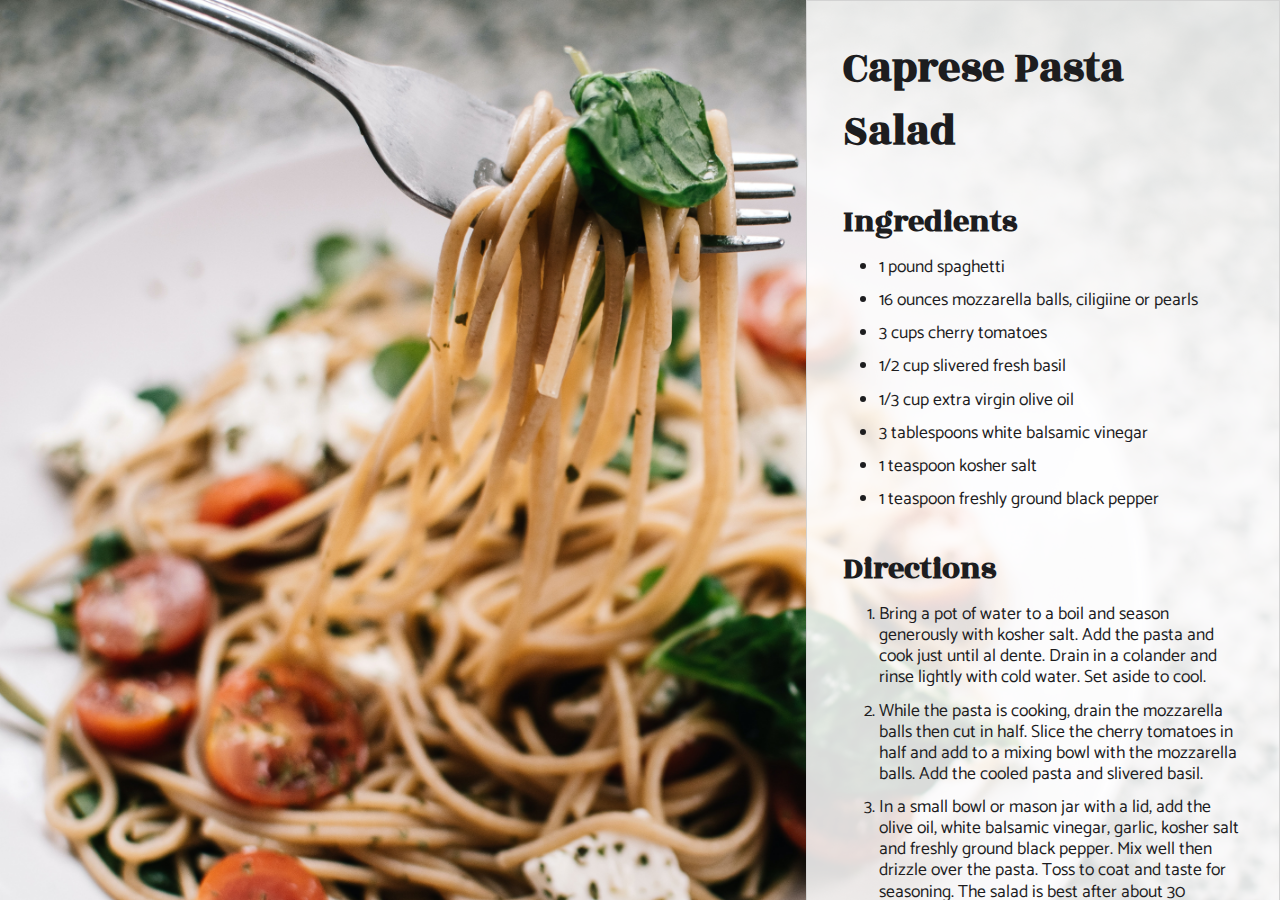
<file: index.html>
<!DOCTYPE html>
<html lang="en">
<head>
    <meta charset="UTF-8">
    <meta http-equiv="X-UA-Compatible" content="IE=edge">
    <meta name="viewport" content="width=device-width, initial-scale=1.0">
    <link rel="stylesheet" href="styles.css">

    <link rel="preconnect" href="https://fonts.googleapis.com">
    <link rel="preconnect" href="https://fonts.gstatic.com" crossorigin>
    <link href="https://fonts.googleapis.com/css2?family=Rozha+One&display=swap" rel="stylesheet"> 
    <link href="https://fonts.googleapis.com/css2?family=Catamaran&display=swap" rel="stylesheet"> 
    <title>Avocado Toast | Ben's Recipes</title>
</head>
<body>
    <div class="container">
    <div id="recipe-wrapper">
        <h1 class="header">Caprese Pasta Salad</h1>
        <h2 class="subheader">Ingredients</h2>
        <ul>
            <li>1 pound spaghetti</li>
            <li>16 ounces mozzarella balls, ciligiine or pearls</li>
            <li>3 cups cherry tomatoes</li>
            <li>1/2 cup slivered fresh basil</li>
            <li>1/3 cup extra virgin olive oil</li>
            <li>3 tablespoons white balsamic vinegar</li>
            <li>1 teaspoon kosher salt</li>
            <li>1 teaspoon freshly ground black pepper</li>
        </ul>
        <h2 class="subheader">Directions</h2>
        <ol>
            <li>Bring a pot of water to a boil and season generously with kosher salt. Add the pasta and cook just until al dente. Drain in a colander and rinse lightly with cold water. Set aside to cool.</li>
            <li>While the pasta is cooking, drain the mozzarella balls then cut in half. Slice the cherry tomatoes in half and add to a mixing bowl with the mozzarella balls. Add the cooled pasta and slivered basil.</li>
            <li>In a small bowl or mason jar with a lid, add the olive oil, white balsamic vinegar, garlic, kosher salt and freshly ground black pepper. Mix well then drizzle over the pasta. Toss to coat and taste for seasoning. The salad is best after about 30 minutes and can be refrigerated for 3 days.</li>
        </ol>
        <a href="https://www.foodiecrush.com/caprese-pasta-salad/" id="source">Modified from source</a>
    </div>
</div>
</body>
</html>
</file>
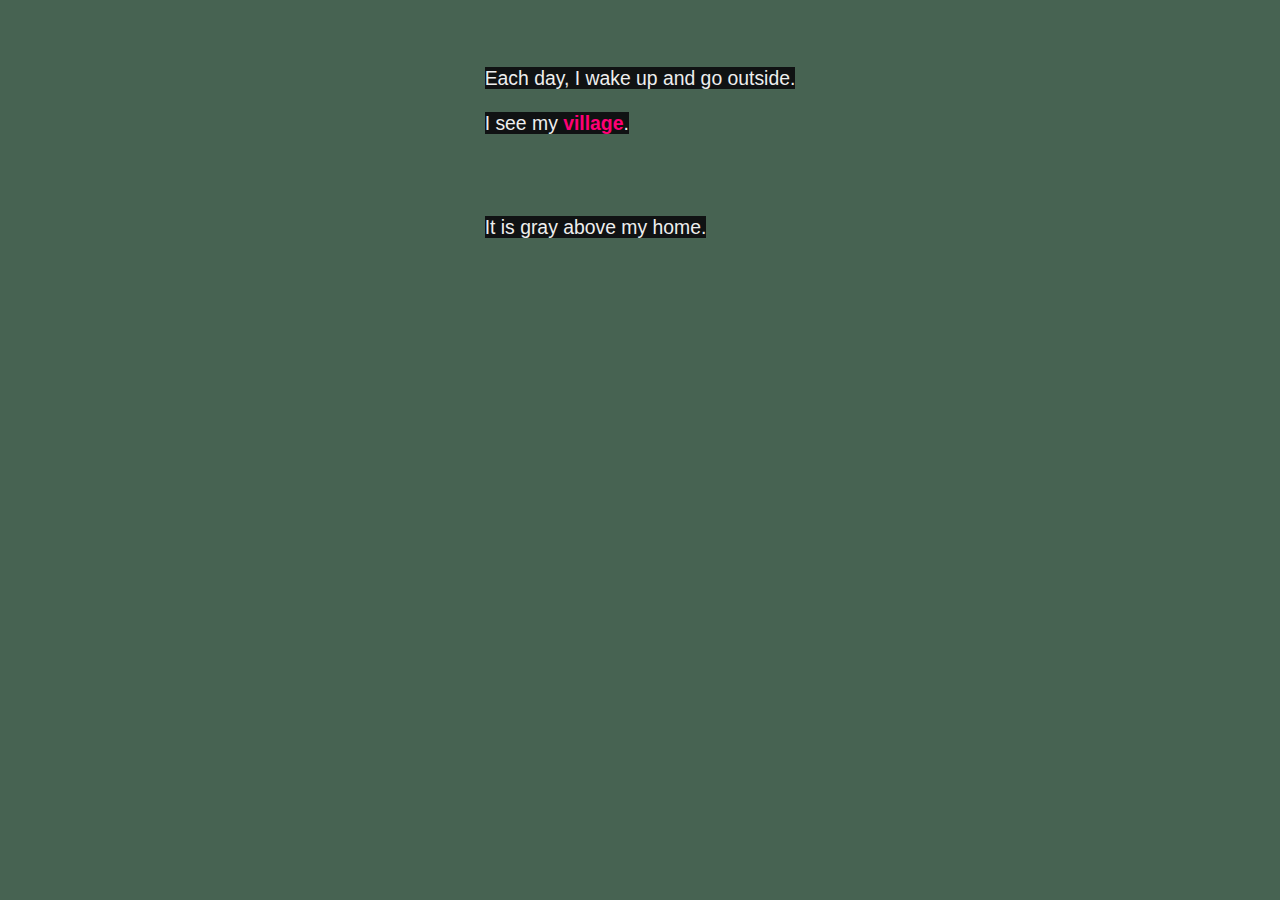
<file: game/my_village.html>
<!DOCTYPE html>
<html>
<head>
<meta charset="utf-8">
<meta content="width=device-width, initial-scale=1" name="viewport">
<title>my_village</title>
<style title="Twine CSS">@keyframes appear{0%{opacity:0}to{opacity:1}}@keyframes fade-in-out{0%,to{opacity:0}50%{opacity:1}}@keyframes rumble{25%{top:-0.1em}75%{top:0.1em}0%,to{top:0px}}@keyframes shudder{25%{left:0.1em}75%{left:-0.1em}0%,to{left:0px}}@keyframes buoy{25%{top:0.25em}75%{top:-0.25em}0%,to{top:0px}}@keyframes sway{25%{left:0.25em}75%{left:-0.25em}0%,to{left:0px}}@keyframes pulse{0%{transform:scale(0, 0)}20%{transform:scale(1.2, 1.2)}40%{transform:scale(0.9, 0.9)}60%{transform:scale(1.05, 1.05)}80%{transform:scale(0.925, 0.925)}to{transform:scale(1, 1)}}@keyframes zoom-in{0%{transform:scale(0, 0)}to{transform:scale(1, 1)}}@keyframes shudder-in{0%, to{transform:translateX(0em)}5%, 25%, 45%{transform:translateX(-1em)}15%, 35%, 55%{transform:translateX(1em)}65%{transform:translateX(-0.6em)}75%{transform:translateX(0.6em)}85%{transform:translateX(-0.2em)}95%{transform:translateX(0.2em)}}@keyframes rumble-in{0%, to{transform:translateY(0em)}5%, 25%, 45%{transform:translateY(-1em)}15%, 35%, 55%{transform:translateY(1em)}65%{transform:translateY(-0.6em)}75%{transform:translateY(0.6em)}85%{transform:translateY(-0.2em)}95%{transform:translateY(0.2em)}}@keyframes fidget{0%, 8.1%, 82.1%, 31.1%, 38.1%, 44.1%, 40.1%, 47.1%, 74.1%, 16.1%, 27.1%, 72.1%, 24.1%, 95.1%, 6.1%, 36.1%, 20.1%, 4.1%, 91.1%, 14.1%, 87.1%, to{left:0px;top:0px}8%, 82%, 31%, 38%, 44%{left:-1px}40%, 47%, 74%, 16%, 27%{left:1px}72%, 24%, 95%, 6%, 36%{top:-1px}20%, 4%, 91%, 14%, 87%{top:1px}}@keyframes slide-right{0%{transform:translateX(-100vw)}}@keyframes slide-left{0%{transform:translateX(100vw)}}@keyframes slide-up{0%{transform:translateY(100vh)}}@keyframes slide-down{0%{transform:translateY(-100vh)}}@keyframes fade-right{0%{opacity:0;transform:translateX(-1em)}to{opacity:1}}@keyframes fade-left{0%{opacity:0;transform:translateX(1em)}to{opacity:1}}@keyframes fade-up{0%{opacity:0;transform:translateY(1em)}to{opacity:1}}@keyframes fade-down{0%{opacity:0;transform:translateY(-1em)}to{opacity:1}}@keyframes flicker{0%,29%,31%,63%,65%,77%,79%,86%,88%,91%,93%{opacity:0}30%{opacity:0.2}64%{opacity:0.4}78%{opacity:0.6}87%{opacity:0.8}92%, to{opacity:1}}@keyframes blur{0%{filter:blur(2rem);opacity:0}25%{opacity:1}to{filter:blur(0rem);opacity:1}}.dom-debug-mode tw-story,.dom-debug-mode tw-passage,.dom-debug-mode tw-sidebar,.dom-debug-mode tw-include,.dom-debug-mode tw-hook,.dom-debug-mode tw-expression,.dom-debug-mode tw-link,.dom-debug-mode tw-dialog,.dom-debug-mode tw-columns,.dom-debug-mode tw-column,.dom-debug-mode tw-align{outline:1px solid #f5a3da;min-height:32px;display:block !important}.dom-debug-mode tw-story::before,.dom-debug-mode tw-passage::before,.dom-debug-mode tw-sidebar::before,.dom-debug-mode tw-include::before,.dom-debug-mode tw-hook::before,.dom-debug-mode tw-expression::before,.dom-debug-mode tw-link::before,.dom-debug-mode tw-dialog::before,.dom-debug-mode tw-columns::before,.dom-debug-mode tw-column::before,.dom-debug-mode tw-align::before{position:absolute;top:0;left:0;height:16px;background-color:#f5a3da;color:black;font-size:16px;font-weight:normal;font-style:normal;font-family:monospace;display:inline-block;line-height:100%;white-space:pre;z-index:999997}.dom-debug-mode tw-story:hover,.dom-debug-mode tw-passage:hover,.dom-debug-mode tw-sidebar:hover,.dom-debug-mode tw-include:hover,.dom-debug-mode tw-hook:hover,.dom-debug-mode tw-expression:hover,.dom-debug-mode tw-link:hover,.dom-debug-mode tw-dialog:hover,.dom-debug-mode tw-columns:hover,.dom-debug-mode tw-column:hover,.dom-debug-mode tw-align:hover{outline:1px solid #fc9}.dom-debug-mode tw-story:hover::before,.dom-debug-mode tw-passage:hover::before,.dom-debug-mode tw-sidebar:hover::before,.dom-debug-mode tw-include:hover::before,.dom-debug-mode tw-hook:hover::before,.dom-debug-mode tw-expression:hover::before,.dom-debug-mode tw-link:hover::before,.dom-debug-mode tw-dialog:hover::before,.dom-debug-mode tw-columns:hover::before,.dom-debug-mode tw-column:hover::before,.dom-debug-mode tw-align:hover::before{background-color:#fc9;transition:background-color 1s}.dom-debug-mode tw-passage,.dom-debug-mode tw-include,.dom-debug-mode tw-hook,.dom-debug-mode tw-expression,.dom-debug-mode tw-link,.dom-debug-mode tw-dialog,.dom-debug-mode tw-columns,.dom-debug-mode tw-column,.dom-debug-mode tw-align{padding:1em;margin:0}.dom-debug-mode tw-story::before{content:'<tw-story tags="' attr(tags) '">'}.dom-debug-mode tw-passage::before{top:-16px;content:'<tw-passage tags="' attr(tags) '">'}.dom-debug-mode tw-sidebar::before{top:-16px;content:"<tw-sidebar>"}.dom-debug-mode tw-hook::before{content:'<tw-hook name="' attr(name) '">'}.dom-debug-mode tw-expression::before{content:'<tw-expression name="' attr(name) '">'}.dom-debug-mode tw-link::before{content:'<tw-link name="' attr(name) '">'}.dom-debug-mode tw-dialog::before{content:"<tw-dialog>"}.dom-debug-mode tw-columns::before{content:"<tw-columns>"}.dom-debug-mode tw-column::before{content:"<tw-column>"}.dom-debug-mode tw-align::before{content:"<tw-align>"}.dom-debug-mode tw-include::before{content:'<tw-include type="' attr(type) '" title="' attr(title) '">'}.debug-mode tw-expression{display:inline-block !important}.debug-mode tw-expression[type=variable]::after{font-size:0.8rem;padding-left:0.2rem;padding-right:0.2rem;vertical-align:top;content:"$" attr(name)}.debug-mode tw-expression[type=tempVariable]::after{font-size:0.8rem;padding-left:0.2rem;padding-right:0.2rem;vertical-align:top;content:"_" attr(name)}.debug-mode tw-expression[return=boolean]{background-color:rgba(179,179,179,0.2)}.debug-mode tw-expression[return=array]{background-color:rgba(255,102,102,0.2)}.debug-mode tw-expression[return=dataset]{background-color:rgba(255,128,0,0.2)}.debug-mode tw-expression[return=number]{background-color:rgba(255,179,102,0.2)}.debug-mode tw-expression[return=datamap]{background-color:rgba(255,255,102,0.2)}.debug-mode tw-expression[return=changer]{background-color:rgba(179,255,102,0.2)}.debug-mode tw-expression[return=lambda]{background-color:rgba(102,255,102,0.2)}.debug-mode tw-expression[return=hookname]{background-color:rgba(102,255,204,0.2)}.debug-mode tw-expression[return=string]{background-color:rgba(102,255,255,0.2)}.debug-mode tw-expression[return=datatype]{background-color:rgba(102,153,255,0.2)}.debug-mode tw-expression[return=gradient],.debug-mode tw-expression[return=colour]{background-color:rgba(204,102,255,0.2)}.debug-mode tw-expression[return=instant],.debug-mode tw-expression[return=macro]{background-color:rgba(240,117,199,0.2)}.debug-mode tw-expression[return=command]{background-color:rgba(153,153,255,0.2)}.debug-mode tw-expression.false{background-color:rgba(255,0,0,0.2) !important}.debug-mode tw-expression[type=macro]::before{content:"(" attr(name) ":)";padding:0 0.5rem;font-size:1rem;vertical-align:middle;line-height:normal;background-color:inherit;border:1px solid rgba(255,255,255,0.5)}.debug-mode tw-hook{background-color:rgba(0,85,255,0.1) !important}.debug-mode tw-hook::before{font-size:0.8rem;padding-left:0.2rem;padding-right:0.2rem;vertical-align:top;content:"["}.debug-mode tw-hook::after{font-size:0.8rem;padding-left:0.2rem;padding-right:0.2rem;vertical-align:top;content:"]"}.debug-mode tw-hook[name]::after{font-size:0.8rem;padding-left:0.2rem;padding-right:0.2rem;vertical-align:top;content:"]<" attr(name) "|"}.debug-mode tw-pseudo-hook{background-color:rgba(255,170,0,0.1) !important}.debug-mode tw-collapsed::before{font-size:0.8rem;padding-left:0.2rem;padding-right:0.2rem;vertical-align:top;content:"{"}.debug-mode tw-collapsed::after{font-size:0.8rem;padding-left:0.2rem;padding-right:0.2rem;vertical-align:top;content:"}"}.debug-mode tw-verbatim::before,.debug-mode tw-verbatim::after{font-size:0.8rem;padding-left:0.2rem;padding-right:0.2rem;vertical-align:top;content:"`"}.debug-mode tw-align[style*="text-align: center"]{background:linear-gradient(to right, rgba(255,204,189,0) 0%, rgba(255,204,189,0.25) 50%, rgba(255,204,189,0) 100%)}.debug-mode tw-align[style*="text-align: left"]{background:linear-gradient(to right, rgba(255,204,189,0.25) 0%, rgba(255,204,189,0) 100%)}.debug-mode tw-align[style*="text-align: right"]{background:linear-gradient(to right, rgba(255,204,189,0) 0%, rgba(255,204,189,0.25) 100%)}.debug-mode tw-column{background-color:rgba(189,228,255,0.2)}.debug-mode tw-enchantment{animation:enchantment 0.5s infinite;border:1px solid}.debug-mode tw-link::after,.debug-mode tw-broken-link::after{font-size:0.8rem;padding-left:0.2rem;padding-right:0.2rem;vertical-align:top;content:attr(passage-name)}.debug-mode tw-include{background-color:rgba(204,128,51,0.1)}.debug-mode tw-include::before{font-size:0.8rem;padding-left:0.2rem;padding-right:0.2rem;vertical-align:top;content:attr(type) ' "' attr(title) '"'}@keyframes enchantment{0%,to{border-color:#ffb366}50%{border-color:#6fc}}tw-debugger{position:fixed;box-sizing:border-box;bottom:0;right:0;z-index:999999;min-width:10em;min-height:1em;padding:0em 0.5em 0.5em 1em;font-size:1.25em;font-family:sans-serif;color:#000;border-left:solid #000 2px;border-top:solid #000 2px;border-top-left-radius:.5em;background:#fff;opacity:1}tw-debugger select{margin-right:1em;width:12em}tw-debugger button{border-radius:3px;border:solid #999 1px;margin:auto 4px;background-color:#fff;font-size:inherit;color:#000}tw-debugger button.enabled{background-color:#eee;box-shadow:inset #ddd 3px 5px 0.5em}tw-debugger .panel{display:-ms-flexbox;display:flex;-ms-flex-direction:column;flex-direction:column;position:absolute;bottom:100%;left:-2px;right:0;padding:1em;max-height:40vh;overflow-y:scroll;overflow-x:hidden;z-index:999998;background:#fff;border:inherit;border-bottom:solid #999 2px;border-top-left-radius:.5em;border-bottom-left-radius:.5em;font-size:0.8em}tw-debugger .panel:empty,tw-debugger .panel[hidden]{display:none}tw-debugger .panel-source,tw-debugger .panel-row-source{font-family:monospace;overflow-x:scroll;white-space:pre;-ms-flex-preferred-size:100%;flex-basis:100%}tw-debugger .panel-row-source{margin:5px 0}tw-debugger .panel-rows{width:100%;overflow-x:scroll}tw-debugger .panel-rows>*{display:table-row}tw-debugger .panel-rows>div:nth-of-type(2n){background:#EEE}tw-debugger .panel-row-buttons{text-align:right}tw-debugger .panel-variables .panel-rows:empty::before{content:"~ No variables ~";font-style:italic;color:#888;text-align:center}tw-debugger .panel-enchantments .panel-rows:empty::before{content:"~ No enchantments ~";font-style:italic;color:#888;text-align:center}tw-debugger .panel-errors .panel-rows:empty::before{content:"~ No errors... for now. ~";font-style:italic;color:#888;text-align:center}tw-debugger .panel-rows:empty+.panel-variables-bottom{display:none}tw-debugger .panel-storylets:not(.panel-exclusive) .storylet-exclusive,tw-debugger .panel-storylets:not(.panel-urgent) .storylet-urgent{display:none}tw-debugger .panel-variables-bottom{padding-top:5px}tw-debugger .enchantment-row{min-height:1.5em}tw-debugger .variable-path{opacity:0.4}tw-debugger .temporary-variable-scope,tw-debugger .enchantment-local{font-family:sans-serif;font-weight:normal;opacity:0.8;font-size:0.75em}tw-debugger .temporary-variable-scope:not(:empty)::before,tw-debugger .enchantment-local:not(:empty)::before{content:" in "}tw-debugger .variable-name,tw-debugger .enchantment-name{font-family:monospace;font-weight:bold}tw-debugger .variable-type{color:#444;font-weight:normal;text-overflow:ellipsis;overflow:hidden;max-width:10em}tw-debugger .error-row{display:table-row;background-color:rgba(230,101,204,0.3)}tw-debugger .error-row:nth-of-type(2n){background-color:rgba(237,145,219,0.3)}tw-debugger .error-row>*{display:table-cell;padding:0.25em 0.5em}tw-debugger .error-row .error-message{cursor:help}tw-debugger .error-row .error-passage{color:#444}tw-debugger .storylet-row{background-color:rgba(201,233,222,0.3)}tw-debugger .storylet-row:nth-child(2n){background-color:rgba(128,203,178,0.3)}tw-debugger .storylet-row.storylet-closed{font-style:italic;opacity:0.4;background-color:rgba(217,217,217,0.3)}tw-debugger .storylet-row.storylet-closed:nth-child(2n){background-color:rgba(166,166,166,0.3)}.storylet-error tw-debugger .storylet-row{background-color:rgba(230,101,204,0.3)}.storylet-error tw-debugger .storylet-row:nth-child(2n){background-color:rgba(237,145,219,0.3)}tw-debugger .storylet-row .storylet-name,tw-debugger .storylet-row .storylet-value{display:inline-block;width:50%}tw-debugger .tabs{padding-bottom:0.5em}tw-debugger .tab{border-radius:0px 0px 0.5em 0.5em;border-top:none}tw-debugger .resizer{position:absolute;height:3em;border-left:2px solid #ccc;border-right:2px solid #ccc;top:10px;left:4px;width:8px;cursor:ew-resize}tw-dialog{z-index:999997;border:#fff solid 2px;padding:2em;color:#fff;background-color:#000;display:block}@media (min-width: 576px){tw-dialog{max-width:50vw}}tw-dialog input[type=text]{font-size:inherit;width:100%}tw-dialog-links{text-align:right;display:-ms-flexbox;display:flex;-ms-flex-pack:end;justify-content:flex-end}tw-backdrop{z-index:999996;position:fixed;top:0;left:0;right:0;bottom:0;background-color:rgba(0,0,0,0.8);display:-ms-flexbox;display:flex;-ms-flex-align:center;align-items:center;-ms-flex-pack:center;justify-content:center}tw-backdrop ~ tw-backdrop{display:none}tw-link,.link,tw-icon,.enchantment-clickblock{cursor:pointer}tw-link,.enchantment-link{color:#4169E1;font-weight:bold;text-decoration:none;transition:color 0.2s ease-in-out}tw-passage [style^="color"] tw-link:not(:hover),tw-passage [style*=" color"] tw-link:not(:hover),tw-passage [style^="color"][hover="true"] tw-link:hover,tw-passage [style*=" color"][hover="true"] tw-link:hover,tw-passage [style^="color"] .enchantment-link:not(:hover),tw-passage [style*=" color"] .enchantment-link:not(:hover),tw-passage [style^="color"][hover="true"] .enchantment-link:hover,tw-passage [style*=" color"][hover="true"] .enchantment-link:hover{color:inherit}tw-link:hover,.enchantment-link:hover{color:#00bfff}tw-link:active,.enchantment-link:active{color:#DD4B39}.visited{color:#6941e1}tw-passage [style^="color"] .visited:not(:hover),tw-passage [style*=" color"] .visited:not(:hover),tw-passage [style^="color"][hover="true"] .visited:hover,tw-passage [style*=" color"][hover="true"] .visited:hover{color:inherit}.visited:hover{color:#E3E}tw-broken-link{color:#993333;border-bottom:2px solid #993333;cursor:not-allowed}tw-passage [style^="color"] tw-broken-link:not(:hover),tw-passage [style*=" color"] tw-broken-link:not(:hover),tw-passage [style^="color"][hover="true"] tw-broken-link:hover,tw-passage [style*=" color"][hover="true"] tw-broken-link:hover{color:inherit}.enchantment-mouseover{border-bottom:2px dashed #999}.enchantment-mouseout{border:rgba(64,149,191,0.6) 1px solid}.enchantment-mouseout:hover{background-color:rgba(175,197,207,0.75);border:transparent 1px solid;border-radius:0.2em}.enchantment-clickblock{width:100%;height:100%;display:block}.enchantment-clickblock>:not(tw-enchantment)::after{content:"";width:100%;height:100%;top:0;left:0;display:block;box-sizing:border-box;position:absolute;pointer-events:none;color:rgba(65,105,225,0.5);transition:color 0.2s ease-in-out}.enchantment-clickblock>:not(tw-enchantment):hover::after{color:rgba(0,191,255,0.5)}.enchantment-clickblock>:not(tw-enchantment):active::after{color:rgba(222,78,59,0.5)}.enchantment-clickblock>:not(tw-enchantment)::after{box-shadow:inset 0 0 0 0.5vmax}.enchantment-clickblock>tw-passage::after,.enchantment-clickblock>tw-sidebar::after{box-shadow:0 0 0 0.5vmax}.enchantment-mouseoverblock>:not(tw-enchantment)::after{content:"";width:100%;height:100%;top:0;left:0;display:block;box-sizing:border-box;position:absolute;pointer-events:none;border:2px dashed #999}.enchantment-mouseoutblock>:not(tw-enchantment)::after{content:"";width:100%;height:100%;top:0;left:0;display:block;box-sizing:border-box;position:absolute;pointer-events:none;border:rgba(64,149,191,0.6) 2px solid}.enchantment-mouseoutblock:hover>:not(tw-enchantment)::after{content:"";width:100%;height:100%;top:0;left:0;display:block;box-sizing:border-box;position:absolute;pointer-events:none;background-color:rgba(175,197,207,0.75);border:transparent 2px solid;border-radius:0.2em}tw-link.enchantment-button,.enchantment-link.enchantment-button,.enchantment-button:not(.enchantment-link) tw-link,.enchantment-button:not(.enchantment-link) .enchantment-link{border-radius:16px;border-style:solid;border-width:2px;text-align:center;padding:0px 8px;display:block}tw-dialog-links{padding-top:1.5em}tw-dialog-links tw-link{border-radius:16px;border-style:solid;border-width:2px;text-align:center;padding:0px 8px;display:block;display:inline-block}html{margin:0;height:100%;overflow-x:hidden}*,:before,:after{position:relative;box-sizing:inherit}body{margin:0;height:100%}tw-storydata{display:none}tw-story{display:-ms-flexbox;display:flex;-ms-flex-direction:column;flex-direction:column;font:100% Georgia, serif;box-sizing:border-box;width:100%;min-height:100%;font-size:1.5em;line-height:1.5em;padding:5% 5%;overflow:hidden;background-color:#000;color:#fff}tw-story [style*=content-box] *{box-sizing:border-box}@media (min-width: 576px){tw-story{padding:5% 20%}}tw-story tw-consecutive-br{display:block;height:1.6ex;visibility:hidden}tw-story select{background-color:transparent;font:inherit;border-style:solid;padding:2px}tw-story select:not([disabled]){color:inherit}tw-story textarea{resize:none;background-color:transparent;font:inherit;color:inherit;border-style:none;padding:2px}tw-story input[type=checkbox]{transform:scale(1.5);margin:0 0.5em}tw-story tw-noscript{animation:appear 0.8s}tw-passage{display:block}tw-sidebar{text-align:center;display:-ms-flexbox;display:flex;-ms-flex-pack:justify;justify-content:space-between}@media (min-width: 576px){tw-sidebar{left:-5em;width:3em;position:absolute;-ms-flex-direction:column;flex-direction:column}}tw-icon{display:inline-block;margin:0.5em 0;font-size:66px;font-family:"Verdana",sans-serif}tw-icon[alt]{opacity:0.2}tw-icon[alt]:hover{opacity:0.4}tw-icon[data-label]::after{font-weight:bold;content:attr(data-label);font-size:20px;bottom:-20px;left:-50%;white-space:nowrap}tw-meter{display:block}tw-hook:empty,tw-expression:empty{display:none}tw-error{display:inline-block;border-radius:0.2em;padding:0.2em;font-size:1rem;cursor:help;white-space:pre-wrap}tw-error.error{background-color:rgba(223,58,190,0.6);color:#fff}tw-error.warning{background-color:rgba(223,140,58,0.6);color:#fff;display:none}.debug-mode tw-error.warning{display:inline}tw-error-explanation{display:block;font-size:0.8rem;line-height:1rem}tw-open-button,tw-folddown{cursor:pointer;line-height:0em;border-radius:1px;border:1px solid black;font-size:0.8rem;margin:0 0.4rem;padding:2px;white-space:pre}tw-folddown::after{content:"\25b6"}tw-folddown.open::after{content:"\25bc"}tw-open-button::after{content:"Open"}tw-notifier{border-radius:0.2em;padding:0.2em;font-size:1rem;background-color:rgba(223,182,58,0.4);display:none}.debug-mode tw-notifier{display:inline}tw-notifier::before{content:attr(message)}tw-colour{border:1px solid black;display:inline-block;width:1em;height:1em}h1{font-size:3em}h2{font-size:2.25em}h3{font-size:1.75em}h1,h2,h3,h4,h5,h6{line-height:1em;margin:0.3em 0 0.6em 0}pre{font-size:1rem;line-height:initial}small{font-size:70%}big{font-size:120%}mark{color:rgba(0,0,0,0.6);background-color:#ff9}ins{color:rgba(0,0,0,0.6);background-color:rgba(255,242,204,0.5);border-radius:0.5em;box-shadow:0em 0em 0.2em #ffe699;text-decoration:none}center{text-align:center;margin:0 auto;width:60%}blink{text-decoration:none;animation:fade-in-out 1s steps(1, end) infinite alternate}tw-align{display:block}tw-columns{display:-ms-flexbox;display:flex;-ms-flex-direction:row;flex-direction:row;-ms-flex-pack:justify;justify-content:space-between}.transition-in{animation:appear 0ms step-start}.transition-out{animation:appear 0ms step-end}[data-t8n^=dissolve].transition-in,[data-t8n=fade].transition-in{animation:appear .8s}[data-t8n^=dissolve].transition-out,[data-t8n=fade].transition-out{animation:appear .8s reverse}[data-t8n^=shudder].transition-in{display:inline-block !important;animation:shudder-in .8s}[data-t8n^=shudder].transition-out{display:inline-block !important;animation:shudder-in .8s reverse}[data-t8n^=rumble].transition-in{display:inline-block !important;animation:rumble-in .8s}[data-t8n^=rumble].transition-out{display:inline-block !important;animation:rumble-in .8s reverse}[data-t8n^=pulse].transition-in{animation:pulse .8s;display:inline-block !important}[data-t8n^=pulse].transition-out{animation:pulse .8s reverse;display:inline-block !important}[data-t8n^=zoom].transition-in{animation:zoom-in .8s;display:inline-block !important}[data-t8n^=zoom].transition-out{animation:zoom-in .8s reverse;display:inline-block !important}[data-t8n^=blur].transition-in{animation:blur .8s;display:inline-block !important}[data-t8n^=blur].transition-out{animation:blur .8s reverse;display:inline-block !important}[data-t8n^=slideleft].transition-in{animation:slide-left .8s;display:inline-block !important}[data-t8n^=slideleft].transition-out{animation:slide-right .8s reverse;display:inline-block !important}[data-t8n^=slideright].transition-in{animation:slide-right .8s;display:inline-block !important}[data-t8n^=slideright].transition-out{animation:slide-left .8s reverse;display:inline-block !important}[data-t8n^=slideup].transition-in{animation:slide-up .8s;display:inline-block !important}[data-t8n^=slideup].transition-out{animation:slide-down .8s reverse;display:inline-block !important}[data-t8n^=slidedown].transition-in{animation:slide-down .8s;display:inline-block !important}[data-t8n^=slidedown].transition-out{animation:slide-up .8s reverse;display:inline-block !important}[data-t8n^=fadeleft].transition-in{animation:fade-left .8s;display:inline-block !important}[data-t8n^=fadeleft].transition-out{animation:fade-right .8s reverse;display:inline-block !important}[data-t8n^=faderight].transition-in{animation:fade-right .8s;display:inline-block !important}[data-t8n^=faderight].transition-out{animation:fade-left .8s reverse;display:inline-block !important}[data-t8n^=fadeup].transition-in{animation:fade-up .8s;display:inline-block !important}[data-t8n^=fadeup].transition-out{animation:fade-down .8s reverse;display:inline-block !important}[data-t8n^=fadedown].transition-in{animation:fade-down .8s;display:inline-block !important}[data-t8n^=fadedown].transition-out{animation:fade-up .8s reverse;display:inline-block !important}[data-t8n^=flicker].transition-in{animation:flicker .8s}[data-t8n^=flicker].transition-out{animation:flicker .8s reverse}
</style>
</head>
<body>
<tw-story><noscript><tw-noscript>JavaScript needs to be enabled to play my_village.</tw-noscript></noscript></tw-story>
<tw-storydata name="my_village" startnode="1" creator="Twine" creator-version="2.3.12" ifid="939E9943-919A-44E6-90E8-127F47792AD7" zoom="1" format="Harlowe" format-version="3.2.2" options="" hidden><style role="stylesheet" id="twine-user-stylesheet" type="text/twine-css">body, tw-story {
	background-color: #476352; 
	color: #EEEEEE;
	font-family: 'PT Sans Caption', sans-serif;
	font-size: 1.1em;
}

tw-passage {

	max-width: 55em;
	margin: 0 auto 0 auto;

}

tw-link, .enchantment-link { 
  color: #FF0075; 
}

.visited {
    color: #FF0075;
}

tw-story[tags~="begin"] {
background-image: url("https://nilsontcarroll.github.io/twine/images/wall.gif");
   background-repeat: no-repeat;
  background-size:cover;
}
</style><script role="script" id="twine-user-script" type="text/twine-javascript"></script><tw-passagedata pid="1" name="intro" tags="begin" position="366,29" size="100,100">&lt;span style=&quot;background-color: #101213&quot;&gt;Each day, I wake up and go outside.

I see my [[village-&gt;neighborhood]].
&lt;!-- Place the following in your startup tagged passage. --&gt;

&lt;!-- Place the following in the passage where the event happens --&gt;
(if: $event is 1)[It is gray above my home.]
(elseif: $event is 2)[The sun shines.]
(elseif: $event is 3)[A frost covers the ground.]
&lt;/span&gt;
&lt;!--&lt;a href=&quot;https://www.nilsoncarroll.com&quot;&gt;&lt;img src=&quot;https://nilsoncarroll.com/images/perdu.gif&quot; style=&quot;max-width: 10%;&quot;&gt;&lt;/a&gt; --&gt;</tw-passagedata><tw-passagedata pid="2" name="neighborhood" tags="" position="366,204" size="100,100">Within this place:

(if:$basket is false)[there is a [[temple-&gt;temple]] surrounded by strange plants] (if:$basket is true)[there is a [[temple-&gt;temple2]] surrounded by strange plants]

a shallow [[pool-&gt;pool]] of water full of lilies

and a small [[tree-&gt;tree]] on a hill.

(if: $basket is true)[I have a basket]
(if:$water &gt;= 1)[I have $water bowl&#39;s worth of life water]
&lt;img src=&quot;https://nilsontcarroll.github.io/twine/images/wall.gif&quot; width=100%&gt;</tw-passagedata><tw-passagedata pid="3" name="pool" tags="" position="557,192" size="100,100">I wade into the pool.

A water fairy is tending to her crops on the pool&#39;s surface.

(if: $basket is true)[She offers some life water to me. She pours it into the basket. (set: $water to it + 1)]

I [[leave-&gt;neighborhood]] the pool.</tw-passagedata><tw-passagedata pid="4" name="temple" tags="" position="138,171" size="100,100">(set: $basket to true)
&lt;img src=&quot;https://nilsontcarroll.github.io/twine/images/temple.gif&quot; width=100%&gt;
I approach the temple.

Inside, a monk is weaving a basket. She greets me and hands me the basket.

I [[leave-&gt;neighborhood]] the temple.</tw-passagedata><tw-passagedata pid="5" name="tree" tags="" position="309,383" size="100,100">I approach the lone tree on the hill. 

(if: $tree is 0)[It has no leaves.]
(if: $tree is 1)[It has a few leaves on it.]
(if: $tree is 2)[It has several leaves on it.]
(if: $tree is 3)[It is full of leaves and flowers. It does not need any more water.]
(elseif: $water &gt;= 1)[Pour out some life water on to the tree?

[[pour-&gt;Pour some water]]

[[Leave it alone and return-&gt;neighborhood]]]

(if: $water is 0)[I [[leave-&gt;neighborhood]] the tree.]</tw-passagedata><tw-passagedata pid="6" name="temple2" tags="" position="141,295" size="100,100">I re-enter the temple.

Inside, a monk is weaving more baskets.

I [[leave-&gt;neighborhood]] the temple.</tw-passagedata><tw-passagedata pid="7" name="Pour some water" tags="" position="456,380" size="100,100">(set: $tree to it + 1)(set: $water to it -1)
I pour out some life water on to the tree&#39;s base.

I [[leave-&gt;neighborhood]] the tree.</tw-passagedata><tw-passagedata pid="8" name="startup" tags="startup" position="224,28" size="100,100">{
(set: $event to (random: 1, 3))
(set: $basket to false)
(set: $water to 0)
(set: $tree to 0)
}</tw-passagedata></tw-storydata>
<script title="Twine engine code" data-main="harlowe">"use strict";var _slicedToArray=function(){return function(e,t){if(Array.isArray(e))return e;if(Symbol.iterator in Object(e))return function(e,t){var n=[],r=!0,i=!1,a=void 0;try{for(var o,s=e[Symbol.iterator]();!(r=(o=s.next()).done)&&(n.push(o.value),!t||n.length!==t);r=!0);}catch(e){i=!0,a=e}finally{try{!r&&s.return&&s.return()}finally{if(i)throw a}}return n}(e,t);throw new TypeError("Invalid attempt to destructure non-iterable instance")}}(),_typeof="function"==typeof Symbol&&"symbol"==typeof Symbol.iterator?function(e){return typeof e}:function(e){return e&&"function"==typeof Symbol&&e.constructor===Symbol&&e!==Symbol.prototype?"symbol":typeof e};function _defineProperty(e,t,n){return t in e?Object.defineProperty(e,t,{value:n,enumerable:!0,configurable:!0,writable:!0}):e[t]=n,e}function _toConsumableArray(e){if(Array.isArray(e)){for(var t=0,n=Array(e.length);t<e.length;t++)n[t]=e[t];return n}return Array.from(e)}!function(){
/**
 * @license almond 0.3.3 Copyright jQuery Foundation and other contributors.
 * Released under MIT license, http://github.com/requirejs/almond/LICENSE
 */var requirejs,require,define,root,factory;!function(e){var t,n,r,i,a={},o={},s={},c={},u=Object.prototype.hasOwnProperty,l=[].slice,p=/\.js$/;function f(e,t){return u.call(e,t)}function d(e,t){var n,r,i,a,o,c,u,l,f,d,h,y=t&&t.split("/"),m=s.map,g=m&&m["*"]||{};if(e){for(o=(e=e.split("/")).length-1,s.nodeIdCompat&&p.test(e[o])&&(e[o]=e[o].replace(p,"")),"."===e[0].charAt(0)&&y&&(e=y.slice(0,y.length-1).concat(e)),f=0;f<e.length;f++)if("."===(h=e[f]))e.splice(f,1),f-=1;else if(".."===h){if(0===f||1===f&&".."===e[2]||".."===e[f-1])continue;f>0&&(e.splice(f-1,2),f-=2)}e=e.join("/")}if((y||g)&&m){for(f=(n=e.split("/")).length;f>0;f-=1){if(r=n.slice(0,f).join("/"),y)for(d=y.length;d>0;d-=1)if((i=m[y.slice(0,d).join("/")])&&(i=i[r])){a=i,c=f;break}if(a)break;!u&&g&&g[r]&&(u=g[r],l=f)}!a&&u&&(a=u,c=l),a&&(n.splice(0,c,a),e=n.join("/"))}return e}function h(t,r){return function(){var i=l.call(arguments,0);return"string"!=typeof i[0]&&1===i.length&&i.push(null),n.apply(e,i.concat([t,r]))}}function y(e){return function(t){a[e]=t}}function m(n){if(f(o,n)){var r=o[n];delete o[n],c[n]=!0,t.apply(e,r)}if(!f(a,n)&&!f(c,n))throw new Error("No "+n);return a[n]}function g(e){var t,n=e?e.indexOf("!"):-1;return n>-1&&(t=e.substring(0,n),e=e.substring(n+1,e.length)),[t,e]}function v(e){return e?g(e):[]}r=function(e,t){var n,r,i=g(e),a=i[0],o=t[1];return e=i[1],a&&(n=m(a=d(a,o))),a?e=n&&n.normalize?n.normalize(e,(r=o,function(e){return d(e,r)})):d(e,o):(a=(i=g(e=d(e,o)))[0],e=i[1],a&&(n=m(a))),{f:a?a+"!"+e:e,n:e,pr:a,p:n}},i={require:function(e){return h(e)},exports:function(e){var t=a[e];return void 0!==t?t:a[e]={}},module:function(e){return{id:e,uri:"",exports:a[e],config:function(e){return function(){return s&&s.config&&s.config[e]||{}}}(e)}}},t=function(t,n,s,u){var l,p,d,g,b,w,T,S=[],x=void 0===s?"undefined":_typeof(s);if(w=v(u=u||t),"undefined"===x||"function"===x){for(n=!n.length&&s.length?["require","exports","module"]:n,b=0;b<n.length;b+=1)if("require"===(p=(g=r(n[b],w)).f))S[b]=i.require(t);else if("exports"===p)S[b]=i.exports(t),T=!0;else if("module"===p)l=S[b]=i.module(t);else if(f(a,p)||f(o,p)||f(c,p))S[b]=m(p);else{if(!g.p)throw new Error(t+" missing "+p);g.p.load(g.n,h(u,!0),y(p),{}),S[b]=a[p]}d=s?s.apply(a[t],S):void 0,t&&(l&&l.exports!==e&&l.exports!==a[t]?a[t]=l.exports:d===e&&T||(a[t]=d))}else t&&(a[t]=s)},requirejs=require=n=function(a,o,c,u,l){if("string"==typeof a)return i[a]?i[a](o):m(r(a,v(o)).f);if(!a.splice){if((s=a).deps&&n(s.deps,s.callback),!o)return;o.splice?(a=o,o=c,c=null):a=e}return o=o||function(){},"function"==typeof c&&(c=u,u=l),u?t(e,a,o,c):setTimeout(function(){t(e,a,o,c)},4),n},n.config=function(e){return n(e)},requirejs._defined=a,(define=function(e,t,n){if("string"!=typeof e)throw new Error("See almond README: incorrect module build, no module name");t.splice||(n=t,t=[]),f(a,e)||f(o,e)||(o[e]=[e,t,n])}).amd={jQuery:!0}}(),define("almond",function(){}),
/*!
 * https://github.com/paulmillr/es6-shim
 * @license es6-shim Copyright 2013-2016 by Paul Miller (http://paulmillr.com)
 *   and contributors,  MIT License
 * es6-shim: v0.35.4
 * see https://github.com/paulmillr/es6-shim/blob/0.35.3/LICENSE
 * Details and documentation:
 * https://github.com/paulmillr/es6-shim/
 */
root=this,factory=function(){var e,t,n=Function.call.bind(Function.apply),r=Function.call.bind(Function.call),i=Array.isArray,a=Object.keys,o=function(e){try{return e(),!1}catch(e){return!0}},s=function(e){try{return e()}catch(e){return!1}},c=(e=o,function(){return!n(e,this,arguments)}),u=!!Object.defineProperty&&!o(function(){return Object.defineProperty({},"x",{get:function(){}})}),l="foo"===function(){}.name,p=Function.call.bind(Array.prototype.forEach),f=Function.call.bind(Array.prototype.reduce),d=Function.call.bind(Array.prototype.filter),h=Function.call.bind(Array.prototype.some),y=function(e,t,n,r){!r&&t in e||(u?Object.defineProperty(e,t,{configurable:!0,enumerable:!1,writable:!0,value:n}):e[t]=n)},m=function(e,t,n){p(a(t),function(r){var i=t[r];y(e,r,i,!!n)})},g=Function.call.bind(Object.prototype.toString),v="function"==typeof/abc/?function(e){return"function"==typeof e&&"[object Function]"===g(e)}:function(e){return"function"==typeof e},b=function(e,t,n){if(!u)throw new TypeError("getters require true ES5 support");Object.defineProperty(e,t,{configurable:!0,enumerable:!1,get:n})},w=function(e,t,n){if(!u)throw new TypeError("getters require true ES5 support");var r=Object.getOwnPropertyDescriptor(e,t);Object.defineProperty(n,t,{configurable:r.configurable,enumerable:r.enumerable,get:function(){return e[t]},set:function(n){e[t]=n}})},T=function(e,t,n){if(u){var r=Object.getOwnPropertyDescriptor(e,t);r.value=n,Object.defineProperty(e,t,r)}else e[t]=n},S=function(e,t,n){u?Object.defineProperty(e,t,n):"value"in n&&(e[t]=n.value)},x=function(e,t){t&&v(t.toString)&&y(e,"toString",t.toString.bind(t),!0)},k=Object.create||function(e,t){var n=function(){};n.prototype=e;var r=new n;return void 0!==t&&a(t).forEach(function(e){S(r,e,t[e])}),r},O=function(e,t){return!!Object.setPrototypeOf&&s(function(){var n=function t(n){var r=new e(n);return Object.setPrototypeOf(r,t.prototype),r};return Object.setPrototypeOf(n,e),n.prototype=k(e.prototype,{constructor:{value:n}}),t(n)})},j=function(){if("undefined"!=typeof self)return self;if("undefined"!=typeof window)return window;if("undefined"!=typeof global)return global;throw new Error("unable to locate global object")}(),A=j.isFinite,C=Function.call.bind(String.prototype.indexOf),E=Function.apply.bind(Array.prototype.indexOf),_=Function.call.bind(Array.prototype.concat),N=Function.call.bind(String.prototype.slice),P=Function.call.bind(Array.prototype.push),I=Function.apply.bind(Array.prototype.push),M=Function.call.bind(Array.prototype.shift),D=Math.max,R=Math.min,L=Math.floor,q=Math.abs,F=Math.exp,V=Math.log,H=Math.sqrt,z=Function.call.bind(Object.prototype.hasOwnProperty),$=function(){},B=j.Map,W=B&&B.prototype.delete,U=B&&B.prototype.get,G=B&&B.prototype.has,X=B&&B.prototype.set,Y=j.Symbol||{},J=Y.species||"@@species",K=Number.isNaN||function(e){return e!=e},Z=Number.isFinite||function(e){return"number"==typeof e&&A(e)},Q=v(Math.sign)?Math.sign:function(e){var t=Number(e);return 0===t?t:K(t)?t:t<0?-1:1},ee=function(e){var t=Number(e);return t<-1||K(t)?NaN:0===t||t===1/0?t:-1===t?-1/0:1+t-1==0?t:t*(V(1+t)/(1+t-1))},te=function(e){return"[object Arguments]"===g(e)},ne=te(arguments)?te:function(e){return null!==e&&"object"===(void 0===e?"undefined":_typeof(e))&&"number"==typeof e.length&&e.length>=0&&"[object Array]"!==g(e)&&"[object Function]"===g(e.callee)},re=function(e){return null===e||"function"!=typeof e&&"object"!==(void 0===e?"undefined":_typeof(e))},ie=function(e){return"[object String]"===g(e)},ae=function(e){return"[object RegExp]"===g(e)},oe=function(e){return"function"==typeof j.Symbol&&"symbol"===(void 0===e?"undefined":_typeof(e))},se=function(e,t,n){var r=e[t];y(e,t,n,!0),x(e[t],r)},ce="function"==typeof Y&&"function"==typeof Y.for&&oe(Y()),ue=oe(Y.iterator)?Y.iterator:"_es6-shim iterator_";j.Set&&"function"==typeof(new j.Set)["@@iterator"]&&(ue="@@iterator"),j.Reflect||y(j,"Reflect",{},!0);var le,pe=j.Reflect,fe=String,de="undefined"!=typeof document&&document?document.all:null,he=null==de?function(e){return null==e}:function(e){return null==e&&e!==de},ye={Call:function(e,t){var r=arguments.length>2?arguments[2]:[];if(!ye.IsCallable(e))throw new TypeError(e+" is not a function");return n(e,t,r)},RequireObjectCoercible:function(e,t){if(he(e))throw new TypeError(t||"Cannot call method on "+e);return e},TypeIsObject:function(e){return null!=e&&!0!==e&&!1!==e&&("function"==typeof e||"object"===(void 0===e?"undefined":_typeof(e))||e===de)},ToObject:function(e,t){return Object(ye.RequireObjectCoercible(e,t))},IsCallable:v,IsConstructor:function(e){return ye.IsCallable(e)},ToInt32:function(e){return ye.ToNumber(e)>>0},ToUint32:function(e){return ye.ToNumber(e)>>>0},ToNumber:function(e){if("[object Symbol]"===g(e))throw new TypeError("Cannot convert a Symbol value to a number");return+e},ToInteger:function(e){var t=ye.ToNumber(e);return K(t)?0:0!==t&&Z(t)?(t>0?1:-1)*L(q(t)):t},ToLength:function(e){var t=ye.ToInteger(e);return t<=0?0:t>Number.MAX_SAFE_INTEGER?Number.MAX_SAFE_INTEGER:t},SameValue:function(e,t){return e===t?0!==e||1/e==1/t:K(e)&&K(t)},SameValueZero:function(e,t){return e===t||K(e)&&K(t)},IsIterable:function(e){return ye.TypeIsObject(e)&&(void 0!==e[ue]||ne(e))},GetIterator:function(e){if(ne(e))return new t(e,"value");var n=ye.GetMethod(e,ue);if(!ye.IsCallable(n))throw new TypeError("value is not an iterable");var r=ye.Call(n,e);if(!ye.TypeIsObject(r))throw new TypeError("bad iterator");return r},GetMethod:function(e,t){var n=ye.ToObject(e)[t];if(!he(n)){if(!ye.IsCallable(n))throw new TypeError("Method not callable: "+t);return n}},IteratorComplete:function(e){return!!e.done},IteratorClose:function(e,t){var n=ye.GetMethod(e,"return");if(void 0!==n){var r,i;try{r=ye.Call(n,e)}catch(e){i=e}if(!t){if(i)throw i;if(!ye.TypeIsObject(r))throw new TypeError("Iterator's return method returned a non-object.")}}},IteratorNext:function(e){var t=arguments.length>1?e.next(arguments[1]):e.next();if(!ye.TypeIsObject(t))throw new TypeError("bad iterator");return t},IteratorStep:function(e){var t=ye.IteratorNext(e);return!ye.IteratorComplete(t)&&t},Construct:function(e,t,n,r){var i=void 0===n?e:n;if(!r&&pe.construct)return pe.construct(e,t,i);var a=i.prototype;ye.TypeIsObject(a)||(a=Object.prototype);var o=k(a),s=ye.Call(e,o,t);return ye.TypeIsObject(s)?s:o},SpeciesConstructor:function(e,t){var n=e.constructor;if(void 0===n)return t;if(!ye.TypeIsObject(n))throw new TypeError("Bad constructor");var r=n[J];if(he(r))return t;if(!ye.IsConstructor(r))throw new TypeError("Bad @@species");return r},CreateHTML:function(e,t,n,r){var i=ye.ToString(e),a="<"+t;""!==n&&(a+=" "+n+'="'+ye.ToString(r).replace(/"/g,"&quot;")+'"');return a+">"+i+"</"+t+">"},IsRegExp:function(e){if(!ye.TypeIsObject(e))return!1;var t=e[Y.match];return void 0!==t?!!t:ae(e)},ToString:function(e){return fe(e)}};if(u&&ce){var me=function(e){if(oe(Y[e]))return Y[e];var t=Y.for("Symbol."+e);return Object.defineProperty(Y,e,{configurable:!1,enumerable:!1,writable:!1,value:t}),t};if(!oe(Y.search)){var ge=me("search"),ve=String.prototype.search;y(RegExp.prototype,ge,function(e){return ye.Call(ve,e,[this])});se(String.prototype,"search",function(e){var t=ye.RequireObjectCoercible(this);if(!he(e)){var n=ye.GetMethod(e,ge);if(void 0!==n)return ye.Call(n,e,[t])}return ye.Call(ve,t,[ye.ToString(e)])})}if(!oe(Y.replace)){var be=me("replace"),we=String.prototype.replace;y(RegExp.prototype,be,function(e,t){return ye.Call(we,e,[this,t])});se(String.prototype,"replace",function(e,t){var n=ye.RequireObjectCoercible(this);if(!he(e)){var r=ye.GetMethod(e,be);if(void 0!==r)return ye.Call(r,e,[n,t])}return ye.Call(we,n,[ye.ToString(e),t])})}if(!oe(Y.split)){var Te=me("split"),Se=String.prototype.split;y(RegExp.prototype,Te,function(e,t){return ye.Call(Se,e,[this,t])});se(String.prototype,"split",function(e,t){var n=ye.RequireObjectCoercible(this);if(!he(e)){var r=ye.GetMethod(e,Te);if(void 0!==r)return ye.Call(r,e,[n,t])}return ye.Call(Se,n,[ye.ToString(e),t])})}var xe=oe(Y.match),ke=xe&&((le={})[Y.match]=function(){return 42},42!=="a".match(le));if(!xe||ke){var Oe=me("match"),je=String.prototype.match;y(RegExp.prototype,Oe,function(e){return ye.Call(je,e,[this])});se(String.prototype,"match",function(e){var t=ye.RequireObjectCoercible(this);if(!he(e)){var n=ye.GetMethod(e,Oe);if(void 0!==n)return ye.Call(n,e,[t])}return ye.Call(je,t,[ye.ToString(e)])})}}var Ae=function(e,t,n){x(t,e),Object.setPrototypeOf&&Object.setPrototypeOf(e,t),u?p(Object.getOwnPropertyNames(e),function(r){r in $||n[r]||w(e,r,t)}):p(Object.keys(e),function(r){r in $||n[r]||(t[r]=e[r])}),t.prototype=e.prototype,T(e.prototype,"constructor",t)},Ce=function(){return this},Ee=function(e){u&&!z(e,J)&&b(e,J,Ce)},_e=function(e,t){var n=t||function(){return this};y(e,ue,n),!e[ue]&&oe(ue)&&(e[ue]=n)},Ne=function(e,t,n){if(function(e,t,n){u?Object.defineProperty(e,t,{configurable:!0,enumerable:!0,writable:!0,value:n}):e[t]=n}(e,t,n),!ye.SameValue(e[t],n))throw new TypeError("property is nonconfigurable")},Pe=function(e,t,n,r){if(!ye.TypeIsObject(e))throw new TypeError("Constructor requires `new`: "+t.name);var i=t.prototype;ye.TypeIsObject(i)||(i=n);var a=k(i);for(var o in r)if(z(r,o)){var s=r[o];y(a,o,s,!0)}return a};if(String.fromCodePoint&&1!==String.fromCodePoint.length){var Ie=String.fromCodePoint;se(String,"fromCodePoint",function(e){return ye.Call(Ie,this,arguments)})}var Me={fromCodePoint:function(e){for(var t,n=[],r=0,i=arguments.length;r<i;r++){if(t=Number(arguments[r]),!ye.SameValue(t,ye.ToInteger(t))||t<0||t>1114111)throw new RangeError("Invalid code point "+t);t<65536?P(n,String.fromCharCode(t)):(t-=65536,P(n,String.fromCharCode(55296+(t>>10))),P(n,String.fromCharCode(t%1024+56320)))}return n.join("")},raw:function(e){var t=ye.ToObject(e,"bad callSite"),n=ye.ToObject(t.raw,"bad raw value"),r=n.length,i=ye.ToLength(r);if(i<=0)return"";for(var a,o,s,c,u=[],l=0;l<i&&(a=ye.ToString(l),s=ye.ToString(n[a]),P(u,s),!(l+1>=i));)o=l+1<arguments.length?arguments[l+1]:"",c=ye.ToString(o),P(u,c),l+=1;return u.join("")}};String.raw&&"xy"!==String.raw({raw:{0:"x",1:"y",length:2}})&&se(String,"raw",Me.raw),m(String,Me);var De={repeat:function(e){var t=ye.ToString(ye.RequireObjectCoercible(this)),n=ye.ToInteger(e);if(n<0||n>=1/0)throw new RangeError("repeat count must be less than infinity and not overflow maximum string size");return function e(t,n){if(n<1)return"";if(n%2)return e(t,n-1)+t;var r=e(t,n/2);return r+r}(t,n)},startsWith:function(e){var t=ye.ToString(ye.RequireObjectCoercible(this));if(ye.IsRegExp(e))throw new TypeError('Cannot call method "startsWith" with a regex');var n,r=ye.ToString(e);arguments.length>1&&(n=arguments[1]);var i=D(ye.ToInteger(n),0);return N(t,i,i+r.length)===r},endsWith:function(e){var t=ye.ToString(ye.RequireObjectCoercible(this));if(ye.IsRegExp(e))throw new TypeError('Cannot call method "endsWith" with a regex');var n,r=ye.ToString(e),i=t.length;arguments.length>1&&(n=arguments[1]);var a=void 0===n?i:ye.ToInteger(n),o=R(D(a,0),i);return N(t,o-r.length,o)===r},includes:function(e){if(ye.IsRegExp(e))throw new TypeError('"includes" does not accept a RegExp');var t,n=ye.ToString(e);return arguments.length>1&&(t=arguments[1]),-1!==C(this,n,t)},codePointAt:function(e){var t=ye.ToString(ye.RequireObjectCoercible(this)),n=ye.ToInteger(e),r=t.length;if(n>=0&&n<r){var i=t.charCodeAt(n);if(i<55296||i>56319||n+1===r)return i;var a=t.charCodeAt(n+1);return a<56320||a>57343?i:1024*(i-55296)+(a-56320)+65536}}};if(String.prototype.includes&&!1!=="a".includes("a",1/0)&&se(String.prototype,"includes",De.includes),String.prototype.startsWith&&String.prototype.endsWith){var Re=o(function(){return"/a/".startsWith(/a/)}),Le=s(function(){return!1==="abc".startsWith("a",1/0)});Re&&Le||(se(String.prototype,"startsWith",De.startsWith),se(String.prototype,"endsWith",De.endsWith))}ce&&(s(function(){var e=/a/;return e[Y.match]=!1,"/a/".startsWith(e)})||se(String.prototype,"startsWith",De.startsWith),s(function(){var e=/a/;return e[Y.match]=!1,"/a/".endsWith(e)})||se(String.prototype,"endsWith",De.endsWith),s(function(){var e=/a/;return e[Y.match]=!1,"/a/".includes(e)})||se(String.prototype,"includes",De.includes));m(String.prototype,De);var qe=["\t\n\v\f\r \xa0\u1680\u180e\u2000\u2001\u2002\u2003","\u2004\u2005\u2006\u2007\u2008\u2009\u200a\u202f\u205f\u3000\u2028","\u2029\ufeff"].join(""),Fe=new RegExp("(^["+qe+"]+)|(["+qe+"]+$)","g"),Ve=function(){return ye.ToString(ye.RequireObjectCoercible(this)).replace(Fe,"")},He=["\x85","\u200b","\ufffe"].join(""),ze=new RegExp("["+He+"]","g"),$e=/^[-+]0x[0-9a-f]+$/i,Be=He.trim().length!==He.length;y(String.prototype,"trim",Ve,Be);var We=function(e){return{value:e,done:0===arguments.length}},Ue=function(e){ye.RequireObjectCoercible(e),this._s=ye.ToString(e),this._i=0};Ue.prototype.next=function(){var e=this._s,t=this._i;if(void 0===e||t>=e.length)return this._s=void 0,We();var n,r,i=e.charCodeAt(t);return r=i<55296||i>56319||t+1===e.length?1:(n=e.charCodeAt(t+1))<56320||n>57343?1:2,this._i=t+r,We(e.substr(t,r))},_e(Ue.prototype),_e(String.prototype,function(){return new Ue(this)});var Ge={from:function(e){var t,n,i,a,o,s,c=this;if(arguments.length>1&&(t=arguments[1]),void 0===t)n=!1;else{if(!ye.IsCallable(t))throw new TypeError("Array.from: when provided, the second argument must be a function");arguments.length>2&&(i=arguments[2]),n=!0}if(void 0!==(ne(e)||ye.GetMethod(e,ue))){o=ye.IsConstructor(c)?Object(new c):[];var u,l,p=ye.GetIterator(e);for(s=0;!1!==(u=ye.IteratorStep(p));){l=u.value;try{n&&(l=void 0===i?t(l,s):r(t,i,l,s)),o[s]=l}catch(e){throw ye.IteratorClose(p,!0),e}s+=1}a=s}else{var f,d=ye.ToObject(e);for(a=ye.ToLength(d.length),o=ye.IsConstructor(c)?Object(new c(a)):new Array(a),s=0;s<a;++s)f=d[s],n&&(f=void 0===i?t(f,s):r(t,i,f,s)),Ne(o,s,f)}return o.length=a,o},of:function(){for(var e=arguments.length,t=this,n=i(t)||!ye.IsCallable(t)?new Array(e):ye.Construct(t,[e]),r=0;r<e;++r)Ne(n,r,arguments[r]);return n.length=e,n}};m(Array,Ge),Ee(Array),m((t=function(e,t){this.i=0,this.array=e,this.kind=t}).prototype,{next:function(){var e=this.i,n=this.array;if(!(this instanceof t))throw new TypeError("Not an ArrayIterator");if(void 0!==n)for(var r=ye.ToLength(n.length);e<r;e++){var i,a=this.kind;return"key"===a?i=e:"value"===a?i=n[e]:"entry"===a&&(i=[e,n[e]]),this.i=e+1,We(i)}return this.array=void 0,We()}}),_e(t.prototype),Array.of===Ge.of||function(){var e=function(e){this.length=e};e.prototype=[];var t=Array.of.apply(e,[1,2]);return t instanceof e&&2===t.length}()||se(Array,"of",Ge.of);var Xe={copyWithin:function(e,t){var n,r=ye.ToObject(this),i=ye.ToLength(r.length),a=ye.ToInteger(e),o=ye.ToInteger(t),s=a<0?D(i+a,0):R(a,i),c=o<0?D(i+o,0):R(o,i);arguments.length>2&&(n=arguments[2]);var u=void 0===n?i:ye.ToInteger(n),l=u<0?D(i+u,0):R(u,i),p=R(l-c,i-s),f=1;for(c<s&&s<c+p&&(f=-1,c+=p-1,s+=p-1);p>0;)c in r?r[s]=r[c]:delete r[s],c+=f,s+=f,p-=1;return r},fill:function(e){var t,n;arguments.length>1&&(t=arguments[1]),arguments.length>2&&(n=arguments[2]);var r=ye.ToObject(this),i=ye.ToLength(r.length);t=ye.ToInteger(void 0===t?0:t);for(var a=(n=ye.ToInteger(void 0===n?i:n))<0?i+n:n,o=t<0?D(i+t,0):R(t,i);o<i&&o<a;++o)r[o]=e;return r},find:function(e){var t=ye.ToObject(this),n=ye.ToLength(t.length);if(!ye.IsCallable(e))throw new TypeError("Array#find: predicate must be a function");for(var i,a=arguments.length>1?arguments[1]:null,o=0;o<n;o++)if(i=t[o],a){if(r(e,a,i,o,t))return i}else if(e(i,o,t))return i},findIndex:function(e){var t=ye.ToObject(this),n=ye.ToLength(t.length);if(!ye.IsCallable(e))throw new TypeError("Array#findIndex: predicate must be a function");for(var i=arguments.length>1?arguments[1]:null,a=0;a<n;a++)if(i){if(r(e,i,t[a],a,t))return a}else if(e(t[a],a,t))return a;return-1},keys:function(){return new t(this,"key")},values:function(){return new t(this,"value")},entries:function(){return new t(this,"entry")}};if(Array.prototype.keys&&!ye.IsCallable([1].keys().next)&&delete Array.prototype.keys,Array.prototype.entries&&!ye.IsCallable([1].entries().next)&&delete Array.prototype.entries,Array.prototype.keys&&Array.prototype.entries&&!Array.prototype.values&&Array.prototype[ue]&&(m(Array.prototype,{values:Array.prototype[ue]}),oe(Y.unscopables)&&(Array.prototype[Y.unscopables].values=!0)),l&&Array.prototype.values&&"values"!==Array.prototype.values.name){var Ye=Array.prototype.values;se(Array.prototype,"values",function(){return ye.Call(Ye,this,arguments)}),y(Array.prototype,ue,Array.prototype.values,!0)}m(Array.prototype,Xe),1/[!0].indexOf(!0,-0)<0&&y(Array.prototype,"indexOf",function(e){var t=E(this,arguments);return 0===t&&1/t<0?0:t},!0),_e(Array.prototype,function(){return this.values()}),Object.getPrototypeOf&&_e(Object.getPrototypeOf([].values()));var Je,Ke=s(function(){return 0===Array.from({length:-1}).length}),Ze=1===(Je=Array.from([0].entries())).length&&i(Je[0])&&0===Je[0][0]&&0===Je[0][1];if(Ke&&Ze||se(Array,"from",Ge.from),!s(function(){return Array.from([0],void 0)})){var Qe=Array.from;se(Array,"from",function(e){return arguments.length>1&&void 0!==arguments[1]?ye.Call(Qe,this,arguments):r(Qe,this,e)})}var et=-(Math.pow(2,32)-1),tt=function(e,t){var n={length:et};return n[t?(n.length>>>0)-1:0]=!0,s(function(){return r(e,n,function(){throw new RangeError("should not reach here")},[]),!0})};if(!tt(Array.prototype.forEach)){var nt=Array.prototype.forEach;se(Array.prototype,"forEach",function(e){return ye.Call(nt,this.length>=0?this:[],arguments)})}if(!tt(Array.prototype.map)){var rt=Array.prototype.map;se(Array.prototype,"map",function(e){return ye.Call(rt,this.length>=0?this:[],arguments)})}if(!tt(Array.prototype.filter)){var it=Array.prototype.filter;se(Array.prototype,"filter",function(e){return ye.Call(it,this.length>=0?this:[],arguments)})}if(!tt(Array.prototype.some)){var at=Array.prototype.some;se(Array.prototype,"some",function(e){return ye.Call(at,this.length>=0?this:[],arguments)})}if(!tt(Array.prototype.every)){var ot=Array.prototype.every;se(Array.prototype,"every",function(e){return ye.Call(ot,this.length>=0?this:[],arguments)})}if(!tt(Array.prototype.reduce)){var st=Array.prototype.reduce;se(Array.prototype,"reduce",function(e){return ye.Call(st,this.length>=0?this:[],arguments)})}if(!tt(Array.prototype.reduceRight,!0)){var ct=Array.prototype.reduceRight;se(Array.prototype,"reduceRight",function(e){return ye.Call(ct,this.length>=0?this:[],arguments)})}var ut=8!==Number("0o10"),lt=2!==Number("0b10"),pt=h(He,function(e){return 0===Number(e+0+e)});if(ut||lt||pt){var ft=Number,dt=/^0b[01]+$/i,ht=/^0o[0-7]+$/i,yt=dt.test.bind(dt),mt=ht.test.bind(ht),gt=ze.test.bind(ze),vt=$e.test.bind($e),bt=function(){var e=function(t){var n;"string"==typeof(n=arguments.length>0?re(t)?t:function(e){var t;if("function"==typeof e.valueOf&&(t=e.valueOf(),re(t)))return t;if("function"==typeof e.toString&&(t=e.toString(),re(t)))return t;throw new TypeError("No default value")}(t):0)&&(n=ye.Call(Ve,n),yt(n)?n=parseInt(N(n,2),2):mt(n)?n=parseInt(N(n,2),8):(gt(n)||vt(n))&&(n=NaN));var r=this,i=s(function(){return ft.prototype.valueOf.call(r),!0});return r instanceof e&&!i?new ft(n):ft(n)};return e}();Ae(ft,bt,{}),m(bt,{NaN:ft.NaN,MAX_VALUE:ft.MAX_VALUE,MIN_VALUE:ft.MIN_VALUE,NEGATIVE_INFINITY:ft.NEGATIVE_INFINITY,POSITIVE_INFINITY:ft.POSITIVE_INFINITY}),Number=bt,T(j,"Number",bt)}var wt=Math.pow(2,53)-1;m(Number,{MAX_SAFE_INTEGER:wt,MIN_SAFE_INTEGER:-wt,EPSILON:2.220446049250313e-16,parseInt:j.parseInt,parseFloat:j.parseFloat,isFinite:Z,isInteger:function(e){return Z(e)&&ye.ToInteger(e)===e},isSafeInteger:function(e){return Number.isInteger(e)&&q(e)<=Number.MAX_SAFE_INTEGER},isNaN:K}),y(Number,"parseInt",j.parseInt,Number.parseInt!==j.parseInt),1===[,1].find(function(){return!0})&&se(Array.prototype,"find",Xe.find),0!==[,1].findIndex(function(){return!0})&&se(Array.prototype,"findIndex",Xe.findIndex);var Tt,St,xt,kt=Function.bind.call(Function.bind,Object.prototype.propertyIsEnumerable),Ot=function(e,t){u&&kt(e,t)&&Object.defineProperty(e,t,{enumerable:!1})},jt=function(){for(var e=Number(this),t=arguments.length,n=t-e,r=new Array(n<0?0:n),i=e;i<t;++i)r[i-e]=arguments[i];return r},At=function(e){return function(t,n){return t[n]=e[n],t}},Ct=function(e,t){var n,r=a(Object(t));return ye.IsCallable(Object.getOwnPropertySymbols)&&(n=d(Object.getOwnPropertySymbols(Object(t)),kt(t))),f(_(r,n||[]),At(t),e)},Et={assign:function(e,t){var n=ye.ToObject(e,"Cannot convert undefined or null to object");return f(ye.Call(jt,1,arguments),Ct,n)},is:function(e,t){return ye.SameValue(e,t)}};if(Object.assign&&Object.preventExtensions&&function(){var e=Object.preventExtensions({1:2});try{Object.assign(e,"xy")}catch(t){return"y"===e[1]}}()&&se(Object,"assign",Et.assign),m(Object,Et),u){var _t={setPrototypeOf:function(e,t){var n,i=function(e,t){return function(e,t){if(!ye.TypeIsObject(e))throw new TypeError("cannot set prototype on a non-object");if(null!==t&&!ye.TypeIsObject(t))throw new TypeError("can only set prototype to an object or null"+t)}(e,t),r(n,e,t),e};try{n=e.getOwnPropertyDescriptor(e.prototype,"__proto__").set,r(n,{},null)}catch(t){if(e.prototype!=={}.__proto__)return;n=function(e){this.__proto__=e},i.polyfill=i(i({},null),e.prototype)instanceof e}return i}(Object)};m(Object,_t)}if(Object.setPrototypeOf&&Object.getPrototypeOf&&null!==Object.getPrototypeOf(Object.setPrototypeOf({},null))&&null===Object.getPrototypeOf(Object.create(null))&&(Tt=Object.create(null),St=Object.getPrototypeOf,xt=Object.setPrototypeOf,Object.getPrototypeOf=function(e){var t=St(e);return t===Tt?null:t},Object.setPrototypeOf=function(e,t){return xt(e,null===t?Tt:t)},Object.setPrototypeOf.polyfill=!1),!!o(function(){return Object.keys("foo")})){var Nt=Object.keys;se(Object,"keys",function(e){return Nt(ye.ToObject(e))}),a=Object.keys}if(o(function(){return Object.keys(/a/g)})){var Pt=Object.keys;se(Object,"keys",function(e){if(ae(e)){var t=[];for(var n in e)z(e,n)&&P(t,n);return t}return Pt(e)}),a=Object.keys}if(Object.getOwnPropertyNames&&!!o(function(){return Object.getOwnPropertyNames("foo")})){var It="object"===("undefined"==typeof window?"undefined":_typeof(window))?Object.getOwnPropertyNames(window):[],Mt=Object.getOwnPropertyNames;se(Object,"getOwnPropertyNames",function(e){var t=ye.ToObject(e);if("[object Window]"===g(t))try{return Mt(t)}catch(e){return _([],It)}return Mt(t)})}if(Object.getOwnPropertyDescriptor&&!!o(function(){return Object.getOwnPropertyDescriptor("foo","bar")})){var Dt=Object.getOwnPropertyDescriptor;se(Object,"getOwnPropertyDescriptor",function(e,t){return Dt(ye.ToObject(e),t)})}if(Object.seal&&!!o(function(){return Object.seal("foo")})){var Rt=Object.seal;se(Object,"seal",function(e){return ye.TypeIsObject(e)?Rt(e):e})}if(Object.isSealed&&!!o(function(){return Object.isSealed("foo")})){var Lt=Object.isSealed;se(Object,"isSealed",function(e){return!ye.TypeIsObject(e)||Lt(e)})}if(Object.freeze&&!!o(function(){return Object.freeze("foo")})){var qt=Object.freeze;se(Object,"freeze",function(e){return ye.TypeIsObject(e)?qt(e):e})}if(Object.isFrozen&&!!o(function(){return Object.isFrozen("foo")})){var Ft=Object.isFrozen;se(Object,"isFrozen",function(e){return!ye.TypeIsObject(e)||Ft(e)})}if(Object.preventExtensions&&!!o(function(){return Object.preventExtensions("foo")})){var Vt=Object.preventExtensions;se(Object,"preventExtensions",function(e){return ye.TypeIsObject(e)?Vt(e):e})}if(Object.isExtensible&&!!o(function(){return Object.isExtensible("foo")})){var Ht=Object.isExtensible;se(Object,"isExtensible",function(e){return!!ye.TypeIsObject(e)&&Ht(e)})}if(Object.getPrototypeOf&&!!o(function(){return Object.getPrototypeOf("foo")})){var zt=Object.getPrototypeOf;se(Object,"getPrototypeOf",function(e){return zt(ye.ToObject(e))})}var $t,Bt=u&&(($t=Object.getOwnPropertyDescriptor(RegExp.prototype,"flags"))&&ye.IsCallable($t.get));if(u&&!Bt){b(RegExp.prototype,"flags",function(){if(!ye.TypeIsObject(this))throw new TypeError("Method called on incompatible type: must be an object.");var e="";return this.global&&(e+="g"),this.ignoreCase&&(e+="i"),this.multiline&&(e+="m"),this.unicode&&(e+="u"),this.sticky&&(e+="y"),e})}var Wt,Ut=u&&s(function(){return"/a/i"===String(new RegExp(/a/g,"i"))}),Gt=ce&&u&&((Wt=/./)[Y.match]=!1,RegExp(Wt)===Wt),Xt=s(function(){return"/abc/"===RegExp.prototype.toString.call({source:"abc"})}),Yt=Xt&&s(function(){return"/a/b"===RegExp.prototype.toString.call({source:"a",flags:"b"})});if(!Xt||!Yt){var Jt=RegExp.prototype.toString;y(RegExp.prototype,"toString",function(){var e=ye.RequireObjectCoercible(this);return ae(e)?r(Jt,e):"/"+fe(e.source)+"/"+fe(e.flags)},!0),x(RegExp.prototype.toString,Jt)}if(u&&(!Ut||Gt)){var Kt=Object.getOwnPropertyDescriptor(RegExp.prototype,"flags").get,Zt=Object.getOwnPropertyDescriptor(RegExp.prototype,"source")||{},Qt=ye.IsCallable(Zt.get)?Zt.get:function(){return this.source},en=RegExp,tn=function e(t,n){var r=ye.IsRegExp(t);return this instanceof e||!r||void 0!==n||t.constructor!==e?ae(t)?new e(ye.Call(Qt,t),void 0===n?ye.Call(Kt,t):n):(r&&(t.source,void 0===n&&t.flags),new en(t,n)):t};Ae(en,tn,{$input:!0}),RegExp=tn,T(j,"RegExp",tn)}if(u){var nn={input:"$_",lastMatch:"$&",lastParen:"$+",leftContext:"$`",rightContext:"$'"};p(a(nn),function(e){e in RegExp&&!(nn[e]in RegExp)&&b(RegExp,nn[e],function(){return RegExp[e]})})}Ee(RegExp);var rn=1/Number.EPSILON,an=Math.pow(2,-23),on=Math.pow(2,127)*(2-an),sn=Math.pow(2,-126),cn=Math.E,un=Math.LOG2E,ln=Math.LOG10E,pn=Number.prototype.clz;delete Number.prototype.clz;var fn={acosh:function(e){var t=Number(e);if(K(t)||e<1)return NaN;if(1===t)return 0;if(t===1/0)return t;var n=1/(t*t);if(t<2)return ee(t-1+H(1-n)*t);var r=t/2;return ee(r+H(1-n)*r-1)+1/un},asinh:function(e){var t=Number(e);if(0===t||!A(t))return t;var n=q(t),r=n*n,i=Q(t);return n<1?i*ee(n+r/(H(r+1)+1)):i*(ee(n/2+H(1+1/r)*n/2-1)+1/un)},atanh:function(e){var t=Number(e);if(0===t)return t;if(-1===t)return-1/0;if(1===t)return 1/0;if(K(t)||t<-1||t>1)return NaN;var n=q(t);return Q(t)*ee(2*n/(1-n))/2},cbrt:function(e){var t=Number(e);if(0===t)return t;var n,r=t<0;return r&&(t=-t),n=t===1/0?1/0:(t/((n=F(V(t)/3))*n)+2*n)/3,r?-n:n},clz32:function(e){var t=Number(e),n=ye.ToUint32(t);return 0===n?32:pn?ye.Call(pn,n):31-L(V(n+.5)*un)},cosh:function(e){var t=Number(e);if(0===t)return 1;if(K(t))return NaN;if(!A(t))return 1/0;var n=F(q(t)-1);return(n+1/(n*cn*cn))*(cn/2)},expm1:function(e){var t=Number(e);if(t===-1/0)return-1;if(!A(t)||0===t)return t;if(q(t)>.5)return F(t)-1;for(var n=t,r=0,i=1;r+n!==r;)r+=n,n*=t/(i+=1);return r},hypot:function(e,t){for(var n=0,r=0,i=0;i<arguments.length;++i){var a=q(Number(arguments[i]));r<a?(n*=r/a*(r/a),n+=1,r=a):n+=a>0?a/r*(a/r):a}return r===1/0?1/0:r*H(n)},log2:function(e){return V(e)*un},log10:function(e){return V(e)*ln},log1p:ee,sign:Q,sinh:function(e){var t=Number(e);if(!A(t)||0===t)return t;var n=q(t);if(n<1){var r=Math.expm1(n);return Q(t)*r*(1+1/(r+1))/2}var i=F(n-1);return Q(t)*(i-1/(i*cn*cn))*(cn/2)},tanh:function(e){var t=Number(e);return K(t)||0===t?t:t>=20?1:t<=-20?-1:(Math.expm1(t)-Math.expm1(-t))/(F(t)+F(-t))},trunc:function(e){var t=Number(e);return t<0?-L(-t):L(t)},imul:function(e,t){var n=ye.ToUint32(e),r=ye.ToUint32(t),i=65535&n,a=65535&r;return i*a+((n>>>16&65535)*a+i*(r>>>16&65535)<<16>>>0)|0},fround:function(e){var t=Number(e);if(0===t||t===1/0||t===-1/0||K(t))return t;var n=Q(t),r=q(t);if(r<sn)return n*(r/sn/an+rn-rn)*sn*an;var i=(1+an/Number.EPSILON)*r,a=i-(i-r);return a>on||K(a)?n*(1/0):n*a}},dn=function(e,t,n){return q(1-e/t)/Number.EPSILON<(n||8)};m(Math,fn),y(Math,"sinh",fn.sinh,Math.sinh(710)===1/0),y(Math,"cosh",fn.cosh,Math.cosh(710)===1/0),y(Math,"log1p",fn.log1p,-1e-17!==Math.log1p(-1e-17)),y(Math,"asinh",fn.asinh,Math.asinh(-1e7)!==-Math.asinh(1e7)),y(Math,"asinh",fn.asinh,Math.asinh(1e300)===1/0),y(Math,"atanh",fn.atanh,0===Math.atanh(1e-300)),y(Math,"tanh",fn.tanh,-2e-17!==Math.tanh(-2e-17)),y(Math,"acosh",fn.acosh,Math.acosh(Number.MAX_VALUE)===1/0),y(Math,"acosh",fn.acosh,!dn(Math.acosh(1+Number.EPSILON),Math.sqrt(2*Number.EPSILON))),y(Math,"cbrt",fn.cbrt,!dn(Math.cbrt(1e-300),1e-100)),y(Math,"sinh",fn.sinh,-2e-17!==Math.sinh(-2e-17));var hn=Math.expm1(10);y(Math,"expm1",fn.expm1,hn>22025.465794806718||hn<22025.465794806718);var yn=Math.round,mn=0===Math.round(.5-Number.EPSILON/4)&&1===Math.round(Number.EPSILON/3.99-.5),gn=[rn+1,2*rn-1].every(function(e){return Math.round(e)===e});y(Math,"round",function(e){var t=L(e);return e-t<.5?t:-1===t?-0:t+1},!mn||!gn),x(Math.round,yn);var vn=Math.imul;-5!==Math.imul(4294967295,5)&&(Math.imul=fn.imul,x(Math.imul,vn)),2!==Math.imul.length&&se(Math,"imul",function(e,t){return ye.Call(vn,Math,arguments)});var bn,wn,Tn=function(){var e=j.setTimeout;if("function"==typeof e||"object"===(void 0===e?"undefined":_typeof(e))){ye.IsPromise=function(e){return!!ye.TypeIsObject(e)&&void 0!==e._promise};var t,n=function(e){if(!ye.IsConstructor(e))throw new TypeError("Bad promise constructor");var t=this;if(t.resolve=void 0,t.reject=void 0,t.promise=new e(function(e,n){if(void 0!==t.resolve||void 0!==t.reject)throw new TypeError("Bad Promise implementation!");t.resolve=e,t.reject=n}),!ye.IsCallable(t.resolve)||!ye.IsCallable(t.reject))throw new TypeError("Bad promise constructor")};"undefined"!=typeof window&&ye.IsCallable(window.postMessage)&&(t=function(){var e=[];return window.addEventListener("message",function(t){if(t.source===window&&"zero-timeout-message"===t.data){if(t.stopPropagation(),0===e.length)return;M(e)()}},!0),function(t){P(e,t),window.postMessage("zero-timeout-message","*")}});var i,a,o,s,c,u=ye.IsCallable(j.setImmediate)?j.setImmediate:"object"===("undefined"==typeof process?"undefined":_typeof(process))&&process.nextTick?process.nextTick:(i=j.Promise,(a=i&&i.resolve&&i.resolve())&&function(e){return a.then(e)}||(ye.IsCallable(t)?t():function(t){e(t,0)})),l=function(e){return e},p=function(e){throw e},f={},d=function(e,t,n){u(function(){h(e,t,n)})},h=function(e,t,n){var r,i;if(t===f)return e(n);try{r=e(n),i=t.resolve}catch(e){r=e,i=t.reject}i(r)},y=function(e,t){var n=e._promise,r=n.reactionLength;if(r>0&&(d(n.fulfillReactionHandler0,n.reactionCapability0,t),n.fulfillReactionHandler0=void 0,n.rejectReactions0=void 0,n.reactionCapability0=void 0,r>1))for(var i=1,a=0;i<r;i++,a+=3)d(n[a+0],n[a+2],t),e[a+0]=void 0,e[a+1]=void 0,e[a+2]=void 0;n.result=t,n.state=1,n.reactionLength=0},g=function(e,t){var n=e._promise,r=n.reactionLength;if(r>0&&(d(n.rejectReactionHandler0,n.reactionCapability0,t),n.fulfillReactionHandler0=void 0,n.rejectReactions0=void 0,n.reactionCapability0=void 0,r>1))for(var i=1,a=0;i<r;i++,a+=3)d(n[a+1],n[a+2],t),e[a+0]=void 0,e[a+1]=void 0,e[a+2]=void 0;n.result=t,n.state=2,n.reactionLength=0},v=function(e){var t=!1;return{resolve:function(n){var r;if(!t){if(t=!0,n===e)return g(e,new TypeError("Self resolution"));if(!ye.TypeIsObject(n))return y(e,n);try{r=n.then}catch(t){return g(e,t)}if(!ye.IsCallable(r))return y(e,n);u(function(){w(e,n,r)})}},reject:function(n){if(!t)return t=!0,g(e,n)}}},b=function(e,t,n,i){e===s?r(e,t,n,i,f):r(e,t,n,i)},w=function(e,t,n){var r=v(e),i=r.resolve,a=r.reject;try{b(n,t,i,a)}catch(e){a(e)}},T=c=function(e){if(!(this instanceof c))throw new TypeError('Constructor Promise requires "new"');if(this&&this._promise)throw new TypeError("Bad construction");if(!ye.IsCallable(e))throw new TypeError("not a valid resolver");var t=Pe(this,c,o,{_promise:{result:void 0,state:0,reactionLength:0,fulfillReactionHandler0:void 0,rejectReactionHandler0:void 0,reactionCapability0:void 0}}),n=v(t),r=n.reject;try{e(n.resolve,r)}catch(e){r(e)}return t};o=T.prototype;var S=function(e,t,n,r){var i=!1;return function(a){i||(i=!0,t[e]=a,0==--r.count&&(0,n.resolve)(t))}};return m(T,{all:function(e){var t=this;if(!ye.TypeIsObject(t))throw new TypeError("Promise is not object");var r,i,a=new n(t);try{return function(e,t,n){for(var r,i,a=e.iterator,o=[],s={count:1},c=0;;){try{if(!1===(r=ye.IteratorStep(a))){e.done=!0;break}i=r.value}catch(t){throw e.done=!0,t}o[c]=void 0;var u=t.resolve(i),l=S(c,o,n,s);s.count+=1,b(u.then,u,l,n.reject),c+=1}0==--s.count&&(0,n.resolve)(o);return n.promise}(i={iterator:r=ye.GetIterator(e),done:!1},t,a)}catch(e){var o=e;if(i&&!i.done)try{ye.IteratorClose(r,!0)}catch(e){o=e}return(0,a.reject)(o),a.promise}},race:function(e){var t=this;if(!ye.TypeIsObject(t))throw new TypeError("Promise is not object");var r,i,a=new n(t);try{return function(e,t,n){for(var r,i,a,o=e.iterator;;){try{if(!1===(r=ye.IteratorStep(o))){e.done=!0;break}i=r.value}catch(t){throw e.done=!0,t}a=t.resolve(i),b(a.then,a,n.resolve,n.reject)}return n.promise}(i={iterator:r=ye.GetIterator(e),done:!1},t,a)}catch(e){var o=e;if(i&&!i.done)try{ye.IteratorClose(r,!0)}catch(e){o=e}return(0,a.reject)(o),a.promise}},reject:function(e){if(!ye.TypeIsObject(this))throw new TypeError("Bad promise constructor");var t=new n(this);return(0,t.reject)(e),t.promise},resolve:function(e){var t=this;if(!ye.TypeIsObject(t))throw new TypeError("Bad promise constructor");if(ye.IsPromise(e)&&e.constructor===t)return e;var r=new n(t);return(0,r.resolve)(e),r.promise}}),m(o,{catch:function(e){return this.then(null,e)},then:function(e,t){if(!ye.IsPromise(this))throw new TypeError("not a promise");var r,i=ye.SpeciesConstructor(this,T);r=arguments.length>2&&arguments[2]===f&&i===T?f:new n(i);var a,o=ye.IsCallable(e)?e:l,s=ye.IsCallable(t)?t:p,c=this._promise;if(0===c.state){if(0===c.reactionLength)c.fulfillReactionHandler0=o,c.rejectReactionHandler0=s,c.reactionCapability0=r;else{var u=3*(c.reactionLength-1);c[u+0]=o,c[u+1]=s,c[u+2]=r}c.reactionLength+=1}else if(1===c.state)a=c.result,d(o,r,a);else{if(2!==c.state)throw new TypeError("unexpected Promise state");a=c.result,d(s,r,a)}return r.promise}}),f=new n(T),s=o.then,T}}();if(j.Promise&&(delete j.Promise.accept,delete j.Promise.defer,delete j.Promise.prototype.chain),"function"==typeof Tn){m(j,{Promise:Tn});var Sn=O(j.Promise,function(e){return e.resolve(42).then(function(){})instanceof e}),xn=!o(function(){return j.Promise.reject(42).then(null,5).then(null,$)}),kn=o(function(){return j.Promise.call(3,$)}),On=function(e){var t=e.resolve(5);t.constructor={};var n=e.resolve(t);try{n.then(null,$).then(null,$)}catch(e){return!0}return t===n}(j.Promise),jn=u&&(bn=0,wn=Object.defineProperty({},"then",{get:function(){bn+=1}}),Promise.resolve(wn),1===bn),An=function e(t){var n=new Promise(t);t(3,function(){}),this.then=n.then,this.constructor=e};An.prototype=Promise.prototype,An.all=Promise.all;var Cn=s(function(){return!!An.all([1,2])});if(Sn&&xn&&kn&&!On&&jn&&!Cn||(Promise=Tn,se(j,"Promise",Tn)),1!==Promise.all.length){var En=Promise.all;se(Promise,"all",function(e){return ye.Call(En,this,arguments)})}if(1!==Promise.race.length){var _n=Promise.race;se(Promise,"race",function(e){return ye.Call(_n,this,arguments)})}if(1!==Promise.resolve.length){var Nn=Promise.resolve;se(Promise,"resolve",function(e){return ye.Call(Nn,this,arguments)})}if(1!==Promise.reject.length){var Pn=Promise.reject;se(Promise,"reject",function(e){return ye.Call(Pn,this,arguments)})}Ot(Promise,"all"),Ot(Promise,"race"),Ot(Promise,"resolve"),Ot(Promise,"reject"),Ee(Promise)}var In,Mn,Dn=function(e){var t=a(f(e,function(e,t){return e[t]=!0,e},{}));return e.join(":")===t.join(":")},Rn=Dn(["z","a","bb"]),Ln=Dn(["z",1,"a","3",2]);if(u){var qn=function(e,t){return t||Rn?he(e)?"^"+ye.ToString(e):"string"==typeof e?"$"+e:"number"==typeof e?Ln?e:"n"+e:"boolean"==typeof e?"b"+e:null:null},Fn=function(){return Object.create?Object.create(null):{}},Vn=function(e,t,n){if(i(n)||ie(n))p(n,function(e){if(!ye.TypeIsObject(e))throw new TypeError("Iterator value "+e+" is not an entry object");t.set(e[0],e[1])});else if(n instanceof e)r(e.prototype.forEach,n,function(e,n){t.set(n,e)});else{var a,o;if(!he(n)){if(o=t.set,!ye.IsCallable(o))throw new TypeError("bad map");a=ye.GetIterator(n)}if(void 0!==a)for(;;){var s=ye.IteratorStep(a);if(!1===s)break;var c=s.value;try{if(!ye.TypeIsObject(c))throw new TypeError("Iterator value "+c+" is not an entry object");r(o,t,c[0],c[1])}catch(e){throw ye.IteratorClose(a,!0),e}}}},Hn=function(e,t,n){if(i(n)||ie(n))p(n,function(e){t.add(e)});else if(n instanceof e)r(e.prototype.forEach,n,function(e){t.add(e)});else{var a,o;if(!he(n)){if(o=t.add,!ye.IsCallable(o))throw new TypeError("bad set");a=ye.GetIterator(n)}if(void 0!==a)for(;;){var s=ye.IteratorStep(a);if(!1===s)break;var c=s.value;try{r(o,t,c)}catch(e){throw ye.IteratorClose(a,!0),e}}}},zn={Map:function(){var e={},t=function(e,t){this.key=e,this.value=t,this.next=null,this.prev=null};t.prototype.isRemoved=function(){return this.key===e};var n,i=function(e,t){if(!ye.TypeIsObject(e)||!function(e){return!!e._es6map}(e))throw new TypeError("Method Map.prototype."+t+" called on incompatible receiver "+ye.ToString(e))},a=function(e,t){i(e,"[[MapIterator]]"),this.head=e._head,this.i=this.head,this.kind=t};_e(a.prototype={isMapIterator:!0,next:function(){if(!this.isMapIterator)throw new TypeError("Not a MapIterator");var e,t=this.i,n=this.kind,r=this.head;if(void 0===this.i)return We();for(;t.isRemoved()&&t!==r;)t=t.prev;for(;t.next!==r;)if(!(t=t.next).isRemoved())return e="key"===n?t.key:"value"===n?t.value:[t.key,t.value],this.i=t,We(e);return this.i=void 0,We()}});var o=function e(){if(!(this instanceof e))throw new TypeError('Constructor Map requires "new"');if(this&&this._es6map)throw new TypeError("Bad construction");var r=Pe(this,e,n,{_es6map:!0,_head:null,_map:B?new B:null,_size:0,_storage:Fn()}),i=new t(null,null);return i.next=i.prev=i,r._head=i,arguments.length>0&&Vn(e,r,arguments[0]),r};return b(n=o.prototype,"size",function(){if(void 0===this._size)throw new TypeError("size method called on incompatible Map");return this._size}),m(n,{get:function(e){var t;i(this,"get");var n=qn(e,!0);if(null!==n)return(t=this._storage[n])?t.value:void 0;if(this._map)return(t=U.call(this._map,e))?t.value:void 0;for(var r=this._head,a=r;(a=a.next)!==r;)if(ye.SameValueZero(a.key,e))return a.value},has:function(e){i(this,"has");var t=qn(e,!0);if(null!==t)return void 0!==this._storage[t];if(this._map)return G.call(this._map,e);for(var n=this._head,r=n;(r=r.next)!==n;)if(ye.SameValueZero(r.key,e))return!0;return!1},set:function(e,n){i(this,"set");var r,a=this._head,o=a,s=qn(e,!0);if(null!==s){if(void 0!==this._storage[s])return this._storage[s].value=n,this;r=this._storage[s]=new t(e,n),o=a.prev}else this._map&&(G.call(this._map,e)?U.call(this._map,e).value=n:(r=new t(e,n),X.call(this._map,e,r),o=a.prev));for(;(o=o.next)!==a;)if(ye.SameValueZero(o.key,e))return o.value=n,this;return r=r||new t(e,n),ye.SameValue(-0,e)&&(r.key=0),r.next=this._head,r.prev=this._head.prev,r.prev.next=r,r.next.prev=r,this._size+=1,this},delete:function(t){i(this,"delete");var n=this._head,r=n,a=qn(t,!0);if(null!==a){if(void 0===this._storage[a])return!1;r=this._storage[a].prev,delete this._storage[a]}else if(this._map){if(!G.call(this._map,t))return!1;r=U.call(this._map,t).prev,W.call(this._map,t)}for(;(r=r.next)!==n;)if(ye.SameValueZero(r.key,t))return r.key=e,r.value=e,r.prev.next=r.next,r.next.prev=r.prev,this._size-=1,!0;return!1},clear:function(){i(this,"clear"),this._map=B?new B:null,this._size=0,this._storage=Fn();for(var t=this._head,n=t,r=n.next;(n=r)!==t;)n.key=e,n.value=e,r=n.next,n.next=n.prev=t;t.next=t.prev=t},keys:function(){return i(this,"keys"),new a(this,"key")},values:function(){return i(this,"values"),new a(this,"value")},entries:function(){return i(this,"entries"),new a(this,"key+value")},forEach:function(e){i(this,"forEach");for(var t=arguments.length>1?arguments[1]:null,n=this.entries(),a=n.next();!a.done;a=n.next())t?r(e,t,a.value[1],a.value[0],this):e(a.value[1],a.value[0],this)}}),_e(n,n.entries),o}(),Set:function(){var e,t=function(e,t){if(!ye.TypeIsObject(e)||!function(e){return e._es6set&&void 0!==e._storage}(e))throw new TypeError("Set.prototype."+t+" called on incompatible receiver "+ye.ToString(e))},n=function t(){if(!(this instanceof t))throw new TypeError('Constructor Set requires "new"');if(this&&this._es6set)throw new TypeError("Bad construction");var n=Pe(this,t,e,{_es6set:!0,"[[SetData]]":null,_storage:Fn()});if(!n._es6set)throw new TypeError("bad set");return arguments.length>0&&Hn(t,n,arguments[0]),n};e=n.prototype;var i=function(e){if(!e["[[SetData]]"]){var t=new zn.Map;e["[[SetData]]"]=t,p(a(e._storage),function(e){var n=function(e){var t=e;if("^null"===t)return null;if("^undefined"!==t){var n=t.charAt(0);return"$"===n?N(t,1):"n"===n?+N(t,1):"b"===n?"btrue"===t:+t}}(e);t.set(n,n)}),e["[[SetData]]"]=t}e._storage=null};b(n.prototype,"size",function(){return t(this,"size"),this._storage?a(this._storage).length:(i(this),this["[[SetData]]"].size)}),m(n.prototype,{has:function(e){var n;return t(this,"has"),this._storage&&null!==(n=qn(e))?!!this._storage[n]:(i(this),this["[[SetData]]"].has(e))},add:function(e){var n;return t(this,"add"),this._storage&&null!==(n=qn(e))?(this._storage[n]=!0,this):(i(this),this["[[SetData]]"].set(e,e),this)},delete:function(e){var n;if(t(this,"delete"),this._storage&&null!==(n=qn(e))){var r=z(this._storage,n);return delete this._storage[n]&&r}return i(this),this["[[SetData]]"].delete(e)},clear:function(){t(this,"clear"),this._storage&&(this._storage=Fn()),this["[[SetData]]"]&&this["[[SetData]]"].clear()},values:function(){return t(this,"values"),i(this),new o(this["[[SetData]]"].values())},entries:function(){return t(this,"entries"),i(this),new o(this["[[SetData]]"].entries())},forEach:function(e){t(this,"forEach");var n=arguments.length>1?arguments[1]:null,a=this;i(a),this["[[SetData]]"].forEach(function(t,i){n?r(e,n,i,i,a):e(i,i,a)})}}),y(n.prototype,"keys",n.prototype.values,!0),_e(n.prototype,n.prototype.values);var o=function(e){this.it=e};return o.prototype={isSetIterator:!0,next:function(){if(!this.isSetIterator)throw new TypeError("Not a SetIterator");return this.it.next()}},_e(o.prototype),n}()};if(j.Set&&!Set.prototype.delete&&Set.prototype.remove&&Set.prototype.items&&Set.prototype.map&&Array.isArray((new Set).keys)&&(j.Set=zn.Set),j.Map||j.Set){s(function(){return 2===new Map([[1,2]]).get(1)})||(j.Map=function e(){if(!(this instanceof e))throw new TypeError('Constructor Map requires "new"');var t=new B;return arguments.length>0&&Vn(e,t,arguments[0]),delete t.constructor,Object.setPrototypeOf(t,j.Map.prototype),t},j.Map.prototype=k(B.prototype),y(j.Map.prototype,"constructor",j.Map,!0),x(j.Map,B));var $n=new Map,Bn=((Mn=new Map([[1,0],[2,0],[3,0],[4,0]])).set(-0,Mn),Mn.get(0)===Mn&&Mn.get(-0)===Mn&&Mn.has(0)&&Mn.has(-0)),Wn=$n.set(1,2)===$n;Bn&&Wn||se(Map.prototype,"set",function(e,t){return r(X,this,0===e?0:e,t),this}),Bn||(m(Map.prototype,{get:function(e){return r(U,this,0===e?0:e)},has:function(e){return r(G,this,0===e?0:e)}},!0),x(Map.prototype.get,U),x(Map.prototype.has,G));var Un=new Set,Gn=Set.prototype.delete&&Set.prototype.add&&Set.prototype.has&&((In=Un).delete(0),In.add(-0),!In.has(0)),Xn=Un.add(1)===Un;if(!Gn||!Xn){var Yn=Set.prototype.add;Set.prototype.add=function(e){return r(Yn,this,0===e?0:e),this},x(Set.prototype.add,Yn)}if(!Gn){var Jn=Set.prototype.has;Set.prototype.has=function(e){return r(Jn,this,0===e?0:e)},x(Set.prototype.has,Jn);var Kn=Set.prototype.delete;Set.prototype.delete=function(e){return r(Kn,this,0===e?0:e)},x(Set.prototype.delete,Kn)}var Zn=O(j.Map,function(e){var t=new e([]);return t.set(42,42),t instanceof e}),Qn=Object.setPrototypeOf&&!Zn,er=function(){try{return!(j.Map()instanceof j.Map)}catch(e){return e instanceof TypeError}}();0===j.Map.length&&!Qn&&er||(j.Map=function e(){if(!(this instanceof e))throw new TypeError('Constructor Map requires "new"');var t=new B;return arguments.length>0&&Vn(e,t,arguments[0]),delete t.constructor,Object.setPrototypeOf(t,e.prototype),t},j.Map.prototype=B.prototype,y(j.Map.prototype,"constructor",j.Map,!0),x(j.Map,B));var tr=O(j.Set,function(e){var t=new e([]);return t.add(42,42),t instanceof e}),nr=Object.setPrototypeOf&&!tr,rr=function(){try{return!(j.Set()instanceof j.Set)}catch(e){return e instanceof TypeError}}();if(0!==j.Set.length||nr||!rr){var ir=j.Set;j.Set=function e(){if(!(this instanceof e))throw new TypeError('Constructor Set requires "new"');var t=new ir;return arguments.length>0&&Hn(e,t,arguments[0]),delete t.constructor,Object.setPrototypeOf(t,e.prototype),t},j.Set.prototype=ir.prototype,y(j.Set.prototype,"constructor",j.Set,!0),x(j.Set,ir)}var ar=new j.Map,or=!s(function(){return ar.keys().next().done});if(("function"!=typeof j.Map.prototype.clear||0!==(new j.Set).size||0!==ar.size||"function"!=typeof j.Map.prototype.keys||"function"!=typeof j.Set.prototype.keys||"function"!=typeof j.Map.prototype.forEach||"function"!=typeof j.Set.prototype.forEach||c(j.Map)||c(j.Set)||"function"!=typeof ar.keys().next||or||!Zn)&&m(j,{Map:zn.Map,Set:zn.Set},!0),j.Set.prototype.keys!==j.Set.prototype.values&&y(j.Set.prototype,"keys",j.Set.prototype.values,!0),_e(Object.getPrototypeOf((new j.Map).keys())),_e(Object.getPrototypeOf((new j.Set).keys())),l&&"has"!==j.Set.prototype.has.name){var sr=j.Set.prototype.has;se(j.Set.prototype,"has",function(e){return r(sr,this,e)})}}m(j,zn),Ee(j.Map),Ee(j.Set)}var cr=function(e){if(!ye.TypeIsObject(e))throw new TypeError("target must be an object")},ur={apply:function(){return ye.Call(ye.Call,null,arguments)},construct:function(e,t){if(!ye.IsConstructor(e))throw new TypeError("First argument must be a constructor.");var n=arguments.length>2?arguments[2]:e;if(!ye.IsConstructor(n))throw new TypeError("new.target must be a constructor.");return ye.Construct(e,t,n,"internal")},deleteProperty:function(e,t){if(cr(e),u){var n=Object.getOwnPropertyDescriptor(e,t);if(n&&!n.configurable)return!1}return delete e[t]},has:function(e,t){return cr(e),t in e}};Object.getOwnPropertyNames&&Object.assign(ur,{ownKeys:function(e){cr(e);var t=Object.getOwnPropertyNames(e);return ye.IsCallable(Object.getOwnPropertySymbols)&&I(t,Object.getOwnPropertySymbols(e)),t}});var lr=function(e){return!o(e)};if(Object.preventExtensions&&Object.assign(ur,{isExtensible:function(e){return cr(e),Object.isExtensible(e)},preventExtensions:function(e){return cr(e),lr(function(){return Object.preventExtensions(e)})}}),u){var pr=function(e,t,n){var r=Object.getOwnPropertyDescriptor(e,t);if(!r){var i=Object.getPrototypeOf(e);if(null===i)return;return pr(i,t,n)}return"value"in r?r.value:r.get?ye.Call(r.get,n):void 0},fr=function(e,t,n,i){var a=Object.getOwnPropertyDescriptor(e,t);if(!a){var o=Object.getPrototypeOf(e);if(null!==o)return fr(o,t,n,i);a={value:void 0,writable:!0,enumerable:!0,configurable:!0}}return"value"in a?!!a.writable&&(!!ye.TypeIsObject(i)&&(Object.getOwnPropertyDescriptor(i,t)?pe.defineProperty(i,t,{value:n}):pe.defineProperty(i,t,{value:n,writable:!0,enumerable:!0,configurable:!0}))):!!a.set&&(r(a.set,i,n),!0)};Object.assign(ur,{defineProperty:function(e,t,n){return cr(e),lr(function(){return Object.defineProperty(e,t,n)})},getOwnPropertyDescriptor:function(e,t){return cr(e),Object.getOwnPropertyDescriptor(e,t)},get:function(e,t){cr(e);var n=arguments.length>2?arguments[2]:e;return pr(e,t,n)},set:function(e,t,n){cr(e);var r=arguments.length>3?arguments[3]:e;return fr(e,t,n,r)}})}if(Object.getPrototypeOf){var dr=Object.getPrototypeOf;ur.getPrototypeOf=function(e){return cr(e),dr(e)}}if(Object.setPrototypeOf&&ur.getPrototypeOf){Object.assign(ur,{setPrototypeOf:function(e,t){if(cr(e),null!==t&&!ye.TypeIsObject(t))throw new TypeError("proto must be an object or null");return t===pe.getPrototypeOf(e)||!(pe.isExtensible&&!pe.isExtensible(e))&&(!function(e,t){for(var n=t;n;){if(e===n)return!0;n=ur.getPrototypeOf(n)}return!1}(e,t)&&(Object.setPrototypeOf(e,t),!0))}})}Object.keys(ur).forEach(function(e){!function(e,t){ye.IsCallable(j.Reflect[e])?s(function(){return j.Reflect[e](1),j.Reflect[e](NaN),j.Reflect[e](!0),!0})&&se(j.Reflect,e,t):y(j.Reflect,e,t)}(e,ur[e])});var hr=j.Reflect.getPrototypeOf;if(l&&hr&&"getPrototypeOf"!==hr.name&&se(j.Reflect,"getPrototypeOf",function(e){return r(hr,j.Reflect,e)}),j.Reflect.setPrototypeOf&&s(function(){return j.Reflect.setPrototypeOf(1,{}),!0})&&se(j.Reflect,"setPrototypeOf",ur.setPrototypeOf),j.Reflect.defineProperty&&(s(function(){var e=!j.Reflect.defineProperty(1,"test",{value:1}),t="function"!=typeof Object.preventExtensions||!j.Reflect.defineProperty(Object.preventExtensions({}),"test",{});return e&&t})||se(j.Reflect,"defineProperty",ur.defineProperty)),j.Reflect.construct&&(s(function(){var e=function(){};return j.Reflect.construct(function(){},[],e)instanceof e})||se(j.Reflect,"construct",ur.construct)),"Invalid Date"!==String(new Date(NaN))){var yr=Date.prototype.toString;se(Date.prototype,"toString",function(){var e=+this;return e!=e?"Invalid Date":ye.Call(yr,this)})}var mr={anchor:function(e){return ye.CreateHTML(this,"a","name",e)},big:function(){return ye.CreateHTML(this,"big","","")},blink:function(){return ye.CreateHTML(this,"blink","","")},bold:function(){return ye.CreateHTML(this,"b","","")},fixed:function(){return ye.CreateHTML(this,"tt","","")},fontcolor:function(e){return ye.CreateHTML(this,"font","color",e)},fontsize:function(e){return ye.CreateHTML(this,"font","size",e)},italics:function(){return ye.CreateHTML(this,"i","","")},link:function(e){return ye.CreateHTML(this,"a","href",e)},small:function(){return ye.CreateHTML(this,"small","","")},strike:function(){return ye.CreateHTML(this,"strike","","")},sub:function(){return ye.CreateHTML(this,"sub","","")},sup:function(){return ye.CreateHTML(this,"sup","","")}};p(Object.keys(mr),function(e){var t=String.prototype[e],n=!1;if(ye.IsCallable(t)){var i=r(t,"",' " '),a=_([],i.match(/"/g)).length;n=i!==i.toLowerCase()||a>2}else n=!0;n&&se(String.prototype,e,mr[e])});var gr=function(){if(!ce)return!1;var e="object"===("undefined"==typeof JSON?"undefined":_typeof(JSON))&&"function"==typeof JSON.stringify?JSON.stringify:null;if(!e)return!1;if(void 0!==e(Y()))return!0;if("[null]"!==e([Y()]))return!0;var t={a:Y()};return t[Y()]=!0,"{}"!==e(t)}(),vr=s(function(){return!ce||"{}"===JSON.stringify(Object(Y()))&&"[{}]"===JSON.stringify([Object(Y())])});if(gr||!vr){var br=JSON.stringify;se(JSON,"stringify",function(e){if("symbol"!==(void 0===e?"undefined":_typeof(e))){var t;arguments.length>1&&(t=arguments[1]);var n=[e];if(i(t))n.push(t);else{var a=ye.IsCallable(t)?t:null;n.push(function(e,t){var n=a?r(a,this,e,t):t;if("symbol"!==(void 0===n?"undefined":_typeof(n)))return oe(n)?At({})(n):n})}return arguments.length>2&&n.push(arguments[2]),br.apply(this,n)}})}return j},"function"==typeof define&&define.amd?define("es6-shim",factory):"object"===("undefined"==typeof exports?"undefined":_typeof(exports))?module.exports=factory():root.returnExports=factory(),function(e,t){"object"===("undefined"==typeof module?"undefined":_typeof(module))&&"object"===_typeof(module.exports)?module.exports=e.document?t(e,!0):function(e){if(!e.document)throw new Error("jQuery requires a window with a document");return t(e)}:t(e)}("undefined"!=typeof window?window:this,function(e,t){var n=[],r=Object.getPrototypeOf,i=n.slice,a=n.flat?function(e){return n.flat.call(e)}:function(e){return n.concat.apply([],e)},o=n.push,s=n.indexOf,c={},u=c.toString,l=c.hasOwnProperty,p=l.toString,f=p.call(Object),d={},h=function(e){return"function"==typeof e&&"number"!=typeof e.nodeType},y=function(e){return null!=e&&e===e.window},m=e.document,g={type:!0,src:!0,nonce:!0,noModule:!0};function v(e,t,n){var r,i,a=(n=n||m).createElement("script");if(a.text=e,t)for(r in g)(i=t[r]||t.getAttribute&&t.getAttribute(r))&&a.setAttribute(r,i);n.head.appendChild(a).parentNode.removeChild(a)}function b(e){return null==e?e+"":"object"===(void 0===e?"undefined":_typeof(e))||"function"==typeof e?c[u.call(e)]||"object":void 0===e?"undefined":_typeof(e)}var w=function e(t,n){return new e.fn.init(t,n)};function T(e){var t=!!e&&"length"in e&&e.length,n=b(e);return!h(e)&&!y(e)&&("array"===n||0===t||"number"==typeof t&&t>0&&t-1 in e)}w.fn=w.prototype={jquery:"3.5.1",constructor:w,length:0,toArray:function(){return i.call(this)},get:function(e){return null==e?i.call(this):e<0?this[e+this.length]:this[e]},pushStack:function(e){var t=w.merge(this.constructor(),e);return t.prevObject=this,t},each:function(e){return w.each(this,e)},map:function(e){return this.pushStack(w.map(this,function(t,n){return e.call(t,n,t)}))},slice:function(){return this.pushStack(i.apply(this,arguments))},first:function(){return this.eq(0)},last:function(){return this.eq(-1)},even:function(){return this.pushStack(w.grep(this,function(e,t){return(t+1)%2}))},odd:function(){return this.pushStack(w.grep(this,function(e,t){return t%2}))},eq:function(e){var t=this.length,n=+e+(e<0?t:0);return this.pushStack(n>=0&&n<t?[this[n]]:[])},end:function(){return this.prevObject||this.constructor()},push:o,sort:n.sort,splice:n.splice},w.extend=w.fn.extend=function(){var e,t,n,r,i,a,o=arguments[0]||{},s=1,c=arguments.length,u=!1;for("boolean"==typeof o&&(u=o,o=arguments[s]||{},s++),"object"===(void 0===o?"undefined":_typeof(o))||h(o)||(o={}),s===c&&(o=this,s--);s<c;s++)if(null!=(e=arguments[s]))for(t in e)r=e[t],"__proto__"!==t&&o!==r&&(u&&r&&(w.isPlainObject(r)||(i=Array.isArray(r)))?(n=o[t],a=i&&!Array.isArray(n)?[]:i||w.isPlainObject(n)?n:{},i=!1,o[t]=w.extend(u,a,r)):void 0!==r&&(o[t]=r));return o},w.extend({expando:"jQuery"+("3.5.1"+Math.random()).replace(/\D/g,""),isReady:!0,error:function(e){throw new Error(e)},noop:function(){},isPlainObject:function(e){var t,n;return!(!e||"[object Object]"!==u.call(e))&&(!(t=r(e))||"function"==typeof(n=l.call(t,"constructor")&&t.constructor)&&p.call(n)===f)},isEmptyObject:function(e){var t;for(t in e)return!1;return!0},globalEval:function(e,t,n){v(e,{nonce:t&&t.nonce},n)},each:function(e,t){var n,r=0;if(T(e))for(n=e.length;r<n&&!1!==t.call(e[r],r,e[r]);r++);else for(r in e)if(!1===t.call(e[r],r,e[r]))break;return e},makeArray:function(e,t){var n=t||[];return null!=e&&(T(Object(e))?w.merge(n,"string"==typeof e?[e]:e):o.call(n,e)),n},inArray:function(e,t,n){return null==t?-1:s.call(t,e,n)},merge:function(e,t){for(var n=+t.length,r=0,i=e.length;r<n;r++)e[i++]=t[r];return e.length=i,e},grep:function(e,t,n){for(var r=[],i=0,a=e.length,o=!n;i<a;i++)!t(e[i],i)!==o&&r.push(e[i]);return r},map:function(e,t,n){var r,i,o=0,s=[];if(T(e))for(r=e.length;o<r;o++)null!=(i=t(e[o],o,n))&&s.push(i);else for(o in e)null!=(i=t(e[o],o,n))&&s.push(i);return a(s)},guid:1,support:d}),"function"==typeof Symbol&&(w.fn[Symbol.iterator]=n[Symbol.iterator]),w.each("Boolean Number String Function Array Date RegExp Object Error Symbol".split(" "),function(e,t){c["[object "+t+"]"]=t.toLowerCase()});var S=function(e){var t,n,r,i,a,o,s,c,u,l,p,f,d,h,y,m,g,v,b,w="sizzle"+1*new Date,T=e.document,S=0,x=0,k=ce(),O=ce(),j=ce(),A=ce(),C=function(e,t){return e===t&&(p=!0),0},E={}.hasOwnProperty,_=[],N=_.pop,P=_.push,I=_.push,M=_.slice,D=function(e,t){for(var n=0,r=e.length;n<r;n++)if(e[n]===t)return n;return-1},R="checked|selected|async|autofocus|autoplay|controls|defer|disabled|hidden|ismap|loop|multiple|open|readonly|required|scoped",L="[\\x20\\t\\r\\n\\f]",q="(?:\\\\[\\da-fA-F]{1,6}"+L+"?|\\\\[^\\r\\n\\f]|[\\w-]|[^\0-\\x7f])+",F="\\["+L+"*("+q+")(?:"+L+"*([*^$|!~]?=)"+L+"*(?:'((?:\\\\.|[^\\\\'])*)'|\"((?:\\\\.|[^\\\\\"])*)\"|("+q+"))|)"+L+"*\\]",V=":("+q+")(?:\\((('((?:\\\\.|[^\\\\'])*)'|\"((?:\\\\.|[^\\\\\"])*)\")|((?:\\\\.|[^\\\\()[\\]]|"+F+")*)|.*)\\)|)",H=new RegExp(L+"+","g"),z=new RegExp("^"+L+"+|((?:^|[^\\\\])(?:\\\\.)*)"+L+"+$","g"),$=new RegExp("^"+L+"*,"+L+"*"),B=new RegExp("^"+L+"*([>+~]|"+L+")"+L+"*"),W=new RegExp(L+"|>"),U=new RegExp(V),G=new RegExp("^"+q+"$"),X={ID:new RegExp("^#("+q+")"),CLASS:new RegExp("^\\.("+q+")"),TAG:new RegExp("^("+q+"|[*])"),ATTR:new RegExp("^"+F),PSEUDO:new RegExp("^"+V),CHILD:new RegExp("^:(only|first|last|nth|nth-last)-(child|of-type)(?:\\("+L+"*(even|odd|(([+-]|)(\\d*)n|)"+L+"*(?:([+-]|)"+L+"*(\\d+)|))"+L+"*\\)|)","i"),bool:new RegExp("^(?:"+R+")$","i"),needsContext:new RegExp("^"+L+"*[>+~]|:(even|odd|eq|gt|lt|nth|first|last)(?:\\("+L+"*((?:-\\d)?\\d*)"+L+"*\\)|)(?=[^-]|$)","i")},Y=/HTML$/i,J=/^(?:input|select|textarea|button)$/i,K=/^h\d$/i,Z=/^[^{]+\{\s*\[native \w/,Q=/^(?:#([\w-]+)|(\w+)|\.([\w-]+))$/,ee=/[+~]/,te=new RegExp("\\\\[\\da-fA-F]{1,6}"+L+"?|\\\\([^\\r\\n\\f])","g"),ne=function(e,t){var n="0x"+e.slice(1)-65536;return t||(n<0?String.fromCharCode(n+65536):String.fromCharCode(n>>10|55296,1023&n|56320))},re=/([\0-\x1f\x7f]|^-?\d)|^-$|[^\0-\x1f\x7f-\uFFFF\w-]/g,ie=function(e,t){return t?"\0"===e?"\ufffd":e.slice(0,-1)+"\\"+e.charCodeAt(e.length-1).toString(16)+" ":"\\"+e},ae=function(){f()},oe=we(function(e){return!0===e.disabled&&"fieldset"===e.nodeName.toLowerCase()},{dir:"parentNode",next:"legend"});try{I.apply(_=M.call(T.childNodes),T.childNodes),_[T.childNodes.length].nodeType}catch(e){I={apply:_.length?function(e,t){P.apply(e,M.call(t))}:function(e,t){for(var n=e.length,r=0;e[n++]=t[r++];);e.length=n-1}}}function se(e,t,r,i){var a,s,u,l,p,h,g,v=t&&t.ownerDocument,T=t?t.nodeType:9;if(r=r||[],"string"!=typeof e||!e||1!==T&&9!==T&&11!==T)return r;if(!i&&(f(t),t=t||d,y)){if(11!==T&&(p=Q.exec(e)))if(a=p[1]){if(9===T){if(!(u=t.getElementById(a)))return r;if(u.id===a)return r.push(u),r}else if(v&&(u=v.getElementById(a))&&b(t,u)&&u.id===a)return r.push(u),r}else{if(p[2])return I.apply(r,t.getElementsByTagName(e)),r;if((a=p[3])&&n.getElementsByClassName&&t.getElementsByClassName)return I.apply(r,t.getElementsByClassName(a)),r}if(n.qsa&&!A[e+" "]&&(!m||!m.test(e))&&(1!==T||"object"!==t.nodeName.toLowerCase())){if(g=e,v=t,1===T&&(W.test(e)||B.test(e))){for((v=ee.test(e)&&ge(t.parentNode)||t)===t&&n.scope||((l=t.getAttribute("id"))?l=l.replace(re,ie):t.setAttribute("id",l=w)),s=(h=o(e)).length;s--;)h[s]=(l?"#"+l:":scope")+" "+be(h[s]);g=h.join(",")}try{return I.apply(r,v.querySelectorAll(g)),r}catch(t){A(e,!0)}finally{l===w&&t.removeAttribute("id")}}}return c(e.replace(z,"$1"),t,r,i)}function ce(){var e=[];return function t(n,i){return e.push(n+" ")>r.cacheLength&&delete t[e.shift()],t[n+" "]=i}}function ue(e){return e[w]=!0,e}function le(e){var t=d.createElement("fieldset");try{return!!e(t)}catch(e){return!1}finally{t.parentNode&&t.parentNode.removeChild(t),t=null}}function pe(e,t){for(var n=e.split("|"),i=n.length;i--;)r.attrHandle[n[i]]=t}function fe(e,t){var n=t&&e,r=n&&1===e.nodeType&&1===t.nodeType&&e.sourceIndex-t.sourceIndex;if(r)return r;if(n)for(;n=n.nextSibling;)if(n===t)return-1;return e?1:-1}function de(e){return function(t){return"input"===t.nodeName.toLowerCase()&&t.type===e}}function he(e){return function(t){var n=t.nodeName.toLowerCase();return("input"===n||"button"===n)&&t.type===e}}function ye(e){return function(t){return"form"in t?t.parentNode&&!1===t.disabled?"label"in t?"label"in t.parentNode?t.parentNode.disabled===e:t.disabled===e:t.isDisabled===e||t.isDisabled!==!e&&oe(t)===e:t.disabled===e:"label"in t&&t.disabled===e}}function me(e){return ue(function(t){return t=+t,ue(function(n,r){for(var i,a=e([],n.length,t),o=a.length;o--;)n[i=a[o]]&&(n[i]=!(r[i]=n[i]))})})}function ge(e){return e&&void 0!==e.getElementsByTagName&&e}for(t in n=se.support={},a=se.isXML=function(e){var t=e.namespaceURI,n=(e.ownerDocument||e).documentElement;return!Y.test(t||n&&n.nodeName||"HTML")},f=se.setDocument=function(e){var t,i,o=e?e.ownerDocument||e:T;return o!=d&&9===o.nodeType&&o.documentElement?(h=(d=o).documentElement,y=!a(d),T!=d&&(i=d.defaultView)&&i.top!==i&&(i.addEventListener?i.addEventListener("unload",ae,!1):i.attachEvent&&i.attachEvent("onunload",ae)),n.scope=le(function(e){return h.appendChild(e).appendChild(d.createElement("div")),void 0!==e.querySelectorAll&&!e.querySelectorAll(":scope fieldset div").length}),n.attributes=le(function(e){return e.className="i",!e.getAttribute("className")}),n.getElementsByTagName=le(function(e){return e.appendChild(d.createComment("")),!e.getElementsByTagName("*").length}),n.getElementsByClassName=Z.test(d.getElementsByClassName),n.getById=le(function(e){return h.appendChild(e).id=w,!d.getElementsByName||!d.getElementsByName(w).length}),n.getById?(r.filter.ID=function(e){var t=e.replace(te,ne);return function(e){return e.getAttribute("id")===t}},r.find.ID=function(e,t){if(void 0!==t.getElementById&&y){var n=t.getElementById(e);return n?[n]:[]}}):(r.filter.ID=function(e){var t=e.replace(te,ne);return function(e){var n=void 0!==e.getAttributeNode&&e.getAttributeNode("id");return n&&n.value===t}},r.find.ID=function(e,t){if(void 0!==t.getElementById&&y){var n,r,i,a=t.getElementById(e);if(a){if((n=a.getAttributeNode("id"))&&n.value===e)return[a];for(i=t.getElementsByName(e),r=0;a=i[r++];)if((n=a.getAttributeNode("id"))&&n.value===e)return[a]}return[]}}),r.find.TAG=n.getElementsByTagName?function(e,t){return void 0!==t.getElementsByTagName?t.getElementsByTagName(e):n.qsa?t.querySelectorAll(e):void 0}:function(e,t){var n,r=[],i=0,a=t.getElementsByTagName(e);if("*"===e){for(;n=a[i++];)1===n.nodeType&&r.push(n);return r}return a},r.find.CLASS=n.getElementsByClassName&&function(e,t){if(void 0!==t.getElementsByClassName&&y)return t.getElementsByClassName(e)},g=[],m=[],(n.qsa=Z.test(d.querySelectorAll))&&(le(function(e){var t;h.appendChild(e).innerHTML="<a id='"+w+"'></a><select id='"+w+"-\r\\' msallowcapture=''><option selected=''></option></select>",e.querySelectorAll("[msallowcapture^='']").length&&m.push("[*^$]="+L+"*(?:''|\"\")"),e.querySelectorAll("[selected]").length||m.push("\\["+L+"*(?:value|"+R+")"),e.querySelectorAll("[id~="+w+"-]").length||m.push("~="),(t=d.createElement("input")).setAttribute("name",""),e.appendChild(t),e.querySelectorAll("[name='']").length||m.push("\\["+L+"*name"+L+"*="+L+"*(?:''|\"\")"),e.querySelectorAll(":checked").length||m.push(":checked"),e.querySelectorAll("a#"+w+"+*").length||m.push(".#.+[+~]"),e.querySelectorAll("\\\f"),m.push("[\\r\\n\\f]")}),le(function(e){e.innerHTML="<a href='' disabled='disabled'></a><select disabled='disabled'><option/></select>";var t=d.createElement("input");t.setAttribute("type","hidden"),e.appendChild(t).setAttribute("name","D"),e.querySelectorAll("[name=d]").length&&m.push("name"+L+"*[*^$|!~]?="),2!==e.querySelectorAll(":enabled").length&&m.push(":enabled",":disabled"),h.appendChild(e).disabled=!0,2!==e.querySelectorAll(":disabled").length&&m.push(":enabled",":disabled"),e.querySelectorAll("*,:x"),m.push(",.*:")})),(n.matchesSelector=Z.test(v=h.matches||h.webkitMatchesSelector||h.mozMatchesSelector||h.oMatchesSelector||h.msMatchesSelector))&&le(function(e){n.disconnectedMatch=v.call(e,"*"),v.call(e,"[s!='']:x"),g.push("!=",V)}),m=m.length&&new RegExp(m.join("|")),g=g.length&&new RegExp(g.join("|")),t=Z.test(h.compareDocumentPosition),b=t||Z.test(h.contains)?function(e,t){var n=9===e.nodeType?e.documentElement:e,r=t&&t.parentNode;return e===r||!(!r||1!==r.nodeType||!(n.contains?n.contains(r):e.compareDocumentPosition&&16&e.compareDocumentPosition(r)))}:function(e,t){if(t)for(;t=t.parentNode;)if(t===e)return!0;return!1},C=t?function(e,t){if(e===t)return p=!0,0;var r=!e.compareDocumentPosition-!t.compareDocumentPosition;return r||(1&(r=(e.ownerDocument||e)==(t.ownerDocument||t)?e.compareDocumentPosition(t):1)||!n.sortDetached&&t.compareDocumentPosition(e)===r?e==d||e.ownerDocument==T&&b(T,e)?-1:t==d||t.ownerDocument==T&&b(T,t)?1:l?D(l,e)-D(l,t):0:4&r?-1:1)}:function(e,t){if(e===t)return p=!0,0;var n,r=0,i=e.parentNode,a=t.parentNode,o=[e],s=[t];if(!i||!a)return e==d?-1:t==d?1:i?-1:a?1:l?D(l,e)-D(l,t):0;if(i===a)return fe(e,t);for(n=e;n=n.parentNode;)o.unshift(n);for(n=t;n=n.parentNode;)s.unshift(n);for(;o[r]===s[r];)r++;return r?fe(o[r],s[r]):o[r]==T?-1:s[r]==T?1:0},d):d},se.matches=function(e,t){return se(e,null,null,t)},se.matchesSelector=function(e,t){if(f(e),n.matchesSelector&&y&&!A[t+" "]&&(!g||!g.test(t))&&(!m||!m.test(t)))try{var r=v.call(e,t);if(r||n.disconnectedMatch||e.document&&11!==e.document.nodeType)return r}catch(e){A(t,!0)}return se(t,d,null,[e]).length>0},se.contains=function(e,t){return(e.ownerDocument||e)!=d&&f(e),b(e,t)},se.attr=function(e,t){(e.ownerDocument||e)!=d&&f(e);var i=r.attrHandle[t.toLowerCase()],a=i&&E.call(r.attrHandle,t.toLowerCase())?i(e,t,!y):void 0;return void 0!==a?a:n.attributes||!y?e.getAttribute(t):(a=e.getAttributeNode(t))&&a.specified?a.value:null},se.escape=function(e){return(e+"").replace(re,ie)},se.error=function(e){throw new Error("Syntax error, unrecognized expression: "+e)},se.uniqueSort=function(e){var t,r=[],i=0,a=0;if(p=!n.detectDuplicates,l=!n.sortStable&&e.slice(0),e.sort(C),p){for(;t=e[a++];)t===e[a]&&(i=r.push(a));for(;i--;)e.splice(r[i],1)}return l=null,e},i=se.getText=function(e){var t,n="",r=0,a=e.nodeType;if(a){if(1===a||9===a||11===a){if("string"==typeof e.textContent)return e.textContent;for(e=e.firstChild;e;e=e.nextSibling)n+=i(e)}else if(3===a||4===a)return e.nodeValue}else for(;t=e[r++];)n+=i(t);return n},(r=se.selectors={cacheLength:50,createPseudo:ue,match:X,attrHandle:{},find:{},relative:{">":{dir:"parentNode",first:!0}," ":{dir:"parentNode"},"+":{dir:"previousSibling",first:!0},"~":{dir:"previousSibling"}},preFilter:{ATTR:function(e){return e[1]=e[1].replace(te,ne),e[3]=(e[3]||e[4]||e[5]||"").replace(te,ne),"~="===e[2]&&(e[3]=" "+e[3]+" "),e.slice(0,4)},CHILD:function(e){return e[1]=e[1].toLowerCase(),"nth"===e[1].slice(0,3)?(e[3]||se.error(e[0]),e[4]=+(e[4]?e[5]+(e[6]||1):2*("even"===e[3]||"odd"===e[3])),e[5]=+(e[7]+e[8]||"odd"===e[3])):e[3]&&se.error(e[0]),e},PSEUDO:function(e){var t,n=!e[6]&&e[2];return X.CHILD.test(e[0])?null:(e[3]?e[2]=e[4]||e[5]||"":n&&U.test(n)&&(t=o(n,!0))&&(t=n.indexOf(")",n.length-t)-n.length)&&(e[0]=e[0].slice(0,t),e[2]=n.slice(0,t)),e.slice(0,3))}},filter:{TAG:function(e){var t=e.replace(te,ne).toLowerCase();return"*"===e?function(){return!0}:function(e){return e.nodeName&&e.nodeName.toLowerCase()===t}},CLASS:function(e){var t=k[e+" "];return t||(t=new RegExp("(^|"+L+")"+e+"("+L+"|$)"))&&k(e,function(e){return t.test("string"==typeof e.className&&e.className||void 0!==e.getAttribute&&e.getAttribute("class")||"")})},ATTR:function(e,t,n){return function(r){var i=se.attr(r,e);return null==i?"!="===t:!t||(i+="","="===t?i===n:"!="===t?i!==n:"^="===t?n&&0===i.indexOf(n):"*="===t?n&&i.indexOf(n)>-1:"$="===t?n&&i.slice(-n.length)===n:"~="===t?(" "+i.replace(H," ")+" ").indexOf(n)>-1:"|="===t&&(i===n||i.slice(0,n.length+1)===n+"-"))}},CHILD:function(e,t,n,r,i){var a="nth"!==e.slice(0,3),o="last"!==e.slice(-4),s="of-type"===t;return 1===r&&0===i?function(e){return!!e.parentNode}:function(t,n,c){var u,l,p,f,d,h,y=a!==o?"nextSibling":"previousSibling",m=t.parentNode,g=s&&t.nodeName.toLowerCase(),v=!c&&!s,b=!1;if(m){if(a){for(;y;){for(f=t;f=f[y];)if(s?f.nodeName.toLowerCase()===g:1===f.nodeType)return!1;h=y="only"===e&&!h&&"nextSibling"}return!0}if(h=[o?m.firstChild:m.lastChild],o&&v){for(b=(d=(u=(l=(p=(f=m)[w]||(f[w]={}))[f.uniqueID]||(p[f.uniqueID]={}))[e]||[])[0]===S&&u[1])&&u[2],f=d&&m.childNodes[d];f=++d&&f&&f[y]||(b=d=0)||h.pop();)if(1===f.nodeType&&++b&&f===t){l[e]=[S,d,b];break}}else if(v&&(b=d=(u=(l=(p=(f=t)[w]||(f[w]={}))[f.uniqueID]||(p[f.uniqueID]={}))[e]||[])[0]===S&&u[1]),!1===b)for(;(f=++d&&f&&f[y]||(b=d=0)||h.pop())&&((s?f.nodeName.toLowerCase()!==g:1!==f.nodeType)||!++b||(v&&((l=(p=f[w]||(f[w]={}))[f.uniqueID]||(p[f.uniqueID]={}))[e]=[S,b]),f!==t)););return(b-=i)===r||b%r==0&&b/r>=0}}},PSEUDO:function(e,t){var n,i=r.pseudos[e]||r.setFilters[e.toLowerCase()]||se.error("unsupported pseudo: "+e);return i[w]?i(t):i.length>1?(n=[e,e,"",t],r.setFilters.hasOwnProperty(e.toLowerCase())?ue(function(e,n){for(var r,a=i(e,t),o=a.length;o--;)e[r=D(e,a[o])]=!(n[r]=a[o])}):function(e){return i(e,0,n)}):i}},pseudos:{not:ue(function(e){var t=[],n=[],r=s(e.replace(z,"$1"));return r[w]?ue(function(e,t,n,i){for(var a,o=r(e,null,i,[]),s=e.length;s--;)(a=o[s])&&(e[s]=!(t[s]=a))}):function(e,i,a){return t[0]=e,r(t,null,a,n),t[0]=null,!n.pop()}}),has:ue(function(e){return function(t){return se(e,t).length>0}}),contains:ue(function(e){return e=e.replace(te,ne),function(t){return(t.textContent||i(t)).indexOf(e)>-1}}),lang:ue(function(e){return G.test(e||"")||se.error("unsupported lang: "+e),e=e.replace(te,ne).toLowerCase(),function(t){var n;do{if(n=y?t.lang:t.getAttribute("xml:lang")||t.getAttribute("lang"))return(n=n.toLowerCase())===e||0===n.indexOf(e+"-")}while((t=t.parentNode)&&1===t.nodeType);return!1}}),target:function(t){var n=e.location&&e.location.hash;return n&&n.slice(1)===t.id},root:function(e){return e===h},focus:function(e){return e===d.activeElement&&(!d.hasFocus||d.hasFocus())&&!!(e.type||e.href||~e.tabIndex)},enabled:ye(!1),disabled:ye(!0),checked:function(e){var t=e.nodeName.toLowerCase();return"input"===t&&!!e.checked||"option"===t&&!!e.selected},selected:function(e){return e.parentNode&&e.parentNode.selectedIndex,!0===e.selected},empty:function(e){for(e=e.firstChild;e;e=e.nextSibling)if(e.nodeType<6)return!1;return!0},parent:function(e){return!r.pseudos.empty(e)},header:function(e){return K.test(e.nodeName)},input:function(e){return J.test(e.nodeName)},button:function(e){var t=e.nodeName.toLowerCase();return"input"===t&&"button"===e.type||"button"===t},text:function(e){var t;return"input"===e.nodeName.toLowerCase()&&"text"===e.type&&(null==(t=e.getAttribute("type"))||"text"===t.toLowerCase())},first:me(function(){return[0]}),last:me(function(e,t){return[t-1]}),eq:me(function(e,t,n){return[n<0?n+t:n]}),even:me(function(e,t){for(var n=0;n<t;n+=2)e.push(n);return e}),odd:me(function(e,t){for(var n=1;n<t;n+=2)e.push(n);return e}),lt:me(function(e,t,n){for(var r=n<0?n+t:n>t?t:n;--r>=0;)e.push(r);return e}),gt:me(function(e,t,n){for(var r=n<0?n+t:n;++r<t;)e.push(r);return e})}}).pseudos.nth=r.pseudos.eq,{radio:!0,checkbox:!0,file:!0,password:!0,image:!0})r.pseudos[t]=de(t);for(t in{submit:!0,reset:!0})r.pseudos[t]=he(t);function ve(){}function be(e){for(var t=0,n=e.length,r="";t<n;t++)r+=e[t].value;return r}function we(e,t,n){var r=t.dir,i=t.next,a=i||r,o=n&&"parentNode"===a,s=x++;return t.first?function(t,n,i){for(;t=t[r];)if(1===t.nodeType||o)return e(t,n,i);return!1}:function(t,n,c){var u,l,p,f=[S,s];if(c){for(;t=t[r];)if((1===t.nodeType||o)&&e(t,n,c))return!0}else for(;t=t[r];)if(1===t.nodeType||o)if(l=(p=t[w]||(t[w]={}))[t.uniqueID]||(p[t.uniqueID]={}),i&&i===t.nodeName.toLowerCase())t=t[r]||t;else{if((u=l[a])&&u[0]===S&&u[1]===s)return f[2]=u[2];if(l[a]=f,f[2]=e(t,n,c))return!0}return!1}}function Te(e){return e.length>1?function(t,n,r){for(var i=e.length;i--;)if(!e[i](t,n,r))return!1;return!0}:e[0]}function Se(e,t,n,r,i){for(var a,o=[],s=0,c=e.length,u=null!=t;s<c;s++)(a=e[s])&&(n&&!n(a,r,i)||(o.push(a),u&&t.push(s)));return o}function xe(e,t,n,r,i,a){return r&&!r[w]&&(r=xe(r)),i&&!i[w]&&(i=xe(i,a)),ue(function(a,o,s,c){var u,l,p,f=[],d=[],h=o.length,y=a||function(e,t,n){for(var r=0,i=t.length;r<i;r++)se(e,t[r],n);return n}(t||"*",s.nodeType?[s]:s,[]),m=!e||!a&&t?y:Se(y,f,e,s,c),g=n?i||(a?e:h||r)?[]:o:m;if(n&&n(m,g,s,c),r)for(u=Se(g,d),r(u,[],s,c),l=u.length;l--;)(p=u[l])&&(g[d[l]]=!(m[d[l]]=p));if(a){if(i||e){if(i){for(u=[],l=g.length;l--;)(p=g[l])&&u.push(m[l]=p);i(null,g=[],u,c)}for(l=g.length;l--;)(p=g[l])&&(u=i?D(a,p):f[l])>-1&&(a[u]=!(o[u]=p))}}else g=Se(g===o?g.splice(h,g.length):g),i?i(null,o,g,c):I.apply(o,g)})}function ke(e){for(var t,n,i,a=e.length,o=r.relative[e[0].type],s=o||r.relative[" "],c=o?1:0,l=we(function(e){return e===t},s,!0),p=we(function(e){return D(t,e)>-1},s,!0),f=[function(e,n,r){var i=!o&&(r||n!==u)||((t=n).nodeType?l(e,n,r):p(e,n,r));return t=null,i}];c<a;c++)if(n=r.relative[e[c].type])f=[we(Te(f),n)];else{if((n=r.filter[e[c].type].apply(null,e[c].matches))[w]){for(i=++c;i<a&&!r.relative[e[i].type];i++);return xe(c>1&&Te(f),c>1&&be(e.slice(0,c-1).concat({value:" "===e[c-2].type?"*":""})).replace(z,"$1"),n,c<i&&ke(e.slice(c,i)),i<a&&ke(e=e.slice(i)),i<a&&be(e))}f.push(n)}return Te(f)}return ve.prototype=r.filters=r.pseudos,r.setFilters=new ve,o=se.tokenize=function(e,t){var n,i,a,o,s,c,u,l=O[e+" "];if(l)return t?0:l.slice(0);for(s=e,c=[],u=r.preFilter;s;){for(o in n&&!(i=$.exec(s))||(i&&(s=s.slice(i[0].length)||s),c.push(a=[])),n=!1,(i=B.exec(s))&&(n=i.shift(),a.push({value:n,type:i[0].replace(z," ")}),s=s.slice(n.length)),r.filter)!(i=X[o].exec(s))||u[o]&&!(i=u[o](i))||(n=i.shift(),a.push({value:n,type:o,matches:i}),s=s.slice(n.length));if(!n)break}return t?s.length:s?se.error(e):O(e,c).slice(0)},s=se.compile=function(e,t){var n,i=[],a=[],s=j[e+" "];if(!s){for(t||(t=o(e)),n=t.length;n--;)(s=ke(t[n]))[w]?i.push(s):a.push(s);(s=j(e,function(e,t){var n=t.length>0,i=e.length>0,a=function(a,o,s,c,l){var p,h,m,g=0,v="0",b=a&&[],w=[],T=u,x=a||i&&r.find.TAG("*",l),k=S+=null==T?1:Math.random()||.1,O=x.length;for(l&&(u=o==d||o||l);v!==O&&null!=(p=x[v]);v++){if(i&&p){for(h=0,o||p.ownerDocument==d||(f(p),s=!y);m=e[h++];)if(m(p,o||d,s)){c.push(p);break}l&&(S=k)}n&&((p=!m&&p)&&g--,a&&b.push(p))}if(g+=v,n&&v!==g){for(h=0;m=t[h++];)m(b,w,o,s);if(a){if(g>0)for(;v--;)b[v]||w[v]||(w[v]=N.call(c));w=Se(w)}I.apply(c,w),l&&!a&&w.length>0&&g+t.length>1&&se.uniqueSort(c)}return l&&(S=k,u=T),b};return n?ue(a):a}(a,i))).selector=e}return s},c=se.select=function(e,t,n,i){var a,c,u,l,p,f="function"==typeof e&&e,d=!i&&o(e=f.selector||e);if(n=n||[],1===d.length){if((c=d[0]=d[0].slice(0)).length>2&&"ID"===(u=c[0]).type&&9===t.nodeType&&y&&r.relative[c[1].type]){if(!(t=(r.find.ID(u.matches[0].replace(te,ne),t)||[])[0]))return n;f&&(t=t.parentNode),e=e.slice(c.shift().value.length)}for(a=X.needsContext.test(e)?0:c.length;a--&&(u=c[a],!r.relative[l=u.type]);)if((p=r.find[l])&&(i=p(u.matches[0].replace(te,ne),ee.test(c[0].type)&&ge(t.parentNode)||t))){if(c.splice(a,1),!(e=i.length&&be(c)))return I.apply(n,i),n;break}}return(f||s(e,d))(i,t,!y,n,!t||ee.test(e)&&ge(t.parentNode)||t),n},n.sortStable=w.split("").sort(C).join("")===w,n.detectDuplicates=!!p,f(),n.sortDetached=le(function(e){return 1&e.compareDocumentPosition(d.createElement("fieldset"))}),le(function(e){return e.innerHTML="<a href='#'></a>","#"===e.firstChild.getAttribute("href")})||pe("type|href|height|width",function(e,t,n){if(!n)return e.getAttribute(t,"type"===t.toLowerCase()?1:2)}),n.attributes&&le(function(e){return e.innerHTML="<input/>",e.firstChild.setAttribute("value",""),""===e.firstChild.getAttribute("value")})||pe("value",function(e,t,n){if(!n&&"input"===e.nodeName.toLowerCase())return e.defaultValue}),le(function(e){return null==e.getAttribute("disabled")})||pe(R,function(e,t,n){var r;if(!n)return!0===e[t]?t.toLowerCase():(r=e.getAttributeNode(t))&&r.specified?r.value:null}),se}(e);w.find=S,w.expr=S.selectors,w.expr[":"]=w.expr.pseudos,w.uniqueSort=w.unique=S.uniqueSort,w.text=S.getText,w.isXMLDoc=S.isXML,w.contains=S.contains,w.escapeSelector=S.escape;var x=function(e,t,n){for(var r=[],i=void 0!==n;(e=e[t])&&9!==e.nodeType;)if(1===e.nodeType){if(i&&w(e).is(n))break;r.push(e)}return r},k=function(e,t){for(var n=[];e;e=e.nextSibling)1===e.nodeType&&e!==t&&n.push(e);return n},O=w.expr.match.needsContext;function j(e,t){return e.nodeName&&e.nodeName.toLowerCase()===t.toLowerCase()}var A=/^<([a-z][^\/\0>:\x20\t\r\n\f]*)[\x20\t\r\n\f]*\/?>(?:<\/\1>|)$/i;function C(e,t,n){return h(t)?w.grep(e,function(e,r){return!!t.call(e,r,e)!==n}):t.nodeType?w.grep(e,function(e){return e===t!==n}):"string"!=typeof t?w.grep(e,function(e){return s.call(t,e)>-1!==n}):w.filter(t,e,n)}w.filter=function(e,t,n){var r=t[0];return n&&(e=":not("+e+")"),1===t.length&&1===r.nodeType?w.find.matchesSelector(r,e)?[r]:[]:w.find.matches(e,w.grep(t,function(e){return 1===e.nodeType}))},w.fn.extend({find:function(e){var t,n,r=this.length,i=this;if("string"!=typeof e)return this.pushStack(w(e).filter(function(){for(t=0;t<r;t++)if(w.contains(i[t],this))return!0}));for(n=this.pushStack([]),t=0;t<r;t++)w.find(e,i[t],n);return r>1?w.uniqueSort(n):n},filter:function(e){return this.pushStack(C(this,e||[],!1))},not:function(e){return this.pushStack(C(this,e||[],!0))},is:function(e){return!!C(this,"string"==typeof e&&O.test(e)?w(e):e||[],!1).length}});var E,_=/^(?:\s*(<[\w\W]+>)[^>]*|#([\w-]+))$/;(w.fn.init=function(e,t,n){var r,i;if(!e)return this;if(n=n||E,"string"==typeof e){if(!(r="<"===e[0]&&">"===e[e.length-1]&&e.length>=3?[null,e,null]:_.exec(e))||!r[1]&&t)return!t||t.jquery?(t||n).find(e):this.constructor(t).find(e);if(r[1]){if(t=t instanceof w?t[0]:t,w.merge(this,w.parseHTML(r[1],t&&t.nodeType?t.ownerDocument||t:m,!0)),A.test(r[1])&&w.isPlainObject(t))for(r in t)h(this[r])?this[r](t[r]):this.attr(r,t[r]);return this}return(i=m.getElementById(r[2]))&&(this[0]=i,this.length=1),this}return e.nodeType?(this[0]=e,this.length=1,this):h(e)?void 0!==n.ready?n.ready(e):e(w):w.makeArray(e,this)}).prototype=w.fn,E=w(m);var N=/^(?:parents|prev(?:Until|All))/,P={children:!0,contents:!0,next:!0,prev:!0};function I(e,t){for(;(e=e[t])&&1!==e.nodeType;);return e}w.fn.extend({has:function(e){var t=w(e,this),n=t.length;return this.filter(function(){for(var e=0;e<n;e++)if(w.contains(this,t[e]))return!0})},closest:function(e,t){var n,r=0,i=this.length,a=[],o="string"!=typeof e&&w(e);if(!O.test(e))for(;r<i;r++)for(n=this[r];n&&n!==t;n=n.parentNode)if(n.nodeType<11&&(o?o.index(n)>-1:1===n.nodeType&&w.find.matchesSelector(n,e))){a.push(n);break}return this.pushStack(a.length>1?w.uniqueSort(a):a)},index:function(e){return e?"string"==typeof e?s.call(w(e),this[0]):s.call(this,e.jquery?e[0]:e):this[0]&&this[0].parentNode?this.first().prevAll().length:-1},add:function(e,t){return this.pushStack(w.uniqueSort(w.merge(this.get(),w(e,t))))},addBack:function(e){return this.add(null==e?this.prevObject:this.prevObject.filter(e))}}),w.each({parent:function(e){var t=e.parentNode;return t&&11!==t.nodeType?t:null},parents:function(e){return x(e,"parentNode")},parentsUntil:function(e,t,n){return x(e,"parentNode",n)},next:function(e){return I(e,"nextSibling")},prev:function(e){return I(e,"previousSibling")},nextAll:function(e){return x(e,"nextSibling")},prevAll:function(e){return x(e,"previousSibling")},nextUntil:function(e,t,n){return x(e,"nextSibling",n)},prevUntil:function(e,t,n){return x(e,"previousSibling",n)},siblings:function(e){return k((e.parentNode||{}).firstChild,e)},children:function(e){return k(e.firstChild)},contents:function(e){return null!=e.contentDocument&&r(e.contentDocument)?e.contentDocument:(j(e,"template")&&(e=e.content||e),w.merge([],e.childNodes))}},function(e,t){w.fn[e]=function(n,r){var i=w.map(this,t,n);return"Until"!==e.slice(-5)&&(r=n),r&&"string"==typeof r&&(i=w.filter(r,i)),this.length>1&&(P[e]||w.uniqueSort(i),N.test(e)&&i.reverse()),this.pushStack(i)}});var M=/[^\x20\t\r\n\f]+/g;function D(e){return e}function R(e){throw e}function L(e,t,n,r){var i;try{e&&h(i=e.promise)?i.call(e).done(t).fail(n):e&&h(i=e.then)?i.call(e,t,n):t.apply(void 0,[e].slice(r))}catch(e){n.apply(void 0,[e])}}w.Callbacks=function(e){e="string"==typeof e?function(e){var t={};return w.each(e.match(M)||[],function(e,n){t[n]=!0}),t}(e):w.extend({},e);var t,n,r,i,a=[],o=[],s=-1,c=function(){for(i=i||e.once,r=t=!0;o.length;s=-1)for(n=o.shift();++s<a.length;)!1===a[s].apply(n[0],n[1])&&e.stopOnFalse&&(s=a.length,n=!1);e.memory||(n=!1),t=!1,i&&(a=n?[]:"")},u={add:function(){return a&&(n&&!t&&(s=a.length-1,o.push(n)),function t(n){w.each(n,function(n,r){h(r)?e.unique&&u.has(r)||a.push(r):r&&r.length&&"string"!==b(r)&&t(r)})}(arguments),n&&!t&&c()),this},remove:function(){return w.each(arguments,function(e,t){for(var n;(n=w.inArray(t,a,n))>-1;)a.splice(n,1),n<=s&&s--}),this},has:function(e){return e?w.inArray(e,a)>-1:a.length>0},empty:function(){return a&&(a=[]),this},disable:function(){return i=o=[],a=n="",this},disabled:function(){return!a},lock:function(){return i=o=[],n||t||(a=n=""),this},locked:function(){return!!i},fireWith:function(e,n){return i||(n=[e,(n=n||[]).slice?n.slice():n],o.push(n),t||c()),this},fire:function(){return u.fireWith(this,arguments),this},fired:function(){return!!r}};return u},w.extend({Deferred:function(t){var n=[["notify","progress",w.Callbacks("memory"),w.Callbacks("memory"),2],["resolve","done",w.Callbacks("once memory"),w.Callbacks("once memory"),0,"resolved"],["reject","fail",w.Callbacks("once memory"),w.Callbacks("once memory"),1,"rejected"]],r="pending",i={state:function(){return r},always:function(){return a.done(arguments).fail(arguments),this},catch:function(e){return i.then(null,e)},pipe:function(){var e=arguments;return w.Deferred(function(t){w.each(n,function(n,r){var i=h(e[r[4]])&&e[r[4]];a[r[1]](function(){var e=i&&i.apply(this,arguments);e&&h(e.promise)?e.promise().progress(t.notify).done(t.resolve).fail(t.reject):t[r[0]+"With"](this,i?[e]:arguments)})}),e=null}).promise()},then:function(t,r,i){var a=0;function o(t,n,r,i){return function(){var s=this,c=arguments,u=function(){var e,u;if(!(t<a)){if((e=r.apply(s,c))===n.promise())throw new TypeError("Thenable self-resolution");u=e&&("object"===(void 0===e?"undefined":_typeof(e))||"function"==typeof e)&&e.then,h(u)?i?u.call(e,o(a,n,D,i),o(a,n,R,i)):(a++,u.call(e,o(a,n,D,i),o(a,n,R,i),o(a,n,D,n.notifyWith))):(r!==D&&(s=void 0,c=[e]),(i||n.resolveWith)(s,c))}},l=i?u:function(){try{u()}catch(e){w.Deferred.exceptionHook&&w.Deferred.exceptionHook(e,l.stackTrace),t+1>=a&&(r!==R&&(s=void 0,c=[e]),n.rejectWith(s,c))}};t?l():(w.Deferred.getStackHook&&(l.stackTrace=w.Deferred.getStackHook()),e.setTimeout(l))}}return w.Deferred(function(e){n[0][3].add(o(0,e,h(i)?i:D,e.notifyWith)),n[1][3].add(o(0,e,h(t)?t:D)),n[2][3].add(o(0,e,h(r)?r:R))}).promise()},promise:function(e){return null!=e?w.extend(e,i):i}},a={};return w.each(n,function(e,t){var o=t[2],s=t[5];i[t[1]]=o.add,s&&o.add(function(){r=s},n[3-e][2].disable,n[3-e][3].disable,n[0][2].lock,n[0][3].lock),o.add(t[3].fire),a[t[0]]=function(){return a[t[0]+"With"](this===a?void 0:this,arguments),this},a[t[0]+"With"]=o.fireWith}),i.promise(a),t&&t.call(a,a),a},when:function(e){var t=arguments.length,n=t,r=Array(n),a=i.call(arguments),o=w.Deferred(),s=function(e){return function(n){r[e]=this,a[e]=arguments.length>1?i.call(arguments):n,--t||o.resolveWith(r,a)}};if(t<=1&&(L(e,o.done(s(n)).resolve,o.reject,!t),"pending"===o.state()||h(a[n]&&a[n].then)))return o.then();for(;n--;)L(a[n],s(n),o.reject);return o.promise()}});var q=/^(Eval|Internal|Range|Reference|Syntax|Type|URI)Error$/;w.Deferred.exceptionHook=function(t,n){e.console&&e.console.warn&&t&&q.test(t.name)&&e.console.warn("jQuery.Deferred exception: "+t.message,t.stack,n)},w.readyException=function(t){e.setTimeout(function(){throw t})};var F=w.Deferred();function V(){m.removeEventListener("DOMContentLoaded",V),e.removeEventListener("load",V),w.ready()}w.fn.ready=function(e){return F.then(e).catch(function(e){w.readyException(e)}),this},w.extend({isReady:!1,readyWait:1,ready:function(e){(!0===e?--w.readyWait:w.isReady)||(w.isReady=!0,!0!==e&&--w.readyWait>0||F.resolveWith(m,[w]))}}),w.ready.then=F.then,"complete"===m.readyState||"loading"!==m.readyState&&!m.documentElement.doScroll?e.setTimeout(w.ready):(m.addEventListener("DOMContentLoaded",V),e.addEventListener("load",V));var H=function e(t,n,r,i,a,o,s){var c=0,u=t.length,l=null==r;if("object"===b(r))for(c in a=!0,r)e(t,n,c,r[c],!0,o,s);else if(void 0!==i&&(a=!0,h(i)||(s=!0),l&&(s?(n.call(t,i),n=null):(l=n,n=function(e,t,n){return l.call(w(e),n)})),n))for(;c<u;c++)n(t[c],r,s?i:i.call(t[c],c,n(t[c],r)));return a?t:l?n.call(t):u?n(t[0],r):o},z=/^-ms-/,$=/-([a-z])/g;function B(e,t){return t.toUpperCase()}function W(e){return e.replace(z,"ms-").replace($,B)}var U=function(e){return 1===e.nodeType||9===e.nodeType||!+e.nodeType};function G(){this.expando=w.expando+G.uid++}G.uid=1,G.prototype={cache:function(e){var t=e[this.expando];return t||(t={},U(e)&&(e.nodeType?e[this.expando]=t:Object.defineProperty(e,this.expando,{value:t,configurable:!0}))),t},set:function(e,t,n){var r,i=this.cache(e);if("string"==typeof t)i[W(t)]=n;else for(r in t)i[W(r)]=t[r];return i},get:function(e,t){return void 0===t?this.cache(e):e[this.expando]&&e[this.expando][W(t)]},access:function(e,t,n){return void 0===t||t&&"string"==typeof t&&void 0===n?this.get(e,t):(this.set(e,t,n),void 0!==n?n:t)},remove:function(e,t){var n,r=e[this.expando];if(void 0!==r){if(void 0!==t){n=(t=Array.isArray(t)?t.map(W):(t=W(t))in r?[t]:t.match(M)||[]).length;for(;n--;)delete r[t[n]]}(void 0===t||w.isEmptyObject(r))&&(e.nodeType?e[this.expando]=void 0:delete e[this.expando])}},hasData:function(e){var t=e[this.expando];return void 0!==t&&!w.isEmptyObject(t)}};var X=new G,Y=new G,J=/^(?:\{[\w\W]*\}|\[[\w\W]*\])$/,K=/[A-Z]/g;function Z(e,t,n){var r;if(void 0===n&&1===e.nodeType)if(r="data-"+t.replace(K,"-$&").toLowerCase(),"string"==typeof(n=e.getAttribute(r))){try{n=function(e){return"true"===e||"false"!==e&&("null"===e?null:e===+e+""?+e:J.test(e)?JSON.parse(e):e)}(n)}catch(e){}Y.set(e,t,n)}else n=void 0;return n}w.extend({hasData:function(e){return Y.hasData(e)||X.hasData(e)},data:function(e,t,n){return Y.access(e,t,n)},removeData:function(e,t){Y.remove(e,t)},_data:function(e,t,n){return X.access(e,t,n)},_removeData:function(e,t){X.remove(e,t)}}),w.fn.extend({data:function(e,t){var n,r,i,a=this[0],o=a&&a.attributes;if(void 0===e){if(this.length&&(i=Y.get(a),1===a.nodeType&&!X.get(a,"hasDataAttrs"))){for(n=o.length;n--;)o[n]&&0===(r=o[n].name).indexOf("data-")&&(r=W(r.slice(5)),Z(a,r,i[r]));X.set(a,"hasDataAttrs",!0)}return i}return"object"===(void 0===e?"undefined":_typeof(e))?this.each(function(){Y.set(this,e)}):H(this,function(t){var n;if(a&&void 0===t)return void 0!==(n=Y.get(a,e))?n:void 0!==(n=Z(a,e))?n:void 0;this.each(function(){Y.set(this,e,t)})},null,t,arguments.length>1,null,!0)},removeData:function(e){return this.each(function(){Y.remove(this,e)})}}),w.extend({queue:function(e,t,n){var r;if(e)return t=(t||"fx")+"queue",r=X.get(e,t),n&&(!r||Array.isArray(n)?r=X.access(e,t,w.makeArray(n)):r.push(n)),r||[]},dequeue:function(e,t){t=t||"fx";var n=w.queue(e,t),r=n.length,i=n.shift(),a=w._queueHooks(e,t);"inprogress"===i&&(i=n.shift(),r--),i&&("fx"===t&&n.unshift("inprogress"),delete a.stop,i.call(e,function(){w.dequeue(e,t)},a)),!r&&a&&a.empty.fire()},_queueHooks:function(e,t){var n=t+"queueHooks";return X.get(e,n)||X.access(e,n,{empty:w.Callbacks("once memory").add(function(){X.remove(e,[t+"queue",n])})})}}),w.fn.extend({queue:function(e,t){var n=2;return"string"!=typeof e&&(t=e,e="fx",n--),arguments.length<n?w.queue(this[0],e):void 0===t?this:this.each(function(){var n=w.queue(this,e,t);w._queueHooks(this,e),"fx"===e&&"inprogress"!==n[0]&&w.dequeue(this,e)})},dequeue:function(e){return this.each(function(){w.dequeue(this,e)})},clearQueue:function(e){return this.queue(e||"fx",[])},promise:function(e,t){var n,r=1,i=w.Deferred(),a=this,o=this.length,s=function(){--r||i.resolveWith(a,[a])};for("string"!=typeof e&&(t=e,e=void 0),e=e||"fx";o--;)(n=X.get(a[o],e+"queueHooks"))&&n.empty&&(r++,n.empty.add(s));return s(),i.promise(t)}});var Q=/[+-]?(?:\d*\.|)\d+(?:[eE][+-]?\d+|)/.source,ee=new RegExp("^(?:([+-])=|)("+Q+")([a-z%]*)$","i"),te=["Top","Right","Bottom","Left"],ne=m.documentElement,re=function(e){return w.contains(e.ownerDocument,e)},ie={composed:!0};ne.getRootNode&&(re=function(e){return w.contains(e.ownerDocument,e)||e.getRootNode(ie)===e.ownerDocument});var ae=function(e,t){return"none"===(e=t||e).style.display||""===e.style.display&&re(e)&&"none"===w.css(e,"display")};function oe(e,t,n,r){var i,a,o=20,s=r?function(){return r.cur()}:function(){return w.css(e,t,"")},c=s(),u=n&&n[3]||(w.cssNumber[t]?"":"px"),l=e.nodeType&&(w.cssNumber[t]||"px"!==u&&+c)&&ee.exec(w.css(e,t));if(l&&l[3]!==u){for(c/=2,u=u||l[3],l=+c||1;o--;)w.style(e,t,l+u),(1-a)*(1-(a=s()/c||.5))<=0&&(o=0),l/=a;l*=2,w.style(e,t,l+u),n=n||[]}return n&&(l=+l||+c||0,i=n[1]?l+(n[1]+1)*n[2]:+n[2],r&&(r.unit=u,r.start=l,r.end=i)),i}var se={};function ce(e){var t,n=e.ownerDocument,r=e.nodeName,i=se[r];return i||(t=n.body.appendChild(n.createElement(r)),i=w.css(t,"display"),t.parentNode.removeChild(t),"none"===i&&(i="block"),se[r]=i,i)}function ue(e,t){for(var n,r,i=[],a=0,o=e.length;a<o;a++)(r=e[a]).style&&(n=r.style.display,t?("none"===n&&(i[a]=X.get(r,"display")||null,i[a]||(r.style.display="")),""===r.style.display&&ae(r)&&(i[a]=ce(r))):"none"!==n&&(i[a]="none",X.set(r,"display",n)));for(a=0;a<o;a++)null!=i[a]&&(e[a].style.display=i[a]);return e}w.fn.extend({show:function(){return ue(this,!0)},hide:function(){return ue(this)},toggle:function(e){return"boolean"==typeof e?e?this.show():this.hide():this.each(function(){ae(this)?w(this).show():w(this).hide()})}});var le,pe,fe=/^(?:checkbox|radio)$/i,de=/<([a-z][^\/\0>\x20\t\r\n\f]*)/i,he=/^$|^module$|\/(?:java|ecma)script/i;le=m.createDocumentFragment().appendChild(m.createElement("div")),(pe=m.createElement("input")).setAttribute("type","radio"),pe.setAttribute("checked","checked"),pe.setAttribute("name","t"),le.appendChild(pe),d.checkClone=le.cloneNode(!0).cloneNode(!0).lastChild.checked,le.innerHTML="<textarea>x</textarea>",d.noCloneChecked=!!le.cloneNode(!0).lastChild.defaultValue,le.innerHTML="<option></option>",d.option=!!le.lastChild;var ye={thead:[1,"<table>","</table>"],col:[2,"<table><colgroup>","</colgroup></table>"],tr:[2,"<table><tbody>","</tbody></table>"],td:[3,"<table><tbody><tr>","</tr></tbody></table>"],_default:[0,"",""]};function me(e,t){var n;return n=void 0!==e.getElementsByTagName?e.getElementsByTagName(t||"*"):void 0!==e.querySelectorAll?e.querySelectorAll(t||"*"):[],void 0===t||t&&j(e,t)?w.merge([e],n):n}function ge(e,t){for(var n=0,r=e.length;n<r;n++)X.set(e[n],"globalEval",!t||X.get(t[n],"globalEval"))}ye.tbody=ye.tfoot=ye.colgroup=ye.caption=ye.thead,ye.th=ye.td,d.option||(ye.optgroup=ye.option=[1,"<select multiple='multiple'>","</select>"]);var ve=/<|&#?\w+;/;function be(e,t,n,r,i){for(var a,o,s,c,u,l,p=t.createDocumentFragment(),f=[],d=0,h=e.length;d<h;d++)if((a=e[d])||0===a)if("object"===b(a))w.merge(f,a.nodeType?[a]:a);else if(ve.test(a)){for(o=o||p.appendChild(t.createElement("div")),s=(de.exec(a)||["",""])[1].toLowerCase(),c=ye[s]||ye._default,o.innerHTML=c[1]+w.htmlPrefilter(a)+c[2],l=c[0];l--;)o=o.lastChild;w.merge(f,o.childNodes),(o=p.firstChild).textContent=""}else f.push(t.createTextNode(a));for(p.textContent="",d=0;a=f[d++];)if(r&&w.inArray(a,r)>-1)i&&i.push(a);else if(u=re(a),o=me(p.appendChild(a),"script"),u&&ge(o),n)for(l=0;a=o[l++];)he.test(a.type||"")&&n.push(a);return p}var we=/^key/,Te=/^(?:mouse|pointer|contextmenu|drag|drop)|click/,Se=/^([^.]*)(?:\.(.+)|)/;function xe(){return!0}function ke(){return!1}function Oe(e,t){return e===function(){try{return m.activeElement}catch(e){}}()==("focus"===t)}function je(e,t,n,r,i,a){var o,s;if("object"===(void 0===t?"undefined":_typeof(t))){for(s in"string"!=typeof n&&(r=r||n,n=void 0),t)je(e,s,n,r,t[s],a);return e}if(null==r&&null==i?(i=n,r=n=void 0):null==i&&("string"==typeof n?(i=r,r=void 0):(i=r,r=n,n=void 0)),!1===i)i=ke;else if(!i)return e;return 1===a&&(o=i,(i=function(e){return w().off(e),o.apply(this,arguments)}).guid=o.guid||(o.guid=w.guid++)),e.each(function(){w.event.add(this,t,i,r,n)})}function Ae(e,t,n){n?(X.set(e,t,!1),w.event.add(e,t,{namespace:!1,handler:function(e){var r,a,o=X.get(this,t);if(1&e.isTrigger&&this[t]){if(o.length)(w.event.special[t]||{}).delegateType&&e.stopPropagation();else if(o=i.call(arguments),X.set(this,t,o),r=n(this,t),this[t](),o!==(a=X.get(this,t))||r?X.set(this,t,!1):a={},o!==a)return e.stopImmediatePropagation(),e.preventDefault(),a.value}else o.length&&(X.set(this,t,{value:w.event.trigger(w.extend(o[0],w.Event.prototype),o.slice(1),this)}),e.stopImmediatePropagation())}})):void 0===X.get(e,t)&&w.event.add(e,t,xe)}w.event={global:{},add:function(e,t,n,r,i){var a,o,s,c,u,l,p,f,d,h,y,m=X.get(e);if(U(e))for(n.handler&&(n=(a=n).handler,i=a.selector),i&&w.find.matchesSelector(ne,i),n.guid||(n.guid=w.guid++),(c=m.events)||(c=m.events=Object.create(null)),(o=m.handle)||(o=m.handle=function(t){return void 0!==w&&w.event.triggered!==t.type?w.event.dispatch.apply(e,arguments):void 0}),u=(t=(t||"").match(M)||[""]).length;u--;)d=y=(s=Se.exec(t[u])||[])[1],h=(s[2]||"").split(".").sort(),d&&(p=w.event.special[d]||{},d=(i?p.delegateType:p.bindType)||d,p=w.event.special[d]||{},l=w.extend({type:d,origType:y,data:r,handler:n,guid:n.guid,selector:i,needsContext:i&&w.expr.match.needsContext.test(i),namespace:h.join(".")},a),(f=c[d])||((f=c[d]=[]).delegateCount=0,p.setup&&!1!==p.setup.call(e,r,h,o)||e.addEventListener&&e.addEventListener(d,o)),p.add&&(p.add.call(e,l),l.handler.guid||(l.handler.guid=n.guid)),i?f.splice(f.delegateCount++,0,l):f.push(l),w.event.global[d]=!0)},remove:function(e,t,n,r,i){var a,o,s,c,u,l,p,f,d,h,y,m=X.hasData(e)&&X.get(e);if(m&&(c=m.events)){for(u=(t=(t||"").match(M)||[""]).length;u--;)if(d=y=(s=Se.exec(t[u])||[])[1],h=(s[2]||"").split(".").sort(),d){for(p=w.event.special[d]||{},f=c[d=(r?p.delegateType:p.bindType)||d]||[],s=s[2]&&new RegExp("(^|\\.)"+h.join("\\.(?:.*\\.|)")+"(\\.|$)"),o=a=f.length;a--;)l=f[a],!i&&y!==l.origType||n&&n.guid!==l.guid||s&&!s.test(l.namespace)||r&&r!==l.selector&&("**"!==r||!l.selector)||(f.splice(a,1),l.selector&&f.delegateCount--,p.remove&&p.remove.call(e,l));o&&!f.length&&(p.teardown&&!1!==p.teardown.call(e,h,m.handle)||w.removeEvent(e,d,m.handle),delete c[d])}else for(d in c)w.event.remove(e,d+t[u],n,r,!0);w.isEmptyObject(c)&&X.remove(e,"handle events")}},dispatch:function(e){var t,n,r,i,a,o,s=new Array(arguments.length),c=w.event.fix(e),u=(X.get(this,"events")||Object.create(null))[c.type]||[],l=w.event.special[c.type]||{};for(s[0]=c,t=1;t<arguments.length;t++)s[t]=arguments[t];if(c.delegateTarget=this,!l.preDispatch||!1!==l.preDispatch.call(this,c)){for(o=w.event.handlers.call(this,c,u),t=0;(i=o[t++])&&!c.isPropagationStopped();)for(c.currentTarget=i.elem,n=0;(a=i.handlers[n++])&&!c.isImmediatePropagationStopped();)c.rnamespace&&!1!==a.namespace&&!c.rnamespace.test(a.namespace)||(c.handleObj=a,c.data=a.data,void 0!==(r=((w.event.special[a.origType]||{}).handle||a.handler).apply(i.elem,s))&&!1===(c.result=r)&&(c.preventDefault(),c.stopPropagation()));return l.postDispatch&&l.postDispatch.call(this,c),c.result}},handlers:function(e,t){var n,r,i,a,o,s=[],c=t.delegateCount,u=e.target;if(c&&u.nodeType&&!("click"===e.type&&e.button>=1))for(;u!==this;u=u.parentNode||this)if(1===u.nodeType&&("click"!==e.type||!0!==u.disabled)){for(a=[],o={},n=0;n<c;n++)void 0===o[i=(r=t[n]).selector+" "]&&(o[i]=r.needsContext?w(i,this).index(u)>-1:w.find(i,this,null,[u]).length),o[i]&&a.push(r);a.length&&s.push({elem:u,handlers:a})}return u=this,c<t.length&&s.push({elem:u,handlers:t.slice(c)}),s},addProp:function(e,t){Object.defineProperty(w.Event.prototype,e,{enumerable:!0,configurable:!0,get:h(t)?function(){if(this.originalEvent)return t(this.originalEvent)}:function(){if(this.originalEvent)return this.originalEvent[e]},set:function(t){Object.defineProperty(this,e,{enumerable:!0,configurable:!0,writable:!0,value:t})}})},fix:function(e){return e[w.expando]?e:new w.Event(e)},special:{load:{noBubble:!0},click:{setup:function(e){var t=this||e;return fe.test(t.type)&&t.click&&j(t,"input")&&Ae(t,"click",xe),!1},trigger:function(e){var t=this||e;return fe.test(t.type)&&t.click&&j(t,"input")&&Ae(t,"click"),!0},_default:function(e){var t=e.target;return fe.test(t.type)&&t.click&&j(t,"input")&&X.get(t,"click")||j(t,"a")}},beforeunload:{postDispatch:function(e){void 0!==e.result&&e.originalEvent&&(e.originalEvent.returnValue=e.result)}}}},w.removeEvent=function(e,t,n){e.removeEventListener&&e.removeEventListener(t,n)},w.Event=function(e,t){if(!(this instanceof w.Event))return new w.Event(e,t);e&&e.type?(this.originalEvent=e,this.type=e.type,this.isDefaultPrevented=e.defaultPrevented||void 0===e.defaultPrevented&&!1===e.returnValue?xe:ke,this.target=e.target&&3===e.target.nodeType?e.target.parentNode:e.target,this.currentTarget=e.currentTarget,this.relatedTarget=e.relatedTarget):this.type=e,t&&w.extend(this,t),this.timeStamp=e&&e.timeStamp||Date.now(),this[w.expando]=!0},w.Event.prototype={constructor:w.Event,isDefaultPrevented:ke,isPropagationStopped:ke,isImmediatePropagationStopped:ke,isSimulated:!1,preventDefault:function(){var e=this.originalEvent;this.isDefaultPrevented=xe,e&&!this.isSimulated&&e.preventDefault()},stopPropagation:function(){var e=this.originalEvent;this.isPropagationStopped=xe,e&&!this.isSimulated&&e.stopPropagation()},stopImmediatePropagation:function(){var e=this.originalEvent;this.isImmediatePropagationStopped=xe,e&&!this.isSimulated&&e.stopImmediatePropagation(),this.stopPropagation()}},w.each({altKey:!0,bubbles:!0,cancelable:!0,changedTouches:!0,ctrlKey:!0,detail:!0,eventPhase:!0,metaKey:!0,pageX:!0,pageY:!0,shiftKey:!0,view:!0,char:!0,code:!0,charCode:!0,key:!0,keyCode:!0,button:!0,buttons:!0,clientX:!0,clientY:!0,offsetX:!0,offsetY:!0,pointerId:!0,pointerType:!0,screenX:!0,screenY:!0,targetTouches:!0,toElement:!0,touches:!0,which:function(e){var t=e.button;return null==e.which&&we.test(e.type)?null!=e.charCode?e.charCode:e.keyCode:!e.which&&void 0!==t&&Te.test(e.type)?1&t?1:2&t?3:4&t?2:0:e.which}},w.event.addProp),w.each({focus:"focusin",blur:"focusout"},function(e,t){w.event.special[e]={setup:function(){return Ae(this,e,Oe),!1},trigger:function(){return Ae(this,e),!0},delegateType:t}}),w.each({mouseenter:"mouseover",mouseleave:"mouseout",pointerenter:"pointerover",pointerleave:"pointerout"},function(e,t){w.event.special[e]={delegateType:t,bindType:t,handle:function(e){var n,r=e.relatedTarget,i=e.handleObj;return r&&(r===this||w.contains(this,r))||(e.type=i.origType,n=i.handler.apply(this,arguments),e.type=t),n}}}),w.fn.extend({on:function(e,t,n,r){return je(this,e,t,n,r)},one:function(e,t,n,r){return je(this,e,t,n,r,1)},off:function(e,t,n){var r,i;if(e&&e.preventDefault&&e.handleObj)return r=e.handleObj,w(e.delegateTarget).off(r.namespace?r.origType+"."+r.namespace:r.origType,r.selector,r.handler),this;if("object"===(void 0===e?"undefined":_typeof(e))){for(i in e)this.off(i,t,e[i]);return this}return!1!==t&&"function"!=typeof t||(n=t,t=void 0),!1===n&&(n=ke),this.each(function(){w.event.remove(this,e,n,t)})}});var Ce=/<script|<style|<link/i,Ee=/checked\s*(?:[^=]|=\s*.checked.)/i,_e=/^\s*<!(?:\[CDATA\[|--)|(?:\]\]|--)>\s*$/g;function Ne(e,t){return j(e,"table")&&j(11!==t.nodeType?t:t.firstChild,"tr")&&w(e).children("tbody")[0]||e}function Pe(e){return e.type=(null!==e.getAttribute("type"))+"/"+e.type,e}function Ie(e){return"true/"===(e.type||"").slice(0,5)?e.type=e.type.slice(5):e.removeAttribute("type"),e}function Me(e,t){var n,r,i,a,o,s;if(1===t.nodeType){if(X.hasData(e)&&(s=X.get(e).events))for(i in X.remove(t,"handle events"),s)for(n=0,r=s[i].length;n<r;n++)w.event.add(t,i,s[i][n]);Y.hasData(e)&&(a=Y.access(e),o=w.extend({},a),Y.set(t,o))}}function De(e,t,n,r){t=a(t);var i,o,s,c,u,l,p=0,f=e.length,y=f-1,m=t[0],g=h(m);if(g||f>1&&"string"==typeof m&&!d.checkClone&&Ee.test(m))return e.each(function(i){var a=e.eq(i);g&&(t[0]=m.call(this,i,a.html())),De(a,t,n,r)});if(f&&(o=(i=be(t,e[0].ownerDocument,!1,e,r)).firstChild,1===i.childNodes.length&&(i=o),o||r)){for(c=(s=w.map(me(i,"script"),Pe)).length;p<f;p++)u=i,p!==y&&(u=w.clone(u,!0,!0),c&&w.merge(s,me(u,"script"))),n.call(e[p],u,p);if(c)for(l=s[s.length-1].ownerDocument,w.map(s,Ie),p=0;p<c;p++)u=s[p],he.test(u.type||"")&&!X.access(u,"globalEval")&&w.contains(l,u)&&(u.src&&"module"!==(u.type||"").toLowerCase()?w._evalUrl&&!u.noModule&&w._evalUrl(u.src,{nonce:u.nonce||u.getAttribute("nonce")},l):v(u.textContent.replace(_e,""),u,l))}return e}function Re(e,t,n){for(var r,i=t?w.filter(t,e):e,a=0;null!=(r=i[a]);a++)n||1!==r.nodeType||w.cleanData(me(r)),r.parentNode&&(n&&re(r)&&ge(me(r,"script")),r.parentNode.removeChild(r));return e}w.extend({htmlPrefilter:function(e){return e},clone:function(e,t,n){var r,i,a,o,s,c,u,l=e.cloneNode(!0),p=re(e);if(!(d.noCloneChecked||1!==e.nodeType&&11!==e.nodeType||w.isXMLDoc(e)))for(o=me(l),r=0,i=(a=me(e)).length;r<i;r++)s=a[r],c=o[r],void 0,"input"===(u=c.nodeName.toLowerCase())&&fe.test(s.type)?c.checked=s.checked:"input"!==u&&"textarea"!==u||(c.defaultValue=s.defaultValue);if(t)if(n)for(a=a||me(e),o=o||me(l),r=0,i=a.length;r<i;r++)Me(a[r],o[r]);else Me(e,l);return(o=me(l,"script")).length>0&&ge(o,!p&&me(e,"script")),l},cleanData:function(e){for(var t,n,r,i=w.event.special,a=0;void 0!==(n=e[a]);a++)if(U(n)){if(t=n[X.expando]){if(t.events)for(r in t.events)i[r]?w.event.remove(n,r):w.removeEvent(n,r,t.handle);n[X.expando]=void 0}n[Y.expando]&&(n[Y.expando]=void 0)}}}),w.fn.extend({detach:function(e){return Re(this,e,!0)},remove:function(e){return Re(this,e)},text:function(e){return H(this,function(e){return void 0===e?w.text(this):this.empty().each(function(){1!==this.nodeType&&11!==this.nodeType&&9!==this.nodeType||(this.textContent=e)})},null,e,arguments.length)},append:function(){return De(this,arguments,function(e){1!==this.nodeType&&11!==this.nodeType&&9!==this.nodeType||Ne(this,e).appendChild(e)})},prepend:function(){return De(this,arguments,function(e){if(1===this.nodeType||11===this.nodeType||9===this.nodeType){var t=Ne(this,e);t.insertBefore(e,t.firstChild)}})},before:function(){return De(this,arguments,function(e){this.parentNode&&this.parentNode.insertBefore(e,this)})},after:function(){return De(this,arguments,function(e){this.parentNode&&this.parentNode.insertBefore(e,this.nextSibling)})},empty:function(){for(var e,t=0;null!=(e=this[t]);t++)1===e.nodeType&&(w.cleanData(me(e,!1)),e.textContent="");return this},clone:function(e,t){return e=null!=e&&e,t=null==t?e:t,this.map(function(){return w.clone(this,e,t)})},html:function(e){return H(this,function(e){var t=this[0]||{},n=0,r=this.length;if(void 0===e&&1===t.nodeType)return t.innerHTML;if("string"==typeof e&&!Ce.test(e)&&!ye[(de.exec(e)||["",""])[1].toLowerCase()]){e=w.htmlPrefilter(e);try{for(;n<r;n++)1===(t=this[n]||{}).nodeType&&(w.cleanData(me(t,!1)),t.innerHTML=e);t=0}catch(e){}}t&&this.empty().append(e)},null,e,arguments.length)},replaceWith:function(){var e=[];return De(this,arguments,function(t){var n=this.parentNode;w.inArray(this,e)<0&&(w.cleanData(me(this)),n&&n.replaceChild(t,this))},e)}}),w.each({appendTo:"append",prependTo:"prepend",insertBefore:"before",insertAfter:"after",replaceAll:"replaceWith"},function(e,t){w.fn[e]=function(e){for(var n,r=[],i=w(e),a=i.length-1,s=0;s<=a;s++)n=s===a?this:this.clone(!0),w(i[s])[t](n),o.apply(r,n.get());return this.pushStack(r)}});var Le=new RegExp("^("+Q+")(?!px)[a-z%]+$","i"),qe=function(t){var n=t.ownerDocument.defaultView;return n&&n.opener||(n=e),n.getComputedStyle(t)},Fe=function(e,t,n){var r,i,a={};for(i in t)a[i]=e.style[i],e.style[i]=t[i];for(i in r=n.call(e),t)e.style[i]=a[i];return r},Ve=new RegExp(te.join("|"),"i");function He(e,t,n){var r,i,a,o,s=e.style;return(n=n||qe(e))&&(""!==(o=n.getPropertyValue(t)||n[t])||re(e)||(o=w.style(e,t)),!d.pixelBoxStyles()&&Le.test(o)&&Ve.test(t)&&(r=s.width,i=s.minWidth,a=s.maxWidth,s.minWidth=s.maxWidth=s.width=o,o=n.width,s.width=r,s.minWidth=i,s.maxWidth=a)),void 0!==o?o+"":o}function ze(e,t){return{get:function(){if(!e())return(this.get=t).apply(this,arguments);delete this.get}}}!function(){function t(){if(l){u.style.cssText="position:absolute;left:-11111px;width:60px;margin-top:1px;padding:0;border:0",l.style.cssText="position:relative;display:block;box-sizing:border-box;overflow:scroll;margin:auto;border:1px;padding:1px;width:60%;top:1%",ne.appendChild(u).appendChild(l);var t=e.getComputedStyle(l);r="1%"!==t.top,c=12===n(t.marginLeft),l.style.right="60%",o=36===n(t.right),i=36===n(t.width),l.style.position="absolute",a=12===n(l.offsetWidth/3),ne.removeChild(u),l=null}}function n(e){return Math.round(parseFloat(e))}var r,i,a,o,s,c,u=m.createElement("div"),l=m.createElement("div");l.style&&(l.style.backgroundClip="content-box",l.cloneNode(!0).style.backgroundClip="",d.clearCloneStyle="content-box"===l.style.backgroundClip,w.extend(d,{boxSizingReliable:function(){return t(),i},pixelBoxStyles:function(){return t(),o},pixelPosition:function(){return t(),r},reliableMarginLeft:function(){return t(),c},scrollboxSize:function(){return t(),a},reliableTrDimensions:function(){var t,n,r,i;return null==s&&(t=m.createElement("table"),n=m.createElement("tr"),r=m.createElement("div"),t.style.cssText="position:absolute;left:-11111px",n.style.height="1px",r.style.height="9px",ne.appendChild(t).appendChild(n).appendChild(r),i=e.getComputedStyle(n),s=parseInt(i.height)>3,ne.removeChild(t)),s}}))}();var $e=["Webkit","Moz","ms"],Be=m.createElement("div").style,We={};function Ue(e){var t=w.cssProps[e]||We[e];return t||(e in Be?e:We[e]=function(e){for(var t=e[0].toUpperCase()+e.slice(1),n=$e.length;n--;)if((e=$e[n]+t)in Be)return e}(e)||e)}var Ge=/^(none|table(?!-c[ea]).+)/,Xe=/^--/,Ye={position:"absolute",visibility:"hidden",display:"block"},Je={letterSpacing:"0",fontWeight:"400"};function Ke(e,t,n){var r=ee.exec(t);return r?Math.max(0,r[2]-(n||0))+(r[3]||"px"):t}function Ze(e,t,n,r,i,a){var o="width"===t?1:0,s=0,c=0;if(n===(r?"border":"content"))return 0;for(;o<4;o+=2)"margin"===n&&(c+=w.css(e,n+te[o],!0,i)),r?("content"===n&&(c-=w.css(e,"padding"+te[o],!0,i)),"margin"!==n&&(c-=w.css(e,"border"+te[o]+"Width",!0,i))):(c+=w.css(e,"padding"+te[o],!0,i),"padding"!==n?c+=w.css(e,"border"+te[o]+"Width",!0,i):s+=w.css(e,"border"+te[o]+"Width",!0,i));return!r&&a>=0&&(c+=Math.max(0,Math.ceil(e["offset"+t[0].toUpperCase()+t.slice(1)]-a-c-s-.5))||0),c}function Qe(e,t,n){var r=qe(e),i=(!d.boxSizingReliable()||n)&&"border-box"===w.css(e,"boxSizing",!1,r),a=i,o=He(e,t,r),s="offset"+t[0].toUpperCase()+t.slice(1);if(Le.test(o)){if(!n)return o;o="auto"}return(!d.boxSizingReliable()&&i||!d.reliableTrDimensions()&&j(e,"tr")||"auto"===o||!parseFloat(o)&&"inline"===w.css(e,"display",!1,r))&&e.getClientRects().length&&(i="border-box"===w.css(e,"boxSizing",!1,r),(a=s in e)&&(o=e[s])),(o=parseFloat(o)||0)+Ze(e,t,n||(i?"border":"content"),a,r,o)+"px"}function et(e,t,n,r,i){return new et.prototype.init(e,t,n,r,i)}w.extend({cssHooks:{opacity:{get:function(e,t){if(t){var n=He(e,"opacity");return""===n?"1":n}}}},cssNumber:{animationIterationCount:!0,columnCount:!0,fillOpacity:!0,flexGrow:!0,flexShrink:!0,fontWeight:!0,gridArea:!0,gridColumn:!0,gridColumnEnd:!0,gridColumnStart:!0,gridRow:!0,gridRowEnd:!0,gridRowStart:!0,lineHeight:!0,opacity:!0,order:!0,orphans:!0,widows:!0,zIndex:!0,zoom:!0},cssProps:{},style:function(e,t,n,r){if(e&&3!==e.nodeType&&8!==e.nodeType&&e.style){var i,a,o,s=W(t),c=Xe.test(t),u=e.style;if(c||(t=Ue(s)),o=w.cssHooks[t]||w.cssHooks[s],void 0===n)return o&&"get"in o&&void 0!==(i=o.get(e,!1,r))?i:u[t];"string"===(a=void 0===n?"undefined":_typeof(n))&&(i=ee.exec(n))&&i[1]&&(n=oe(e,t,i),a="number"),null!=n&&n==n&&("number"!==a||c||(n+=i&&i[3]||(w.cssNumber[s]?"":"px")),d.clearCloneStyle||""!==n||0!==t.indexOf("background")||(u[t]="inherit"),o&&"set"in o&&void 0===(n=o.set(e,n,r))||(c?u.setProperty(t,n):u[t]=n))}},css:function(e,t,n,r){var i,a,o,s=W(t);return Xe.test(t)||(t=Ue(s)),(o=w.cssHooks[t]||w.cssHooks[s])&&"get"in o&&(i=o.get(e,!0,n)),void 0===i&&(i=He(e,t,r)),"normal"===i&&t in Je&&(i=Je[t]),""===n||n?(a=parseFloat(i),!0===n||isFinite(a)?a||0:i):i}}),w.each(["height","width"],function(e,t){w.cssHooks[t]={get:function(e,n,r){if(n)return!Ge.test(w.css(e,"display"))||e.getClientRects().length&&e.getBoundingClientRect().width?Qe(e,t,r):Fe(e,Ye,function(){return Qe(e,t,r)})},set:function(e,n,r){var i,a=qe(e),o=!d.scrollboxSize()&&"absolute"===a.position,s=(o||r)&&"border-box"===w.css(e,"boxSizing",!1,a),c=r?Ze(e,t,r,s,a):0;return s&&o&&(c-=Math.ceil(e["offset"+t[0].toUpperCase()+t.slice(1)]-parseFloat(a[t])-Ze(e,t,"border",!1,a)-.5)),c&&(i=ee.exec(n))&&"px"!==(i[3]||"px")&&(e.style[t]=n,n=w.css(e,t)),Ke(0,n,c)}}}),w.cssHooks.marginLeft=ze(d.reliableMarginLeft,function(e,t){if(t)return(parseFloat(He(e,"marginLeft"))||e.getBoundingClientRect().left-Fe(e,{marginLeft:0},function(){return e.getBoundingClientRect().left}))+"px"}),w.each({margin:"",padding:"",border:"Width"},function(e,t){w.cssHooks[e+t]={expand:function(n){for(var r=0,i={},a="string"==typeof n?n.split(" "):[n];r<4;r++)i[e+te[r]+t]=a[r]||a[r-2]||a[0];return i}},"margin"!==e&&(w.cssHooks[e+t].set=Ke)}),w.fn.extend({css:function(e,t){return H(this,function(e,t,n){var r,i,a={},o=0;if(Array.isArray(t)){for(r=qe(e),i=t.length;o<i;o++)a[t[o]]=w.css(e,t[o],!1,r);return a}return void 0!==n?w.style(e,t,n):w.css(e,t)},e,t,arguments.length>1)}}),w.Tween=et,et.prototype={constructor:et,init:function(e,t,n,r,i,a){this.elem=e,this.prop=n,this.easing=i||w.easing._default,this.options=t,this.start=this.now=this.cur(),this.end=r,this.unit=a||(w.cssNumber[n]?"":"px")},cur:function(){var e=et.propHooks[this.prop];return e&&e.get?e.get(this):et.propHooks._default.get(this)},run:function(e){var t,n=et.propHooks[this.prop];return this.options.duration?this.pos=t=w.easing[this.easing](e,this.options.duration*e,0,1,this.options.duration):this.pos=t=e,this.now=(this.end-this.start)*t+this.start,this.options.step&&this.options.step.call(this.elem,this.now,this),n&&n.set?n.set(this):et.propHooks._default.set(this),this}},et.prototype.init.prototype=et.prototype,et.propHooks={_default:{get:function(e){var t;return 1!==e.elem.nodeType||null!=e.elem[e.prop]&&null==e.elem.style[e.prop]?e.elem[e.prop]:(t=w.css(e.elem,e.prop,""))&&"auto"!==t?t:0},set:function(e){w.fx.step[e.prop]?w.fx.step[e.prop](e):1!==e.elem.nodeType||!w.cssHooks[e.prop]&&null==e.elem.style[Ue(e.prop)]?e.elem[e.prop]=e.now:w.style(e.elem,e.prop,e.now+e.unit)}}},et.propHooks.scrollTop=et.propHooks.scrollLeft={set:function(e){e.elem.nodeType&&e.elem.parentNode&&(e.elem[e.prop]=e.now)}},w.easing={linear:function(e){return e},swing:function(e){return.5-Math.cos(e*Math.PI)/2},_default:"swing"},w.fx=et.prototype.init,w.fx.step={};var tt,nt,rt=/^(?:toggle|show|hide)$/,it=/queueHooks$/;function at(){nt&&(!1===m.hidden&&e.requestAnimationFrame?e.requestAnimationFrame(at):e.setTimeout(at,w.fx.interval),w.fx.tick())}function ot(){return e.setTimeout(function(){tt=void 0}),tt=Date.now()}function st(e,t){var n,r=0,i={height:e};for(t=t?1:0;r<4;r+=2-t)i["margin"+(n=te[r])]=i["padding"+n]=e;return t&&(i.opacity=i.width=e),i}function ct(e,t,n){for(var r,i=(ut.tweeners[t]||[]).concat(ut.tweeners["*"]),a=0,o=i.length;a<o;a++)if(r=i[a].call(n,t,e))return r}function ut(e,t,n){var r,i,a=0,o=ut.prefilters.length,s=w.Deferred().always(function(){delete c.elem}),c=function(){if(i)return!1;for(var t=tt||ot(),n=Math.max(0,u.startTime+u.duration-t),r=1-(n/u.duration||0),a=0,o=u.tweens.length;a<o;a++)u.tweens[a].run(r);return s.notifyWith(e,[u,r,n]),r<1&&o?n:(o||s.notifyWith(e,[u,1,0]),s.resolveWith(e,[u]),!1)},u=s.promise({elem:e,props:w.extend({},t),opts:w.extend(!0,{specialEasing:{},easing:w.easing._default},n),originalProperties:t,originalOptions:n,startTime:tt||ot(),duration:n.duration,tweens:[],createTween:function(t,n){var r=w.Tween(e,u.opts,t,n,u.opts.specialEasing[t]||u.opts.easing);return u.tweens.push(r),r},stop:function(t){var n=0,r=t?u.tweens.length:0;if(i)return this;for(i=!0;n<r;n++)u.tweens[n].run(1);return t?(s.notifyWith(e,[u,1,0]),s.resolveWith(e,[u,t])):s.rejectWith(e,[u,t]),this}}),l=u.props;for(!function(e,t){var n,r,i,a,o;for(n in e)if(i=t[r=W(n)],a=e[n],Array.isArray(a)&&(i=a[1],a=e[n]=a[0]),n!==r&&(e[r]=a,delete e[n]),(o=w.cssHooks[r])&&"expand"in o)for(n in a=o.expand(a),delete e[r],a)n in e||(e[n]=a[n],t[n]=i);else t[r]=i}(l,u.opts.specialEasing);a<o;a++)if(r=ut.prefilters[a].call(u,e,l,u.opts))return h(r.stop)&&(w._queueHooks(u.elem,u.opts.queue).stop=r.stop.bind(r)),r;return w.map(l,ct,u),h(u.opts.start)&&u.opts.start.call(e,u),u.progress(u.opts.progress).done(u.opts.done,u.opts.complete).fail(u.opts.fail).always(u.opts.always),w.fx.timer(w.extend(c,{elem:e,anim:u,queue:u.opts.queue})),u}w.Animation=w.extend(ut,{tweeners:{"*":[function(e,t){var n=this.createTween(e,t);return oe(n.elem,e,ee.exec(t),n),n}]},tweener:function(e,t){h(e)?(t=e,e=["*"]):e=e.match(M);for(var n,r=0,i=e.length;r<i;r++)n=e[r],ut.tweeners[n]=ut.tweeners[n]||[],ut.tweeners[n].unshift(t)},prefilters:[function(e,t,n){var r,i,a,o,s,c,u,l,p="width"in t||"height"in t,f=this,d={},h=e.style,y=e.nodeType&&ae(e),m=X.get(e,"fxshow");for(r in n.queue||(null==(o=w._queueHooks(e,"fx")).unqueued&&(o.unqueued=0,s=o.empty.fire,o.empty.fire=function(){o.unqueued||s()}),o.unqueued++,f.always(function(){f.always(function(){o.unqueued--,w.queue(e,"fx").length||o.empty.fire()})})),t)if(i=t[r],rt.test(i)){if(delete t[r],a=a||"toggle"===i,i===(y?"hide":"show")){if("show"!==i||!m||void 0===m[r])continue;y=!0}d[r]=m&&m[r]||w.style(e,r)}if((c=!w.isEmptyObject(t))||!w.isEmptyObject(d))for(r in p&&1===e.nodeType&&(n.overflow=[h.overflow,h.overflowX,h.overflowY],null==(u=m&&m.display)&&(u=X.get(e,"display")),"none"===(l=w.css(e,"display"))&&(u?l=u:(ue([e],!0),u=e.style.display||u,l=w.css(e,"display"),ue([e]))),("inline"===l||"inline-block"===l&&null!=u)&&"none"===w.css(e,"float")&&(c||(f.done(function(){h.display=u}),null==u&&(l=h.display,u="none"===l?"":l)),h.display="inline-block")),n.overflow&&(h.overflow="hidden",f.always(function(){h.overflow=n.overflow[0],h.overflowX=n.overflow[1],h.overflowY=n.overflow[2]})),c=!1,d)c||(m?"hidden"in m&&(y=m.hidden):m=X.access(e,"fxshow",{display:u}),a&&(m.hidden=!y),y&&ue([e],!0),f.done(function(){for(r in y||ue([e]),X.remove(e,"fxshow"),d)w.style(e,r,d[r])})),c=ct(y?m[r]:0,r,f),r in m||(m[r]=c.start,y&&(c.end=c.start,c.start=0))}],prefilter:function(e,t){t?ut.prefilters.unshift(e):ut.prefilters.push(e)}}),w.speed=function(e,t,n){var r=e&&"object"===(void 0===e?"undefined":_typeof(e))?w.extend({},e):{complete:n||!n&&t||h(e)&&e,duration:e,easing:n&&t||t&&!h(t)&&t};return w.fx.off?r.duration=0:"number"!=typeof r.duration&&(r.duration in w.fx.speeds?r.duration=w.fx.speeds[r.duration]:r.duration=w.fx.speeds._default),null!=r.queue&&!0!==r.queue||(r.queue="fx"),r.old=r.complete,r.complete=function(){h(r.old)&&r.old.call(this),r.queue&&w.dequeue(this,r.queue)},r},w.fn.extend({fadeTo:function(e,t,n,r){return this.filter(ae).css("opacity",0).show().end().animate({opacity:t},e,n,r)},animate:function(e,t,n,r){var i=w.isEmptyObject(e),a=w.speed(t,n,r),o=function(){var t=ut(this,w.extend({},e),a);(i||X.get(this,"finish"))&&t.stop(!0)};return o.finish=o,i||!1===a.queue?this.each(o):this.queue(a.queue,o)},stop:function(e,t,n){var r=function(e){var t=e.stop;delete e.stop,t(n)};return"string"!=typeof e&&(n=t,t=e,e=void 0),t&&this.queue(e||"fx",[]),this.each(function(){var t=!0,i=null!=e&&e+"queueHooks",a=w.timers,o=X.get(this);if(i)o[i]&&o[i].stop&&r(o[i]);else for(i in o)o[i]&&o[i].stop&&it.test(i)&&r(o[i]);for(i=a.length;i--;)a[i].elem!==this||null!=e&&a[i].queue!==e||(a[i].anim.stop(n),t=!1,a.splice(i,1));!t&&n||w.dequeue(this,e)})},finish:function(e){return!1!==e&&(e=e||"fx"),this.each(function(){var t,n=X.get(this),r=n[e+"queue"],i=n[e+"queueHooks"],a=w.timers,o=r?r.length:0;for(n.finish=!0,w.queue(this,e,[]),i&&i.stop&&i.stop.call(this,!0),t=a.length;t--;)a[t].elem===this&&a[t].queue===e&&(a[t].anim.stop(!0),a.splice(t,1));for(t=0;t<o;t++)r[t]&&r[t].finish&&r[t].finish.call(this);delete n.finish})}}),w.each(["toggle","show","hide"],function(e,t){var n=w.fn[t];w.fn[t]=function(e,r,i){return null==e||"boolean"==typeof e?n.apply(this,arguments):this.animate(st(t,!0),e,r,i)}}),w.each({slideDown:st("show"),slideUp:st("hide"),slideToggle:st("toggle"),fadeIn:{opacity:"show"},fadeOut:{opacity:"hide"},fadeToggle:{opacity:"toggle"}},function(e,t){w.fn[e]=function(e,n,r){return this.animate(t,e,n,r)}}),w.timers=[],w.fx.tick=function(){var e,t=0,n=w.timers;for(tt=Date.now();t<n.length;t++)(e=n[t])()||n[t]!==e||n.splice(t--,1);n.length||w.fx.stop(),tt=void 0},w.fx.timer=function(e){w.timers.push(e),w.fx.start()},w.fx.interval=13,w.fx.start=function(){nt||(nt=!0,at())},w.fx.stop=function(){nt=null},w.fx.speeds={slow:600,fast:200,_default:400},w.fn.delay=function(t,n){return t=w.fx&&w.fx.speeds[t]||t,n=n||"fx",this.queue(n,function(n,r){var i=e.setTimeout(n,t);r.stop=function(){e.clearTimeout(i)}})},function(){var e=m.createElement("input"),t=m.createElement("select").appendChild(m.createElement("option"));e.type="checkbox",d.checkOn=""!==e.value,d.optSelected=t.selected,(e=m.createElement("input")).value="t",e.type="radio",d.radioValue="t"===e.value}();var lt,pt=w.expr.attrHandle;w.fn.extend({attr:function(e,t){return H(this,w.attr,e,t,arguments.length>1)},removeAttr:function(e){return this.each(function(){w.removeAttr(this,e)})}}),w.extend({attr:function(e,t,n){var r,i,a=e.nodeType;if(3!==a&&8!==a&&2!==a)return void 0===e.getAttribute?w.prop(e,t,n):(1===a&&w.isXMLDoc(e)||(i=w.attrHooks[t.toLowerCase()]||(w.expr.match.bool.test(t)?lt:void 0)),void 0!==n?null===n?void w.removeAttr(e,t):i&&"set"in i&&void 0!==(r=i.set(e,n,t))?r:(e.setAttribute(t,n+""),n):i&&"get"in i&&null!==(r=i.get(e,t))?r:null==(r=w.find.attr(e,t))?void 0:r)},attrHooks:{type:{set:function(e,t){if(!d.radioValue&&"radio"===t&&j(e,"input")){var n=e.value;return e.setAttribute("type",t),n&&(e.value=n),t}}}},removeAttr:function(e,t){var n,r=0,i=t&&t.match(M);if(i&&1===e.nodeType)for(;n=i[r++];)e.removeAttribute(n)}}),lt={set:function(e,t,n){return!1===t?w.removeAttr(e,n):e.setAttribute(n,n),n}},w.each(w.expr.match.bool.source.match(/\w+/g),function(e,t){var n=pt[t]||w.find.attr;pt[t]=function(e,t,r){var i,a,o=t.toLowerCase();return r||(a=pt[o],pt[o]=i,i=null!=n(e,t,r)?o:null,pt[o]=a),i}});var ft=/^(?:input|select|textarea|button)$/i,dt=/^(?:a|area)$/i;function ht(e){return(e.match(M)||[]).join(" ")}function yt(e){return e.getAttribute&&e.getAttribute("class")||""}function mt(e){return Array.isArray(e)?e:"string"==typeof e&&e.match(M)||[]}w.fn.extend({prop:function(e,t){return H(this,w.prop,e,t,arguments.length>1)},removeProp:function(e){return this.each(function(){delete this[w.propFix[e]||e]})}}),w.extend({prop:function(e,t,n){var r,i,a=e.nodeType;if(3!==a&&8!==a&&2!==a)return 1===a&&w.isXMLDoc(e)||(t=w.propFix[t]||t,i=w.propHooks[t]),void 0!==n?i&&"set"in i&&void 0!==(r=i.set(e,n,t))?r:e[t]=n:i&&"get"in i&&null!==(r=i.get(e,t))?r:e[t]},propHooks:{tabIndex:{get:function(e){var t=w.find.attr(e,"tabindex");return t?parseInt(t,10):ft.test(e.nodeName)||dt.test(e.nodeName)&&e.href?0:-1}}},propFix:{for:"htmlFor",class:"className"}}),d.optSelected||(w.propHooks.selected={get:function(e){var t=e.parentNode;return t&&t.parentNode&&t.parentNode.selectedIndex,null},set:function(e){var t=e.parentNode;t&&(t.selectedIndex,t.parentNode&&t.parentNode.selectedIndex)}}),w.each(["tabIndex","readOnly","maxLength","cellSpacing","cellPadding","rowSpan","colSpan","useMap","frameBorder","contentEditable"],function(){w.propFix[this.toLowerCase()]=this}),w.fn.extend({addClass:function(e){var t,n,r,i,a,o,s,c=0;if(h(e))return this.each(function(t){w(this).addClass(e.call(this,t,yt(this)))});if((t=mt(e)).length)for(;n=this[c++];)if(i=yt(n),r=1===n.nodeType&&" "+ht(i)+" "){for(o=0;a=t[o++];)r.indexOf(" "+a+" ")<0&&(r+=a+" ");i!==(s=ht(r))&&n.setAttribute("class",s)}return this},removeClass:function(e){var t,n,r,i,a,o,s,c=0;if(h(e))return this.each(function(t){w(this).removeClass(e.call(this,t,yt(this)))});if(!arguments.length)return this.attr("class","");if((t=mt(e)).length)for(;n=this[c++];)if(i=yt(n),r=1===n.nodeType&&" "+ht(i)+" "){for(o=0;a=t[o++];)for(;r.indexOf(" "+a+" ")>-1;)r=r.replace(" "+a+" "," ");i!==(s=ht(r))&&n.setAttribute("class",s)}return this},toggleClass:function(e,t){var n=void 0===e?"undefined":_typeof(e),r="string"===n||Array.isArray(e);return"boolean"==typeof t&&r?t?this.addClass(e):this.removeClass(e):h(e)?this.each(function(n){w(this).toggleClass(e.call(this,n,yt(this),t),t)}):this.each(function(){var t,i,a,o;if(r)for(i=0,a=w(this),o=mt(e);t=o[i++];)a.hasClass(t)?a.removeClass(t):a.addClass(t);else void 0!==e&&"boolean"!==n||((t=yt(this))&&X.set(this,"__className__",t),this.setAttribute&&this.setAttribute("class",t||!1===e?"":X.get(this,"__className__")||""))})},hasClass:function(e){var t,n,r=0;for(t=" "+e+" ";n=this[r++];)if(1===n.nodeType&&(" "+ht(yt(n))+" ").indexOf(t)>-1)return!0;return!1}});var gt=/\r/g;w.fn.extend({val:function(e){var t,n,r,i=this[0];return arguments.length?(r=h(e),this.each(function(n){var i;1===this.nodeType&&(null==(i=r?e.call(this,n,w(this).val()):e)?i="":"number"==typeof i?i+="":Array.isArray(i)&&(i=w.map(i,function(e){return null==e?"":e+""})),(t=w.valHooks[this.type]||w.valHooks[this.nodeName.toLowerCase()])&&"set"in t&&void 0!==t.set(this,i,"value")||(this.value=i))})):i?(t=w.valHooks[i.type]||w.valHooks[i.nodeName.toLowerCase()])&&"get"in t&&void 0!==(n=t.get(i,"value"))?n:"string"==typeof(n=i.value)?n.replace(gt,""):null==n?"":n:void 0}}),w.extend({valHooks:{option:{get:function(e){var t=w.find.attr(e,"value");return null!=t?t:ht(w.text(e))}},select:{get:function(e){var t,n,r,i=e.options,a=e.selectedIndex,o="select-one"===e.type,s=o?null:[],c=o?a+1:i.length;for(r=a<0?c:o?a:0;r<c;r++)if(((n=i[r]).selected||r===a)&&!n.disabled&&(!n.parentNode.disabled||!j(n.parentNode,"optgroup"))){if(t=w(n).val(),o)return t;s.push(t)}return s},set:function(e,t){for(var n,r,i=e.options,a=w.makeArray(t),o=i.length;o--;)((r=i[o]).selected=w.inArray(w.valHooks.option.get(r),a)>-1)&&(n=!0);return n||(e.selectedIndex=-1),a}}}}),w.each(["radio","checkbox"],function(){w.valHooks[this]={set:function(e,t){if(Array.isArray(t))return e.checked=w.inArray(w(e).val(),t)>-1}},d.checkOn||(w.valHooks[this].get=function(e){return null===e.getAttribute("value")?"on":e.value})}),d.focusin="onfocusin"in e;var vt=/^(?:focusinfocus|focusoutblur)$/,bt=function(e){e.stopPropagation()};w.extend(w.event,{trigger:function(t,n,r,i){var a,o,s,c,u,p,f,d,g=[r||m],v=l.call(t,"type")?t.type:t,b=l.call(t,"namespace")?t.namespace.split("."):[];if(o=d=s=r=r||m,3!==r.nodeType&&8!==r.nodeType&&!vt.test(v+w.event.triggered)&&(v.indexOf(".")>-1&&(v=(b=v.split(".")).shift(),b.sort()),u=v.indexOf(":")<0&&"on"+v,(t=t[w.expando]?t:new w.Event(v,"object"===(void 0===t?"undefined":_typeof(t))&&t)).isTrigger=i?2:3,t.namespace=b.join("."),t.rnamespace=t.namespace?new RegExp("(^|\\.)"+b.join("\\.(?:.*\\.|)")+"(\\.|$)"):null,t.result=void 0,t.target||(t.target=r),n=null==n?[t]:w.makeArray(n,[t]),f=w.event.special[v]||{},i||!f.trigger||!1!==f.trigger.apply(r,n))){if(!i&&!f.noBubble&&!y(r)){for(c=f.delegateType||v,vt.test(c+v)||(o=o.parentNode);o;o=o.parentNode)g.push(o),s=o;s===(r.ownerDocument||m)&&g.push(s.defaultView||s.parentWindow||e)}for(a=0;(o=g[a++])&&!t.isPropagationStopped();)d=o,t.type=a>1?c:f.bindType||v,(p=(X.get(o,"events")||Object.create(null))[t.type]&&X.get(o,"handle"))&&p.apply(o,n),(p=u&&o[u])&&p.apply&&U(o)&&(t.result=p.apply(o,n),!1===t.result&&t.preventDefault());return t.type=v,i||t.isDefaultPrevented()||f._default&&!1!==f._default.apply(g.pop(),n)||!U(r)||u&&h(r[v])&&!y(r)&&((s=r[u])&&(r[u]=null),w.event.triggered=v,t.isPropagationStopped()&&d.addEventListener(v,bt),r[v](),t.isPropagationStopped()&&d.removeEventListener(v,bt),w.event.triggered=void 0,s&&(r[u]=s)),t.result}},simulate:function(e,t,n){var r=w.extend(new w.Event,n,{type:e,isSimulated:!0});w.event.trigger(r,null,t)}}),w.fn.extend({trigger:function(e,t){return this.each(function(){w.event.trigger(e,t,this)})},triggerHandler:function(e,t){var n=this[0];if(n)return w.event.trigger(e,t,n,!0)}}),d.focusin||w.each({focus:"focusin",blur:"focusout"},function(e,t){var n=function(e){w.event.simulate(t,e.target,w.event.fix(e))};w.event.special[t]={setup:function(){var r=this.ownerDocument||this.document||this,i=X.access(r,t);i||r.addEventListener(e,n,!0),X.access(r,t,(i||0)+1)},teardown:function(){var r=this.ownerDocument||this.document||this,i=X.access(r,t)-1;i?X.access(r,t,i):(r.removeEventListener(e,n,!0),X.remove(r,t))}}});var wt=e.location,Tt={guid:Date.now()},St=/\?/;w.parseXML=function(t){var n;if(!t||"string"!=typeof t)return null;try{n=(new e.DOMParser).parseFromString(t,"text/xml")}catch(e){n=void 0}return n&&!n.getElementsByTagName("parsererror").length||w.error("Invalid XML: "+t),n};var xt=/\[\]$/,kt=/\r?\n/g,Ot=/^(?:submit|button|image|reset|file)$/i,jt=/^(?:input|select|textarea|keygen)/i;function At(e,t,n,r){var i;if(Array.isArray(t))w.each(t,function(t,i){n||xt.test(e)?r(e,i):At(e+"["+("object"===(void 0===i?"undefined":_typeof(i))&&null!=i?t:"")+"]",i,n,r)});else if(n||"object"!==b(t))r(e,t);else for(i in t)At(e+"["+i+"]",t[i],n,r)}w.param=function(e,t){var n,r=[],i=function(e,t){var n=h(t)?t():t;r[r.length]=encodeURIComponent(e)+"="+encodeURIComponent(null==n?"":n)};if(null==e)return"";if(Array.isArray(e)||e.jquery&&!w.isPlainObject(e))w.each(e,function(){i(this.name,this.value)});else for(n in e)At(n,e[n],t,i);return r.join("&")},w.fn.extend({serialize:function(){return w.param(this.serializeArray())},serializeArray:function(){return this.map(function(){var e=w.prop(this,"elements");return e?w.makeArray(e):this}).filter(function(){var e=this.type;return this.name&&!w(this).is(":disabled")&&jt.test(this.nodeName)&&!Ot.test(e)&&(this.checked||!fe.test(e))}).map(function(e,t){var n=w(this).val();return null==n?null:Array.isArray(n)?w.map(n,function(e){return{name:t.name,value:e.replace(kt,"\r\n")}}):{name:t.name,value:n.replace(kt,"\r\n")}}).get()}});var Ct=/%20/g,Et=/#.*$/,_t=/([?&])_=[^&]*/,Nt=/^(.*?):[ \t]*([^\r\n]*)$/gm,Pt=/^(?:GET|HEAD)$/,It=/^\/\//,Mt={},Dt={},Rt="*/".concat("*"),Lt=m.createElement("a");function qt(e){return function(t,n){"string"!=typeof t&&(n=t,t="*");var r,i=0,a=t.toLowerCase().match(M)||[];if(h(n))for(;r=a[i++];)"+"===r[0]?(r=r.slice(1)||"*",(e[r]=e[r]||[]).unshift(n)):(e[r]=e[r]||[]).push(n)}}function Ft(e,t,n,r){var i={},a=e===Dt;function o(s){var c;return i[s]=!0,w.each(e[s]||[],function(e,s){var u=s(t,n,r);return"string"!=typeof u||a||i[u]?a?!(c=u):void 0:(t.dataTypes.unshift(u),o(u),!1)}),c}return o(t.dataTypes[0])||!i["*"]&&o("*")}function Vt(e,t){var n,r,i=w.ajaxSettings.flatOptions||{};for(n in t)void 0!==t[n]&&((i[n]?e:r||(r={}))[n]=t[n]);return r&&w.extend(!0,e,r),e}Lt.href=wt.href,w.extend({active:0,lastModified:{},etag:{},ajaxSettings:{url:wt.href,type:"GET",isLocal:/^(?:about|app|app-storage|.+-extension|file|res|widget):$/.test(wt.protocol),global:!0,processData:!0,async:!0,contentType:"application/x-www-form-urlencoded; charset=UTF-8",accepts:{"*":Rt,text:"text/plain",html:"text/html",xml:"application/xml, text/xml",json:"application/json, text/javascript"},contents:{xml:/\bxml\b/,html:/\bhtml/,json:/\bjson\b/},responseFields:{xml:"responseXML",text:"responseText",json:"responseJSON"},converters:{"* text":String,"text html":!0,"text json":JSON.parse,"text xml":w.parseXML},flatOptions:{url:!0,context:!0}},ajaxSetup:function(e,t){return t?Vt(Vt(e,w.ajaxSettings),t):Vt(w.ajaxSettings,e)},ajaxPrefilter:qt(Mt),ajaxTransport:qt(Dt),ajax:function(t,n){"object"===(void 0===t?"undefined":_typeof(t))&&(n=t,t=void 0),n=n||{};var r,i,a,o,s,c,u,l,p,f,d=w.ajaxSetup({},n),h=d.context||d,y=d.context&&(h.nodeType||h.jquery)?w(h):w.event,g=w.Deferred(),v=w.Callbacks("once memory"),b=d.statusCode||{},T={},S={},x="canceled",k={readyState:0,getResponseHeader:function(e){var t;if(u){if(!o)for(o={};t=Nt.exec(a);)o[t[1].toLowerCase()+" "]=(o[t[1].toLowerCase()+" "]||[]).concat(t[2]);t=o[e.toLowerCase()+" "]}return null==t?null:t.join(", ")},getAllResponseHeaders:function(){return u?a:null},setRequestHeader:function(e,t){return null==u&&(e=S[e.toLowerCase()]=S[e.toLowerCase()]||e,T[e]=t),this},overrideMimeType:function(e){return null==u&&(d.mimeType=e),this},statusCode:function(e){var t;if(e)if(u)k.always(e[k.status]);else for(t in e)b[t]=[b[t],e[t]];return this},abort:function(e){var t=e||x;return r&&r.abort(t),O(0,t),this}};if(g.promise(k),d.url=((t||d.url||wt.href)+"").replace(It,wt.protocol+"//"),d.type=n.method||n.type||d.method||d.type,d.dataTypes=(d.dataType||"*").toLowerCase().match(M)||[""],null==d.crossDomain){c=m.createElement("a");try{c.href=d.url,c.href=c.href,d.crossDomain=Lt.protocol+"//"+Lt.host!=c.protocol+"//"+c.host}catch(e){d.crossDomain=!0}}if(d.data&&d.processData&&"string"!=typeof d.data&&(d.data=w.param(d.data,d.traditional)),Ft(Mt,d,n,k),u)return k;for(p in(l=w.event&&d.global)&&0==w.active++&&w.event.trigger("ajaxStart"),d.type=d.type.toUpperCase(),d.hasContent=!Pt.test(d.type),i=d.url.replace(Et,""),d.hasContent?d.data&&d.processData&&0===(d.contentType||"").indexOf("application/x-www-form-urlencoded")&&(d.data=d.data.replace(Ct,"+")):(f=d.url.slice(i.length),d.data&&(d.processData||"string"==typeof d.data)&&(i+=(St.test(i)?"&":"?")+d.data,delete d.data),!1===d.cache&&(i=i.replace(_t,"$1"),f=(St.test(i)?"&":"?")+"_="+Tt.guid+++f),d.url=i+f),d.ifModified&&(w.lastModified[i]&&k.setRequestHeader("If-Modified-Since",w.lastModified[i]),w.etag[i]&&k.setRequestHeader("If-None-Match",w.etag[i])),(d.data&&d.hasContent&&!1!==d.contentType||n.contentType)&&k.setRequestHeader("Content-Type",d.contentType),k.setRequestHeader("Accept",d.dataTypes[0]&&d.accepts[d.dataTypes[0]]?d.accepts[d.dataTypes[0]]+("*"!==d.dataTypes[0]?", "+Rt+"; q=0.01":""):d.accepts["*"]),d.headers)k.setRequestHeader(p,d.headers[p]);if(d.beforeSend&&(!1===d.beforeSend.call(h,k,d)||u))return k.abort();if(x="abort",v.add(d.complete),k.done(d.success),k.fail(d.error),r=Ft(Dt,d,n,k)){if(k.readyState=1,l&&y.trigger("ajaxSend",[k,d]),u)return k;d.async&&d.timeout>0&&(s=e.setTimeout(function(){k.abort("timeout")},d.timeout));try{u=!1,r.send(T,O)}catch(e){if(u)throw e;O(-1,e)}}else O(-1,"No Transport");function O(t,n,o,c){var p,f,m,T,S,x=n;u||(u=!0,s&&e.clearTimeout(s),r=void 0,a=c||"",k.readyState=t>0?4:0,p=t>=200&&t<300||304===t,o&&(T=function(e,t,n){for(var r,i,a,o,s=e.contents,c=e.dataTypes;"*"===c[0];)c.shift(),void 0===r&&(r=e.mimeType||t.getResponseHeader("Content-Type"));if(r)for(i in s)if(s[i]&&s[i].test(r)){c.unshift(i);break}if(c[0]in n)a=c[0];else{for(i in n){if(!c[0]||e.converters[i+" "+c[0]]){a=i;break}o||(o=i)}a=a||o}if(a)return a!==c[0]&&c.unshift(a),n[a]}(d,k,o)),!p&&w.inArray("script",d.dataTypes)>-1&&(d.converters["text script"]=function(){}),T=function(e,t,n,r){var i,a,o,s,c,u={},l=e.dataTypes.slice();if(l[1])for(o in e.converters)u[o.toLowerCase()]=e.converters[o];for(a=l.shift();a;)if(e.responseFields[a]&&(n[e.responseFields[a]]=t),!c&&r&&e.dataFilter&&(t=e.dataFilter(t,e.dataType)),c=a,a=l.shift())if("*"===a)a=c;else if("*"!==c&&c!==a){if(!(o=u[c+" "+a]||u["* "+a]))for(i in u)if((s=i.split(" "))[1]===a&&(o=u[c+" "+s[0]]||u["* "+s[0]])){!0===o?o=u[i]:!0!==u[i]&&(a=s[0],l.unshift(s[1]));break}if(!0!==o)if(o&&e.throws)t=o(t);else try{t=o(t)}catch(e){return{state:"parsererror",error:o?e:"No conversion from "+c+" to "+a}}}return{state:"success",data:t}}(d,T,k,p),p?(d.ifModified&&((S=k.getResponseHeader("Last-Modified"))&&(w.lastModified[i]=S),(S=k.getResponseHeader("etag"))&&(w.etag[i]=S)),204===t||"HEAD"===d.type?x="nocontent":304===t?x="notmodified":(x=T.state,f=T.data,p=!(m=T.error))):(m=x,!t&&x||(x="error",t<0&&(t=0))),k.status=t,k.statusText=(n||x)+"",p?g.resolveWith(h,[f,x,k]):g.rejectWith(h,[k,x,m]),k.statusCode(b),b=void 0,l&&y.trigger(p?"ajaxSuccess":"ajaxError",[k,d,p?f:m]),v.fireWith(h,[k,x]),l&&(y.trigger("ajaxComplete",[k,d]),--w.active||w.event.trigger("ajaxStop")))}return k},getJSON:function(e,t,n){return w.get(e,t,n,"json")},getScript:function(e,t){return w.get(e,void 0,t,"script")}}),w.each(["get","post"],function(e,t){w[t]=function(e,n,r,i){return h(n)&&(i=i||r,r=n,n=void 0),w.ajax(w.extend({url:e,type:t,dataType:i,data:n,success:r},w.isPlainObject(e)&&e))}}),w.ajaxPrefilter(function(e){var t;for(t in e.headers)"content-type"===t.toLowerCase()&&(e.contentType=e.headers[t]||"")}),w._evalUrl=function(e,t,n){return w.ajax({url:e,type:"GET",dataType:"script",cache:!0,async:!1,global:!1,converters:{"text script":function(){}},dataFilter:function(e){w.globalEval(e,t,n)}})},w.fn.extend({wrapAll:function(e){var t;return this[0]&&(h(e)&&(e=e.call(this[0])),t=w(e,this[0].ownerDocument).eq(0).clone(!0),this[0].parentNode&&t.insertBefore(this[0]),t.map(function(){for(var e=this;e.firstElementChild;)e=e.firstElementChild;return e}).append(this)),this},wrapInner:function(e){return h(e)?this.each(function(t){w(this).wrapInner(e.call(this,t))}):this.each(function(){var t=w(this),n=t.contents();n.length?n.wrapAll(e):t.append(e)})},wrap:function(e){var t=h(e);return this.each(function(n){w(this).wrapAll(t?e.call(this,n):e)})},unwrap:function(e){return this.parent(e).not("body").each(function(){w(this).replaceWith(this.childNodes)}),this}}),w.expr.pseudos.hidden=function(e){return!w.expr.pseudos.visible(e)},w.expr.pseudos.visible=function(e){return!!(e.offsetWidth||e.offsetHeight||e.getClientRects().length)},w.ajaxSettings.xhr=function(){try{return new e.XMLHttpRequest}catch(e){}};var Ht={0:200,1223:204},zt=w.ajaxSettings.xhr();d.cors=!!zt&&"withCredentials"in zt,d.ajax=zt=!!zt,w.ajaxTransport(function(t){var n,r;if(d.cors||zt&&!t.crossDomain)return{send:function(i,a){var o,s=t.xhr();if(s.open(t.type,t.url,t.async,t.username,t.password),t.xhrFields)for(o in t.xhrFields)s[o]=t.xhrFields[o];for(o in t.mimeType&&s.overrideMimeType&&s.overrideMimeType(t.mimeType),t.crossDomain||i["X-Requested-With"]||(i["X-Requested-With"]="XMLHttpRequest"),i)s.setRequestHeader(o,i[o]);n=function(e){return function(){n&&(n=r=s.onload=s.onerror=s.onabort=s.ontimeout=s.onreadystatechange=null,"abort"===e?s.abort():"error"===e?"number"!=typeof s.status?a(0,"error"):a(s.status,s.statusText):a(Ht[s.status]||s.status,s.statusText,"text"!==(s.responseType||"text")||"string"!=typeof s.responseText?{binary:s.response}:{text:s.responseText},s.getAllResponseHeaders()))}},s.onload=n(),r=s.onerror=s.ontimeout=n("error"),void 0!==s.onabort?s.onabort=r:s.onreadystatechange=function(){4===s.readyState&&e.setTimeout(function(){n&&r()})},n=n("abort");try{s.send(t.hasContent&&t.data||null)}catch(e){if(n)throw e}},abort:function(){n&&n()}}}),w.ajaxPrefilter(function(e){e.crossDomain&&(e.contents.script=!1)}),w.ajaxSetup({accepts:{script:"text/javascript, application/javascript, application/ecmascript, application/x-ecmascript"},contents:{script:/\b(?:java|ecma)script\b/},converters:{"text script":function(e){return w.globalEval(e),e}}}),w.ajaxPrefilter("script",function(e){void 0===e.cache&&(e.cache=!1),e.crossDomain&&(e.type="GET")}),w.ajaxTransport("script",function(e){var t,n;if(e.crossDomain||e.scriptAttrs)return{send:function(r,i){t=w("<script>").attr(e.scriptAttrs||{}).prop({charset:e.scriptCharset,src:e.url}).on("load error",n=function(e){t.remove(),n=null,e&&i("error"===e.type?404:200,e.type)}),m.head.appendChild(t[0])},abort:function(){n&&n()}}});var $t,Bt=[],Wt=/(=)\?(?=&|$)|\?\?/;w.ajaxSetup({jsonp:"callback",jsonpCallback:function(){var e=Bt.pop()||w.expando+"_"+Tt.guid++;return this[e]=!0,e}}),w.ajaxPrefilter("json jsonp",function(t,n,r){var i,a,o,s=!1!==t.jsonp&&(Wt.test(t.url)?"url":"string"==typeof t.data&&0===(t.contentType||"").indexOf("application/x-www-form-urlencoded")&&Wt.test(t.data)&&"data");if(s||"jsonp"===t.dataTypes[0])return i=t.jsonpCallback=h(t.jsonpCallback)?t.jsonpCallback():t.jsonpCallback,s?t[s]=t[s].replace(Wt,"$1"+i):!1!==t.jsonp&&(t.url+=(St.test(t.url)?"&":"?")+t.jsonp+"="+i),t.converters["script json"]=function(){return o||w.error(i+" was not called"),o[0]},t.dataTypes[0]="json",a=e[i],e[i]=function(){o=arguments},r.always(function(){void 0===a?w(e).removeProp(i):e[i]=a,t[i]&&(t.jsonpCallback=n.jsonpCallback,Bt.push(i)),o&&h(a)&&a(o[0]),o=a=void 0}),"script"}),d.createHTMLDocument=(($t=m.implementation.createHTMLDocument("").body).innerHTML="<form></form><form></form>",2===$t.childNodes.length),w.parseHTML=function(e,t,n){return"string"!=typeof e?[]:("boolean"==typeof t&&(n=t,t=!1),t||(d.createHTMLDocument?((r=(t=m.implementation.createHTMLDocument("")).createElement("base")).href=m.location.href,t.head.appendChild(r)):t=m),a=!n&&[],(i=A.exec(e))?[t.createElement(i[1])]:(i=be([e],t,a),a&&a.length&&w(a).remove(),w.merge([],i.childNodes)));var r,i,a},w.fn.load=function(e,t,n){var r,i,a,o=this,s=e.indexOf(" ");return s>-1&&(r=ht(e.slice(s)),e=e.slice(0,s)),h(t)?(n=t,t=void 0):t&&"object"===(void 0===t?"undefined":_typeof(t))&&(i="POST"),o.length>0&&w.ajax({url:e,type:i||"GET",dataType:"html",data:t}).done(function(e){a=arguments,o.html(r?w("<div>").append(w.parseHTML(e)).find(r):e)}).always(n&&function(e,t){o.each(function(){n.apply(this,a||[e.responseText,t,e])})}),this},w.expr.pseudos.animated=function(e){return w.grep(w.timers,function(t){return e===t.elem}).length},w.offset={setOffset:function(e,t,n){var r,i,a,o,s,c,u=w.css(e,"position"),l=w(e),p={};"static"===u&&(e.style.position="relative"),s=l.offset(),a=w.css(e,"top"),c=w.css(e,"left"),("absolute"===u||"fixed"===u)&&(a+c).indexOf("auto")>-1?(o=(r=l.position()).top,i=r.left):(o=parseFloat(a)||0,i=parseFloat(c)||0),h(t)&&(t=t.call(e,n,w.extend({},s))),null!=t.top&&(p.top=t.top-s.top+o),null!=t.left&&(p.left=t.left-s.left+i),"using"in t?t.using.call(e,p):("number"==typeof p.top&&(p.top+="px"),"number"==typeof p.left&&(p.left+="px"),l.css(p))}},w.fn.extend({offset:function(e){if(arguments.length)return void 0===e?this:this.each(function(t){w.offset.setOffset(this,e,t)});var t,n,r=this[0];return r?r.getClientRects().length?(t=r.getBoundingClientRect(),n=r.ownerDocument.defaultView,{top:t.top+n.pageYOffset,left:t.left+n.pageXOffset}):{top:0,left:0}:void 0},position:function(){if(this[0]){var e,t,n,r=this[0],i={top:0,left:0};if("fixed"===w.css(r,"position"))t=r.getBoundingClientRect();else{for(t=this.offset(),n=r.ownerDocument,e=r.offsetParent||n.documentElement;e&&(e===n.body||e===n.documentElement)&&"static"===w.css(e,"position");)e=e.parentNode;e&&e!==r&&1===e.nodeType&&((i=w(e).offset()).top+=w.css(e,"borderTopWidth",!0),i.left+=w.css(e,"borderLeftWidth",!0))}return{top:t.top-i.top-w.css(r,"marginTop",!0),left:t.left-i.left-w.css(r,"marginLeft",!0)}}},offsetParent:function(){return this.map(function(){for(var e=this.offsetParent;e&&"static"===w.css(e,"position");)e=e.offsetParent;return e||ne})}}),w.each({scrollLeft:"pageXOffset",scrollTop:"pageYOffset"},function(e,t){var n="pageYOffset"===t;w.fn[e]=function(r){return H(this,function(e,r,i){var a;if(y(e)?a=e:9===e.nodeType&&(a=e.defaultView),void 0===i)return a?a[t]:e[r];a?a.scrollTo(n?a.pageXOffset:i,n?i:a.pageYOffset):e[r]=i},e,r,arguments.length)}}),w.each(["top","left"],function(e,t){w.cssHooks[t]=ze(d.pixelPosition,function(e,n){if(n)return n=He(e,t),Le.test(n)?w(e).position()[t]+"px":n})}),w.each({Height:"height",Width:"width"},function(e,t){w.each({padding:"inner"+e,content:t,"":"outer"+e},function(n,r){w.fn[r]=function(i,a){var o=arguments.length&&(n||"boolean"!=typeof i),s=n||(!0===i||!0===a?"margin":"border");return H(this,function(t,n,i){var a;return y(t)?0===r.indexOf("outer")?t["inner"+e]:t.document.documentElement["client"+e]:9===t.nodeType?(a=t.documentElement,Math.max(t.body["scroll"+e],a["scroll"+e],t.body["offset"+e],a["offset"+e],a["client"+e])):void 0===i?w.css(t,n,s):w.style(t,n,i,s)},t,o?i:void 0,o)}})}),w.each(["ajaxStart","ajaxStop","ajaxComplete","ajaxError","ajaxSuccess","ajaxSend"],function(e,t){w.fn[t]=function(e){return this.on(t,e)}}),w.fn.extend({bind:function(e,t,n){return this.on(e,null,t,n)},unbind:function(e,t){return this.off(e,null,t)},delegate:function(e,t,n,r){return this.on(t,e,n,r)},undelegate:function(e,t,n){return 1===arguments.length?this.off(e,"**"):this.off(t,e||"**",n)},hover:function(e,t){return this.mouseenter(e).mouseleave(t||e)}}),w.each("blur focus focusin focusout resize scroll click dblclick mousedown mouseup mousemove mouseover mouseout mouseenter mouseleave change select submit keydown keypress keyup contextmenu".split(" "),function(e,t){w.fn[t]=function(e,n){return arguments.length>0?this.on(t,null,e,n):this.trigger(t)}});var Ut=/^[\s\uFEFF\xA0]+|[\s\uFEFF\xA0]+$/g;w.proxy=function(e,t){var n,r,a;if("string"==typeof t&&(n=e[t],t=e,e=n),h(e))return r=i.call(arguments,2),(a=function(){return e.apply(t||this,r.concat(i.call(arguments)))}).guid=e.guid=e.guid||w.guid++,a},w.holdReady=function(e){e?w.readyWait++:w.ready(!0)},w.isArray=Array.isArray,w.parseJSON=JSON.parse,w.nodeName=j,w.isFunction=h,w.isWindow=y,w.camelCase=W,w.type=b,w.now=Date.now,w.isNumeric=function(e){var t=w.type(e);return("number"===t||"string"===t)&&!isNaN(e-parseFloat(e))},w.trim=function(e){return null==e?"":(e+"").replace(Ut,"")},"function"==typeof define&&define.amd&&define("jquery",[],function(){return w});var Gt=e.jQuery,Xt=e.$;return w.noConflict=function(t){return e.$===w&&(e.$=Xt),t&&e.jQuery===w&&(e.jQuery=Gt),w},void 0===t&&(e.jQuery=e.$=w),w}),define("jqueryplugins",["jquery"],function(e){e.prototype.extend({popAttr:function(e){var t=this.attr(e);return this.removeAttr(e),t},popData:function(e){var t=this.data(e);return this.removeData(e),t},tag:function(){return this[0]&&this[0].tagName&&this[0].tagName.toLowerCase()},textNodes:function(){var e=arguments.length>0&&void 0!==arguments[0]?arguments[0]:"*";return 1===this.length&&this[0]instanceof Text?[this[0]]:this.get().concat(this.contents().get(),this.find(e).contents().get()).filter(function(e,t,n){return e instanceof Text&&n.indexOf(e)===t}).sort(function(e,t){return 2&e.compareDocumentPosition(t)?1:-1})},findAndFilter:function(e){return this.filter(e).add(this.find(e))}})}),function(){var e=void 0,t={};function n(){for(var e=0;e<arguments.length;e++)for(var t in arguments[e])this[t]=arguments[e][t]}function r(e,t){e.childAt=e.childAt||{};for(var n=t.start;n<t.end;n+=1)e.childAt[n]=t}function i(e,t,n,r){return!(e.canFollow&&!(e.canFollow.indexOf(n&&n.type)>-1)||e.cannotFollow&&(-1!==e.cannotFollow.indexOf(n&&n.type)||e.cannotFollow.indexOf("text")>-1&&r)||e.peek&&e.peek.toLowerCase()!==t.slice(0,e.peek.length).toLowerCase())}function a(e){for(var n=e.innerText,r=[],a=0,s=a,c=n.length,u=null;a<c;){for(var l=n.slice(a),p=(r.length?r[0]:e).innerMode,f=0,d=p.length;f<d;f+=1){var h=t[p[f]];if(i(h,l,u,s<a)&&h.pattern.test(l)){var y=h.pattern.exec(l),m=h.fn(y),g=!1,v=0;if(m.matches){for(;v<r.length;v+=1){var b=r[v].type;if(b in m.matches){g=!0;break}0===b.indexOf("verbatim")&&(b="verbatimOpener"),m.cannotCross&&m.cannotCross.indexOf(b)>-1&&(v=r.length-1)}if(v>=r.length&&!m.isFront)continue}s<a&&e.addChild({type:"text",text:n.slice(s,a),innerMode:p}),s=a+=(u=e.addChild(m)).text.length,g&&(o(e,u,r[v]),r=r.slice(v+1)),u.isFrontToken()&&r.unshift(u);break}}f===d&&(a+=1,null===u&&(u={type:"text"}))}for(s<a&&e.addChild({type:"text",text:n.slice(s,a),innerMode:(r.length?r[0]:e).innerMode});r.length>0;)r.shift().demote();return e}function o(e,t,n){var i=e.children.indexOf(t),a=e.children.indexOf(n);t.children=e.children.splice(a+1,i-(a+1)),t.children.forEach(function(e){r(t,e)}),t.type=t.matches[n.type],t.innerText="";for(var o=0,s=t.children.length;o<s;o++)t.innerText+=t.children[o].text;t.start=n.start,t.text=n.text+t.innerText+t.text,Object.keys(n).forEach(function(e){Object.hasOwnProperty.call(t,e)||(t[e]=n[e])}),t.isFront&&(t.isFront=!1),e.children.splice(a,1),r(e,t)}n.prototype={constructor:n,addChild:function(e){var t=this.lastChildEnd(),i=new n({start:t,end:e.text&&t+e.text.length,children:[]},e);return i.innerText&&a(i),this.children.push(i),r(this,i),i},firstChild:function(){return this.children&&this.children[0]||null},lastChild:function(){return this.children&&this.children[this.children.length-1]||null},lastChildEnd:function(){var e=this.lastChild();return e?e.end:this.start+Math.max(0,this.text.indexOf(this.innerText))},tokenAt:function(e){if(e<this.start||e>=this.end)return null;if(this.childAt)return this.childAt[e]&&this.childAt[e].tokenAt(e)||this;if(this.children.length)for(var t=0;t<this.children.length;t+=1){var n=this.children[t].tokenAt(e);if(n)return n}return this},pathAt:function(e){if(e<this.start||e>=this.end)return[];if(this.childAt)return(this.childAt[e]&&this.childAt[e].pathAt(e)||[]).concat(this);var t=[];if(this.children.length)for(var n=0;n<this.children.length;n+=1){var r=this.children[n].pathAt(e);if(r.length){t.concat(r);break}}return t.concat(this)},nearestTokenAt:function(e){return e<this.start||e>=this.end?null:this.children?this.children.reduce(function(t,n){return t||(e>=n.start&&e<n.end?n:null)},null):this},everyLeaf:function(e){return this.children&&0!==this.children.length?this.children.reduce(function(t,n){return t&&n.everyLeaf(e)},!0):!!e(this)},isWhitespace:function(){return this.everyLeaf(function(e){return"whitespace"===e.type||!e.text.trim()})},isFrontToken:function(){return this.isFront},isBackToken:function(){return"matches"in this},demote:function(){this.type="text"},error:function(e){this.type="error",this.message=e},toString:function(){var e=this.type+"("+this.start+"\u2192"+this.end+")";return this.children&&this.children.length>0&&(e+="["+this.children+"]"),e}},e={lex:function(t,r){var i=arguments.length>2&&void 0!==arguments[2]?arguments[2]:"start";return a(new n({type:"root",start:r||0,end:t.length,text:t,innerText:t,children:[],childAt:{},innerMode:e.modes[i]}))},rules:t,modes:{}},"object"===("undefined"==typeof module?"undefined":_typeof(module))?module.exports=e:"function"==typeof define&&define.amd?define("lexer",[],function(){return e}):this&&this.loaded?(this.modules||(this.modules={}),this.modules.Lexer=e):this.TwineLexer=e}.call(eval("this")||("undefined"!=typeof global?global:window)),function(){var e;function t(e){return e&&"object"===(void 0===e?"undefined":_typeof(e))?(Object.keys(e).forEach(function(n){e[n]=t(e[n])}),e):(e+"").replace(/[\-\[\]\/\{\}\(\)\*\+\?\.\\\^\$\|]/g,"\\$&")}function n(e){return function(){return"("+e+Array.apply(0,arguments).join("|")+")"}}var r=n("?:"),i=n("?!"),a=n("?="),o="[ \\f\\t\\v\\u00a0\\u2000-\\u200a\\u2028\\u2029\\u202f\\u205f\\u3000]*",s=o.replace("*","+"),c="\\b",u="[\\w\\-\\u00c0-\\u00de\\u00df-\\u00ff\\u0150\\u0170\\u0151\\u0171\\uD800-\\uDFFF]",l=u.replace("\\-",""),p=r("\\n","$"),f=o+"(\\*+)"+s,d=o+"((?:0\\.)+)"+s,h=o+"-{3,}"+o+p,y=o+"(==+>|<=+|=+><=+|<==+>)"+o+p,m=o+"(=+\\|+|\\|+=+|=+\\|+=+|\\|=+\\|)"+o+p,g={opener:"\\[\\[(?!\\[)",text:"("+function(){return"[^"+Array.apply(0,arguments).map(t).join("")+"]*"}("]")+")",rightSeparator:r("\\->","\\|"),leftSeparator:"<\\-",closer:"\\]\\]",legacySeparator:"\\|",legacyText:"("+r("[^\\|\\]]","\\]"+i("\\]"))+"+)"},v=l+"*"+l.replace("\\w","a-zA-Z")+l+"*",b="\\$("+v+")",w="_("+v+")",T="'s"+s+"("+v+")",S="("+v+")"+s+"of"+c+i("it\\b"),x="'s"+s,k=r("it","time","visits?","exits?","pos")+c,O="its"+s+"("+v+")",j="its"+s,A="("+v+")"+s+"of"+s+"it"+c,C="of\\b"+s+"it"+c,E={opener:"\\(",name:"("+r("\\$","_")+"?"+u+"+):"+i("\\/"),closer:"\\)"},_=r("=<","=>","[gl]te?\\b","n?eq\\b","isnot\\b","are\\b","x\\b","isa\\b","or"+s+"a"+c),N="[a-zA-Z][\\w\\-]*",P="(?:\"[^\"]*\"|'[^']*'|[^'\">])*?",I="\\|("+u+"+)(>|\\))",M="(<|\\()("+u+"+)\\|",D="\\b(\\d+(?:\\.\\d+)?(?:[eE][+\\-]?\\d+)?)"+i("m?s")+c;g.main=g.opener+r(g.text+g.rightSeparator,g.text.replace("*","*?")+g.leftSeparator)+g.text,e={upperLetter:"[A-Z\\u00c0-\\u00de\\u0150\\u0170]",lowerLetter:"[a-z0-9_\\-\\u00df-\\u00ff\\u0151\\u0171]",anyLetter:u,anyLetterStrict:l,whitespace:s,escapedLine:"\\\\\\n\\\\?|\\n\\\\",br:"\\n(?!\\\\)",commentFront:"\x3c!--",commentBack:"--\x3e",tag:"<\\/?"+N+P+">",tagPeek:"<",scriptStyleTag:"<("+r("script","style","textarea")+")"+P+">[^]*?<\\/\\1>",scriptStyleTagOpener:"<",url:"("+r("https?","mailto","javascript","ftp","data")+":\\/\\/[^\\s<]+[^<.,:;\"')\\]\\s])",bullet:"\\*",hr:h,heading:"[ \\f\\t\\v\\u00a0\\u2000-\\u200a\\u2028\\u2029\\u202f\\u205f\\u3000]*(#{1,6})[ \\f\\t\\v\\u00a0\\u2000-\\u200a\\u2028\\u2029\\u202f\\u205f\\u3000]*",align:y,column:m,bulleted:f,numbered:d,strikeOpener:t("~~"),italicOpener:t("//"),boldOpener:t("''"),supOpener:t("^^"),strongFront:t("**"),strongBack:t("**"),emFront:t("*"),emBack:t("*"),verbatimOpener:"`+",collapsedFront:"{",collapsedBack:"}",hookAppendedFront:"\\["+i("=+"),hookPrependedFront:I+"\\["+i("=+"),hookFront:"\\["+i("=+"),hookBack:"\\]"+i(M),hookAppendedBack:"\\]"+M,unclosedHook:"\\[=+",unclosedHookPrepended:I+"\\[=+",unclosedCollapsed:"\\{=+",passageLink:g.main+g.closer,passageLinkPeek:"[[",legacyLink:g.opener+g.legacyText+g.legacySeparator+g.legacyText+g.closer,legacyLinkPeek:"[[",simpleLink:g.opener+g.legacyText+g.closer,simpleLinkPeek:"[[",macroFront:E.opener+a(E.name),macroFrontPeek:"(",macroName:E.name,groupingFront:"\\("+i(E.name),groupingFrontPeek:"(",groupingBack:"\\)",twine1Macro:"<<[^>\\s]+\\s*(?:\\\\.|'(?:[^'\\\\]*\\\\.)*[^'\\\\]*'|\"(?:[^\"\\\\]*\\\\.)*[^\"\\\\]*\"|[^'\"\\\\>]|>(?!>))*>>",twine1MacroPeek:"<<",validPropertyName:v,property:T,propertyPeek:"'s",belongingProperty:S,possessiveOperator:x,belongingOperator:"of\\b",belongingOperatorPeek:"of",itsOperator:j,itsOperatorPeek:"its",belongingItOperator:C,belongingItOperatorPeek:"of",variable:b,variablePeek:"$",tempVariable:w,tempVariablePeek:"_",hookName:"\\?("+u+"+)\\b",hookNamePeek:"?",cssTime:"(\\d+\\.?\\d*|\\d*\\.?\\d+)(m?s)\\b",colour:r(r("Red","Orange","Yellow","Lime","Green","Cyan","Aqua","Blue","Navy","Purple","Fuchsia","Magenta","White","Gray","Grey","Black","Transparent"),"#[\\dA-Fa-f]{3}(?:[\\dA-Fa-f]{3})?"),datatype:r("alnum","alphanumeric","any(?:case)?","array","bool(?:ean)?","changer","colou?r","const","command","dm","data"+r("map","type","set"),"ds","digit","gradient","empty","even","int"+i("o")+"(?:eger)?","lambda","lowercase","macro","linebreak","num(?:ber)?","odd","str(?:ing)?","uppercase","whitespace")+c,number:D,boolean:r("true","false")+c,identifier:k,itsProperty:O,itsPropertyPeek:"its",belongingItProperty:A,escapedStringChar:"\\\\[^\\n]",singleStringOpener:"'",doubleStringOpener:'"',singleStringCloser:"'",doubleStringCloser:'"',is:"is"+i(s+"not"+c,s+"an?"+c,s+"in"+c,s+"<",s+">")+c,isNot:"is"+s+"not"+i(s+r("an?","in")+c)+c,isA:"is"+s+"an?"+c,isNotA:"is"+s+"not"+s+"an?"+c,matches:"matches\\b",doesNotMatch:"does"+s+"not"+s+"match"+c,and:"and\\b",or:"or\\b",not:"not\\b",inequality:"((?:is(?:"+s+"not)?"+o+")*)("+r("<(?!=)","<=",">(?!=)",">=")+")",isIn:"is"+s+"in"+c,contains:"contains\\b",doesNotContain:"does"+s+"not"+s+"contain"+c,isNotIn:"is"+s+"not"+s+"in"+c,addition:t("+")+i("="),subtraction:t("-")+i("=","type"),multiplication:t("*")+i("="),division:r("/","%")+i("="),comma:",",spread:"\\.\\.\\."+i("\\."),to:r("to\\b","="),into:"into\\b",making:"making\\b",where:"where\\b",when:"when\\b",via:"via\\b",each:"each\\b",augmentedAssign:r("\\+","\\-","\\*","\\/","%")+"=",bind:"2?bind\\b",typeSignature:t("-type")+c,incorrectOperator:_},"object"===("undefined"==typeof module?"undefined":_typeof(module))?module.exports=e:"function"==typeof define&&define.amd?define("patterns",[],function(){return e}):this&&this.loaded?(this.modules||(this.modules={}),this.modules.Patterns=e):this.Patterns=e}.call(eval("this")||("undefined"!=typeof global?global:window)),function(){var e=void 0;Object.assign=Object.assign||function(e){for(var t=1;t<arguments.length;t++){var n=arguments[t];for(var r in n)Object.hasOwnProperty.call(n,r)&&(e[r]=n[r])}return e};var t=Object.keys,n=Object.assign;function r(r){return Object.freeze({lex:function(r){function i(e){return e=e||"innerText",function(t){var n=t.reduceRight(function(e,t,n){return e||(n?t:"")},""),r={};return r[e]=n,r}}function a(e,t){var n={};return n[e]=t,function(){return{isFront:!0,matches:n,cannotCross:["verbatimOpener"]}}}var o=Object.bind(0,null);function s(e,t){return Object.keys(t).forEach(function(n){var r=t[n].fn;t[n].fn=function(t){var i=r(t);return i.text||(i.text=t[0]),i.type||(i.type=n),i.innerMode||(i.innerMode=e),i}}),t}var c=[],u=[],l=[],p=s(c,{hr:{fn:o},bulleted:{fn:function(e){return{depth:e[1].length}}},numbered:{fn:function(e){return{depth:e[1].length/2}}},heading:{fn:function(e){return{depth:e[1].length}}},align:{fn:function(e){var t=void 0,n=e[1],r=n.indexOf("><");return~r?25===(t=Math.round(r/(n.length-2)*50))&&(t="center"):"<"===n[0]&&">"===n.slice(-1)?t="justify":n.indexOf(">")>-1?t="right":n.indexOf("<")>-1&&(t="left"),{align:t}}},column:{fn:function(e){var t=void 0,n=e[1],r=n.indexOf("|");return r&&r<n.length-1?t="center":"|"===n[0]&&"|"===n.slice(-1)?t="none":r===n.length-1?t="right":r||(t="left"),{column:t,width:/\|+/.exec(n)[0].length,marginLeft:/^=*/.exec(n)[0].length,marginRight:/=*$/.exec(n)[0].length}}}});t(p).forEach(function(e){p[e].canFollow=[null,"br","hr","bulleted","numbered","heading","align","column","escapedLine"],p[e].cannotFollow=["text"]});var f=s(c,{twine1Macro:{fn:function(){return{type:"error",message:"Harlowe macros use a different syntax to Twine 1, SugarCube, and Yarn macros."}}},emBack:{fn:function(){return{matches:{emFront:"em"},cannotCross:["verbatimOpener"]}}},strongBack:{fn:function(){return{matches:{strongFront:"strong"},cannotCross:["verbatimOpener"]}}},strongFront:{fn:function(){return{isFront:!0}}},emFront:{fn:function(){return{isFront:!0}}},boldOpener:{fn:a("boldOpener","bold")},italicOpener:{fn:a("italicOpener","italic")},strikeOpener:{fn:a("strikeOpener","strike")},supOpener:{fn:a("supOpener","sup")},commentFront:{fn:function(){return{isFront:!0}}},commentBack:{fn:function(){return{matches:{commentFront:"comment"}}}},scriptStyleTag:{fn:o},tag:{fn:o},url:{fn:o},hookPrependedFront:{fn:function(e){return{name:e[1],hidden:")"===e[2],isFront:!0,tagPosition:"prepended"}}},hookFront:{fn:function(){return{isFront:!0}}},hookBack:{fn:function(){return{matches:{hookPrependedFront:"hook",hookFront:"hook"},cannotCross:["verbatimOpener"]}}},hookAppendedBack:{fn:function(e){return{name:e[2],hidden:"("===e[1],tagPosition:"appended",matches:{hookFront:"hook"},cannotCross:["verbatimOpener"]}}},unclosedHook:{fn:o},unclosedHookPrepended:{fn:function(e){return{type:"unclosedHook",name:e[1],hidden:")"===e[2]}}},verbatimOpener:{fn:function(e){var t=e[0].length,n={};return n["verbatim"+t]="verbatim",{type:"verbatim"+t,isFront:!0,matches:n}}},unclosedCollapsed:{fn:o},collapsedFront:{fn:function(){return{isFront:!0}}},collapsedBack:{fn:function(){return{matches:{collapsedFront:"collapsed"},cannotCross:["verbatimOpener"]}}},escapedLine:{fn:o},legacyLink:{fn:function(e){return{type:"twineLink",innerText:e[1],passage:e[2],innerMode:c}}},br:{fn:o}}),d=n(s(u,{macroFront:{fn:function(e){return{isFront:!0,name:e[1]}}},groupingBack:{fn:function(){return{matches:{groupingFront:"grouping",macroFront:"macro"},cannotCross:["singleStringOpener","doubleStringOpener"]}}},passageLink:{fn:function(e){var t=e[1]||"",n=e[2]||"",r=e[3]||"";return{type:"twineLink",innerText:n?r:t,passage:t?r:n,innerMode:c}}},simpleLink:{fn:function(e){return{type:"twineLink",innerText:e[1]||"",passage:e[1]||"",innerMode:c}}},variable:{cannotFollow:["macroFront"],fn:i("name")},tempVariable:{cannotFollow:["macroFront"],fn:i("name")}}),{hookFront:f.hookFront,hookBack:f.hookBack}),h=s(u,n({macroName:{canFollow:["macroFront"],fn:i("name")},groupingFront:{fn:function(){return{isFront:!0}}},property:{fn:i("name"),canFollow:["variable","hookName","property","tempVariable","colour","itsProperty","belongingItProperty","macro","grouping","string","datatype","hook","boolean","number"]},possessiveOperator:{fn:o},itsProperty:{cannotFollow:["text"],fn:i("name")},itsOperator:{cannotFollow:["text"],fn:o},belongingItProperty:{cannotFollow:["text"],fn:i("name")},belongingItOperator:{cannotFollow:["text"],fn:o},belongingProperty:{cannotFollow:["text"],fn:i("name")},belongingOperator:{cannotFollow:["text"],fn:o},escapedStringChar:{fn:function(){return{type:"text"}}},singleStringOpener:{fn:function(){return{isFront:!0,matches:{singleStringOpener:"string"},innerMode:l}}},doubleStringOpener:{fn:function(){return{isFront:!0,matches:{doubleStringOpener:"string"},innerMode:l}}},hookName:{fn:i("name")},cssTime:{fn:function(e){return{value:+e[1]*("s"===e[2].toLowerCase()?1e3:1)}}},datatype:{cannotFollow:["text"],fn:function(e){return{name:e[0].toLowerCase()}}},colour:{cannotFollow:["text"],fn:function(e){var t=e[0].toLowerCase(),n={red:"e61919",orange:"e68019",yellow:"e5e619",lime:"80e619",green:"19e619",cyan:"19e5e6",aqua:"19e5e6",blue:"197fe6",navy:"1919e6",purple:"7f19e6",fuchsia:"e619e5",magenta:"e619e5",white:"fff",black:"000",gray:"888",grey:"888"};return{colour:Object.hasOwnProperty.call(n,t)?"#"+n[t]:t}}},number:{fn:function(e){return{value:parseFloat(e[0])}}},inequality:{fn:function(e){return{operator:e[2],negate:e[1].indexOf("not")>-1}}},augmentedAssign:{fn:function(e){return{operator:e[0][0]}}},identifier:{fn:i("name"),cannotFollow:["text"]},whitespace:{fn:o,cannotFollow:"text"},incorrectOperator:{fn:function(e){var t={"=>":">=","=<":"<=",gte:">=",lte:"<=",gt:">",lt:"<",eq:"is",isnot:"is not",neq:"is not",isa:"is a",are:"is",x:"*","or a":"or"}[e[0].toLowerCase().replace(/\s+/g," ")];return{type:"error",message:"Please say "+(t?"'"+t+"'":"something else")+" instead of '"+e[0]+"'.",explanation:"In the interests of readability, I want certain operators to be in a specific form."}},cannotFollow:"text"}},["boolean","is","to","into","where","when","via","making","each","and","or","not","isNot","contains","doesNotContain","isIn","isA","isNotA","isNotIn","matches","doesNotMatch","bind"].reduce(function(e,t){return e[t]={fn:o,cannotFollow:["text"]},e},{}),["comma","spread","typeSignature","addition","subtraction","multiplication","division"].reduce(function(e,t){return e[t]={fn:o},e},{}))),y=s(l,{singleStringCloser:h.singleStringOpener,doubleStringCloser:h.doubleStringOpener,escapedStringChar:h.escapedStringChar});c.push.apply(c,_toConsumableArray(t(p)).concat(_toConsumableArray(t(d)),_toConsumableArray(t(f)))),u.push.apply(u,_toConsumableArray(t(d)).concat(_toConsumableArray(t(h)))),l.push.apply(l,_toConsumableArray(t(y)));var m=n({},p,f,d,h,y);t(m).forEach(function(t){var n=e[t];m[t].pattern="string"!=typeof n?n:RegExp("^(?:"+n+")","i"),e[t+"Peek"]&&(m[t].peek=e[t+"Peek"])}),n(r.rules,m);var g=r.modes;return g.start=g.markup=c,g.macro=u,g.string=l,r}(r).lex,Patterns:e})}"object"===("undefined"==typeof module?"undefined":_typeof(module))?(e=require("./patterns"),module.exports=r(require("./lexer"))):"function"==typeof define&&define.amd?define("markup",["lexer","patterns"],function(t,n){return e=n,r(t)}):this&&this.loaded&&this.modules?(e=this.modules.Patterns,this.modules.Markup=r(this.modules.Lexer)):(e=this.Patterns,this.TwineMarkup=r(this.TwineLexer))}.call(eval("this")||("undefined"!=typeof global?global:window)),define("utils/polyfills",[],function(){var e=Array.prototype;"function"!=typeof e.includes&&(e.includes=function(t){var n=arguments.length>1&&void 0!==arguments[1]?arguments[1]:0;if(!Number.isNaN(t)&&Number.isFinite(n)&&void 0!==t)return e.indexOf.call(this,t,n)>-1;var r=Object(this),i=parseInt(r.length);if(i<=0)return!1;for(var a=n>=0?n:Math.max(0,i+n);a<i;){if(Object.is(t,r[a]))return!0;a+=1}return!1}),!window.Symbol&&(window.Symbol={iterator:"_es6-shim iterator_"})}),define("utils",["jquery","markup","utils/polyfills"],function(e){var t=String.fromCharCode,n="audio,blockquote,canvas,div,h1,h2,h3,h4,h5,hr,ol,p,pre,table,ul,video,tw-align,tw-story,tw-passage,tw-sidebar,tw-columns,tw-column,tw-meter".split(","),r="a,b,i,em,strong,sup,sub,abbr,acronym,s,strike,del,big,small,script,img,button,input,tw-link,tw-broken-link,tw-verbatim,tw-collapsed,tw-error,tw-colour,tw-icon".split(","),i=["audio"],a=[function(e){return t(e)!==t(e).toLowerCase()},function(e){return t(e)!==t(e).toUpperCase()},function(e){return t(e).toLowerCase()!==t(e).toUpperCase()}].map(function(e){return"["+Array.from(Array(57343)).map(function(e,t){return t}).filter(e).map(function(e,n,r){return e===r[n-1]+1&&e===r[n+1]-1?"-":t(e)}).join("").replace(/\-+/g,"-")+"]"}),o=_slicedToArray(a,3),s=o[0],c=o[1],u=o[2];function l(e){return"instant"===e?0:800}var p=void 0,f=[],d={},h=0,y={},m=0,g={},v=void 0;function b(e,t,n,r,i){var a=null,o=0,s=t+n;function c(n){1&e[0].compareDocumentPosition(document)&&(s=0),a&&(s-=n-a,o+=n-a),a=n,r>0&&h+m>0&&(s-=r,e.css("animation-delay",(v.cssTimeUnit(e.css("animation-delay"))||0)-r+"ms")),s<=0?i(o):requestAnimationFrame(c),s<=t&&e.css("visibility","")}s?requestAnimationFrame(c):c()}return e(document.documentElement).on("keydown keyup mousedown mouseup",function(e){var t=e.key,n=e.button,r=e.type.includes("down"),i=t?d:y,a=t&&v.insensitiveName(t)||n;i[a]&&!r?t?h=Math.max(h-1,0):m=Math.max(m-1,0):!i[a]&&r&&(t?h+=1:m+=1),i[a]=r}).on("mousemove",function(e){var t=e.pageX,n=e.pageY;g.x=t,g.y=n}),v={lockProperty:function(e,t,n){var r=Object.create({configurable:0,writable:0});return n&&(r.value=n),Object.defineProperty(e,t,r),e},permutations:function(){for(var e=arguments.length,t=Array(e),n=0;n<e;n++)t[n]=arguments[n];for(var r=t.length,i=[[].concat(t)],a=Array(r).fill(0),o=1,s=void 0,c=void 0;o<r;)a[o]<o?(s=o%2&&a[o],c=t[o],t[o]=t[s],t[s]=c,++a[o],o=1,i.push([].concat(t))):(a[o]=0,++o);return i},shuffled:function(){for(var e=arguments.length,t=Array(e),n=0;n<e;n++)t[n]=arguments[n];return t.reduce(function(e,t,n){var r=Math.random()*(n+1)|0;return r===n?e.push(t):(e.push(e[r]),e[r]=t),e},[])},matMul:function(e,t){for(var n=arguments.length,r=Array(n>2?n-2:0),i=2;i<n;i++)r[i-2]=arguments[i];var a;if(r.length>0)return(a=v).matMul.apply(a,[v.matMul(e,t)].concat(r));if(!t)return e;for(var o=[],s=0;s<e.length;s++){o[s]=[];for(var c=0;c<t[0].length;c++){for(var u=0,l=0;l<e[0].length;l++)u+=e[s][l]*t[l][c];o[s][c]=u}}return o},cssTimeUnit:function(e){return"ms"===(e=e.toLowerCase()).slice(-2)?+e.slice(0,-2)||0:"s"===e.slice(-1)&&1e3*+e.slice(0,-1)||0},nth:function(e){var t=(+e+"").slice(-1);return e+("1"===t?"st":"2"===t?"nd":"3"===t?"rd":"th")},plural:function(e,t){return e+" "+t+(e>1?"s":"")},andList:function(e){return 1===e.length?e[0]:e.slice(0,-1).join(", ")+" and "+e[e.length-1]},realWhitespace:"[ \\n\\r\\f\\t\\v\\u00a0\\u2000-\\u200a\\u2028\\u2029\\u202f\\u205f\\u3000]",anyRealLetter:"[\\dA-Za-z\\u00c0-\\u00de\\u00df-\\u00ff\\u0150\\u0170\\u0151\\u0171\\uD800-\\uDFFF]",anyUppercase:s,anyLowercase:c,anyCasedLetter:u,anyNewline:"(?:\\n|\\r|\\r\\n)",unescape:function(e){return e.replace(/&(?:amp|lt|gt|quot|nbsp|zwnj|#39|#96);/g,function(e){return{"&amp;":"&","&gt;":">","&lt;":"<","&quot;":'"',"&#39;":"'","&nbsp;":String.fromCharCode(160),"&zwnj;":String.fromCharCode(8204)}[e]})},escape:function(e){return e.replace(/[&><"']/g,function(e){return{"&":"&amp;",">":"&gt;","<":"&lt;",'"':"&quot;","'":"&#39;"}[e]})},insensitiveName:function(e){return(e+"").toLowerCase().replace(/-|_/g,"")},allKeysDown:function(){for(var e=arguments.length,t=Array(e),n=0;n<e;n++)t[n]=arguments[n];return t.every(function(e){return d[e]})},someKeysDown:function(){for(var e=arguments.length,t=Array(e),n=0;n<e;n++)t[n]=arguments[n];return t.some(function(e){return d[e]})},buttonsDown:function(){for(var e=arguments.length,t=Array(e),n=0;n<e;n++)t[n]=arguments[n];return t.every(function(e){return y[e]})},anyInputDown:function(){return h+m>0},mouseCoords:g,parentColours:function(e){for(var t={colour:null,backgroundColour:null},n=/^\w+a\(.+?,\s*0\s*\)$|^transparent$/;e.length&&e[0]!==document;e=e.parent()){if(!t.backgroundColour){var r=e.css("background-color");r.match(n)||(t.backgroundColour=r)}if(!t.colour){var i=e.css("color");i.match(n)||(t.colour=i)}if(t.colour&&t.backgroundColour)return t}return{colour:"#fff",backgroundColour:"#000"}},childrenProbablyInline:function(e){var t=[];return[].every.call(e.findAndFilter("*"),function(e){return!!(e.hidden||/none|inline/.test(e.style.display)||/display: (none|inline)/.test(e.getAttribute("style")))||!n.includes(e.tagName.toLowerCase())&&!/display: (?!none|inline|inherit|unset)/.test(e.getAttribute("style"))&&(!!r.includes(e.tagName.toLowerCase())||(t.push(e),!0))})&&t.every(function(e){return window.getComputedStyle(e).display.includes("inline")})},transitionReplace:function(t,n,r){var i=t.closest("tw-hook");i.length>0&&(t=i);var a=e("<tw-transition-container>").css("position","relative");a.insertBefore(t.first());var o=void 0;n&&(o=e("<tw-transition-container>").appendTo(a),n.appendTo(o));var s=e("<tw-transition-container>").css("position","absolute").prependTo(a);t.detach().appendTo(s),v.transitionOut(s,r),n&&v.transitionIn(o,r,function(){o.unwrap().children().first().unwrap()})},transitionOut:function(e,t,n){var r=arguments.length>3&&void 0!==arguments[3]?arguments[3]:0,i=arguments.length>4&&void 0!==arguments[4]?arguments[4]:0,a=arguments.length>5&&void 0!==arguments[5]?arguments[5]:0,o=arguments.length>6&&void 0!==arguments[6]?arguments[6]:void 0;0!==e.length&&(n=n||l(t),(e.length>1||!v.childrenProbablyInline(e)||!["tw-hook","tw-passage","tw-expression"].includes(e.tag()))&&(e=e.wrapAll("<tw-transition-container>").parent()),o&&e.css("transform-origin",o),e.attr("data-t8n",t).addClass("transition-out").css({"animation-duration":n+"ms","animation-delay":r-a+"ms"}),requestAnimationFrame(function(){v.childrenProbablyInline(e)?e.css("display","inline"):e.parent().is("tw-backdrop,tw-story")||e[0].setAttribute("style",e[0].getAttribute("style")+"display:block !important;width:100%")}),b(e,n,r-a,i,function(){e.remove()}))},transitionIn:function(t,n,r){var a=arguments.length>3&&void 0!==arguments[3]?arguments[3]:0,o=arguments.length>4&&void 0!==arguments[4]?arguments[4]:0,s=arguments.length>5&&void 0!==arguments[5]?arguments[5]:0,c=arguments.length>6&&void 0!==arguments[6]?arguments[6]:void 0;if(0!==t.length){r=r||l(n);var u=t.length>1||!v.childrenProbablyInline(t)||!["tw-hook","tw-passage","tw-expression"].includes(t.tag());u&&(t=t.wrapAll("<tw-transition-container>").parent()),c&&t.css("transform-origin",c),t.attr("data-t8n",n).addClass("transition-in").css(Object.assign({"animation-duration":r+"ms","animation-delay":a-s+"ms"},a-s?{visibility:"hidden"}:{})),requestAnimationFrame(function(){v.childrenProbablyInline(t)?t.css("display","inline"):t.parent().is("tw-backdrop,tw-story")||t[0].setAttribute("style",t[0].getAttribute("style")+"display:block !important;width:100%")}),b(t,r,a-s,o,function(n){var r=0===t.filter(i.join(",")).length;u&&r?(t.find("tw-transition-container").each(function(t,r){(r=e(r)).css("animation-delay",v.cssTimeUnit(r.css("animation-delay")||0)-n+"ms")}),t.contents().unwrap()):t.removeClass("transition-in").removeAttr("data-t8n")})}},debounce:function(e){var t=void 0,n=void 0,r=0,i=function i(){Date.now()-r>300?(t=0,e.apply(void 0,_toConsumableArray(n))):t=requestAnimationFrame(i)};return function(){r=Date.now(),n=arguments,t&&cancelAnimationFrame(t),t=requestAnimationFrame(i)}},impossible:function(e,t){window.console&&console.error(e+"(): "+t)},assertMustHave:function(e,t){if(window.console)for(var n=0;n<t.length;n+=1)t[n]in e||console.error("Assertion failed: object lacks property "+t[n])},assertOnlyHas:function(e,t){if(window.console)for(var n in e)t.includes(n)||console.error("Assertion failed: object had unexpected property '"+n+"'!")},onStartup:function(e){f?f.push(e):e()},get storyElement(){return p}},e(function(){p=e("tw-story"),f.forEach(function(e){return e()}),f=null}),Object.freeze(v)}),define("utils/naturalsort",[],function(){return function(e){var t=arguments.length>1&&void 0!==arguments[1]?arguments[1]:String;return function(n,r){var i,a,o,s,c=/(^-?[0-9]+(\.?[0-9]*)[df]?e?[0-9]?$|^0x[0-9a-f]+$|[0-9]+)/gi,u=/(^([\w ]+,?[\w ]+)?[\w ]+,?[\w ]+\d+:\d+(:\d+)?[\w ]?|^\d{1,4}[\/\-]\d{1,4}[\/\-]\d{1,4}|^\w+, \w+ \d+, \d{4})/,l=/^0x[0-9a-f]+$/i,p=/^0/,f=t(n).trim(),d=t(r).trim(),h=f.replace(c,"\0$1\0").replace(/\0$/,"").replace(/^\0/,"").split("\0"),y=d.replace(c,"\0$1\0").replace(/\0$/,"").replace(/^\0/,"").split("\0"),m=parseInt(f.match(l))||1!==h.length&&f.match(u)&&Date.parse(f),g=parseInt(d.match(l))||m&&d.match(u)&&Date.parse(d)||null;if(e&&window.Intl&&window.Intl.Collator&&(o=window.Intl.Collator(e)),g){if(m<g)return-1;if(m>g)return 1}for(var v=0,b=Math.max(h.length,y.length);v<b;v++){if(i=!(h[v]||"").match(p)&&parseFloat(h[v])||h[v]||0,a=!(y[v]||"").match(p)&&parseFloat(y[v])||y[v]||0,isNaN(i)!==isNaN(a))return isNaN(i)?1:-1;if((void 0===i?"undefined":_typeof(i))!==(void 0===a?"undefined":_typeof(a)))i+="",a+="";else if("string"==typeof i&&o&&0!==(s=o.compare(i,a)))return s;if(i<a)return-1;if(i>a)return 1}return 0}}}),define("twinescript/compiler",["utils"],function(e){var t=e.impossible,n=JSON.stringify;function r(e,t){for(var n=0;n<e.length;n+=1)if(t.includes(e[n].type))return n;return NaN}function i(e,t){var n=[];return e.length?([["error"],["comma"],["to","into"],["where","when","via"],["making","each"],["typeSignature"],["augmentedAssign"],["and","or"],["is","isNot"],["contains","doesNotContain","isIn","isNotIn"],["isA","isNotA","matches","doesNotMatch"],["inequality"],["addition","subtraction"],["multiplication","division"],{rightAssociative:["spread","bind"]},{rightAssociative:["not","positive","negative"]},{rightAssociative:["belongingProperty","belongingItProperty","belongingOperator","belongingItOperator"]},["property","itsProperty","possessiveOperator","itsOperator"],["twineLink"],["macro"],["grouping"]]["most"===t?"reverse":"valueOf"]().some(function(t){var i=void 0;if(i=t.rightAssociative?r(e,t.rightAssociative):function(e,t){return e.length-1-r.apply(void 0,[[].concat(_toConsumableArray(e)).reverse(),t])}(e,t),!Number.isNaN(i)&&i>-1)return n=[e[i],i],!0}),n):n}function a(e){if("inequality"===e.type){var t=e.operator;return e.negate?{">":"<=","<":">=",">=":"<","<=":">"}[t]:t}return e.type}function o(e){var t=a(e);return{">":"<","<":">",">=":"<=","<=":">=",contains:"isIn",doesNotContain:"isNotIn",isIn:"contains",isA:"typifies",typifies:"isA",isNotA:"untypifies",untypifies:"isNotA"}[t]||t}var s=["inequality","is","isNot","isIn","contains","doesNotContain","isNotIn","isA","typifies","isNotA","untypifies","matches","doesNotMatch"];return function e(r){var c=arguments.length>1&&void 0!==arguments[1]?arguments[1]:{},u=c.isVarRef,l=c.isTypedVar,p=c.whitespaceError,f=c.elidedComparison,d=c.testNeedsRight,h="Operations.Identifiers.it";if(!(r=[].concat(r)).length)return u&&p?"TwineError.create('operation',"+n(p)+")":"";var y=void 0;if(1===r.length){var m=(y=r[0]).type;if("identifier"===m)return u?"VarRef.create(Operations.Identifiers,"+n(y.text)+")":"Operations.Identifiers."+y.text.toLowerCase()+" ";if("variable"===m||"tempVariable"===m){var g="VarRef.create("+("tempVariable"===m?"section.stackTop.tempV":"State.v")+"ariables,"+n(y.name)+")"+(u||l?"":".get()");return l?"TypedVar.create(Datatype.create('any'),"+g+")":g}if("hookName"===m)return"HookSet.create({type:'name', data:'"+y.name+"'}) ";if("string"===m)return y.text.replace(/\n/g,"\\n");if("hook"===m)return"CodeHook.create("+n(y.text.slice(1,-1))+","+n(y.html||"")+")";if("colour"===m)return"Colour.create("+n(y.colour)+")";if("datatype"===m)return"Datatype.create("+n(y.name)+")";if("blockedValue"===m)return"section.blockedValue()";if("root"===m)return e(y.children);if("whitespace"===m&&u&&p)return"TwineError.create('operation',"+n(p)+")"}var v,b=i(r,"least"),w=_slicedToArray(b,2);y=w[0],v=w[1];var T=(y||{}).type,S=r.slice(0,v),x=r.slice(v+1),k=function(e,t){return{isVarRef:!0,isTypedVar:t,whitespaceError:"I need usable data to be on the "+e+' of "'+y.text+'".'}},O="must",j="mustn't",A="may",C=void 0,E=void 0,_="",N="",P="",I=O,M=O,D=!1;if(T)if("comma"===T)N=",",M=A;else if("spread"===T)_="Operations.makeSpreader(",P=")",I=A;else if("bind"===T)_="VarBind.create(",E=e(x,k("right")),P=(y.text.startsWith("2")?",'two way'":"")+")",I=j;else if("to"===T)_="Operations.makeAssignmentRequest(Operations.setIt(",E=e(x,k("right")),N="),",C=e(S,k("left",!0)),P=",'to')";else if("into"===T)_="Operations.makeAssignmentRequest(",E=e(S,k("left")),N=",Operations.setIt(",C=e(x,k("right",!0)),P="),'into')";else if("typeSignature"===T)_="TypedVar.create(",N=",",E=e(x,k("right")),P=")",l=!1;else if("where"===T||"when"===T||"via"===T)_="Lambda.create(",C=e(S,{isVarRef:!0,whitespaceError:null}).trim()||"undefined",N=","+n(y.type)+",",E=n(e(x)),P=","+n(r.map(function(e){return e.text}).join(""))+")";else if("making"===T||"each"===T)"each"===T?(_="Lambda.create(",E=e(x,k("right")).trim(),P=",'where','true',"+n(r.map(function(e){return e.text}).join(""))+")",I=A):(_="Lambda.create(",C=e(S,{isVarRef:!0,whitespaceError:null}).trim()||"undefined",N=","+n(y.type)+",",E=e(x,k("right")).trim(),P=","+n(r.map(function(e){return e.text}).join(""))+")");else if("augmentedAssign"===T)_="Operations.makeAssignmentRequest(",C=e(S,k("left")),N=",",E="Operations["+n(y.operator)+"]("+e(S)+","+e(x)+")",P=","+n(y.operator)+")";else if("and"===T||"or"===T){var R=function e(t){var n=i(t,"least"),r=_slicedToArray(n,2),a=r[0],o=r[1];if(a)return s.includes(a.type)?a:["and","or"].includes(a.type)?e(t.slice(0,o))||e(t.slice(o+1)):void 0},L=R(S),q=R(x),F="TwineError.create('operation', 'This use of \"is not\" and \""+T+"\" is grammatically ambiguous','Maybe try rewriting this as \"__ is not __ "+T+" __ is not __\"') ";if(_="Operations."+T+"(",N=",",P=")",f===y.type)_=P="",C=e(S,{isVarRef:u,elidedComparison:f}).trim(),E=e(x,{elidedComparison:f}).trim();else if(L&&!q){var V=L,H=n(a(V));if("isNot"===V.type||"isNotA"===V.type||"untypifies"===V.type)return F;E="Operations.elidedComparisonOperator("+n(y.type)+","+H+","+e(x,{elidedComparison:T})+")"}else if(!L&&q){var z=q,$=r.indexOf(z),B=n(o(z));if("isNot"===z.type||"isNotA"===z.type||"untypifies"===z.type)return F;E="Operations.elidedComparisonOperator("+n(y.type)+","+B+","+e(S,{elidedComparison:T})+")",C=e([].concat(_toConsumableArray(r.slice($+1)),[Object.assign(Object.create(z),_defineProperty({},"inequality"===z.type?"operator":"type",o(z)))],_toConsumableArray(r.slice(v+1,$))))}u=!1}else if(s.includes(T))D=!0,u=!1,_="Operations["+n(a(y))+"](",N=",",P=")";else if("addition"===T||"subtraction"===T){if(!e(S,{testNeedsRight:!0}).trim())return y.type={addition:"positive",subtraction:"negative"}[T],e(r,{isVarRef:u,whitespaceError:p,elidedComparison:f,testNeedsRight:d});u=!1,_="Operations["+n(y.text)+"](",N=",",P=")"}else if("multiplication"===T||"division"===T)u=!1,_="Operations["+n(y.text)+"](",N=",",P=")";else if("positive"===T||"negative"===T)u=!1,C="negative"===T?"-1":"1",_="Operations['*'](",N=",",P=")";else if("not"===T)_="Operations.not(",E=e(x),P=")",I=A;else if("belongingProperty"===T)_="VarRef.create(",E=e(x,k("right")),P=","+n(y.name)+")"+(u?"":".get()"),I=A;else if("belongingOperator"===T||"belongingItOperator"===T)C=y.type.includes("It")?h:e(x,k("right")),E=e(S),_="VarRef.create(",N=",{computed:true,value:",P="})"+(u?"":".get()");else if("property"===T)_="VarRef.create(",C=e(S,k("left")),P=","+n(y.name)+")"+(u?"":".get()"),M=A;else if("itsProperty"===T||"belongingItProperty"===T)_="VarRef.create(",C=h,P=","+n(y.name)+")"+(u?"":".get()"),I=M=A;else if("possessiveOperator"===T||"itsOperator"===T)y.type.includes("it")&&(C=h,I=A),_="VarRef.create(",N=",{computed:true,value:",P="})"+(u?"":".get()"),l=!1;else if("twineLink"===T)N='Macros.run("link-goto", [section,'+n(y.innerText)+","+n(y.passage)+"])",I=M=j;else if("macro"===T){var W=y.children[0],U="$"===W.text[0]||"_"===W.text[0];"macroName"===W.type||U||t("Compiler.compile","macro token had no macroName child token"),N="Macros.run"+(U?"Custom":"")+"("+(U?"VarRef.create("+("_"===W.text[0]?"section.stackTop.tempV":"State.v")+"ariables,"+n(W.text.trim().slice(1,-1))+").get()":'"'+y.name+'"')+", [section,"+e(y.children.slice(1),{isTypedVar:l})+"])",I=M=j}else if("grouping"===T)N="("+e(y.children,{isVarRef:u})+")",I=M=j;else if("error"===T)return"TwineError.create('syntax',"+n(y.message)+(y.explanation?", "+n(y.explanation):"")+")";return v>-1?(C=(C||e(S,{isVarRef:u,isTypedVar:l})).trim(),E=(E||e(x)).trim(),D&&!C&&(C=h),I===O&&!C||M===O&&!E?d&&M&&!E?"":"TwineError.create('operation','I need usable code to be "+(I===O?"left ":"")+(I===O&&M===O?"and ":"")+(M===O?"right ":"")+'of "'+y.text+"\"')":I===j&&C||M===j&&E?"TwineError.create('operation','There can't be code to the "+(I===j?"left ":"")+(I===j&&M===j?"or ":"")+(M===j?"right ":"")+'of "'+y.text+"\"')":_+C+N+E+P):1===r.length?(("value"in r[0]?r[0].value:r[0].text)+"").trim()||" ":r.reduce(function(t,n){return t+e(n,{isVarRef:u,isTypedVar:l})},"")}}),define("internaltypes/twineerror",["jquery","utils"],function(e,t){var n=t.impossible,r=t.escape;e(document.documentElement).on("click","tw-folddown",function(t){var n=t.target;for((n=e(n)).toggleClass("open");n&&!n.next().length;)n=n.parent();n&&n.next().toggle()});var i={syntax:"The markup seems to contain a mistake.",saving:"I tried to save or load the game, but I couldn't do it.",operation:"I tried to perform an operation on some data, but the data's type was incorrect.",macrocall:"I tried to use a macro, but its call wasn't written correctly.",datatype:"I tried to use a macro, but was given the wrong type of data to it.",custommacro:"I tried to use a custom macro, but its code hook had a mistake in it.",infinite:"I almost ended up doing the same thing over and over, forever.",property:"I tried to access a value in a string/array/datamap, but I couldn't find it.",unimplemented:"I currently don't have this particular feature. I'm sorry.",javascript:"This error message was reported by your browser's Javascript engine. I don't understand it either, but it usually means that an expression was badly written.",propagated:"Click the 'Open' button to see the code hook as it was executed.",user:"This is a custom error created by (error:). It usually means you used a custom macro incorrectly.",assertion:"This command exists to provide a helpful error if a certain important condition wasn't true."},a={error:[],warning:[]},o={create:function(e,t,r,a){return t&&"string"==typeof t||n("TwineError.create","has a bad message string"),r||e in i||n("TwineError.create","no error explanation given"),"user"!==e&&(t=t[0].toUpperCase()+t.slice(1)),Object.assign(Object.create(this),{type:e,message:t,explanation:r,source:void 0,innerDOM:a,appendTitleText:!1})},fromError:function(e){return o.create("javascript","\u2615 "+e.message)},containsError:function(){for(var e=arguments.length,t=Array(e),n=0;n<e;n++)t[n]=arguments[n];return t.reduce(function(e,t){return e||(t instanceof Error?t:o.isPrototypeOf(t)?t:!!Array.isArray(t)&&o.containsError.apply(o,_toConsumableArray(t)))},!1)},createWarning:function(e,t){return Object.assign(this.create(e,t),{warning:!0})},render:function(n){var o=this;n=n||this.source||"";var s=e("<tw-error class='"+("javascript"===this.type?"javascript ":"")+(this.warning?"warning":"error")+"' title='"+r(n)+"'>"+r(this.message+(this.appendTitleText?" "+n:""))+"</tw-error>"),c=e("<tw-error-explanation>").text(this.explanation||i[this.type]).hide(),u=e("<tw-folddown tabindex=0>");return this.innerDOM&&e("<tw-open-button>").on("click",function(){var n=e("<tw-backdrop><tw-dialog></tw-backdrop>");n.find("tw-dialog").prepend(o.innerDOM,e("<tw-link tabindex=0>OK</tw-link>").on("click",function(){o.innerDOM.detach(),n.remove()}).wrap("<tw-dialog-links>").parent()),t.storyElement.prepend(n)}).appendTo(s),s.append(u).append(c),s.data("TwineError",this),a.error.forEach(function(e){return e(o,n)}),s},on:function(e,t){if(e in a)return"function"!=typeof t||a[e].includes(t)||a[e].push(t),o;n("TwineError.on","invalid event name")}};return o}),define("renderer",["utils","markup","twinescript/compiler","internaltypes/twineerror"],function(e,t,n,r){var i=e.escape,a=e.impossible,o=e.insensitiveName,s=void 0;function c(e,t){return"<"+t+">"+e+"</"+t+">"}function u(e,t){var n=s.render(e.children);return n&&c(n,t)}var l,p,f="text-align: center; max-width:50%; ",d=RegExp(t.Patterns.macroFront+t.Patterns.macroName,"ig");return s={options:{debug:!1,blockerMacros:[],metadataMacros:[]},preprocess:function(e){var i=s.options.metadataMacros;if(!(e.match(d)||[]).some(function(e){return i.some(function(t){return o(e.slice(1,-1))===t})}))return{};var a=!1,c={};return t.lex(e).children.forEach(function e(t){if("macro"===t.type){if(i.some(function(e){return t.name===e})){if(r.isPrototypeOf(c[t.name]))return;if(a)return void(c[t.name]=r.create("syntax","The ("+t.name+":) macro can't appear after non-metadata macros."));if(c[t.name])return void(c[t.name]=r.create("syntax","There is more than one ("+t.name+":) macro."));c[t.name]={code:n(t),source:t.text}}else a=!0;t.children.forEach(function e(t){"macro"===t.type&&i.some(function(e){return t.name===e})?c[t.name]=r.create("syntax","The ("+t.name+":) macro can't be inside another macro."):t.children.forEach(e)})}else t.children.forEach(e)}),c},exec:(l=void 0,p=void 0,function(e){return"string"!=typeof e?(a("Renderer.exec","source was not a string, but "+(void 0===e?"undefined":_typeof(e))),""):e===l?p:(l=e,p=s.render(t.lex(e).children))}),render:function e(a){var l="",p=[];if(!a)return l;for(var d=a.length,h=0;h<d;h+=1){var y=a[h];switch(y.type){case"error":l+=r.create("syntax",y.message,y.explanation).render(i(y.text))[0].outerHTML;break;case"numbered":case"bulleted":var m="numbered"===y.type?"ol":"ul";l+="<"+m+">";for(var g=1;h<d&&a[h];){if("br"===a[h].type){if(l+="</li>",!a[h+1]||a[h+1].type!==y.type)break}else a[h].type===y.type?(l+=("<"+m+">").repeat(Math.max(0,a[h].depth-g)),l+=("</"+m+">").repeat(Math.max(0,g-a[h].depth)),l+="<li>",g=a[h].depth):l+=e([a[h]]);h+=1}l+=("</"+m+">").repeat(g+1);break;case"align":for(;y&&"align"===y.type;){var v=y.align,b=h+=1;if("left"===v){h-=1;break}for(;h<d&&a[h]&&"align"!==a[h].type;)h+=1;var w=e(a.slice(b,h)),T="";switch(v){case"center":T+=f+"margin-left: auto; margin-right: auto;";break;case"justify":case"right":T+="text-align: "+v+";";break;default:+v&&(T+=f+"margin-left: "+v+"%;")}l+="<tw-align "+(T?'style="'+T+'"':"")+">"+w+"</tw-align>\n",y=a[h]}break;case"column":for(var S=[];y&&"column"===y.type;){var x=y.column,k=h+=1;if("none"===x){h-=1;break}for(;h<d&&a[h]&&"column"!==a[h].type;)h+=1;S.push({text:y.text,type:x,body:e(a.slice(k,h)),width:y.width,marginLeft:y.marginLeft,marginRight:y.marginRight}),y=a[h]}S.length&&function(){var e=S.reduce(function(e,t){return e+t.width},0);l+="<tw-columns>"+S.map(function(t){return"<tw-column type="+t.type+'  style="width:'+t.width/e*100+"%; margin-left: "+t.marginLeft+"em; margin-right: "+t.marginRight+'em;">'+t.body+"</tw-column>\n"}).join("")+"</tw-columns>"}();break;case"heading":for(l+="<h"+y.depth+">";++h<d&&a[h];){if("br"===a[h].type){l+="</h"+y.depth+">";break}l+=e([a[h]])}break;case"br":if(!p.length||/td|th/.test(p[0])){l+="<br>";for(var O=a[h+1];O&&("br"===O.type||"tag"===O.type&&/^<br\b/i.test(O.text));)l+="<tw-consecutive-br"+("tag"===O.type?" data-raw":"")+"></tw-consecutive-br>",O=a[(h+=1)+1]}break;case"hr":l+="<hr>";break;case"escapedLine":case"comment":break;case"inlineUrl":l+='<a class="link" href="'+i(y.text)+'">'+y.text+"</a>";break;case"scriptStyleTag":case"tag":var j=y.text.toLowerCase();/^<\/?(?:table|thead|tbody|tr|tfoot|td|th)\b/.test(j)&&p[y.text.startsWith("</")?"shift":"unshift"](j),l+=y.text.startsWith("</")?y.text:y.text.replace(/>$/," data-raw>");break;case"sub":case"sup":case"strong":case"em":l+=u(y,y.type);break;case"strike":l+=u(y,"s");break;case"bold":l+=u(y,"b");break;case"italic":l+=u(y,"i");break;case"twineLink":var A=_slicedToArray(t.lex("(link-goto:"+JSON.stringify(y.innerText)+","+JSON.stringify(y.passage)+")").children,1)[0];l+='<tw-expression type="macro" name="link-goto"'+(s.options.debug?' title="'+i(y.text)+'"':"")+' js="'+i(n(A))+'"></tw-expression>';break;case"hook":l+="<tw-hook "+(y.hidden?"hidden ":"")+(y.name?'name="'+o(y.name)+'"':"")+(s.options.debug&&y.name?' title="Hook: ?'+y.name+'"':"")+' source="'+i(y.innerText)+'"></tw-hook>';break;case"unclosedHook":return l+="<tw-hook "+(y.hidden?"hidden ":"")+(y.name?'name="'+o(y.name)+'"':"")+'source="'+i(a.slice(h+1,d).map(function(e){return e.text}).join(""))+'"></tw-hook>';case"verbatim":l+=c(i(y.innerText).replace(/\n/g,"<br>"),"tw-verbatim");break;case"collapsed":l+=u(y,"tw-collapsed");break;case"unclosedCollapsed":return l+="<tw-collapsed>"+e(a.slice(h+1,d))+"</tw-collapsed>";case"variable":case"tempVariable":case"macro":var C=function(){var t=[],a=[];if("macro"===y.type&&function n(r){"string"!==r.type&&"hook"!==r.type&&r.children.every(n);var i=r.firstChild();if("macro"===r.type&&i&&"macroName"===i.type&&s.options.blockerMacros.includes(o(i.text.slice(0,-1))))t.push(r);else if("hook"===r.type){if(!r.everyLeaf(function(e){return"error"!==e.type||(a.push(e),!1)}))return!1;r.html=e(r.children)}return!0}(y),a.length)return{v:r.create("syntax","This code hook's markup contained "+a.length+" error"+(a.length?"s":"")+":<br>\u2014"+a.map(function(e){return e.message}).join("<br>\u2014")).render(i(y.text))[0].outerHTML};var c=t.length&&t.map(function(e){var t=n(e);return e.type="blockedValue",t});l+='<tw-expression type="'+y.type+'" name="'+i(y.name||y.text)+'"'+(s.options.debug?' title="'+i(y.text)+'"':"")+(t.length?' blockers="'+i(JSON.stringify(c))+'"':"")+' js="'+i(n(y))+'"></tw-expression>',t.forEach(function(e){return e.type="macro"})}();if("object"===(void 0===C?"undefined":_typeof(C)))return C.v;break;default:l+=y.children&&y.children.length?e(y.children):y.text}}return l}},Object.freeze(s)}),define("passages",["jquery","utils/naturalsort","utils","markup","renderer","internaltypes/twineerror"],function(e,t,n,r,i,a){var o=n.unescape,s=n.onStartup,c=Object.assign;function u(e){var t=o(e.html()),n=i.preprocess(t);return c(new Map([["source",t],["tags",(e.attr("tags")||"").split(/\s/)||[]],["name",e.attr("name")]]),{TwineScript_TypeName:"a passage datamap",TwineScript_ObjectName:"a passage datamap",metadata:n})}var l=c(new Map,{TwineScript_ObjectName:"the Passages datamap",getTagged:function(e){var n=t("en",function(e){return e.get("name")}),r=[];return this.forEach(function(t){var n=t instanceof Map&&t.get("tags");Array.isArray(n)&&n.includes(e)&&r.push(t)}),r.sort(n)},getStorylets:function(e,n){var r=n?n.filter(e,[].concat(_toConsumableArray(l.values()))):[].concat(_toConsumableArray(l.values()));if(a.containsError(r))return r;var i=[],o=-1/0,s=r.reduce(function(t,n){if(t)return t;var r=n.get("storylet");if(r){var s=e.speculate(r,n.get("name"),"a (storylet:) macro");if(a.containsError(s))return s.message="There's an error in the storylet passage \""+n.get("name")+'":\n'+s.message,s.source=r.TwineScript_ToSource(),s;if(s){var c=n.get("exclusivity");o=Math.max(o,"number"==typeof c?c:0),i.push(n)}}},void 0);if(s)return s;var c=t("en");return i.filter(function(e){var t=e.get("exclusivity");return(t="number"==typeof t?t:0)===o}).sort(function(e,t){var n=e.get("urgency"),r=t.get("urgency");return(n="number"==typeof n?n:0)!==(r="number"==typeof r?r:0)?r-n:c(e.get("name"),t.get("name"))})},allStorylets:function(){return[].concat(_toConsumableArray(l.values())).filter(function(e){return e.get("storylet")})},loadMetadata:function(e){var t=[];return l.forEach(function(n){n.metadata&&Object.keys(n.metadata).forEach(function(r){if(a.containsError(n.metadata[r]))t.push(n.metadata[r]);else{var i=n.metadata[r],o=i.code,s=i.source,c=e.speculate(o,n.get("name"),"a ("+r+":) macro"),u='In "'+n.get("name")+'":\n';if(a.containsError(c))return c.message=u+c.message,c.source=s,void t.push(c);c instanceof Map?c.forEach(function(e,t){return l(t,e)}):l(r,c)}function l(e,r){n.has(e)?t.push(a.create("syntax","This passage's datamap already has a '"+JSON.stringify(e)+"' data name.")):n.set(e,r)}}),n.metadata=void 0}),t},hasValid:function(e){var t=this.get(e);return t&&t instanceof Map&&t.has("source")},create:u});return s(function(){Array.from(e("tw-storydata > tw-passagedata")).forEach(function(t){t=e(t),l.set(t.attr("name"),new u(t))})}),l}),define("utils/operationutils",["utils/naturalsort","utils","internaltypes/twineerror","patterns"],function(e,t,n,r){var i=t.impossible,a=t.nth,o=t.insensitiveName,s=t.permutations,c=r.validPropertyName,u="object",l="boolean",p="string",f="number",d="function";function h(e){return!!e&&((void 0===e?"undefined":_typeof(e))===u||(void 0===e?"undefined":_typeof(e))===d)}function y(e){return e&&Object.getPrototypeOf(e)===Object.prototype}function m(e){return Array.isArray(e)?"array":e instanceof Map?"datamap":e instanceof Set?"dataset":(void 0===e?"undefined":_typeof(e))===p?p:e&&(void 0===e?"undefined":_typeof(e))===u?u:""}function g(e){if(!h(e))return e;if(_typeof(e.TwineScript_Clone)===d)return e.TwineScript_Clone();if(Array.isArray(e))return[].concat(_toConsumableArray(e));if(e instanceof Map)return new Map(e);if(e instanceof Set)return new Set(e);if((void 0===e?"undefined":_typeof(e))===d)return Object.assign(e.bind(),e);switch(Object.getPrototypeOf(e)){case Object.prototype:return Object.assign({},e);case null:return Object.assign(Object.create(null),e)}return i("OperationUtils.clone","The value "+e+" cannot be cloned!"),e}function v(e){return h(e)&&"TwineScript_ObjectName"in e?e.TwineScript_ObjectName:Array.isArray(e)?"an array":e instanceof Map?"a datamap":e instanceof Set?"a dataset":(void 0===e?"undefined":_typeof(e))===l?"the boolean value '"+e+"'":(void 0===e?"undefined":_typeof(e))===p||(void 0===e?"undefined":_typeof(e))===f?"the "+(void 0===e?"undefined":_typeof(e))+" "+JSON.stringify(e):void 0===e?"an empty variable":"...whatever this is"}function b(e,t){return(void 0===e?"undefined":_typeof(e))!==u&&(void 0===t?"undefined":_typeof(t))!==u?e===t:Array.isArray(e)&&Array.isArray(t)?e.length===t.length&&e.every(function(e,n){return b(t[n],e)}):e instanceof Map&&t instanceof Map?b(Array.from(e.entries()).sort(),Array.from(t.entries()).sort()):e instanceof Set&&t instanceof Set?b([].concat(_toConsumableArray(e)),[].concat(_toConsumableArray(t))):e&&_typeof(e.TwineScript_is)===d?e.TwineScript_is(t):e&&(void 0===e?"undefined":_typeof(e))===u&&t&&(void 0===t?"undefined":_typeof(t))===u&&y(e)&&y(t)?b(Object.getOwnPropertyNames(e).map(function(t){return[t,e[t]]}),Object.getOwnPropertyNames(t).map(function(e){return[e,t[e]]})):Object.is(e,t)}return Object.freeze({isObject:h,isPureObject:y,singleTypeCheck:function e(t,n){if(null===n)return void 0===t;var r=void 0===t?"undefined":_typeof(t);if((void 0===n?"undefined":_typeof(n))!==d&&n.pattern){if("optional"===n.pattern||"zero or more"===n.pattern)return void 0===t||e(t,n.innerType);if("either"===n.pattern)return n.innerType.some(function(n){return e(t,n)});if("lambda"===n.pattern&&e(t,n.innerType))return n.clauses.includes("where")==="where"in t&&n.clauses.includes("making")==="making"in t&&n.clauses.includes("via")==="via"in t&&n.clauses.includes("with")==="with"in t;if("insensitive set"===n.pattern)return n.innerType.includes(o(t));if("range"===n.pattern)return n.range(t);if("wrapped"===n.pattern)return e(t,n.innerType)}return(void 0===n||void 0!==t)&&("anything"===n.TwineScript_TypeName&&void 0!==t&&!t.TwineScript_Unstorable||"everything"===n.TwineScript_TypeName&&void 0!==t||(n===String?r===p:n===Boolean?r===l:n===parseInt?r===f&&!Number.isNaN(t)&&!(t+"").includes("."):n===Number?r===f&&!Number.isNaN(t):n===Array?Array.isArray(t):n===Map||n===Set?t instanceof n:Object.isPrototypeOf.call(n,t)))},isValidDatamapName:function(e,t){if(e instanceof Map||i("isValidDatamapName","called with non-Map"),n.containsError(t))return t;if((void 0===t?"undefined":_typeof(t))!==p&&(void 0===t?"undefined":_typeof(t))!==f)return n.create("property","Only strings and numbers can be used as data names for "+v(e)+", not "+v(t)+".");var r=(void 0===t?"undefined":_typeof(t))===p?+t:""+t;return!(!Number.isNaN(r)&&e.has(r))||n.create("property","You mustn't use both "+v(t)+" and "+v(r)+" as data names in the same datamap.")},collectionType:m,isSequential:function(e){return(void 0===e?"undefined":_typeof(e))===p||Array.isArray(e)||_typeof(e.hooks)===d},unstorableValue:function e(t){return t&&t.TwineScript_Unstorable&&t||Array.isArray(t)&&t.find(e)||t instanceof Map&&[].concat(_toConsumableArray(t.values())).find(e)||t instanceof Set&&[].concat(_toConsumableArray(t)).find(e)},clone:g,objectName:v,typeName:function e(t){var n=y(t);if(n&&t.innerType)return t.typeName?t.typeName:"insensitive set"===t.pattern?"a case-insensitive string name":"either"===t.pattern?(Array.isArray(t.innerType)||i("typeName",'"either" pattern had non-array inner type'),t.innerType.map(e).join(" or ")):"optional"===t.pattern?"(optional) "+e(t.innerType):e(t.innerType);if(n&&t.pattern&&"range"===t.pattern){if(t.name)return t.name;var r=t.min,a=t.max;return"a"+(r>0?" positive":"")+(t.integer?" whole":"")+" number"+(0===r?" between 0 and "+a:a<1/0?" up to "+a:"")}return t===String||t===Number||t===Boolean?"a "+_typeof(t()):t===parseInt?"a whole number":t===Map?"a datamap":t===Set?"a dataset":t===Array?"an array":h(t)&&"TwineScript_TypeName"in t?t.TwineScript_TypeName:v(t)},typeID:function(e){var t=void 0===e?"undefined":_typeof(e);return[l,p,f].includes(t)?t:Array.isArray(e)?"array":e instanceof Map?"datamap":e instanceof Set?"dataset":e.TwineScript_TypeID||""},toSource:function t(r,o){return n.containsError(r)&&i("toSource","received a TwineError"),_typeof(r.TwineScript_ToSource)===d?r.TwineScript_ToSource():y(r)&&"first"in r&&"last"in r?(r.first<0?(-1!==r.first?a(-r.first):"")+"last":a(r.first+1))+"to"+(r.last<0?(-1!==r.last?a(-r.last):"")+"last":a(r.last+1)):Array.isArray(r)?"(a:"+("property"===o?r.map(function(e){return e+(e>0)}):r).map(t)+")":r instanceof Map?"(dm:"+Array.from(r.entries()).sort(function(t,n){return[t[0],n[0]].sort(e("en"))[0]===t[0]?-1:1}).map(function(e){return e.map(t)})+")":r instanceof Set?"(ds:"+Array.from(r).sort(e("en")).map(t)+")":(void 0===r?"undefined":_typeof(r))===f&&"property"===o?r<0?-1===r?"last":a(-r)+"last":a(r+1):(void 0===r?"undefined":_typeof(r))===p&&"property"===o?RegExp(c).test(r)?r:"("+JSON.stringify(r)+")":JSON.stringify(r)},is:b,contains:function(e,t){if(e||""===e){if((void 0===e?"undefined":_typeof(e))===p)return(void 0===t?"undefined":_typeof(t))!==p?n.create("operation",v(e)+" can only contain strings, not "+v(t)+"."):e.includes(t);if(Array.isArray(e))return e.some(function(e){return b(e,t)});if(e instanceof Set||e instanceof Map)return Array.from(e.keys()).some(function(e){return b(e,t)})}return n.create("operation",v(e)+" cannot contain any values, let alone "+v(t))},isA:function(e,t){return _typeof(t.TwineScript_IsTypeOf)===d?t.TwineScript_IsTypeOf(e):n.create("operation",'"is a" should only be used to compare type names, not '+v(t)+".")},matches:function e(t,r){var i=!1;if(t&&_typeof(t.TwineScript_IsTypeOf)===d){var a=t.TwineScript_IsTypeOf(r);if(n.containsError(a))return a;i|=a}if(r&&_typeof(r.TwineScript_IsTypeOf)===d){var o=r.TwineScript_IsTypeOf(t);if(n.containsError(o))return o;i|=o}if(i)return!0;if(Array.isArray(t)&&Array.isArray(r)){for(var c=0,u=0,l=!0;l&&c<t.length&&u<r.length;){var p=t[c],f=r[u];if(p.rest){for(;u<r.length&&e(p,f);)f=r[u+=1];c+=1}else if(f.rest){for(;c<t.length&&e(p,f);)p=t[c+=1];u+=1}else e(p,f)?(c+=1,u+=1):l=!1}return l&&c>=t.length&&u>=r.length}return t instanceof Map&&r instanceof Map?e(Array.from(t.entries()).sort(),Array.from(r.entries()).sort()):t instanceof Set&&r instanceof Set?(t=[].concat(_toConsumableArray(t)),s.apply(void 0,_toConsumableArray(r)).some(function(n){return e(t,n)})):b(t,r)},subset:function e(t,r,i){if(!r||!i)return n.create("macrocall","The sub"+m(t)+" index value must not be "+(r&&i)+".");var a=(void 0===t?"undefined":_typeof(t))===p;if(a&&(t=Array.from(t)),r<0&&(r=Math.max(0,t.length+r+1)),i<0&&(i=Math.max(0,t.length+i+1)),r>i)return e(arguments[0],i,r);var o=t.slice(r>0?r-1:r,i).map(g);return a?o.join(""):o},range:function e(t,n){if(t>n)return e(n,t);var r=[t];for(n-=t;n-- >0;)r.push(++t);return r},printBuiltinValue:function e(t){return n.containsError(t)?t:t&&_typeof(t.TwineScript_Print)===d?t.TwineScript_Print():t instanceof Map?(t=Array.from(t.entries()),n.containsError(t)?t:t.reduce(function(t,n){var r=_slicedToArray(n,2),i=r[0],a=r[1];return t+"<tr><td>`"+e(i)+"`</td><td>`"+e(a)+"`</td></tr>"},"<table class=datamap>")+"</table>"):t instanceof Set?Array.from(t.values()).map(e)+"":Array.isArray(t)?t.map(e)+"":t&&_typeof(t.jquery)===p?t:h(t)?n.create("unimplemented","I don't know how to print this value yet."):t+""},unique:function(e,t,n){return!n.slice(t+1).some(function(t){return b(e,t)})}})}),define("utils/renderutils",["jquery","utils","renderer"],function(e,t,n){var r=RegExp(t.realWhitespace+"+"),i=RegExp(t.realWhitespace+"+","g");function a(e,t,n){var r=e.textContent.length;if(!(t>=r)){var i=void 0,a=[i=0===t?e:e.splitText(t)];return n&&(n<=0&&(n=r-n),n<r&&a.push(i.splitText(n-t))),a}}var o,s=(o=void 0,function(){if(void 0!==o)return o;var t=e("<p>");return t[0].normalize?(t.append(document.createTextNode("0-"),document.createTextNode("2"),document.createTextNode(""))[0].normalize(),o=1===t.contents().length):o=!1});var c="tw-collapsed,[collapsing=true]";var u=/^(=*)([^=]+)=*$/;return Object.freeze({dialog:function(){var r=arguments.length>0&&void 0!==arguments[0]?arguments[0]:{},i=r.section,a=r.parent,o=void 0===a?t.storyElement:a,s=r.cd,c=r.message,u=void 0===c?"":c,l=r.defaultValue,p=r.buttons,f=void 0===p?[{name:"OK",confirm:!0,callback:Object}]:p,d=e("<tw-backdrop><tw-dialog>"+(l||""===l?"<input type=text style='display:block;margin:0 auto'></input>\n":"")+"<tw-dialog-links>"+(f.length?f.reduce(function(e,t,n){var r=t.name;return e+"<tw-link style='margin:0 "+(n===f.length-1?"0 0 0.5em":0===n?"0.5em 0 0":"0.5em")+"' tabindex=0>"+r+"</tw-link>"},""):"<tw-link tabindex=0>"+f[0].name+"</tw-link>")+"</tw-dialog-links></tw-dialog></tw-backdrop>"),h=d.find("tw-dialog");if(o.append(d),i){i.renderInto(u,h,Object.assign({},s,{append:"prepend"}));var y=s&&s.transition&&d.find("tw-dialog > tw-transition-container");y&&y.length&&y.appendTo(d).append(h.prepend(y.contents().detach()))}else h.prepend(n.exec(u));if(l){var m=d.find("input").last();m.val(l).on("keypress",function(e){13===e.which&&(d.remove(),f.filter(function(e){return e.confirm}).forEach(function(e){return e.callback()}))}),setTimeout(function(){return m.focus()},100)}return f.reverse().forEach(function(t,n){e(d.find("tw-link").get(-n-1)).on("click",function(){d.remove(),t.callback()})}),d},realWhitespace:r,textNodeToChars:function(e){var t=[].concat(_toConsumableArray(e.textContent));return 1===t.length?[e]:t.reduce(function(e,t){return t.match(r)&&e.length&&e[e.length-1].match(r)?e[e.length-1]+=t:e.push(t),e},[]).reduce(function(t,n){var r=e;return n.length<e.textContent.length&&(e=e.splitText(n.length)),t.concat(r)},[])},findTextInNodes:function e(t,n){var r=[],i="",o=[];if(!t.length||!n)return o;for(;t.length>0;){r.push(t[0]),i+=t[0].textContent,t.shift();var s=i.indexOf(n);if(s>-1){for(var c,u=i.length-(s+n.length);s>=r[0].textContent.length;)s-=r[0].textContent.length,r.shift();if(1===r.length){var l=a(r[0],s,s+n.length);o.push(l[0]),l[1]&&t.unshift(l[1]);break}o.push(a(r[0],s,r[0].length)[0]),(c=o).push.apply(c,_toConsumableArray(r.slice(1,-1)));var p=a(r[r.length-1],0,r[r.length-1].textContent.length-u);o.push(p[0]),p[1]&&t.unshift(p[1]),o=o.filter(Boolean);break}}return[o].concat(_toConsumableArray(e(t,n)))},collapse:function(t){function n(t){return 0===e(this||t).parentsUntil(c).filter("tw-verbatim, tw-expression, [collapsing=false]").length}var r=function e(t){var n=t[0],r=t.parent();if(!r.length||t.findAndFilter("tw-story").length)return null;var i=r.textNodes().filter(function(e){var t=e.compareDocumentPosition(n);return 4&t&&!(8&t)});return(i=i[i.length-1])||e(r)}(t);e(r).parents(c).length||(r=null);var a=function e(t){var n=t[0],r=t.parent();if(!r.length||t.findAndFilter("tw-story").length)return null;var i=r.textNodes().filter(function(e){var t=e.compareDocumentPosition(n);return 2&t&&!(8&t)})[0];return i||e(r)}(t);e(a).parents(c).length||(a=null);var o="br:not([data-raw]),tw-consecutive-br:not([data-raw])";t.find(o).filter(n).replaceWith(document.createTextNode(" "));var u=(t=e(t.get().map(function(t){return e(t).filter(n).is(o)?e(document.createTextNode(" ")).replaceAll(t)[0]:t}))).textNodes(),l=0;u.reduce(function(e,t){return n(t)?(t.textContent=t.textContent.replace(i," ")," "!==t.textContent[0]||e&&e.textContent&&!(e.textContent.search(/\s$/)>-1)||(t.textContent=t.textContent.slice(1)),t):document.createTextNode("A")},r),[].concat(_toConsumableArray(u)).reverse().every(function(e){return!!n(e)&&(e.textContent.match(/^\s*$/)?(l+=e.textContent.length,e.textContent="",!0):(e.textContent=e.textContent.replace(/\s+$/,function(e){return l+=e.length,""}),!1))}),l>0&&a&&(u[u.length-1].textContent+=" "),t[0]&&s()&&t[0].normalize()},geomStringRegExp:u,geomParse:function(e){var t=e.length,n=u.exec(e)||[],r=_slicedToArray(n,3),i=r[0],a=r[1],o=r[2];return i?{marginLeft:a.length/t*100,size:o.length/t*100}:{marginLeft:0,size:0}}})}),define("datatypes/hookset",["jquery","utils","utils/renderutils","utils/operationutils"],function(e,t,n,r){var i=n.textNodeToChars,a=n.realWhitespace,o=n.findTextInNodes,s=r.toSource;function c(n){var r=n.dom,s=e();this.next&&(s=s.add(c.call(this.next,n)));var u=function(t,n){if(Array.isArray(n))return n.reduce(function(e,n){return e.add(t.get(n))},e());if(n&&"object"===(void 0===n?"undefined":_typeof(n))&&"first"in n&&"last"in n){var r=n.first,o=n.last,s=t.length;r<0&&(r+=s),o<0&&(o+=s);for(var c=[t.get(r)];r!==o;)r+=Math.sign(o-r),c.push(t.get(r));return e(c)}if("string"==typeof n){if("chars"===n){var u=[],l=!0,p=!1,f=void 0;try{for(var d,h=t.textNodes(":not(tw-error, tw-error *)")[Symbol.iterator]();!(l=(d=h.next()).done);l=!0){var y=d.value,m=!0,g=!1,v=void 0;try{for(var b,w=i(y)[Symbol.iterator]();!(m=(b=w.next()).done);m=!0){var T=b.value;T.textContent.match(a)||u.push(T)}}catch(e){g=!0,v=e}finally{try{!m&&w.return&&w.return()}finally{if(g)throw v}}}}catch(e){p=!0,f=e}finally{try{!l&&h.return&&h.return()}finally{if(p)throw f}}return e(u)}if("links"===n)return t.findAndFilter("tw-link, .enchantment-link");if("visited"===n)return t.findAndFilter("tw-link.visited");if("lines"===n){var S=t.findAndFilter("br:not(tw-sidebar *),tw-consecutive-br:not(tw-sidebar *)").get(),x=[[]];return t.textNodes(":not(tw-error, tw-error *):not(tw-sidebar, tw-sidebar *)").forEach(function(e){S.length&&2&e.compareDocumentPosition(S[0])&&(S.shift(),x.push([])),x[x.length-1]=x[x.length-1].concat(e)}),x=x.map(function(t){return t.map(function(n){for(var r=n.parentNode;e(r).textNodes().every(function(e){return t.includes(e)})&&!t.every(function(t){return e(r).has(t).length});){r=(n=r).parentNode}return n})}),e(x.map(function(t){return e(t).wrapAll("<tw-pseudo-hook>").parent()[0]}))}}return e(t.get(n))};if(this.selector){var l=void 0;if("string"===this.selector.type)l=function(t,n){var r=o(n.textNodes(),t),i=e();return r.forEach(function(t){i=i.add(e(t).wrapAll("<tw-pseudo-hook>").parent())}),i}(this.selector.data,r);else{if("base"===this.selector.type)return s.add(u(c.call(this.selector.data,n),this.property));var p=function(e){var n='tw-hook[name="'+(e=t.insensitiveName(e).replace(/"/g,"&quot;"))+'"],tw-enchantment[name="'+e+'"]';return n+={page:", tw-story",passage:", tw-passage",sidebar:", tw-sidebar",link:", tw-link, .enchantment-link"}[e]||""}(this.selector.data);l=r.findAndFilter(p).add(r.parentsUntil(t.storyElement.parent())).filter(p)}s=this.property?s.add(u(l,this.property)):s.add(l)}return s}function u(e){if(!e)return[];var n=e.selector,r=e.property,i=e.next;return[JSON.stringify(["base"===n.type?u(n.data):t.insensitiveName(n.data),r])].concat(_toConsumableArray(u(i))).sort()}var l=Object.freeze({forEach:function(t,n){var r=c.call(this,t).each(function(t){n(e(this),t)});return t.dom.findAndFilter("tw-pseudo-hook").contents().unwrap(),r},hooks:function(e){return c.call(this,e)},get TwineScript_ObjectName(){return this.property||this.next?"a complex hook name":"?"+this.selector.data+" (a hook name)"},TwineScript_TypeID:"hookName",TwineScript_TypeName:"a hook name (like ?this)",TwineScript_Unstorable:!0,TwineScript_ToSource:function(){var e="",n=this.selector,r=n.type,i=n.data;return"name"===r?i.match(RegExp("^"+t.anyRealLetter+"+$"))?e+="?"+i:e+="(hooks-named:"+JSON.stringify(i)+")":"string"===r?e+=JSON.stringify(i):"base"===r&&(e+=i.TwineScript_ToSource()+"'s "+s(this.property,"property")),this.next&&(e+=" + "+this.next.TwineScript_ToSource()),e},"TwineScript_+":function(e){for(var t=this.TwineScript_Clone(),n=t;n.next;)n=n.next;return n.next=e,t},TwineScript_is:function(e){return u(this)+""==u(e)+""},TwineScript_GetProperty:function(e){return l.create({type:"base",data:this},e,void 0)},TwineScript_Properties:["chars","links","lines","visited"],TwineScript_Clone:function(){return l.create(this.selector,this.property,this.next)},create:function(e,t){var n=arguments.length>2&&void 0!==arguments[2]?arguments[2]:void 0;return Object.assign(Object.create(this||l),{selector:Object.freeze(e),property:t,next:n})},from:function(e){return l.isPrototypeOf(e)||"string"==typeof e||t.impossible("HookSet.from() was given a non-HookSet non-string."),l.isPrototypeOf(e)?e:l.create({type:"string",data:e})}});return l}),define("internaltypes/changedescriptor",["jquery","utils","renderer","datatypes/hookset"],function(e,t,n,r){var i=t.assertOnlyHas,a=t.impossible,o=t.transitionIn,s=n.exec,c=Object.assign,u=Object.keys,l=Object.create,p=Object.seal,f=function(e){return e.split(/\n/g).reduce(function(e,t,n,r){var i=r.length;return e.concat(document.createTextNode(t),n!==i-1&&document.createElement(t.length?"br":"tw-consecutive-br"))},[])},d=void 0,h={source:"",appendSource:null,enabled:!0,enablers:null,verbatim:!1,target:null,append:"",newTargets:null,transition:"",transitionTime:null,transitionDeferred:!1,transitionDelay:0,transitionSkip:0,transitionOrigin:null,loopVars:null,styles:null,attr:null,data:null,functions:null,section:null,timestamp:0,summary:function(){var e=this;return["source","appendSource","enabled","verbatim","target","append","newTargets","transition","transitionTime","transitionDeferred","transitionDelay","transitionSkip","transitionOrigin","functions","enablers"].filter(function(t){return e.hasOwnProperty(t)}).concat([this.attr.length&&"attr",this.styles.length&&"styles",u(this.loopVars).length&&"loopVars",u(this.data).length&&"data"].filter(Boolean))},create:function(e,t){var n=c(l(this),{attr:[].concat(this.attr||[]),styles:[].concat(this.styles||[]),loopVars:this.loopVars||{},data:this.data||{}},e);return t&&t.run(n),n},update:function(){var e=this,t=this.section,n=this.newTargets,i=this.transition,a=this.transitionDeferred,s=this.append,c=this.target;"function"==typeof c&&(c=c());var l=function(t){if(Array.isArray(e.styles)&&e.styles.length>0){var n=e.styles.reduce(function(e,t){return u(t).forEach(function(n){var r=t[n];e[+("function"==typeof r)][n]=r}),e},[{},{}]),r=_slicedToArray(n,2),i=r[0],a=r[1];t.css(i),setTimeout(function(){return t.css(a)})}e.attr&&e.attr.forEach(function(e){return t.attr(e)}),e.data&&t.data(e.data)};if(Array.isArray(n)&&n.length&&(c=n.map(function(e){return e.target})),[].concat(c).forEach(function(e){r.isPrototypeOf(e)?e.forEach(t,l):l(e)}),i&&!a&&!s){var p=c,f=void 0;do{!(f=p.data("timestamp"))&&(p=p.parent())}while(!f&&p.length);o(c,i,this.transitionTime,this.transitionDelay,this.transitionSkip,f?Date.now()-f:0,this.transitionOrigin)}},render:function(){var t=this,n=this.source,u=this.transition,l=this.transitionTime,p=this.transitionDeferred,y=this.enabled,m=this.enablers,g=this.data,v=this.section,b=this.newTargets,w=this.functions,T=this.appendSource,S=this.target,x=this.target,k=this.append;if("function"==typeof S&&(S=S()),i(this,d),!k)return a("ChangeDescriptor.render","This doesn't have an 'append' method chosen."),e();if(m&&m.length){var O=m[0],j=O.descriptor,A=O.changer,C=j.render();if(A){var E=h.create({section:v,target:C});A.run(E),E.update()}return C}if(!y||void 0!==S.attr("hidden"))return h.create({target:S,data:c({},g,{originalSource:n,hidden:!0})}).update(),e();if(Array.isArray(b)&&b.length&&(S=b),!S)return a("ChangeDescriptor.render","ChangeDescriptor has source but not a target!"),e();var _=e();if([].concat(S).filter(function(e){return!e.jquery}).map(function(e){var t=k,n=void 0;if(e.target&&e.append){var r=e;t=r.append,n=r.before,e=e.target}return{elements:e.hooks(v,x).filter(function(){return!(n&&1&this.compareDocumentPosition(document)&&2&this.compareDocumentPosition(x[0]))}),append:t}},[]).forEach(function(n){var r=n.elements,i=n.append;r.each(function(n,r){r=e(r),_=_.add(t.create({target:r,append:i,newTargets:null}).render()),r.filter("tw-pseudo-hook").contents().unwrap()})}),_.length||Array.isArray(S)||r.isPrototypeOf(S))return _;if(!(k in S)){if("replace"!==k)return a("ChangeDescriptor.render","The target doesn't have a '"+k+"' method."),e();S[0]instanceof Text?k="replaceWith":(S.empty(),k="append")}return S[0]instanceof Text&&("append"===k&&(k="after"),"prepend"===k&&(k="before")),_=e(n&&(this.verbatim?f(n):e.parseHTML(s(n),document,!0))),Array.isArray(T)&&T.forEach(function(n){var r=n.source,i=n.append,a=e(t.verbatim?f(r):e.parseHTML(s(r),document,!0));_="append"===i?_.add(a):"prepend"===i?a.add(_):a}),S[k](_.length?_:void 0),S.data("timestamp",Date.now()),this.update(),u&&!p&&o("replace"===k?S:_,u,l,this.transitionDelay,this.transitionSkip,this.expedite,this.transitionOrigin),w&&w.forEach(function(e){return e(S)}),_}};return d=u(h),p(h)}),define("datatypes/changercommand",["utils","utils/operationutils","internaltypes/changedescriptor","internaltypes/twineerror"],function(e,t,n,r){var i=e.impossible,a=t.is,o=t.toSource,s={},c={TwineScript_TypeID:"changer",TwineScript_TypeName:"a changer",TwineScript_Print:function(){return"`[A ("+this.macroName+":) changer]`"},TwineScript_ToSource:function(){return"("+this.macroName+":"+("else"===this.name?"":this.params.map(o))+")"+(this.next?"+"+this.next.TwineScript_ToSource():"")},summary:function(){var e=n.create();return this.run(e),e.summary()},create:function(e){var t=arguments.length>1&&void 0!==arguments[1]?arguments[1]:[],n=arguments.length>2&&void 0!==arguments[2]?arguments[2]:null;return Array.isArray(t)||i("ChangerCommand.create","params was not an array but "+t),Object.assign(Object.create(this),{macroName:e,params:t,next:n,TwineScript_ObjectName:"a ("+e+":) changer"})},"TwineScript_+":function(e){for(var t=this.TwineScript_Clone(),n=t;n.next;)n=n.next;return n.next=e,t},TwineScript_is:function(e){if(c.isPrototypeOf(e))return this.macroName===e.macroName&&a(this.params,e.params)&&a(this.next,e.next)},TwineScript_Clone:function(){return this.create(this.macroName,this.params,this.next)},run:function(e){var t=s[this.macroName].apply(s,[e].concat(_toConsumableArray(this.params)));if(r.containsError(t))return t;this.next&&this.next.run(e)},register:function(e,t){s[e]=t}};return Object.freeze(c)}),define("state",["utils","passages","datatypes/changercommand","internaltypes/twineerror","utils/operationutils","markup","twinescript/compiler"],function(e,t,n,r,i,a,o){var s=e.impossible,c=i.objectName,u=i.toSource,l=a.lex,p=Object.assign,f=Object.create,d=["localStorage","sessionStorage"].map(function(e){try{return!!window[e]&&(window[e].setItem("test","1"),window[e].removeItem("test"),!0)}catch(e){return!1}}),h=p(f(null),{TwineScript_ObjectName:"this story's variables",TwineScript_TypeDefs:f(null),TwineScript_VariableStore:!0,TwineScript_MockVisits:null}),y={passage:"",variables:h,create:function(e,t){var n=f(y);return n.passage=e||"",n.variables=p(f(this.variables),t),n}},m=[],g=-1,v=y.create(),b=void 0,w={forward:[],back:[],load:[]},T=void 0;function S(e){v=(m[g]||y).create(e),function(){if(T.hasSessionStorage){var e=T.serialise();if("string"==typeof e)try{sessionStorage.setItem("Saved Session",e)}catch(e){return}}}()}return T=p({get passage(){return v.passage},get variables(){return v.variables},get pastLength(){return g},get futureLength(){return m.length-1-g},get mockVisits(){return v.variables.TwineScript_MockVisits||[]},set mockVisits(e){v.variables.TwineScript_MockVisits=e},passageNameVisited:function(e){var n=0;if(!t.get(e))return 0;for(var r=0;r<=g;r++)n+=+(e===m[r].passage);return n},passageNameLastVisited:function(e){if(!t.get(e))return 1/0;if(e===v.passage)return 0;for(var n=g;n>0;n--)if(m[n].passage===e)return g-n+1;return 1/0},pastPassageNames:function(){for(var e=[],t=g-1;t>=0;t--)e.unshift(m[t].passage);return e},timelinePassageNames:function(){return m.map(function(e){return e.passage})},play:function(e){v||s("State.play","present is undefined!"),v.passage=e,m=m.slice(0,g+1).concat(v),g+=1,S(e),w.forward.forEach(function(t){return t(e)})},rewind:function(e){var t=1,n=!1;if(e)if("string"==typeof e){if((t=this.passageNameLastVisited(e))===1/0)return}else"number"==typeof e&&(t=e);for(;t>0&&g>0;t--)n=!0,g-=1;return n&&(S(m[g].passage),w.back.forEach(function(e){return e()})),n},fastForward:function(e){var t=1,n=!1;for("number"==typeof e&&(t=e);t>0&&m.length>0;t--)n=!0,g+=1;return n&&(S(m[g].passage),w.forward.forEach(function(e){return e(m[g].passage,"fastForward")})),n},on:function(e,t){if(e in w)return"function"!=typeof t||w[e].includes(t)||w[e].push(t),T;s("State.on","invalid event name")},reset:function(){m=[],g=-1,v=y.create(),b=void 0,w.load.forEach(function(e){return e(m)})},hasStorage:d[0],hasSessionStorage:d[1]},function(){function e(e,t){Object.keys(t).forEach(function(n){return!n.startsWith("TwineScript_")&&(t[n]=e.eval(o(l(t[n],0,"macro"))))})}return{serialise:function(){var e=m.slice(0,g+1),t=e.map(function(e){return Object.keys(e.variables).filter(function(t){return e.variables[t]&&(n=e.variables[t],i=void 0===n?"undefined":_typeof(n),!(!r.containsError(n)&&("function"==typeof n.TwineScript_ToSource||Array.isArray(n)||n instanceof Map||n instanceof Set||"string"===i||"number"===i||"boolean"===i||Object.isPrototypeOf.call(h.TwineScript_TypeDefs,n))));var n,i}).map(function(t){return[t,e.variables[t]]})});if(b||(b=t.reduce(function(e,t,n){var r=_slicedToArray(t,2),i=r[0],a=r[1];return e||i&&[i,a,n+1]},void 0)),b){var n=_slicedToArray(b,3),i=n[0],a=n[1],o=n[2];return r.create("saving","The variable $"+i+" holds "+c(a)+" (which is, or contains, a complex data value) on turn "+o+"; the game can no longer be saved.")}try{return JSON.stringify(e,function(e,t){return this.TwineScript_VariableStore?"TwineScript_TypeDefs"===e?Object.keys(t).reduce(function(e,n){return e[n]=u(t[n]),e},{}):u(t):t})}catch(e){return!1}},deserialise:function(n,r){var i,a=void 0,o=h,s="The save data is unintelligible.";try{a=JSON.parse(r)}catch(e){return Error(s)}return Array.isArray(a)?(i=(a=a.map(function(r){if("object"!==(void 0===r?"undefined":_typeof(r))||!r.hasOwnProperty("passage")||!r.hasOwnProperty("variables"))return Error(s);if(!t.hasValid(r.passage))return Error("The data refers to a passage named '"+r.passage+"', but it isn't in this story.");if(r.variables=p(f(o),r.variables),Object.hasOwnProperty.call(r.variables,"TwineScript_TypeDefs")){var i=r.variables.TwineScript_TypeDefs=p(f(o.TwineScript_TypeDefs),r.variables.TwineScript_TypeDefs);try{e(n,i)}catch(e){return Error(s)}}try{e(n,r.variables)}catch(e){return Error(s)}return o=r.variables,p(f(y),r)})).find(function(e){return e instanceof Error}))?i:(m=a,w.load.forEach(function(e){return e(m)}),g=m.length-1,S(m[g].passage),!0):Error(s)}}}()),Object.seal(y),Object.freeze(T)}),define("internaltypes/varref",["state","internaltypes/twineerror","utils","utils/operationutils","datatypes/hookset"],function(e,t,n,r,i){var a=n.impossible,o=n.andList,s=n.nth,c=r.is,u=r.isObject,l=r.toSource,p=r.isSequential,f=r.objectName,d=r.typeName,h=r.clone,y=r.isValidDatamapName,m=r.subset,g=r.collectionType,v=r.unstorableValue,b=r.matches,w=void 0,T=0,S={set:[],delete:[]};function x(e,n){var r=void 0;if(e instanceof Map&&(r=t.containsError(y(e,n))))return r;if(p(e)){var a=void 0,s="You can only access position strings/numbers ('4th', 'last', '2ndlast', (2), etc.) or slices ('1stTo2ndlast', '3rdTo5th'), ",c="You can't access the '0th' or '0thlast' position of "+f(e)+".";if("number"==typeof n){if(0===n)return t.create("property","You can't access elements at position 0 of "+f(e)+".","Only positive and negative position values exist.");n>0&&(n-=1)}else if("string"==typeof n&&(a=/^(\d+)(?:st|[nr]d|th)last$/i.exec(n))){if("0"===a[1])return t.create("property",c);n=-a[1]}else if("string"==typeof n&&(a=/^(\d+)(?:st|[nr]d|th)$/i.exec(n))){if("0"===a[1])return t.create("property",c);n=a[1]-1}else if("string"==typeof n&&(a=/^(?:(\d+)(?:st|[nr]d|th)(last)?|last)to(?:(\d+)(?:st|[nr]d|th)(last)?|last)$/i.exec(n))){var u=_slicedToArray(a,5),l=u[1],d=void 0===l?0:l,h=u[2],m=u[3],g=void 0===m?0:m;n={last:g=u[4]?-g:g-1,first:d=h?-d:d-1}}else if("last"===n)n=-1;else if("random"===n){if(!e.length)return t.create("property","I can't get a random value from "+f(e)+", because it's empty");n=Math.random()*Array.from(e).length|0}else{if(i.isPrototypeOf(e)&&!i.TwineScript_Properties.includes(n))return t.create("property",s+o(i.TwineScript_Properties.map(function(e){return"'"+e+"'"}))+" of "+f(e)+", not "+f(n)+".");if(!["length","any","all","start","end","random"].includes(n)&&!i.isPrototypeOf(e))return t.create("property",s+"'length', 'any', 'all', 'start', 'end', and 'random' of "+f(e)+", not "+f(n)+".")}}else if(e instanceof Set){if(!["length","any","all"].includes(n))return t.create("property","You can only get the 'length', 'any' and 'all' of "+f(e)+".","To check contained values, use the 'contains' operator.");"length"===n&&(n="size")}else{if(Array.isArray(e.TwineScript_Properties)&&!e.TwineScript_Properties.includes(n))return t.create("property","You can only get the "+o(e.TwineScript_Properties.map(function(e){return"'"+e+"'"}))+" of "+f(e)+", not "+f(n)+".");if("number"==typeof e||"boolean"==typeof e)return t.create("property","You can't get data values from "+f(e)+".")}return n}function k(e,t){return t-0<0&&Math.abs(t)<=e.length?e.length+(t-0):t}function O(e,t){if(void 0===e)return e;if(e instanceof Map||w.isPrototypeOf(e))return e.get(t);if("any"===t||"all"===t||"start"===t||"end"===t)return function(e,t){var n="'"+t+"' value"+("any"===t?"":"s")+" of ";return{determiner:t,array:[].concat(_toConsumableArray(e)),string:"string"==typeof e&&e,TwineScript_ObjectName:n+f(e),TwineScript_TypeName:n+"a data structure",TwineScript_Unstorable:!0,TwineScript_Print:function(){return"`["+this.TwineScript_TypeName+"]`"}}}(e,t);if("string"==typeof e&&(e=[].concat(_toConsumableArray(e))),p(e)&&Number.isFinite(t)&&(t=k(e,t)),e.TwineScript_GetProperty)return e.TwineScript_GetProperty(t);var n=e[t];return"function"!=typeof n?n:void 0}function j(e){if(e.computed){var t=e.value;return w.isPrototypeOf(t)&&(t=t.get()),"string"==typeof t?"('"+t+"')":"("+t+")"}return"number"==typeof e?s(e):"'"+e+"'"}function A(n,r,a){if(n.TwineScript_VariableStore){if(n.TwineScript_TypeDefs&&r in n.TwineScript_TypeDefs){var o=n.TwineScript_TypeDefs[r];if("const"===o.name){if(void 0!==n[r])return t.create("operation","I can't alter "+(n===e.variables?"$":"_")+r+" because it's been restricted to a constant value.","This variable can't be changed for the rest of the story.")}else if(!b(o,a))return t.create("operation","I can't set "+(n===e.variables?"$":"_")+r+" to "+d(a)+" because it's been restricted to "+l(o)+"-type data.","You can restrict a variable or data name by giving a typed variable to (set:) or (put:).")}return!0}return Array.isArray(r)?r.map(function(e){return A(n,e)}):n instanceof Map?"string"==typeof r||t.create("operation",f(n)+" can only have string data names, not "+f(r)+"."):p(n)?["length","random","any","all","start","end"].includes(r)?t.create("operation","I can't forcibly alter the '"+r+"' of "+f(n)+".","start"===r||"end"===r?"Alter the values at actual positions, like 1st or 2ndlast, rather than just the '"+r+"'.":void 0):+r==(0|r)||t.create("property",f(n)+" can only have position keys ('3rd', '1st', (5), etc.), not "+j(r)+"."):n.TwineScript_Identifiers&&r in n?t.create("keyword","I can't alter the value of the '"+r+"' identifier.","You can only alter data in variables and hooks, not fixed identifiers."):t.create("operation","I can't modify "+f(n),n instanceof Set?"You should use an (array:) if you need to modify the data inside this dataset.":i.isPrototypeOf(n)?"You should alter hooks indirectly using macros like (replace:) or (enchant:).":void 0)}function C(e,t,n){var r=t;e instanceof Map?e.set(t,n):(p(e)&&(t=k(e,t)),e.TwineScript_Set?e.TwineScript_Set(t):e[t]=n),S.set.forEach(function(t){return t(e,r,n)})}function E(e,t){var n=t;p(e)&&(t=k(e,t)),Array.isArray(e)&&/^(?:[1-9]\d*|0)$/.exec(t)?e.splice(t,1):e instanceof Map||e instanceof Set?e.delete(t):delete e[t],S.delete.forEach(function(t){return t(e,n)})}function _(e){return Object.assign(Object.create(w),{error:e})}function N(n,r){var a=arguments.length>2&&void 0!==arguments[2]?arguments[2]:r;if(r&&"object"===(void 0===r?"undefined":_typeof(r))&&"last"in r&&"first"in r){if(i.isPrototypeOf(n))return n.TwineScript_GetProperty(r);var s=r.first,c=r.last;return m(n,s+(s>=0),c+(c>=0))}if(Array.isArray(r))return i.isPrototypeOf(n)?n.TwineScript_GetProperty(r):r.map(function(e){return N(n,e,e)})["string"==typeof n?"join":"valueOf"]("");var u=O(n,r);if(void 0===u){if(n===e.variables)return T;if(n.TwineScript_VariableStore)return t.create("property","There isn't a temp variable named _"+a+" in this place.","Temp variables only exist inside the same passage and hook in which they're (set:).");if(Array.isArray(n)&&"number"==typeof r)return t.create("property","This array of "+(n.length+1)+" elements doesn't have a "+j(a)+" element.",n.length?"It contains: "+o(n.map(f))+".":"The array is empty.");var l=Array.from("function"==typeof n.keys&&n.keys());return t.create("property","I can't find a "+j(a)+" data name in "+f(n),n instanceof Map&&l.length?"Its names include: "+o(l)+".":void 0)}return u}function P(e,n){var r=this,i=this.compiledPropertyChain.reduce(function(e,t){var n=void 0;return n=0===e.length?r.object:N.apply(void 0,_toConsumableArray(e[e.length-1])),e.push([n,t])&&e},[]).reduceRight(e,n);return t.containsError(i)?i:void 0}return w=Object.freeze({get:function(){return this.error?this.error:N(this.deepestObject,this.compiledPropertyChain.slice(-1)[0],this.propertyChain.slice(-1)[0])},set:function(n){var r=this;return this.error?this.error:!this.object||this.object.TwineScript_VariableStore||this.object.TwineScript_Identifiers?P.call(this,function(n,i,a){var o,s=_slicedToArray(i,2),c=s[0],l=s[1];if(o=t.containsError(n,c,l)||t.containsError(A(c,l,n)))return o;var d;if(d=v(n))return t.create("operation",f(n)+" can't be stored"+(g(n)?" because it holds "+f(d)+".":""));if(a>0)c=h(c);else if(c.TwineScript_VariableStore&&c!==e.variables){for(var y=c;y.TwineScript_VariableStore&&!y.hasOwnProperty(l);)y=Object.getPrototypeOf(y);y.TwineScript_VariableStore&&(c=y)}if("string"==typeof c){if("string"!=typeof n)return t.create("datatype","I can't put this non-string value, "+f(n)+", in a string.");if(n.length!==(Array.isArray(l)?l.length:1))return t.create("datatype",f(n)+"is not the right length to fit into this string location.");c=[].concat(_toConsumableArray(c));var m=[].concat(_toConsumableArray(n));[].concat(l).forEach(function(e){0+e<0&&(e=c.length+(0+e)),c=[].concat(_toConsumableArray(c.slice(0,e)),[m.shift()],_toConsumableArray(c.slice(e+1)))}),c=c.join("")}else u(c)&&(void 0!==n.TwineScript_KnownName&&(n.TwineScript_KnownName=r.TwineScript_ObjectName),Array.isArray(l)&&p(n)?("string"==typeof n&&(n=[].concat(_toConsumableArray(n))),l.map(function(e,t){return[e,n[t]]}).forEach(function(e){var t=_slicedToArray(e,2),n=t[0],r=t[1];return C(c,n,r)})):C(c,l,n));return c},n):t.create("macrocall","I can't (set:) "+f(this)+", if the "+(f(this.object).match(/ (.+$)/)||["","value"])[1]+" isn't stored in a variable.","Modifying data structures that aren't in variables won't change the game state at all.")},delete:function(){return this.error?this.error:P.call(this,function(e,n,r){var i,a=_slicedToArray(n,2),o=a[0],s=a[1];if(i=t.containsError(e,o,s)||t.containsError(A(o,s)))return i;if(r>0&&(o=h(o)),null===e){var c="string"==typeof o;c&&(o=[].concat(_toConsumableArray(o))),Array.isArray(s)?(p(o)&&(s=[].concat(_toConsumableArray(new Set(s)))).sort(function(e,t){return k(o,t)-k(o,e)}),s.forEach(function(e){return E(o,e)})):E(o,s),c&&(o=o.join(""))}else C(o,s,e);return o},null)},defineType:function(e){var n=this.object,r=this.compiledPropertyChain;if(!n||!n.TwineScript_VariableStore||1!==r.length||!n.TwineScript_TypeDefs)return t.create("unimplemented","I can only restrict the datatypes of variables, not data names or anything else.");var i=r[0];Object.hasOwnProperty.call(n,"TwineScript_TypeDefs")||(n.TwineScript_TypeDefs=Object.create(n.TwineScript_TypeDefs));var a=n.TwineScript_TypeDefs,o=a[i];if(o&&!c(o,e))return t.create("operation","I can't redefine the type of "+f(this)+" to "+(e.TwineScript_ObjectName||d(e))+", as it is already "+(o.TwineScript_ObjectName||d(o))+".");a[i]=e,"const"===e.name&&(n[i]=void 0)},matches:function(e,t){return this.object===e&&this.compiledPropertyChain[0]===t},getName:function(){return this.compiledPropertyChain[0]},create:function(e,n){var r=void 0;if(r=t.containsError(e))return _(r);n=[].concat(n),w.isPrototypeOf(e)&&(n=e.propertyChain.concat(n),e=e.object);var i=function(e,n){return{compiledPropertyChain:n.reduce(function(r,i,a){var o;return i.computed&&(i=i.value),w.isPrototypeOf(i)&&(i=i.get()),i=Array.isArray(i)?i.map(function(t){return x(e,t)}):x(e,i),(o=t.containsError(r,i))?o:(a<n.length-1&&(e=N(e,i)),r.push(i),r)},[]),deepestObject:e}}(e,n),a=i.compiledPropertyChain,o=i.deepestObject;return(r=t.containsError(a,o))?_(r):Object.assign(Object.create(w),{object:e,propertyChain:n,compiledPropertyChain:a,deepestObject:o})},TwineScript_ToSource:function(){var t=this,n=function(e,n){return!n&&t.object.TwineScript_VariableStore?e:j(e)};return(this.object===e.variables?"$":this.object.TwineScript_VariableStore?"_":f(this.object)+"'s ")+(1===this.propertyChain.length?n(this.propertyChain[0]):this.propertyChain.reduce(function(e,t,r){return e+"'s "+n(t,r)}))},get TwineScript_ObjectName(){return this.TwineScript_ToSource()+(this.object.TwineScript_VariableStoreName?" in "+this.object.TwineScript_VariableStoreName:"")},on:function(e,t){if(e in S)return"function"!=typeof t||S[e].includes(t)||S[e].push(t),w;a("VarRef.on","invalid event name")}})}),define("internaltypes/varscope",[],function(){return Object.seal({TwineScript_ObjectName:"the temporary variables",TwineScript_VariableStore:!0,TwineScript_TypeDefs:Object.create(null)})}),define("internaltypes/twinenotifier",["jquery","utils"],function(e,t){var n=t.impossible,r={create:function(e){return e||n("TwineNotifier.create","called with only 1 string."),Object.assign(Object.create(r),{message:e})},render:function(){return e("<tw-notifier>").attr("message",this.message)}};return r}),define("datatypes/custommacro",["jquery","utils/operationutils","internaltypes/changedescriptor","internaltypes/varref","internaltypes/varscope","internaltypes/twineerror","internaltypes/twinenotifier"],function(e,t,n,r,i,a,o){var s=t.objectName,c=t.matches,u=Object.assign,l=Object.create,p=function(t){return function(c){for(var p=arguments.length,f=Array(p>1?p-1:0),d=1;d<p;d++)f[d-1]=arguments[d];t.called+=1;var h=t.varNames,y=t.params,m=t.body,g=u(l(i),{TwineScript_VariableStoreName:t.TwineScript_ObjectName+" call #"+t.called,TwineScript_TypeDefs:l(null)}),v=[],b=0;f.forEach(function(e,t){var n=h[b];g.TwineScript_TypeDefs[n]=y[b].datatype.rest?y[b].datatype.create("array"):y[b].datatype;var i=r.create(g,n);if(y[b].datatype.rest){var a=(g[n]||[]).concat(e);if(t<f.length-1)return void(g[n]=a);i.set(a)}else i.set(e),b+=1;v.push(o.create(s(i)+" is now "+s(g[n])))}),f.length&&(b+=1),y[b]&&y[b].datatype.rest&&(r.create(g,h[b]).set([]),g.TwineScript_TypeDefs[name]=y[b].datatype.create("array"));var w=void 0,T=e("<p>").append(m.html);c.stack.unshift({tempVariables:g,dom:T,output:function(e){w=e}}),c.execute(),c.stackTop.blocked&&c.stack.shift();var S,x,k=T.find("tw-error");return k.length?(T.prepend(v.map(function(e){return e.render()}),"<br>"),a.create("propagated",k.length+" error"+(k.length>1?"s":"")+" occurred when running "+t.TwineScript_ObjectName+".",void 0,T)):void 0===w?a.create("custommacro",t.TwineScript_ObjectName+" didn't output any data or hooks using (output:) or (output-data:)."):n.isPrototypeOf(w)?(S=w,x=u({TwineScript_TypeID:"command",TwineScript_ObjectName:"a custom command",TwineScript_TypeName:"a custom command",TwineScript_Print:function(){return"`[a custom command]`"},TwineScript_Attach:function(e){return e.run(S),x},TwineScript_Run:function(){return S}})):w}},f=Object.freeze({TwineScript_TypeID:"macro",TwineScript_TypeName:"a custom macro",get TwineScript_ObjectName(){return this.TwineScript_KnownName?"the "+this.TwineScript_KnownName+" macro":"a custom macro"},TwineScript_GetProperty:function(e){if("params"===e)return[].concat(_toConsumableArray(this.params))},TwineScript_Properties:["params"],TwineScript_Print:function(){return"`["+this.TwineScript_ObjectName+"]`"},TwineScript_Clone:function(){return u(l(f),this)},TwineScript_ToSource:function(){return"(macro:"+this.params.map(function(e){return e.TwineScript_ToSource()}).concat("")+this.body.TwineScript_ToSource()+")"},create:function(e,t){var n=u(l(this),{params:e,called:0,varNames:e.map(function(e){return e.varRef.propertyChain[0]}),typeSignature:e.map(function(e){var t=void 0;return t=e.datatype.toTypeSignatureObject?e.datatype.toTypeSignatureObject({rest:e.rest}):{pattern:"range",range:function(t){return c(e.datatype,t)}},e.rest?{pattern:"zero or more",innerType:t}:t}),body:t,TwineScript_KnownName:""});return n.fn=p(n),n}});return f}),define("datatypes/lambda",["utils/operationutils","internaltypes/varscope","internaltypes/varref","internaltypes/twineerror"],function(e,t,n,r){var i=e.objectName,a=Object.freeze({TwineScript_TypeID:"lambda",TwineScript_TypeName:"a lambda",get TwineScript_ObjectName(){return'a "'+("making"in this?"making ... ":"")+("where"in this?"where ... ":"")+("when"in this?"when ... ":"")+("via"in this?"via ... ":"")+'" lambda'},TwineScript_Print:function(){return"`[A lambda]`"},TwineScript_is:function(e){return e===this},TwineScript_ToSource:function(){return this.source},TypeSignature:function(){for(var e=arguments.length,t=Array(e),n=0;n<e;n++)t[n]=arguments[n];return{pattern:"lambda",innerType:a,clauses:t,typeName:'a "'+t.concat("").join(" ...")+'" lambda'}},TwineScript_Clone:function(){return Object.assign(Object.create(a),this)},create:function(e,o,s,c){var u=void 0;function l(e){var r=e&&e.varRef?e.varRef:e;return void 0===r||r&&n.isPrototypeOf(r)&&t.isPrototypeOf(r.object)&&1===r.propertyChain.length}if("making"===o&&!l(s))return r.create("syntax","I need a temp variable, or typed temp variable, to the right of '"+o+"', not "+i(s)+".");if(r.containsError(e))return e;if(a.isPrototypeOf(e)){if("when"===o||"when"in e)return r.create("syntax","A 'when' lambda cannot have any other clauses, such as '"+o+"'.");if(o in e&&("where"!==o||"true"!==e[o]))return r.create("syntax","This lambda has two '"+o+"' clauses.");u=e}else{if("when"===o&&void 0!==e)return r.create("syntax","A 'when' lambda shouldn't begin with a temp variable (just use 'when' followed by the condition).");if(!l(e))return r.create("syntax","This lambda needs to start with a single temp variable, or typed temp variable, not "+i(e)+".");(u=Object.create(this)).loop=e||""}return u.source=c.trim(),u[o]=s,u.making&&u.making.getName()===(u.loop&&u.loop.getName())?r.create("syntax","This lambda has two variables named '"+u.loop.getName()+"'.","Lambdas should have all-unique parameter names."):u},apply:function(e,n){var i=n.loop,a=n.pos,o=n.making,s=n.ignoreVia,c=n.tempVariables;function u(e,t){if(e)if("datatype"in e&&"varRef"in e){var n=e.varRef.create(c,e.varRef.propertyChain);n.defineType(e.datatype);var i=n.set(t);if(r.containsError(i))return i}else c[e.getName()]=t}c=c||Object.create(e.stack.length?e.stackTop.tempVariables:t);var l=u(this.loop,i)||u(this.making,o);if(r.containsError(l))return l;e.stack.unshift(Object.assign(Object.create(e.stackTop||null),{tempVariables:c,lambdaPos:this.when?void 0:a}));var p=e.eval("Operations");!i||this.making||this.when?p.initialiseIt(r.create("operation","I can't use 'it', or an implied 'it', in "+this.TwineScript_ObjectName)):p.initialiseIt(i);var f=!s&&this.via,d=e.eval("where"in this||"when"in this?"Operations.where("+(this.where||this.when)+","+(f||"true")+",null)":f||"true");return e.stack.shift(),d},filter:function(e,t){var n=this,i=arguments.length>2&&void 0!==arguments[2]?arguments[2]:null,a=void 0,o=t.reduce(function(t,o,s){if(a=r.containsError(t))return a;var c=n.apply(e,{loop:o,pos:s+1,ignoreVia:!0,tempVariables:i});return(a=r.containsError(c))?a:t.concat(c?[o]:[])},[]);return(a=r.containsError(o))?a:o}});return a}),define("datatypes/codehook",["internaltypes/twineerror","renderer"],function(e,t){var n=t.exec;return Object.freeze({TwineScript_TypeName:"a code hook",TwineScript_ObjectName:"a code hook",TwineScript_Unstorable:!0,TwineScript_ToSource:function(){return"["+this.source+"]"},create:function(t,r){r||(r=n(t));var i=e.containsError(r);return i||Object.assign(Object.create(this),{source:t,html:r})}})}),define("datatypes/colour",["jquery","utils"],function(e,t){var n=t.matMul,r=Math.max,i=Math.min,a=Math.sin,o=Math.cos,s=Math.pow,c=Math.round,u=Math.floor,l=Math.atan2,p=Math.cbrt,f=Math.sqrt,d=Math.PI,h=Object.assign,y=Object.create,m=/^([\da-fA-F])([\da-fA-F])([\da-fA-F])$/,g=/^([\da-fA-F])([\da-fA-F])([\da-fA-F])([\da-fA-F])([\da-fA-F])([\da-fA-F])$/,v=y(null);function b(e){var t=e.r,n=e.g,a=e.b,o=e.a,s=r(t/=255,n/=255,a/=255),u=i(t,n,a),l=(s+u)/2,p=s-u;if(s===u)return{h:0,s:0,l:l};var f=void 0;switch(s){case t:f=(n-a)/p+(n<a?6:0);break;case n:f=(a-t)/p+2;break;case a:f=(t-n)/p+4}return{h:f=c(60*f),s:l>.5?p/(2-s-u):p/(s+u),l:l,a:o}}var w=[.96422,1,.82521],T=24389/27,S=216/24389,x=function(e){return e.map(function(e){return[e]})},k=function(e){return e.map(function(e){return e[0]})};function O(e){var t=e.l,r=e.c,i=e.h,c=e.a;t*=100;var u=[];u[1]=(t+16)/116,u[0]=r*o(i*d/180)/500+u[1],u[2]=u[1]-r*a(i*d/180)/200;var l=[s(u[0],3)>S?s(u[0],3):(116*u[0]-16)/T,t>T*S?s((t+16)/116,3):t/T,s(u[2],3)>S?s(u[2],3):(116*u[2]-16)/T].map(function(e,t){return e*w[t]}),p=k(n([[.9555766,-.0230393,.0631636],[-.0282895,1.0099416,.0210077],[.0122982,-.020483,1.3299098]],n([[3.2404542,-1.5371385,-.4985314],[-.969266,1.8760108,.041556],[.0556434,-.2040259,1.0572252]],x(l)))).map(function(e){return 255*e}),f=_slicedToArray(p,3);return{r:f[0],g:f[1],b:f[2],a:c}}function j(e){var t=O(e);return[t.r,t.g,t.b].every(function(e){return e>=0&&e<=255})}var A=Object.freeze({TwineScript_TypeID:"colour",TwineScript_TypeName:"a colour",TwineScript_ObjectName:"a colour",TwineScript_DebugName:function(){return"a colour "+this.TwineScript_Print()},"TwineScript_+":function(e){var t=this.toRGBA(),n=e.toRGBA();return A.create({r:Math.min(Math.round(.6*(t.r+n.r)),255),g:Math.min(Math.round(.6*(t.g+n.g)),255),b:Math.min(Math.round(.6*(t.b+n.b)),255),a:(t.a+n.a)/2})},TwineScript_Print:function(){var e=this.toRGBA();return"<tw-colour style='background-color:rgba("+[e.r,e.g,e.b,e.a]+");'></tw-colour>"},TwineScript_is:function(e){if(!A.isPrototypeOf(e))return!1;if(e.lcha&&this.lcha)return e.lcha.l===this.lcha.l&&e.lcha.c===this.lcha.c&&e.lcha.h===this.lcha.h&&e.a===this.a;var t=this.toRGBA();return(e=e.toRGBA()).r===t.r&&e.g===t.g&&e.b===t.b&&e.a===t.a},TwineScript_Clone:function(){return A.create(this)},toRGBAString:function(){var e=this.toRGBA();return"rgba("+e.r+", "+e.g+", "+e.b+", "+e.a+")"},toHSLA:function(){return b(this.toRGBA())},toRGBA:function(){return this.lch?O(function(e){if(j(e))return e;var t=(e=h({},e)).c,n=0;for(e.c/=2;t-n>1e-5;)j(e)?n=e.c:t=e.c,e.c=(t+n)/2;return e}(h({},this.lch,{a:this.a}))):this},toLCHA:function(){return this.lch?h({},this.lch):(t=(e=this).r,r=e.g,i=e.b,a=e.a,o=k(n([[1.0478112,.0228866,-.050127],[.0295424,.9904844,-.0170491],[-.0092345,.0150436,.7521316]],n([[.4124564,.3575761,.1804375],[.2126729,.7151522,.072175],[.0193339,.119192,.9503041]],x([t/255,r/255,i/255])))).map(function(e,t){return e/w[t]}).map(function(e){return e>S?p(e):(T*e+16)/116}),c=[116*o[1]-16,500*(o[0]-o[1]),200*(o[1]-o[2])],u=180*l(c[2],c[1])/d,{l:c[0]/100,c:f(s(c[1],2)+s(c[2],2)),h:u>=0?u:u+360,a:a});var e,t,r,i,a,o,c,u},LCHRotate:function(e){e<0&&(e=360+e);var t=this.toLCHA();return t.h=(t.h+e)%360,t.a=this.a,A.create(t)},TwineScript_GetProperty:function(e){if("lch"===e){var t=this.toLCHA();return new Map([["l",t.l],["c",t.c],["h",t.h]])}var n=this.toRGBA();return"h"===e||"s"===e||"l"===e?b(n)[e]:"r"===e||"g"===e||"b"===e||"a"===e?n[e]:void 0},TwineScript_Properties:["h","s","l","r","g","b","a","lch"],TwineScript_ToSource:function(){var e=!this.lch&&b(this);if(e&&!e.h&&!e.s){if(1===e.l)return"white";if(0===e.l)return"black"}return"("+(this.lch?"lch":"hsl")+":"+(this.lch?[this.lch.l,this.lch.c,this.lch.h]:[e.h,e.s,e.l])+(1!==this.a?","+this.a:"")+")"},create:function(t){return"string"==typeof t?this.create((A.isHexString(t)?function(e){return"string"!=typeof e?e:(e=(e=e.replace("#","")).replace(m,"$1$1$2$2$3$3"),{r:parseInt(e.slice(0,2),16),g:parseInt(e.slice(2,4),16),b:parseInt(e.slice(4,6),16)})}:function(t){if(t in v)return v[t];var n=e("<p>").css("background-color",t).css("background-color");return n="transparent"===n?{r:0,g:0,b:0,a:0}:n.startsWith("rgb")?n.match(/\d+/g).reduce(function(e,t,n){return e["rgb"[n]]=+t,e},{}):{r:192,g:192,b:192},v[t]=n,n})(t)):!("h"in t&&"s"in t&&"l"in t)||"r"in t||"g"in t||"b"in t?("a"in t&&"number"==typeof t.a||(t.a=1),h(y(this),"h"in t&&"c"in t&&!("s"in t)&&"l"in t?{a:t.a,lch:{l:t.l,c:t.c,h:t.h}}:t)):this.create(function(e){var t=e.h,n=e.s,r=e.l,i=e.a;if(0===n){var a=u(255*r);return{r:a,g:a,b:a}}var o=r<.5?r*(1+n):r+n-r*n,s=2*r-o;function c(e){return e<0&&(e+=1),e>1&&(e-=1),e<1/6?s+6*(o-s)*e:e<.5?o:e<2/3?s+(o-s)*(2/3-e)*6:s}return{r:u(255*c((t/=360)+1/3)),g:u(255*c(t)),b:u(255*c(t-1/3)),a:i}}(t))},isHexString:function(e){return"string"==typeof e&&"#"===e[0]&&(e.slice(1).match(m)||e.slice(1).match(g))},isCSS3Function:function(e){return"string"==typeof e&&/^(?:rgb|hsl)a?\(\s*\d+\s*,\s*\d+%?\s*,\s*\d+%?(?:,\s*\d+(?:\.\d+)?\s*)?\)$/.test(e)}});return A}),define("datatypes/gradient",["utils/operationutils"],function(e){var t=e.toSource,n=Object.freeze({TwineScript_TypeID:"gradient",TwineScript_TypeName:"a gradient",TwineScript_ObjectName:"a gradient",TwineScript_DebugName:function(){return"a gradient "+this.TwineScript_Print()},TwineScript_GetProperty:function(e){var t=this;return"angle"===e?this.angle:"stops"===e?this.stops.map(function(e){return new Map([[t.repeating?"pixels":"percent",e.stop],["colour",e.colour.TwineScript_Clone()]])}):void 0},TwineScript_Properties:["angle","stops"],TwineScript_ToSource:function(){return"(gradient:"+this.angle+","+this.stops.map(function(e){return t(e.stop)+","+t(e.colour)})+")"},TwineScript_is:function(e){var t=this;return e.angle===this.angle&&e.stops.length===this.stops.length&&e.stops.every(function(e,n){var r=e.colour,i=e.stop;return t.stops[n].stop===i&&t.stops[n].colour.TwineScript_is(r)})},TwineScript_Clone:function(){return n.create(this.angle,[].concat(_toConsumableArray(this.stops)))},TwineScript_Print:function(){return"<tw-colour style='background:"+this.toLinearGradientString()+"'></tw-colour>"},create:function(e,t){var n=arguments.length>2&&void 0!==arguments[2]&&arguments[2];return Object.assign(Object.create(this),{angle:e,stops:t.sort(function(e,t){return e.stop-t.stop}),repeating:n})},multiply:function(e){return n.create(this.angle,this.stops.map(function(t){return{colour:t.colour,stop:t.stop*e}}))},toLinearGradientString:function(){var e=this;return(this.repeating?"repeating-":"")+"linear-gradient("+this.angle+"deg, "+this.stops.reduce(function(t,n){var r=n.colour,i=n.stop;return t+r.toRGBAString()+" "+i*(e.repeating?1:100)+(e.repeating?"px,":"%,")},"").slice(0,-1)+")"}});return n}),define("datatypes/datatype",["utils","utils/operationutils","datatypes/changercommand","datatypes/colour","datatypes/gradient","datatypes/lambda","datatypes/custommacro","internaltypes/twineerror"],function(e,t,n,r,i,a,o,s){var c=e.realWhitespace,u=e.anyRealLetter,l=e.anyCasedLetter,p=e.anyNewline,f=t.objectName,d=Object.assign,h=Object.seal,y=Object.keys,m=Math.floor,g=Math.abs,v=void 0,b=void 0,w={TwineScript_TypeID:"datatype",TwineScript_TypeName:"a datatype",TwineScript_Print:function(){return"`["+this.TwineScript_ObjectName+"]`"},get TwineScript_ObjectName(){return"the "+(this.rest?"...":"")+this.name+" datatype"},TwineScript_is:function(e){return w.isPrototypeOf(e)&&e.name===this.name},TwineScript_Clone:function(){return this.rest?this:Object.create(this)},TwineScript_ToSource:function(){return(this.rest?"...":"")+this.name},TwineScript_IsTypeOf:function(e){var t=this.name,n=this.rest;return!!v[t]&&v[t](e,n)},toTypeSignatureObject:function(){var e={pattern:"range",range:v[this.name]};return this.rest?{pattern:"zero or more",innerType:e}:e},create:function(e){var t=arguments.length>1&&void 0!==arguments[1]&&arguments[1];e="datamap"===e?"dm":"dataset"===e?"ds":"number"===e?"num":"string"===e?"str":"color"===e?"colour":"boolean"===e?"bool":"alphanumeric"===e?"alnum":"integer"===e?"int":e;var n=Object.create(this);return n.name=e,n.rest=t,n},from:function(e){var t=y(b).find(function(t){return b[t](e)});return t?w.create(t):s.create("datatype",f(e)+" doesn't correspond to a datatype value.")}};return b={array:Array.isArray,dm:function(e){return e instanceof Map},ds:function(e){return e instanceof Set},datatype:function(e){return w.isPrototypeOf(e)},changer:function(e){return n.isPrototypeOf(e)},colour:function(e){return r.isPrototypeOf(e)},gradient:function(e){return i.isPrototypeOf(e)},lambda:function(e){return a.isPrototypeOf(e)},macro:function(e){return o.isPrototypeOf(e)},str:function(e){return"string"==typeof e},num:function(e){return"number"==typeof e},bool:function(e){return"boolean"==typeof e}},v=d({},b,{even:function(e){return!isNaN(e)&&m(g(e))%2==0},odd:function(e){return!isNaN(e)&&m(g(e))%2==1},empty:function(e){return e instanceof Map||e instanceof Set?!e.size:!(!Array.isArray(e)&&"string"!=typeof e)&&!e.length},int:function(e){return"number"==typeof e&&e===(0|e)},uppercase:function(e){return"string"==typeof e&&1===[].concat(_toConsumableArray(e)).length&&[].concat(_toConsumableArray(e)).every(function(e){return e!==e.toLowerCase()})},lowercase:function(e){return"string"==typeof e&&1===[].concat(_toConsumableArray(e)).length&&[].concat(_toConsumableArray(e)).every(function(e){return e!==e.toUpperCase()})},whitespace:function(e){return"string"==typeof e&&!!e.match("^"+c+"$")},digit:function(e){return"string"==typeof e&&!!e.match("^\\d$")},alnum:function(e){return"string"==typeof e&&!!e.match("^"+u+"$")},anycase:function(e){return"string"==typeof e&&!!e.match("^"+l+"$")},linebreak:function(e){return"string"==typeof e&&!!e.match("^"+p+"$")},any:function(){return!0},const:function(){return!0}}),h(w)}),define("datatypes/typedvar",["utils/operationutils","datatypes/datatype","internaltypes/varref","internaltypes/twineerror"],function(e,t,n,r){var i=e.typeName,a=e.matches,o=e.toSource,s=e.unstorableValue,c=Object.freeze,u=Object.assign,l=Object.create,p=c({TwineScript_TypeName:"a typed variable name",get TwineScript_ObjectName(){return this.TwineScript_ToSource()},TwineScript_Print:function(){return"`[A typed variable name]`"},TwineScript_Unstorable:!0,TwineScript_Clone:function(){return u(l(p),{datatype:this.datatype.TwineScript_Clone(),varRef:this.varRef})},TwineScript_ToSource:function(){return o(this.datatype)+"-type "+this.varRef.TwineScript_ToSource()},TwineScript_GetProperty:function(e){return"name"===e?this.getName():this[e]},TwineScript_Properties:["datatype","name"],TwineScript_IsTypeOf:function(e){return a(this.datatype,e)},get:function(){var e;return(e=this.varRef).get.apply(e,arguments)},getName:function(){return this.varRef.getName()},defineType:function(){if("any"!==this.datatype.name)return this.varRef.defineType(this.datatype)},create:function(e,t){var n;if(n=r.containsError(t)||r.containsError(e)||t.error)return n;var a=s(e);return a&&!p.isPrototypeOf(a)?r.create("syntax","The -type syntax can't have "+i(a)+" to its left."):u(l(this),{datatype:e,varRef:t})}});return p}),define("macros",["jquery","utils/naturalsort","utils","utils/operationutils","datatypes/changercommand","datatypes/custommacro","datatypes/lambda","datatypes/hookset","datatypes/codehook","datatypes/typedvar","datatypes/datatype","internaltypes/changedescriptor","internaltypes/twineerror"],function(e,t,n,r,i,a,o,s,c,u,l,p,f){var d=n.insensitiveName,h=n.nth,y=n.plural,m=n.andList,g=n.lockProperty,v=(r.clone,r.objectName),b=r.typeName,w=r.singleTypeCheck,T=r.toSource,S=void 0,x={};function k(e,n,r){var i=n.fn,a=n.typeSignature,s=n.isChanger,u=void 0!==s&&s,l=r[0];r=function(e){return e.reduce(function(e,n){if(n&&!0===n.spreader){var r=n.value,i=f.containsError(r);if(i)e.push(i);else if(Array.isArray(r)||"string"==typeof r)for(var a=0;a<r.length;a++)e.push(r[a]);else r instanceof Set?e.push.apply(e,_toConsumableArray(Array.from(r).sort(t("en")))):e.push(f.create("operation","I can't spread out "+v(r)+", because it is not a string, dataset, or array."))}else e.push(n);return e},[])}(r.slice(1)),a=[].concat(a||[]);var p=!e,d=p?"":"("+(Array.isArray(e)&&e.length>1?e[0]:e)+":)";e=p?"this custom macro":"the "+d+" macro";var g=void 0;g=a.length>0?e+" must only be given "+m(a.map(b))+(a.length>1?", in that order":"."):e+" must not be given any data."+(p?"":" Just write "+d);for(var T=void 0,x=function(t,n){var i=a[t],s=r[t];if(f.containsError(s))return{v:s};if(c.isPrototypeOf(s)&&u)return{v:f.create("syntax","Please put this hook outside the parentheses of the changer macro, not inside it.","Hooks should appear after a macro"+(p?".":": "+d+"[Some text]"))};if(t>=a.length&&!T)return{v:f.create("datatype",r.length-a.length+" too many values were given to "+e+".",g)};if(i||(i=T),!i.innerType||"rest"!==i.pattern&&"zero or more"!==i.pattern||(T=i.innerType,"rest"===i.pattern&&(i=i.innerType)),!w(s,i)){if(void 0===s){var l=a.filter(function(e){return!("optional"===e.pattern||"zero or more"===e.pattern)}).length;return{v:f.create("datatype",e+" needs "+y(l-t,"more value")+".",g)}}return s&&s.TwineScript_Unstorable&&(i===S.TypeSignature.Any||i.innerType&&i.innerType===S.TypeSignature.Any)?{v:f.create("datatype",e+"'s "+h(t+1)+" value, "+v(s)+", is not valid data for this macro.",g)}:s&&o.isPrototypeOf(s)&&"lambda"===i.pattern?{v:f.create("datatype",e+"'s "+h(t+1)+" value (a lambda) should have "+m(["where","when","making","via","with"].filter(function(e){return i.clauses.includes(e)}).map(function(e){return"a '"+e+"' clause"}))+", not "+m(["where","when","making","via","with"].filter(function(e){return e in s}).map(function(e){return"a '"+e+"' clause"}))+".")}:"insensitive set"===i.pattern?{v:f.create("datatype",v(s)+" is not a valid name string for "+e+".","Only the following names are recognised (capitalisation and hyphens ignored): "+m(i.innerType)+".")}:{v:f.create("datatype",e+"'s "+h(t+1)+" value is "+v(s)+", but should be "+b(i)+".",i.message||g)}}},k=0,O=Math.max(r.length,a.length);k<O;k+=1){var j=x(k);if("object"===(void 0===j?"undefined":_typeof(j)))return j.v}return i.apply(void 0,[l].concat(_toConsumableArray(r)))}function O(e,t,n){var r=arguments.length>3&&void 0!==arguments[3]&&arguments[3],i={fn:t,typeSignature:n};r&&(i.isChanger=!0),Object.freeze(i),Array.isArray(e)?e.forEach(function(e){return g(x,d(e),i)}):g(x,d(e),i)}return S={has:function(e){return e=d(e),x.hasOwnProperty(e)},get:function(e){return e=d(e),x.hasOwnProperty(e)&&x[e]},add:function e(t,n,r){return O(t,n,r),e},addChanger:function e(t,n,r,a){return O(t,n,a,!0),i.register(Array.isArray(t)?t[0]:t,r),e},addCommand:function e(t,n,r,i){var a=!(arguments.length>4&&void 0!==arguments[4])||arguments[4];return O(t,function(e,t,n,r){return function(i){for(var a=arguments.length,o=Array(a>1?a-1:0),s=1;s<a;s++)o[s-1]=arguments[s];var c=t.apply(void 0,o);if(c)return c;var u=p.create(),l=Object.assign({TwineScript_TypeID:"command",TwineScript_ObjectName:"a ("+e+":) command",TwineScript_TypeName:"a ("+e+":) command",TwineScript_Print:function(){return"`[A ("+e+":) command]`"},TwineScript_ToSource:function(){return"("+e+":"+o.map(T)+")"},TwineScript_is:function(e){return T(this)===T(e)}},r?{TwineScript_Attach:function(e,t){return u.section=e,t.run(u),l},TwineScript_Run:function(e){return n.apply(void 0,[u,e].concat(o))}}:{TwineScript_Run:function(e){return n.apply(void 0,[e].concat(o))}});return l}}([].concat(t)[0],n,r,a),i),e},TypeSignature:{optional:function(e){return{pattern:"optional",innerType:e}},zeroOrMore:function(e){return{pattern:"zero or more",innerType:e}},either:function(){for(var e=arguments.length,t=Array(e),n=0;n<e;n++)t[n]=arguments[n];return{pattern:"either",innerType:t}},rest:function(e){return{pattern:"rest",innerType:e}},insensitiveSet:function(){for(var e=arguments.length,t=Array(e),n=0;n<e;n++)t[n]=arguments[n];return{pattern:"insensitive set",innerType:t}},numberRange:function(){var e=arguments.length>0&&void 0!==arguments[0]?arguments[0]:0,t=arguments.length>1&&void 0!==arguments[1]?arguments[1]:1/0;return{pattern:"range",min:e,max:t,range:function(n){return"number"==typeof n&&!Number.isNaN(n)&&n>=e&&n<=t}}},nonNegativeInteger:{pattern:"range",integer:!0,min:0,max:1/0,range:function(e){return"number"==typeof e&&!Number.isNaN(e)&&e>=0&&!(e+"").includes(".")}},positiveInteger:{pattern:"range",integer:!0,min:1,max:1/0,range:function(e){return"number"==typeof e&&!Number.isNaN(e)&&e>=1&&!(e+"").includes(".")}},wrapped:function(e,t){return{pattern:"wrapped",innerType:e,message:t}},Any:{TwineScript_TypeName:"anything"},Everything:{TwineScript_TypeName:"everything"}},run:function(e,t){return S.has(e)?k(e,S.get(e),t):f.create("macrocall","I can't run the macro '"+e+"' because it doesn't exist.","Did you mean to run a macro? If you have a word written like (this:), it is regarded as a macro name.")},runCustom:function(e,t){return a.isPrototypeOf(e)?k("",e,t):f.create("macrocall","I can't call "+v(e)+" because it isn't a custom macro.")}},Object.assign(S.TypeSignature,{positiveNumber:S.TypeSignature.numberRange(Math.pow(2,-52),1/0),nonNegativeNumber:S.TypeSignature.numberRange(0,1/0),percent:S.TypeSignature.numberRange(0,1)}),Object.freeze(S)}),define("datatypes/varbind",["jquery","utils","utils/operationutils","internaltypes/varref","internaltypes/twineerror"],function(e,t,n,r,i){var a=n.objectName;return r.on("set",function(n,r){n.TwineScript_VariableStore&&e(t.storyElement).find("[data-2bind]").each(function(t,i){var a=(i=e(i)).data("twoWayBindEvent");"function"==typeof a&&a(i,n,r)})}),Object.freeze({TwineScript_TypeName:"a bound variable",TwineScript_ObjectName:"a bound variable",TwineScript_Unstorable:!0,TwineScript_ToSource:function(){return("two way"===this.bind?"2":"")+"bind "+this.varRef.TwineScript_ToSource()},set:function(e){var t,n=this.varRef.set(e);if(t=i.containsError(n))return t},create:function(e){var t=arguments.length>1&&void 0!==arguments[1]?arguments[1]:"one way";return r.isPrototypeOf(e)?e.error?e.error:Object.assign(Object.create(this),{varRef:e,bind:t}):i.create("operation","I can only 'bind' a variable, not "+a(e)+".")}})}),define("datatypes/assignmentrequest",["utils/operationutils","datatypes/typedvar","datatypes/datatype","internaltypes/varref","internaltypes/twineerror"],function(e,t,n,r,i){var a=e.objectName,o=e.matches;return Object.freeze({assignmentRequest:!0,TwineScript_TypeName:"a 'to' or 'into' expression",TwineScript_ObjectName:"a 'to' or 'into' expression",TwineScript_Unstorable:!0,set:function(){var e=arguments.length>0&&void 0!==arguments[0]&&arguments[0],s=void 0,c=[],u=function e(s,c){var u,l=!(arguments.length>2&&void 0!==arguments[2])||arguments[2],p=[],f=void 0;if(f=c&&r.isPrototypeOf(c)?c.get():c,u=i.containsError(f))return u;if(Array.isArray(f)&&Array.isArray(s)){for(var d=0,h=0;d<s.length&&h<f.length;){var y=s[d],m=f[h];if(t.isPrototypeOf(y)&&y.datatype.rest||n.isPrototypeOf(y)&&y.rest){for(var g=h;h<f.length&&o(y,m);)m=f[h+=1];t.isPrototypeOf(y)?y.datatype=[y.datatype]:n.isPrototypeOf(y)&&(y=n.create("array")),p=p.concat(e(y,r.isPrototypeOf(c)?r.create(c,{first:g+1,last:h+1}):f.slice(g,h)))}else p=p.concat(e(y,r.isPrototypeOf(c)?r.create(c,h+1):m)),h+=1;d+=1}return d<s.length?l&&i.create("operation","I can't unpack this array because it needs "+(s.length-d)+" more value"+(s.length-d>0?"s":"")+"."):p}if(s instanceof Map&&f instanceof Map){var v=!0,b=!1,w=void 0;try{for(var T,S=s.entries()[Symbol.iterator]();!(v=(T=S.next()).done);v=!0){var x=_slicedToArray(T.value,2),k=x[0],O=x[1];if(!f.has(k))return l&&i.create("operation","I can't unpack this datamap because it needs a '"+k+"' data name.");p=p.concat(e(O,r.isPrototypeOf(c)?r.create(c,k):f.get(k)))}}catch(e){b=!0,w=e}finally{try{!v&&S.return&&S.return()}finally{if(b)throw w}}return p}if(t.isPrototypeOf(s)){if("function"==typeof s.datatype.destructure)return[{dest:s,value:f,src:c}].concat(s.datatype.destructure(f));if(!o(f,s.datatype))return[l&&i.create("operation","I can't unpack "+a(f)+" into "+s.varRef.TwineScript_ToSource()+" because it doesn't match "+a(s.datatype)+".")];p=p.concat(e(s.datatype,f))}return r.isPrototypeOf(s)||t.isPrototypeOf(s)?p.concat({dest:s,value:f,src:c}):"function"==typeof s.destructure?p.concat(s.destructure(f)):o(f,s)?p:l&&i.create("operation","I tried to unpack, but "+a(s)+" in the pattern didn't match "+a(f)+".")}(this.dest,this.src);if(s=i.containsError(u))return s;if(!u.length)return i.create("operation","I can't store a new value inside "+a(this.dest)+" that isn't in a variable.","You need a variable, or a data structure containing variables at certain positions, to store the value.");var l=!0,p=!1,f=void 0;try{for(var d,h=u.reverse()[Symbol.iterator]();!(l=(d=h.next()).done);l=!0){var y=d.value,m=y.dest,g=y.value,v=y.src;if(t.isPrototypeOf(m)){if(s=i.containsError(m.defineType()))return s;m=m.varRef}if(s=m.set(g),i.isPrototypeOf(s))return s;e&&v&&v.delete(),c.shift(a(m)+" is now "+a(g))}}catch(e){p=!0,f=e}finally{try{!l&&h.return&&h.return()}finally{if(p)throw f}}return c.join("; ")},create:function(e,t,n){return Object.assign(Object.create(this),{dest:e,src:t,operator:n})}})}),define("twinescript/operations",["jquery","state","datatypes/assignmentrequest","utils/operationutils","internaltypes/varref","datatypes/typedvar","datatypes/datatype","internaltypes/twineerror"],function(e,t,n,r,i,a,o,s){var c=r.isObject,u=r.collectionType,l=r.is,p=r.isA,f=r.clone,d=r.unique,h=r.contains,y=r.matches,m=r.objectName,g=void 0,v=0;function b(e,t,n,r){return n=n||"do this to",function(i,a){1===t.length&&(a=i);var o;return(o=s.containsError(i,a))?o:(void 0===i?"undefined":_typeof(i))!==e||(void 0===a?"undefined":_typeof(a))!==e?s.create("operation","I can only "+n+" "+e+"s, not "+m((void 0===i?"undefined":_typeof(i))!==e?i:a)+".",r):t(i,a)}}function w(e){return function(t,n){var r;if(r=s.containsError(t,n))return r;if((void 0===t?"undefined":_typeof(t))!==(void 0===n?"undefined":_typeof(n))||c(t)&&"TwineScript_TypeName"in t&&c(n)&&"TwineScript_TypeName"in n&&t.TwineScript_TypeName!==n.TwineScript_TypeName||u(t)!==u(n)){var i=m(t)+" isn't the same type of data as "+m(n);return s.create("operation",i[0].toUpperCase()+i.slice(1))}return e(t,n)}}function T(e,t){var n=arguments.length>2&&void 0!==arguments[2]&&arguments[2];return function r(i,a){var o=void 0;if(o=s.containsError(i,a))return o;v=i;var c=i.determiner?[i,a]:a.determiner?[a,i]:[],u=_slicedToArray(c,2),l=u[0],p=u[1];if(l){var f=l.determiner;if("start"===f||"end"===f){if(t)return s.create("operation","I can't use '"+t+"' with the 'start' or 'end' of "+m(l)+".");if(p.determiner){if("start"===p.determiner||"end"===p.determiner)return s.create("operation","I can't compare one value's 'start' or 'end' with another value's 'start' or 'end'.","Please change one of them to use an exact range, such as '1stto4th' or '2ndlasttolast'.");var d=[p,l];l=d[0],p=d[1]}for(var h=l.string||l.array,y=0;y<h.length+1;y+=1){var g=y?"end"===f?h.slice(-y):h.slice(0,y):h.constructor(),b=l===i?r(g,a):r(i,g);if(o=s.containsError(b))return o;if(b!==n)return b}return n}var w="all"===f;return l.array.reduce(function(e,t){var n,o=l===i?r(t,a):r(i,t);return(n=s.containsError(e,o))?n:w?e&&o:e||o},w)}return e(i,a)}}function S(e,t){return T(function(t,n){var r=e(t,n);return s.containsError(r)?r:!r},t,!0)}var x="If one of these values is a number, you may want to write a check that it 'is not 0'. Also, if one is a string, you may want to write a check that it 'is not \"\" '.";return g={create:function(n){var r=Object.create(this);return r.Identifiers={TwineScript_Identifiers:!0,get it(){return v},get time(){return n.stackTop&&n.stackTop.evaluateOnly?s.create("operation","'time' can't be used in "+n.stackTop.evaluateOnly+"."):Date.now()-n.timestamp},get visits(){var e=n.stackTop.speculativePassage,r=function(n){return n===(e||t.passage)};return t.pastPassageNames().filter(r).length+t.mockVisits.filter(r).length+(!e||e===t.passage)},get visit(){return r.Identifiers.visits},get exits(){return n.stackTop&&n.stackTop.evaluateOnly?s.create("operation","'exit' and 'exits' can't be used in "+n.stackTop.evaluateOnly+"."):n.dom.find("tw-enchantment, tw-link").filter(function(t,n){return e(n).data("enchantmentEvent")||e(n).parent().data("linkPassageName")||e(n).parent().data("clickEvent")}).length},get exit(){return r.Identifiers.exits},get pos(){return n.stackTop&&!n.stackTop.evaluateOnly&&n.stackTop.lambdaPos?+n.stackTop.lambdaPos||1:s.create("operation","'pos' can only be used in lambdas that aren't 'when' lambdas.")}},r},elidedComparisonOperator:function(e,t){for(var n=arguments.length,r=Array(n>2?n-2:0),i=2;i<n;i++)r[i-2]=arguments[i];return r.reduce(function(n,r){return"boolean"==typeof r?r:g[e](n,g[t](v,r))},"and"===e)},and:b("boolean",w(function(e,t){return e&&t}),"use 'and' to join",x),or:b("boolean",w(function(e,t){return e||t}),"use 'or' to join",x),not:b("boolean",function(e){return!e},"use 'not' to invert",x),"+":w(function(e,t){if(Array.isArray(e))return[].concat(_toConsumableArray(e),_toConsumableArray(t));var n=void 0;return e instanceof Map?(n=new Map(e),t.forEach(function(e,t){return n.set(t,e)}),n):e instanceof Set?new Set([].concat(_toConsumableArray(e),_toConsumableArray(t)).filter(d).map(f)):"function"==typeof e["TwineScript_+"]?e["TwineScript_+"](t):"string|number|boolean".includes(void 0===e?"undefined":_typeof(e))?e+t:s.create("operation","I can't use + on "+m(e)+".")}),"-":w(function(e,t){if(Array.isArray(e))return e.filter(function(e){return!t.some(function(t){return l(e,t)})});if(e instanceof Set){var n=[].concat(_toConsumableArray(t));return new Set([].concat(_toConsumableArray(e)).filter(function(e){return!n.some(function(t){return l(e,t)})}))}return"string"==typeof e?e.split(t).join(""):"number"==typeof e?e-t:s.create("operation","I can't use - on "+m(e)+".")}),"*":b("number",w(function(e,t){return e*t}),"multiply"),"/":b("number",w(function(e,t){return 0===t?s.create("operation","I can't divide "+m(e)+" by zero."):e/t}),"divide"),"%":b("number",w(function(e,t){return 0===t?s.create("operation","I can't modulo "+m(e)+" by zero."):e%t}),"modulus"),"<":T(b("number",w(function(e,t){return e<t}),"do < to"),"<"),">":T(b("number",w(function(e,t){return e>t}),"do > to"),">"),"<=":T(b("number",w(function(e,t){return e<=t}),"do <= to"),"<="),">=":T(b("number",w(function(e,t){return e>=t}),"do >= to"),">="),is:T(l),isNot:S(l),contains:T(h,"contains"),doesNotContain:S(h,"does not contain"),isIn:T(function(e,t){return h(t,e)},"is in"),isNotIn:S(function(e,t){return h(t,e)},"is not in"),isA:T(p,"is a"),isNotA:S(p,"is not a"),typifies:T(function(e,t){return p(t,e)}),untypifies:S(function(e,t){return p(t,e)}),matches:T(y),doesNotMatch:S(y),where:function(e,t,n){var r;return(r=s.containsError(e))?r:"boolean"!=typeof e?s.create("operation","This lambda's 'where' clause must evaluate to true or false, not "+m(e)+"."):e?t:n},makeSpreader:function(e){if(a.isPrototypeOf(e)||o.isPrototypeOf(e)){var t=f(e);return(a.isPrototypeOf(e)?t.datatype:t).rest=!0,t}return{value:e,spreader:!0,TwineScript_TypeName:"a spreaded '...' value",TwineScript_ObjectName:"a spreaded '...' value",TwineScript_Unstorable:!0}},makeAssignmentRequest:function(e,t,r){var i=s.containsError(e,t);return i||n.create(e,t,r)},setIt:function(e){return i.isPrototypeOf(e)||a.isPrototypeOf(e)?(v=e.get(),e):e},initialiseIt:function(e){v=e}},Object.freeze(g)}),define("twinescript/environ",["macros","state","utils","datatypes/colour","datatypes/hookset","datatypes/lambda","datatypes/datatype","datatypes/varbind","datatypes/codehook","datatypes/typedvar","internaltypes/varref","internaltypes/twineerror","twinescript/operations"],function(Macros,State,Utils,Colour,HookSet,Lambda,Datatype,VarBind,CodeHook,TypedVar,VarRef,TwineError,OperationsProto){return function(section){"object"===(void 0===section?"undefined":_typeof(section))&&section||Utils.impossible("TwineScript.environ","no Section argument was given!");var Operations=OperationsProto.create(section);return section.eval=function(){try{return eval(arguments[0])}catch(e){return e}},section}}),define("section",["jquery","utils","renderer","twinescript/environ","twinescript/operations","state","utils/operationutils","utils/renderutils","datatypes/changercommand","datatypes/hookset","datatypes/colour","datatypes/lambda","internaltypes/changedescriptor","internaltypes/varscope","internaltypes/twineerror","internaltypes/twinenotifier"],function(e,t,n,r,i,a,o,s,c,u,l,p,f,d,h,y){var m,g=o.printBuiltinValue,v=o.objectName,b=o.typeID,w=s.collapse;function T(e,n,r){if(n&&"object"===(void 0===n?"undefined":_typeof(n))&&c.isPrototypeOf(n)){if(r.data("originalSource",r.popAttr("source")),!this.renderInto(r.data("originalSource"),r,n)){var i=t.insensitiveName(e.attr("name"));if(["if","elseif","unless","else","testfalse"].includes(i)&&(e.addClass("false"),"elseif"!==i&&(this.stackTop.lastHookShown=!1)),r.data("live")){var a=r.data("live"),o=a.delay,s=a.event;(function(e,n){var r=this,i=arguments.length>2&&void 0!==arguments[2]?arguments[2]:20,a=arguments.length>3&&void 0!==arguments[3]?arguments[3]:void 0;a&&t.assertMustHave(a,["when"]);var o=n.data("originalSource")||"",s=_slicedToArray(this.stack,1)[0].tempVariables,c=this.whenUnblocked.bind(this,function(){if(r.inDOM()){var t=a&&a.filter(r,[!0],s);h.containsError(t)?t.render(e.attr("title")).replaceAll(e):!a||t[0]?(r.renderInto(o,n,{append:"replace"}),t||n.find("tw-expression[name='stop']").length||r.inDOM()&&setTimeout(c,i)):setTimeout(c,i)}});setTimeout(c,i)}).call(this,e,r,o,s)}return}}else{if(!1===n)return r.attr("source")&&(r.data("originalSource",r.popAttr("source")),r.data("hidden",!0)),e.addClass("false"),void(this.stackTop.lastHookShown=!1);!0!==n&&e.replaceWith(h.create("datatype",v(n)+" cannot be attached to this hook.","Only Booleans and changers can be attached to hooks.").render(e.attr("title")))}this.stackTop.lastHookShown=!0}function S(t){var n=(t instanceof e?t[0]:t).nextSibling;if(n&&(n instanceof Text&&!n.textContent.trim()||["br","tw-consecutive-br"].includes((n.tagName||"").toLowerCase()))){var r=S(n),i=r.whitespace,a=r.nextElem;return{whitespace:e(n).add(i),nextElem:a}}return{whitespace:e(),nextElem:e(n)}}var x={add:[],remove:[]};return m={create:function(e){var n=Object.assign(Object.create(this),{timestamp:Date.now(),dom:e||t.storyElement,stack:[],enchantments:[],unblockCallbacks:[]});return n=r(n)},get stackTop(){return this.stack[0]},inDOM:function(){return e(t.storyElement).find(this.dom).length>0},evaluateTwineMarkup:function(t,n){var r=e("<p>");this.stack.unshift({desc:f.create({target:r,source:t,section:this,append:"append"}),tempVariables:this.stackTop.tempVariables,evaluateOnly:n,finalIter:!0}),this.execute();var i;return(i=r.find("tw-error")).length>0?i:r},speculate:function(e,t,n){this.stack.unshift({evaluateOnly:n,finalIter:!0,tempVariables:Object.assign(Object.create(d),{TwineScript_VariableStoreName:n}),speculativePassage:t});var r=void 0;return r=p.isPrototypeOf(e)?e.apply(this,{fail:!1,pass:!0}):this.eval(e),this.stack.shift(),r},renderInto:function(t,n,r){var i=this,a=arguments.length>3&&void 0!==arguments[3]?arguments[3]:null,o=f.create({target:n,source:t,section:this,append:"append"});if(r)if(c.isPrototypeOf(r)){var s=r.run(o);if(h.containsError(s))return s.render(n.attr("title")).replaceAll(n),!1}else Object.assign(o,r);if((n=o.target,this.stack.length>=50)&&this.stack.reduce(function(e,t){return e+!!t.finalIter},0)>=50)return h.create("infinite","Printing this expression may have trapped me in an infinite loop.").render(n.attr("title")).replaceAll(n),!1;var u=function(t,r,a){var o=n instanceof e&&n.is("tw-hook")&&n.parents("tw-collapsed,[collapsing=true]").length>0;i.stack.unshift({desc:t,finalIter:a,tempVariables:r,collapses:o,evaluateOnly:i.stackTop&&i.stackTop.evaluateOnly})};if(a||(a=Object.create(this.stack.length?this.stackTop.tempVariables:d)),!a.hasOwnProperty("TwineScript_VariableStoreName")){var l=n&&n.tag();a.TwineScript_VariableStoreName="tw-hook"===l?n.attr("name")?"?"+n.attr("name"):"an unnamed hook":"tw-expression"===l?"a "+n.attr("type")+" expression":"tw-passage"===l?"this passage":"an unknown scope"}return Object.keys(o.loopVars).length?function(){var e=Object.assign({},o.loopVars),t=Math.min.apply(Math,_toConsumableArray(Object.keys(e).map(function(t){return e[t].length})));if(y.create(t+" loop"+(1!==t?"s":"")).render().prependTo(n),t){for(var r=function(n){u(o,Object.keys(e).reduce(function(t,r){return t[r]=e[r][n],t},Object.create(a),n===t-1))},s=t-1;s>=0;s-=1)r(s);for(s=t-1;s>=0&&!i.stackTop.blocked;s-=1)i.execute()}}():(u(o,a,!0),this.execute()),0===this.stack.length&&this.updateEnchantments(),o.enabled},execute:function(){var n=this,r=this.stackTop,a=r.desc,o=r.dom,s=r.collapses,u=r.evaluateOnly;a&&!o&&(o=a.render(),this.stackTop.dom=o,this.stackTop.desc=void 0),o.findAndFilter("tw-hook,tw-expression").each(function(r,a){if(n.stackTop.blocked)return!1;switch((a=e(a)).tag()){case"tw-hook":var o=a.popAttr("source")||"";if(o&&a.data("originalSource",o),a.data("tempVariables",n.stackTop.tempVariables),a.popAttr("hidden")){a.data("hidden",!0);break}o&&n.renderInto(o,a);break;case"tw-expression":if(a.attr("blockers")){if(u)return void a.removeAttr("blockers").removeAttr("js").replaceWith(h.create("syntax","I can't use a macro like (prompt:) or (confirm:) in "+u+".","Please rewrite this without putting such macros here.").render(a.attr("title"),a));var s=[];try{s=JSON.parse(a.popAttr("blockers")),a.data("blockers",s)}catch(e){t.impossible("Section.execute","JSON.parse blockers failed.")}}if(a.data("blockers")){var p=a.data("blockers");if(p.length){n.stackTop.blocked=!0;var d=n.eval(p.shift());return h.containsError(d)&&(n.stackTop.blocked=!1,a.removeData("blockers").replaceWith(d.render(a.attr("title"),a))),!1}a.removeData("blockers")}a.attr("js")&&function(n){var r=this.eval(n.popAttr("js")||"");this.stackTop.evaluateOnly&&r&&(c.isPrototypeOf(r)||"function"==typeof r.TwineScript_Run)&&(r=h.create("syntax","I can't work out what "+this.stackTop.evaluateOnly+" should evaluate to, because it contains a "+(c.isPrototypeOf(r)?"changer.":"command."),"Please rewrite this without putting changers or commands here."));var a=void 0,o=void 0,s=e();for(o=n;c.isPrototypeOf(r);){var u=S(o);if(a=u.whitespace,(o=u.nextElem)[0]instanceof Text&&"+"===o[0].textContent.trim()){var p,d=o,m=S(d);if(p=m.whitespace,(o=m.nextElem).is("tw-expression")){var w=this.eval(o.popAttr("js"));if(h.containsError(w)){r=w;break}var x=i["+"](r,w);e(a).add(d).add(p).remove(),r=h.containsError(x)?h.create("operation","I can't combine "+v(r)+" with "+v(w)+".","function"==typeof w.TwineScript_Run?"If you want to attach this changer to "+v(w)+", remove the + between them.":"Changers can only be added to other changers."):x;continue}}if(o.is("tw-expression")){var k=this.eval(o.popAttr("js"));if(h.containsError(k)){r=k;break}if(k&&"object"===(void 0===k?"undefined":_typeof(k))&&"function"==typeof k.TwineScript_Attach){r=k.TwineScript_Attach(this,r);break}return c.isPrototypeOf(k)?void n.replaceWith(h.create("operation","Changers like ("+r.macroName+":) need to be combined using + between them.","Place the + between the changer macros, or the variables holding them. The + is absent only between a changer and its attached hook or command.").render(n.attr("title"))):void n.replaceWith(h.create("operation",v(k)+" can't have changers like ("+r.macroName+":) attached.","Changers placed just before hooks, links and commands will attempt to attach, but in this case it didn't work.").render(n.attr("title")))}if(o.is("tw-hook")){a.remove(),s=o;break}r.macroName||t.impossible("Section.runExpression","changer has no macroName");var O=n.attr("title")||"("+r.macroName+": ...)";return void n.replaceWith(h.create("syntax","The ("+r.macroName+":) changer should be stored in a variable or attached to a hook.","Macros like this should appear before a hook: "+O+"[Some text]").render(n.attr("title")))}n.attr("return",b(r)),s=s.length?s:S(n).nextElem.filter("tw-hook");var j=void 0;if(j=h.containsError(r))j instanceof Error&&(j=h.fromError(j)),n.replaceWith(j.render(n.attr("title"),n));else if(y.isPrototypeOf(r))n.append(r.render());else if(r&&"function"==typeof r.TwineScript_Run)if(r=r.TwineScript_Run(this),h.containsError(r))n.replaceWith(r.render(n.attr("title")));else if(f.isPrototypeOf(r)){if(r.data&&r.data.live)return void n.replaceWith(h.create("unimplemented","I currently can't attach (live:) or (event:) macros to commands - only hooks.").render(n.attr("title")));r.section=this,r.target=o,this.renderInto("",o,r)}else{if("blocked"===r)return this.stackTop.blocked=!0,void n.attr("js","section.blockedValue()");r&&t.impossible("Section.runExpression","TwineScript_Run() returned a non-ChangeDescriptor "+(void 0===r?"undefined":_typeof(r))+': "'+r+'"')}else!s.length&&("string"==typeof r||"number"==typeof r||r instanceof Map||r instanceof Set||Array.isArray(r)||l.isPrototypeOf(r))||r&&"function"==typeof r.TwineScript_Print&&!c.isPrototypeOf(r)?(r=g(r),h.containsError(r)?(r instanceof Error&&(r=h.fromError(r)),n.replaceWith(r.render(n.attr("title")))):"string"!=typeof r?t.impossible("printBuiltinValue() produced a non-string "+(void 0===r?"undefined":_typeof(r))):this.renderInto(r,n)):s.length?T.call(this,n,r,s):c.isPrototypeOf(r)||"boolean"==typeof r||t.impossible("Section.runExpression","The expression evaluated to an unknown value: "+r)}.call(n,a)}}),this.stackTop.blocked||(o.length&&s&&w(o),o.findAndFilter("tw-collapsed,[collapsing=true]").each(function(){w(e(this))}),this.stack.shift())},updateEnchantments:function(){this.enchantments.forEach(function(e){e.disenchant(),e.enchantScope()})},on:function(e,t){return x[e].push(t),this},addEnchantment:function(e){var t=this;this.enchantments.push(e),x.add.forEach(function(n){return n(t,e)})},removeEnchantment:function(e){var t=this,n=this.enchantments.indexOf(e);this.enchantments.splice(n,1),e.disenchant(),x.remove.forEach(function(n){return n(t,e)})},unblock:function(e){for(this.stack.length||t.impossible("Section.unblock","stack is empty"),this.stackTop.blocked=!1,void 0!==e&&(this.stackTop.blockedValues=(this.stackTop.blockedValues||[]).concat(e));this.stack.length&&!this.stackTop.blocked;)this.execute();if(!this.stack.length)for(;this.unblockCallbacks.length>0;){if(this.unblockCallbacks.shift()(),this.stackTop&&this.stackTop.blocked)return}},whenUnblocked:function(e){this.stack.length&&this.stackTop.blocked?this.unblockCallbacks=this.unblockCallbacks.concat(e):e()},blockedValue:function(){var e=this.stackTop;return e||t.impossible("Section.blockedValue","stack is empty"),e.blockedValues&&e.blockedValues.length||t.impossible("Section.blockedValue","blockedValues is missing or empty"),e.blockedValues.shift()}},Object.preventExtensions(m)}),define("engine",["jquery","utils","state","section","passages"],function(e,t,n,r,i){var a,o=t.escape,s=t.impossible,c=t.passageSelector,u=t.transitionOut,l=Object.create(null);function p(e,t){return"<tw-include type="+e+" title='"+o(t.get("name"))+"'>"+t.get("source")+"</tw-include>"}function f(a){var o=arguments.length>1&&void 0!==arguments[1]?arguments[1]:{};t.assertOnlyHas(o,["stretch","transition"]);var f=i.get(a),d=t.storyElement,h=d.parent(),y=o.stretch,m=o.transition,g=(m=void 0===m?{}:m).depart,v=void 0===g?"instant":g,b=m.arrive,w=void 0===b?"dissolve":b,T=m.departOrigin,S=m.arriveOrigin,x=m.time;h.findAndFilter("tw-enchantment").each(function(t,n){var r=(n=e(n)).data("enchantedProperties");r&&d.css(r.reduce(function(e,t){return e[t]="",e},{})),n[0]===h[0]&&(h=d.unwrap().parent())}),i.hasValid(a)||s("Engine.showPassage","There's no passage with the name \""+a+'"!');var k,O,j,A,C=d.children(c).not(".transition-out, .transition-out *"),E=(f.get("tags")||[]).join(" "),_=(k=e("<tw-passage><tw-sidebar>"),O=k.children("tw-sidebar"),j=e('<tw-icon tabindex=0 alt="Undo" title="Undo">&#8630;</tw-icon>'),A=e('<tw-icon tabindex=0 alt="Redo" title="Redo">&#8631;</tw-icon>'),n.pastLength<=0&&j.css("visibility","hidden"),n.futureLength<=0&&A.css("visibility","hidden"),O.append(j,A),k);"function"==typeof T&&(T=T.call(C)),"function"==typeof S&&(S=S.call(_)),d.detach(),_.appendTo(d).attr({tags:E}),!y&&v&&(u(C,v,x,0,0,0,T),C.css("position","absolute")),d.attr({tags:E});var N=r.create(_),P=f.get("source");P=i.getTagged("header").map(p.bind(0,"header")).join("")+(l.debug?i.getTagged("debug-header").map(p.bind(0,"debug-header")).join(""):"")+P+i.getTagged("footer").map(p.bind(0,"footer")).join("")+(l.debug?i.getTagged("debug-footer").map(p.bind(0,"debug-footer")).join(""):""),n.pastLength<=0&&(l.debug&&(P=i.getTagged("debug-startup").map(p.bind(0,"debug-startup")).join("")+P),P=i.getTagged("startup").map(p.bind(0,"startup")).join("")+P),N.renderInto(P,_,{transition:w,transitionTime:x,transitionOrigin:S}),h.append(d.parents().length?d.parents().last():d),scroll(0,y?_.offset().top-.05*e(window).height():d.offset().top)}return a={goBack:function(e){n.rewind()&&f(n.passage,e)},goForward:function(e){n.fastForward()&&f(n.passage,e)},goToPassage:function(e,t){n.play(e),f(e,t)},toggleFullscreen:function(){var e=document.documentElement;document.fullscreenElement?document.exitFullscreen():document.msFullscreenElement?document.msExitFullscreen():(e.msRequestFullscreen||e.requestFullscreen).call(e)},showPassage:f,options:l},Object.freeze(a)}),define("debugmode/panel",["jquery"],function(e){return Object.freeze({create:function(t){var n=t.className,r=t.rowAdd,i=t.rowCheck,a=t.columnHead,o=t.tabName,s=t.tabUpdate,c=e("<div class='panel panel-"+n+"' hidden><table class='panel-rows'></table></div>"),u=e("<button class='tab tab-"+n+"'>0 "+o+"s</button>");return u.click(function(){u.toggleClass("enabled"),u.parent().siblings(".panel").attr("hidden",""),u.is(".enabled")&&(u.siblings(".tab:not(.tab-"+n+")").removeClass("enabled"),c.removeAttr("hidden"))}),s||(s=function(e){return u.text(e+" "+o+(1!==e?"s":""))}),Object.assign(Object.create(this),{tabName:o,tab:u,panel:c,panelRows:c.find(".panel-rows"),rowAdd:r,rowCheck:i,columnHead:a,tabUpdate:s})},update:function(t,n){var r=this.rowCheck,i=this.rowAdd,a=this.panelRows,o=this.columnHead,s=[],c=a.children();t.forEach(function(t){var n=c.filter(function(n,i){return r(t,e(i))}),o=i(t);n.length?n.replaceWith(o):a.append(o),s.push(o[0])}),c.filter(function(e,t){return!s.includes(t)}).remove(),this.tabUpdate(n),n>0&&!a.find(".panel-head").length?a.prepend(o()):0===n&&a.find(".panel-head").remove()}})}),define("debugmode/mode",["jquery","utils","state","internaltypes/varref","internaltypes/twineerror","utils/operationutils","engine","passages","section","debugmode/panel"],function(e,t,n,r,i,a,o,s,c,u){var l=t.escape,p=t.nth,f=t.storyElement,d=t.debounce,h=a.objectName,y=a.isObject,m=a.toSource;return function(t,a){var g=e(document.documentElement),v=e("<tw-debugger>\n\t\t<div class='panel panel-errors' hidden><table></table></div>\n\t\t<div class='tabs'></div>\n\t\t<label style='user-select:none'>Turns: </label><select class='turns' disabled></select><button class='show-invisibles'>Debug View</button><button class='show-dom'>DOM View</button>\n\t\t<div class='resizer'>\n\t\t</tw-debugger>"),b=v.find(".tabs"),w=v.find(".show-dom"),T=v.find(".show-invisibles"),S=v.find(".turns");v.find(".resizer").mousedown(function(e){if(1!==e.which)return!0;e.stopPropagation();var t=e.pageX,n=v.width();g.on("mousemove.debugger-resizer",function(e){var r=e.pageX;v.width((n+t-r|0)+"px")}).on("mouseup.debugger-resizer",function(){g.off(".debugger-resizer")})}),T.click(function(){g.toggleClass("debug-mode").removeClass("dom-debug-mode"),T.toggleClass("enabled"),w.removeClass("enabled")}),w.click(function(){g.toggleClass("dom-debug-mode").removeClass("debug-mode"),w.toggleClass("enabled"),T.removeClass("enabled")}),n.timelinePassageNames().forEach(function(e,t){S.append("<option value="+t+">"+(t+1)+": "+e+"</option>")}),S.val(n.pastLength),n.pastLength>0&&S.removeAttr("disabled"),S.change(function(e){var t=e.target.value-n.pastLength;0!==t&&(n[t<0?"rewind":"fastForward"](Math.abs(t)),o.showPassage(n.passage))}),n.on("forward",function(t){var r=arguments.length>1&&void 0!==arguments[1]&&arguments[1],i=n.pastLength;i>=1&&S.removeAttr("disabled"),r?(S.find("[selected]").removeAttr("selected"),S.val(i)):(S.children().each(function(t,n){t>=i&&e(n).remove()}),S.append("<option value="+i+">"+(i+1)+": "+t+"</option>").val(i))}).on("back",function(){n.pastLength<=1&&S.attr("disabled"),S.find("[selected]").removeAttr("selected"),S.val(n.pastLength)}).on("load",function(e){S.empty(),S[e.length<=1?"attr":"removeAttr"]("disabled"),e.forEach(function(e,t){return S.append("<option value="+t+">"+(t+1)+": "+e.passage+"</option>")})});var x=new Set,k=u.create({className:"variables",tabName:"Variable",rowAdd:function(t){var n=t.name,r=t.path,i=t.value,a=t.tempScope,o=t.type,s=y(i)&&i.TwineScript_DebugName?i.TwineScript_DebugName():l(h(i)),c="";r.length&&(c=r.reduce(function(e,t){return e+t+"'s "},""));var u=o?m(o):"",p=s.length>48&&!i.TwineScript_DebugName,f="object"===(void 0===i?"undefined":_typeof(i))||p,d=p?s.slice(0,48)+"\u2026":s;return e('<div class="variable-row">').attr("data-name",n).attr("data-path",r+"").attr("data-scope",a||"").css("padding-left",Math.min(5,r.length)+"em").append("<td class='variable-type'>"+(u?u+"-type ":"")+"</td>","<td class='variable-name'>"+(c?"<span class='variable-path'>"+(a?"_":"$")+l(c)+"</span> ":"")+(c?"":a?"_":"$")+l(n+"")+"</td>","<td class='temporary-variable-scope'>"+(a||"")+"</td>","<td class='variable-value'>"+d+"</td><td class='panel-row-buttons'>"+(f?"<tw-folddown tabindex=0>(source:) </tw-folddown>":"")+"</td>").add(f?"<tr class='variable-row panel-row-source' style='display:none'><td colspan='5'>"+l(m(i))+"</td></tr>":"")},rowCheck:function(e,t){var n=e.name,r=e.path,i=e.tempScope;return t.attr("data-name")===n&&t.attr("data-path")===r+""&&t.attr("data-scope")===i},columnHead:function(){return'<tr class="panel-head"><th>Type</th><th>Name</th><th>Scope</th><th>Value</th></tr>'}}),O=d(function(){var e=[],t=n.variables,r=e.length;function i(t){if(!(e.length>500)){e.push(t);var n=t.path.concat(t.name),r=t.value,a=t.tempScope;Array.isArray(r)?r.forEach(function(e,t){return i({name:p(t+1),path:n,value:e,tempScope:a})}):r instanceof Map?[].concat(_toConsumableArray(r)).forEach(function(e){var t=_slicedToArray(e,2),r=t[0],o=t[1];return i({name:r,path:n,value:o,tempScope:a})}):r instanceof Set&&[].concat(_toConsumableArray(r)).forEach(function(e){return i({name:"???",path:n,value:e,tempScope:a})})}}for(var a in t)a.startsWith("TwineScript")||(r+=1,i({name:a,path:[],value:t[a],tempScope:"",type:t.TwineScript_TypeDefs&&t.TwineScript_TypeDefs[a]}));e.push.apply(e,_toConsumableArray(x)),r+=x.size,k.update(e,r),k.panel[(r?"remove":"add")+"Class"]("panel-variables-empty")}),j=void 0;r.on("set",function(e,t,r){if(e!==n.variables&&e.TwineScript_VariableStoreName){var i=e.TwineScript_VariableStoreName,a=e.TwineScript_TypeDefs&&e.TwineScript_TypeDefs[t],o=[].concat(_toConsumableArray(x)).find(function(e){return e.name===t&&e.tempScope===i});o?o.value=r:x.add({name:t,path:[],value:r,tempScope:i,type:a})}O(),j()}).on("delete",function(){O(),j()}),k.panel.append("<div class='panel-variables-bottom'>\n\t\t\t<button class='panel-variables-copy'>Copy $ variables as (set:) call</button>\n\t\t\t<input class='clipboard' type=\"text\" style='opacity:0;pointer-events:none;position:absolute;'></input>\n\t\t</div>").removeAttr("hidden"),k.tab.addClass("enabled");var A=k.panel.find(".clipboard");g.on("click",".panel-variables-copy",function(){var e=[];for(var t in n.variables)t.startsWith("TwineScript")||e.push("$"+t+" to "+m(n.variables[t]));A.val("(set:"+e+")")[0].select(),document.execCommand("copy")});var C=u.create({className:"enchantments",tabName:"Enchantment",rowAdd:function(t){var n=t.scope,r=t.changer,i=t.name,a=t.localHook,o=void 0;return o=r?l(h(r)):"<em>enchanted via ("+i+":)</em>",e('<div class="enchantment-row">').data("enchantment",t).append("<td><span class='enchantment-name'>"+m(n)+(a?"</span><span class=enchantment-local>"+(a.attr("name")?"?"+a.attr("name"):"an unnamed hook"):"")+"</span></td><td class='enchantment-value'>"+o+"</td>"+(r?"<td class='panel-row-buttons'><tw-folddown tabindex=0>(source:)</tw-folddown></td>":"")).add(r?"<tr class='panel-row-source' style='display:none'><td colspan='3'>"+l(m(r))+"</td></tr>":"")},rowCheck:function(e,t){return t.data("enchantment")===e},columnHead:function(){return'<tr class="panel-head"><th>Scope</th><th>Value</th></div>'}}),E=d(function(e){C.update(e.enchantments,e.enchantments.length)});c.on("add",E).on("remove",E);var _=c.create(f),N=u.create({className:"storylets",tabName:"Storylet",rowAdd:function(t){var n=t.name,r=t.active,i=t.storyletSource,a=t.exclusive,o=t.urgent;return e('<tr class="storylet-row '+(r?"":"storylet-closed")+'">').attr("data-name",n).append("<td class='storylet-name'>"+n+"</td><td class='storylet-lambda'>"+i+"</td><td class='storylet-exclusive'>"+a+"</td><td class='storylet-urgent'>"+o+"</td>")},rowCheck:function(e,t){var n=e.name;return t.attr("data-name")===l(n+"")},columnHead:function(){return"<tr class=\"panel-head\"><th>Name</th><th>Condition</th><th class='storylet-exclusive'>Exclusivity</th><th class='storylet-urgent'>Urgency</th></tr>"}});N.tab.hide(),j=d(function(){var e=s.getStorylets(_),t=i.containsError(e),n=s.allStorylets();N.update(n.map(function(n){return{name:n.get("name"),storyletSource:n.get("storylet").TwineScript_ToSource(),active:!t&&e.some(function(e){return e.get("name")===n.get("name")}),exclusive:"number"==typeof n.get("exclusivity")?n.get("exclusivity"):0,urgent:"number"==typeof n.get("urgency")?n.get("urgency"):0}}),t?0:e.length),N.panel[(t?"add":"remove")+"Class"]("storylet-error");var r=n.some(function(e){return e.get("exclusivity")&&"number"==typeof e.get("exclusivity")}),a=n.some(function(e){return e.get("urgency")&&"number"==typeof e.get("urgency")});N.panel[(r?"add":"remove")+"Class"]("panel-exclusive"),N.panel[(a?"add":"remove")+"Class"]("panel-urgent"),n.length&&N.tab.show()});var P=u.create({className:"source",tabName:"Source",rowAdd:e.noop,rowCheck:e.noop,tabUpdate:e.noop,columnHead:e.noop});P.tab.text("Source");var I=u.create({className:"errors",tabName:"Error",rowAdd:e.noop,rowCheck:e.noop,columnHead:e.noop}),M=function(t,r){if("propagated"!==t.type){I.panelRows.children().length>500&&I.panelRows.children(":first-child").remove();var i=e('<tr class="error-row"><td class="error-passage">'+n.passage+'</td><td class="error-message">'+t.message+"</td></tr>");i.find(".error-message").attr("title",r),I.panelRows.append(i),I.tabUpdate(I.panelRows.children().length)}};function D(){x=new Set,O(),j(),C.panelRows.empty(),C.tabUpdate(0),n.passage&&P.panelRows.text(s.get(n.passage).get("source"))}i.on("error",M),v.prepend(k.panel,C.panel,I.panel,N.panel,P.panel),b.prepend(k.tab,C.tab,I.tab,N.tab,P.tab),n.on("forward",D).on("back",D).on("load",D),t&&(M(t,a),D()),e(document.body).append(v)}}),define("macrolib/values",["macros","utils","utils/operationutils","datatypes/colour","datatypes/gradient","datatypes/datatype","datatypes/hookset","internaltypes/twineerror"],function(e,t,n,r,i,a,o,s){var c=t.realWhitespace,u=t.nth,l=t.anyRealLetter,p=n.subset,f=n.objectName,d=n.clone,h=n.toSource,y=e.TypeSignature,m=y.rest,g=y.zeroOrMore,v=y.either,b=y.optional,w=y.insensitiveSet,T=y.numberRange,S=y.percent,x=y.nonNegativeInteger,k=y.positiveInteger,O=y.Any,j=Math.max,A=Math.min,C=Math.round,E=Math.floor,_=Math.ceil;function N(e){return function(){var t=e.apply(void 0,arguments);return"number"!=typeof t||isNaN(t)?s.create("macrocall","This mathematical expression doesn't compute!"):t}}e.add(["str","string","text"],function(e){for(var t=arguments.length,n=Array(t>1?t-1:0),r=1;r<t;r++)n[r-1]=arguments[r];return n.join("")},[g(e.TypeSignature.either(String,Number,Boolean,Array))])("source",function(e,t){return t&&"command"===t.TwineScript_TypeID&&!t.TwineScript_ToSource?s.create("datatype","I can't construct the source code of a command created by a custom macro."):h(t)},[O])("substring",function(e,t,n,r){return p(t,n,r)},[String,parseInt,parseInt])("lowercase",function(e,t){return t.toLowerCase()},[String])("uppercase",function(e,t){return t.toUpperCase()},[String])("lowerfirst",function(e,t){return t.replace(RegExp(l+"+"),function(e){return(e=Array.from(e))[0].toLowerCase()+e.slice(1).join("").toLowerCase()})},[String])("upperfirst",function(e,t){return t.replace(RegExp(l+"+"),function(e){return(e=Array.from(e))[0].toUpperCase()+e.slice(1).join("").toLowerCase()})},[String])("words",function(e,t){return t.split(RegExp(c+"+")).filter(Boolean)},[String])(["str-repeated","string-repeated"],function(e,t,n){return 0===n.length?s.create("macrocall","I can't repeat an empty string."):n.repeat(t)},[x,String])(["str-reversed","string-reversed"],function(e,t){return[].concat(_toConsumableArray(t)).reverse().join("")},[String])("joined",function(e,t){for(var n=arguments.length,r=Array(n>2?n-2:0),i=2;i<n;i++)r[i-2]=arguments[i];return r.join(t)},[m(String)])("plural",function(e,t,n,r){return n&&""!==r?t+" "+(1!==Math.abs(t)?r||n+"s":n):s.create("macrocall","The (plural:) macro can't be given empty strings.")},[parseInt,String,b(String)])(["str-nth","string-nth"],function(e,t){return u(t)},[parseInt])(["num","number"],function(e,t){return Number.isNaN(+t)?s.create("macrocall","I couldn't convert "+f(t)+" to a number."):+t},[String])("datatype",function(e,t){return a.from(t)},[O])("datapattern",function(e,t){return function e(t){var n,r=void 0;return Array.isArray(t)?r=t.map(e):t instanceof Map?(r=new Map,[].concat(_toConsumableArray(t)).forEach(function(t){var n=_slicedToArray(t,2),i=n[0],a=n[1];return r.set(i,e(a))})):r=a.from(t),(n=s.containsError(r))?n:r}(t)},[O])(["rgb","rgba"],function(e){return r.create({r:arguments.length<=1?void 0:arguments[1],g:arguments.length<=2?void 0:arguments[2],b:arguments.length<=3?void 0:arguments[3],a:arguments.length<=4?void 0:arguments[4]})},[T(0,255),T(0,255),T(0,255),b(S)])(["hsl","hsla"],function(e,t,n,i,a){return(t=C(t)%360)<0&&(t+=360),r.create({h:t,s:n,l:i,a:a})},[Number,S,S,b(S)])(["lch","lcha"],function(e,t,n,i,a){return(i=C(i)%360)<0&&(i+=360),r.create({l:t,c:n,h:i,a:a})},[S,T(0,132),Number,b(S)])("complement",function(e,t){return t.LCHRotate(180)},[r])("palette",function(e,t,n){var i=n.toLCHA(),a=i.l,o={l:a<=.75?.75+a/3:.75-3*(1-a),c:80,h:i.h,a:1},s=void 0,c=void 0,u=void 0;return s=r.create(o),o.l+=a<=.75?-.1:.1,o.l<.5&&(o.l*=.5/o.l),c=r.create(o),o.l+=a<=.85?.15:-.15,u=r.create(o),"adjacent"===t?(c=(s=s.LCHRotate(-30)).LCHRotate(30),u=s.LCHRotate(60)):"triad"===t&&(u=s.LCHRotate(180),c=s.LCHRotate(140),s=s.LCHRotate(-140)),[n,s,c,u]},[w("mono","adjacent","triad"),r])("gradient",function(e,t){for(var n=arguments.length,a=Array(n>2?n-2:0),o=2;o<n;o++)a[o-2]=arguments[o];if((t=C(t)%360)<0&&(t+=360),a.length<4)return s.create("datatype","(gradient:) must be given at least 2 colour-stop pairs of numbers and colours.");var c=void 0,u=[],l=a.reduce(function(e,t){if(s.containsError(e))return e;if(void 0===c)c=t;else{if("number"!=typeof c||!r.isPrototypeOf(t))return s.create("datatype","(gradient:) colour-stops should be pairs of numbers and colours, not colours and numbers.");u.push({stop:c,colour:d(t)}),c=void 0}return e},!0);return s.containsError(l)?l:void 0!==c?s.create("macrocall","This gradient has a colour-stop percent without a colour."):i.create(t,u)},[Number,m(v(S,r))])("stripes",function(e,t,n){for(var r=arguments.length,a=Array(r>3?r-3:0),o=3;o<r;o++)a[o-3]=arguments[o];(t=C(t)%360)<0&&(t+=360);var s=0,c=[];return a.forEach(function(e){c.push({stop:s,colour:d(e)}),s+=n,c.push({stop:s,colour:d(e)})}),i.create(t,c,!0)},[Number,k,r,m(r)])("hooks-named",function(e,t){return t?o.create({type:"name",data:t}):s.create("datatype","(hooks-named:) can't be given an empty string.")},[String])("cond",function(e){for(var t=0;t<(arguments.length<=1?0:arguments.length-1);t+=2){var n=arguments.length<=t+1?void 0:arguments[t+1];if(t===(arguments.length<=1?0:arguments.length-1)-1||s.containsError(n))return n;if("boolean"!=typeof n)return s.create("datatype","(cond:)'s "+u(t+1)+" value is "+f(n)+", but should be a boolean.");if(n)return arguments.length<=t+1+1?void 0:arguments[t+1+1]}return s.create("macrocall","An odd number of values must be given to (cond:), not "+(arguments.length<=1?0:arguments.length-1),"(cond:) must be given one or more pairs of booleans and values, as well as one final value.")},[Boolean,O,m(O)]),{weekday:[function(){return["Sun","Mon","Tues","Wednes","Thurs","Fri","Satur"][(new Date).getDay()]+"day"},null],monthday:[function(){return(new Date).getDate()},null],currenttime:[function(){var e=new Date,t=e.getHours()<12;return(e.getHours()%12||12)+":"+((e.getMinutes()<10?"0":"")+e.getMinutes())+" "+(t?"A":"P")+"M"},null],currentdate:[function(){return(new Date).toDateString()},null],min:[A,m(Number)],max:[j,m(Number)],abs:[Math.abs,Number],sign:[Math.sign,Number],sin:[Math.sin,Number],cos:[Math.cos,Number],tan:[Math.tan,Number],floor:[E,Number],round:[C,Number],trunc:[function(e){return e>0?E(e):_(e)},Number],ceil:[_,Number],pow:[N(Math.pow),[Number,Number]],exp:[Math.exp,Number],sqrt:[N(Math.sqrt),Number],log:[N(Math.log),Number],log10:[N(Math.log10),Number],log2:[N(Math.log2),Number],random:[function(e,t){var n=void 0,r=void 0;return t?(n=A(e,t),r=j(e,t)):(n=0,r=e),r+=1,~~(Math.random()*(r-n))+n},[parseInt,e.TypeSignature.optional(parseInt)]],either:[function(){var e;return e=~~(Math.random()*arguments.length),arguments.length<=e?void 0:arguments[e]},m(O)],nth:[function(e){var t;return e<=0?s.create("datatype","(nth:)'s first value should be a positive whole number, not "+e):(t=(e-1)%(arguments.length<=1?0:arguments.length-1)+1,arguments.length<=t?void 0:arguments[t])},[parseInt,m(O)]],"":function(){var t=this;Object.keys(this).forEach(function(n){if(n){var r=t[n][0],i=t[n][1];e.add(n,function(e){for(var t=arguments.length,n=Array(t>1?t-1:0),i=1;i<t;i++)n[i-1]=arguments[i];return r.apply(void 0,n)},i)}})}}[""]()}),define("macrolib/commands",["jquery","macros","utils","state","passages","renderer","engine","internaltypes/twineerror","internaltypes/twinenotifier","datatypes/assignmentrequest","datatypes/hookset","datatypes/codehook","datatypes/lambda","datatypes/colour","datatypes/gradient","internaltypes/varref","datatypes/typedvar","datatypes/varbind","utils/operationutils","utils/renderutils"],function(e,t,n,r,i,a,o,s,c,u,l,p,f,d,h,y,m,g,v,b){var w=v.printBuiltinValue,T=v.objectName,S=v.clone,x=v.toSource,k=b.dialog,O=b.geomParse,j=b.geomStringRegExp,A=t.TypeSignature,C=A.Any,E=A.Everything,_=A.rest,N=A.either,P=A.optional,I=A.zeroOrMore,M=A.positiveInteger,D=A.positiveNumber,R=Object.assign,L=Math.floor,q=Math.ceil,F=Math.abs,V=Math.max,H=Math.min,z=e.noop;function $(e){return"("+e+" "+o.options.ifid+") "}["set","put","unpack"].forEach(function(e){return t.add(e,function(t){for(var n=0;n<(arguments.length<=1?0:arguments.length-1);n+=1){var r=arguments.length<=n+1?void 0:arguments[n+1];if("into"===r.operator&&"set"===e)return s.create("macrocall","Please say 'to' when using the (set:) macro.");if("to"===r.operator&&"set"!==e)return s.create("macrocall","Please say 'into' when using the (put:) or (unpack:) macro.");if((y.isPrototypeOf(r.dest)||m.isPrototypeOf(r.dest))===("unpack"===e))return s.create("macrocall","unpack"===e?"Please use the (unpack:) macro with arrays, datamaps or (p:) patterns containing variables to the right of 'into'.":"Please use the ("+e+":) macro with just single variables and typed variables to the "+("set"===e?"left of 'to'.":"right of 'into'."));var i=r.set();if(s.containsError(i))return i}return{TwineScript_TypeID:"instant",TwineScript_TypeName:"a ("+e+":) operation",TwineScript_ObjectName:"a ("+e+":) operation",TwineScript_Unstorable:!0,TwineScript_Print:function(){return o.options.debug,""}}},[_(u)])}),t.add("move",function(e){for(var t=0;t<(arguments.length<=1?0:arguments.length-1);t+=1){var n=arguments.length<=t+1?void 0:arguments[t+1];if("into"!==n.operator)return s.create("macrocall","Please say 'into' when using the (move:) macro.");var r=n.set(!0);if(s.containsError(r))return r}return{TwineScript_TypeID:"instant",TwineScript_TypeName:"a (move:) operation",TwineScript_ObjectName:"a (move:) operation",TwineScript_Unstorable:!0,TwineScript_Print:function(){return o.options.debug,""}}},[_(u)]),t.addCommand("display",function(e){if(!i.hasValid(e))return s.create("macrocall","I can't (display:) the passage '"+e+"' because it doesn't exist.")},function(e,t,r){return R(e,{source:n.unescape(i.get(r).get("source"))})},[String])("print",z,function(e,t,n){return R(e,{source:w(n)})},[C])(["verbatim-print","v6m-print"],z,function(e,t,n){return R(e,{verbatim:!0,source:w(n)})},[C])(["verbatim-source","v6m-source"],function(e){if(e&&"command"===e.TwineScript_TypeID&&!e.TwineScript_ToSource)return s.create("datatype","I can't construct the source code of a command created by a custom macro.")},function(e,t,n){return R(e,{verbatim:!0,source:w(x(n))})},[C])("go-to",function(e){if(!i.hasValid(e))return s.create("macrocall","I can't (go-to:) the passage '"+e+"' because it doesn't exist.")},function(e,t,n){return requestAnimationFrame(function(){return o.goToPassage(n,{transition:e.data.passageT8n})}),"blocked"},[String])("undo",z,function(e){return r.pastLength<1?s.create("macrocall","I can't (undo:) on the first turn."):(requestAnimationFrame(function(){return o.goBack({transition:e.data.passageT8n})}),"blocked")},[]),n.onStartup(function(){return e(n.storyElement).on("click.icon","tw-icon",function(t){var n=e(this),i=n.data("clickEvent"),a=n.attr("alt");i&&i(n),"Undo"===a&&(t.stopPropagation(),o.goBack()),"Redo"===a&&(t.stopPropagation(),o.goForward()),"Fullscreen"===a&&(t.stopPropagation(),o.toggleFullscreen()),"Reload"===a&&(r.hasSessionStorage&&sessionStorage.removeItem("Saved Session"),window.location.reload())})}),[["Undo","&#8630;",function(){return r.pastLength>0}],["Redo","&#8631;",function(){return r.futureLength>0}],["Fullscreen","&#9974;",function(){return document.fullscreenEnabled||document.msFullscreenEnabled}],["Restart","&#10226;",Object]].forEach(function(e){var n=_slicedToArray(e,3),r=n[0],i=n[1],a=n[2];t.addCommand("icon-"+r.toLowerCase(),function(e,t){if("string"==typeof e&&"string"==typeof t){var n=[].concat(_toConsumableArray(e)).length,i=[].concat(_toConsumableArray(t)).length;if(n>1&&i>1)return s.create("datatype","One of the two strings given to (icon-"+r.toLowerCase()+":) should be 1 character long, for its icon.");if(1===n&&1===i)return s.create("datatype","One of the two strings given to (icon-"+r.toLowerCase()+":) should be 2 or more characters long, for its label.")}},function(e,t,n,o){if("string"==typeof o&&1===[].concat(_toConsumableArray(o)).length||"string"==typeof n&&[].concat(_toConsumableArray(n)).length>1){var s=[o,n];n=s[0],o=s[1]}return R(e,{source:'<tw-icon tabindex=0 alt="'+r+'" '+(o?'data-label="'+o.replace('"',"&quot;")+'"':"")+' title="'+r+'" '+(a()?"":'style="visibility:hidden"')+">"+(n||i)+"</tw-icon>"})},[P(String),P(String)])}),t.addCommand("icon-counter",function(e,t,n){var r=" label string given to (icon-counter:) can't be empty or only whitespace.";return t&&t.trim()?"string"!=typeof n||n.trim()?void 0:s.create("datatype","The 2nd "+r):s.create("datatype","The 1st "+r)},function(e,t,r,i,a){e.attr.push({"data-2bind":!0}),e.data.twoWayBindEvent=function(t,n,o){if(r.varRef.matches(n,o)){var s=r.varRef.get();if("number"==typeof s)e.target.children("tw-icon").text(s>0?L(s):q(s)).attr("data-label",1!==F(s)&&void 0!==a?a:i)}};var o=r.varRef.get();return"number"!=typeof o?s.create("datatype","(icon-counter:) can only be bound to a variable holding a number, not "+T(o)+"."):R(e,{source:'<tw-icon data-label="'+n.escape(1!==F(o)&&void 0!==a?a:i)+'">'+(o>0?L(o):q(o))+"</tw-icon>"})},[g,String,P(String)]),t.addCommand("meter",function(e,t,n,r){return"string"!=typeof r||r.trim()?-1===n.search(j)||!n.includes("=")&&n.length>1?s.create("datatype",'The (meter:) macro requires a sizing line("==X==", "==X", "=XXXX=" etc.) be provided, not '+JSON.stringify(n)+"."):void 0:s.create("datatype","The label string given to (meter:) can't be empty or only whitespace.")},function(e,t,n,r,i,a,o){a&&"string"!=typeof a&&(o=a,a=void 0),o||(o=d.create({h:0,s:0,l:.5,a:.5})),d.isPrototypeOf(o)&&(o=h.create(90,[{colour:o,stop:0},{colour:o,stop:1}]));var c=O(i),u=c.marginLeft,l=c.size,p=u>0&&Math.ceil(u+l)<100,f=function(e){var t=V(0,H(1,e/r)),n=o.repeating?o:o.multiply(r/e);return"height:100%;background-repeat:no-repeat;background-image:"+(p?R(n,n.repeating?{}:{angle:270}).toLinearGradientString()+", ":"")+R(n,n.repeating?{}:{angle:p||0===u?90:270}).toLinearGradientString()+";background-size:"+(p?Array(2).fill(50*t+"%"):100*t+"%")+";background-position-x:"+(p?-100/(2-t)+100+"%,"+100/(2-t)+"%":0===u?"left":"right")+";text-align:"+(p?"center":0===u?"left":"right")};e.styles.push({"margin-left":u+"%",width:l+"%",height:"1.5em",display:"block"}),e.attr.push({"data-2bind":!0});var y=a&&t.stackTop.tempVariables;e.data.twoWayBindEvent=function(t,r,i){if(n.varRef.matches(r,i)){var o=n.varRef.get();if("number"==typeof o){var s=e.target.children("tw-meter");if(s.attr("style",f(o)),a){var c=R({},e,{source:a,target:s,append:"replace",transitionDeferred:!1});e.section.renderInto("",null,c,y)}}}};var m=n.varRef.get();return"number"!=typeof m?s.create("datatype","(meter:) can only be bound to a variable holding a number, not "+T(m)+"."):R(e,{source:'<tw-meter style="'+f(m)+'">'+(a||"")+"</tw-meter>"})},[g,D,String,P(N(String,d,h)),P(N(d,h))]),[["cycling-link"],["seq-link","sequence-link"]].forEach(function(e,n){return t.addCommand(e,function(){return""===(arguments.length<=0?void 0:arguments[0])?s.create("datatype","The first string in a ("+e[0]+":) can't be empty."):arguments.length<=(g.isPrototypeOf(arguments.length<=0?void 0:arguments[0])?2:1)?s.create("datatype","I need two or more strings to "+(n?"sequence":"cycle")+" through, not just '"+(t=arguments.length-1,arguments.length<=t?void 0:arguments[t])+"'."):void 0;var t},function(e,t){for(var r=arguments.length,i=Array(r>2?r-2:0),a=2;a<r;a++)i[a-2]=arguments[a];var o=void 0;g.isPrototypeOf(i[0])&&(o=i.shift());var c=0;if(o&&"two way"===o.bind){e.attr.push({"data-2bind":!0});var u=i.indexOf(o.varRef.get());u>-1&&(c=u)}var l=t.stackTop.tempVariables;function p(t,r){var a=c>=i.length-1&&n,u=""===i[c]?"":a?i[c]:"<tw-link>"+i[c]+"</tw-link>";if(a&&(e.data.clickEvent=void 0),o&&!r){var p=o.set(i[c]);if(s.containsError(p))return void t.replaceWith(p.render(i[c]))}var f=R({},e,{source:u,transitionDeferred:!1});e.section.renderInto("",null,f,l)}i[c]&&(e.data.clickEvent=function(e){c=(c+1)%i.length,p(e,!1)})&&(e.data.twoWayBindEvent=function(e,t,n){if(o.varRef.matches(t,n)){var r=o.varRef.get(),a=i.indexOf(r);a>-1&&a!==c&&(c=a,p(e,!0))}});var f="<tw-link>"+i[c]+"</tw-link>";if(o){var d=o.set(i[c]);if(s.containsError(d))return d}return R(e,{source:f,append:"replace",transitionDeferred:!0})},[N(g,String),_(String)])}),n.onStartup(function(){return e(n.storyElement).on("change.dropdown-macro","select",function(){var t=e(this),n=t.closest("tw-expression, tw-hook").data("dropdownEvent");n&&n(t)})}),t.addCommand("dropdown",function(e){var t;return""===(arguments.length<=1?void 0:arguments[1])||""===(t=(arguments.length<=1?0:arguments.length-1)-1+1,arguments.length<=t?void 0:arguments[t])?s.create("datatype","The first or last strings in a (dropdown:) can't be empty.","Because empty strings create separators within (dropdown:)s, having them at the start or end doesn't make sense."):(arguments.length<=1?0:arguments.length-1)<=1?s.create("datatype","I need two or more strings to create a (dropdown:) menu, not just "+(arguments.length<=1?0:arguments.length-1)+"."):void 0},function(t,r,i){for(var a=arguments.length,o=Array(a>3?a-3:0),c=3;c<a;c++)o[c-3]=arguments[c];var u=0;if("two way"===i.bind){t.attr.push({"data-2bind":!0});var l=o.indexOf(i.varRef.get());l>-1&&(u=l)}var p=Math.max.apply(Math,_toConsumableArray(o.map(function(e){return[].concat(_toConsumableArray(e)).length}))),f="<select>"+o.map(function(e,t){return"<option"+(t===u?" selected":"")+(""===e?" disabled":"")+">"+n.escape(e||"\u2500".repeat(p))+"</option>"}).join("\n")+"</select>";t.data.dropdownEvent=function(e){var t=e.val(),n=i.set(t);s.containsError(n)&&e.replaceWith(n.render(t))},t.data.twoWayBindEvent=function(e,t,n){if(i.varRef.matches(t,n)){var r=i.varRef.get(),a=o.indexOf(r);a>-1&&a!==u&&(e.find("select").val(r),u=a)}},t.styles.push({"background-color":function(){return n.parentColours(e(this)).backgroundColour}});var d=i.set(o[u]);return s.containsError(d)?d:R(t,{source:f,append:"replace"})},[g,String,_(String)]),n.onStartup(function(){return e(n.storyElement).on("input.checkbox-macro","input[type=checkbox]",function(){var t=e(this),n=t.closest("tw-expression").data("checkboxEvent");n&&n(t)})});var B=1;t.addCommand("checkbox",function(){},function(e,t,n,r){var i=!1,a="checkbox-"+ ++B;if("two way"===n.bind){e.attr.push({"data-2bind":!0});var o=n.varRef.get();"boolean"==typeof o&&(i=o),e.data.twoWayBindEvent=function(e,t,r){if(n.varRef.matches(t,r)){var i=n.varRef.get();"boolean"==typeof i&&e.children("input[type=checkbox]").prop("checked",i)}}}return e.data.checkboxEvent=function(e){var t=e.is(":checked"),r=n.set(t);s.containsError(r)&&e.replaceWith(r.render(""))},R(e,{source:'<input id="'+a+'" type="checkbox" '+(i?"checked":"")+'><label for="'+a+'">'+r+"</label>",append:"replace"})},[g,String]),n.onStartup(function(){return e(document).on("fullscreenchange",function(){e("input[type=checkbox][id^=fullscreen]",n.storyElement).each(function(t,n){(e(n).closest("tw-expression").data("fullscreenEvent")||Object)(n)})})}),t.addCommand("checkbox-fullscreen",function(){},function(t,n,r){var i="fullscreenCheckbox-"+ ++B;return t.data.fullscreenEvent=function(t){return e(t).prop("checked",!(!document.fullscreenElement&&!document.msFullscreenElement))},t.data.checkboxEvent=function(){return o.toggleFullscreen()},R(t,{source:'<input id="'+i+'" type="checkbox" '+(document.fullscreenEnabled||document.msFullscreenEnabled?" ":"disabled ")+(document.fullscreenElement||document.msFullscreenElement?"checked":"")+'><label for="'+i+'">'+r+"</label>",append:"replace"})},[String]),n.onStartup(function(){return e(n.storyElement).on("input.input-box-macro","textarea",function(){var t=e(this),n=t.closest("tw-expression").data("inputBoxEvent");n&&n(t)})}),["input-box","force-input-box"].forEach(function(e){return t.addCommand(e,function(){for(var t=arguments.length,n=Array(t),r=0;r<t;r++)n[r]=arguments[r];var i=g.isPrototypeOf(n[0]),a="number"==typeof n[1+i],o="string"==typeof n[1+i+a],c=n[+i];if("string"!=typeof c||-1===c.search(j)||!c.includes("=")&&c.length>1)return s.create("datatype","The ("+e+':) macro requires a sizing line("==X==", "==X", "=XXXX=" etc.) be provided, not '+JSON.stringify(c)+".");if("force-input-box"===e&&!o)return s.create("datatype","The ("+e+":) macro requires a string of text to forcibly input.");var u=1+i+a+o;return n.length>u?s.create("datatype","An incorrect combination of values was given to this ("+e+":) macro."):void 0},function(t,r){for(var i=arguments.length,a=Array(i>2?i-2:0),o=2;o<i;o++)a[o-2]=arguments[o];var c="force-input-box"===e,u=g.isPrototypeOf(a[0]),l="number"==typeof a[1+u],p=u&&a[0],f=l?a[1+u]:3,d=O(a[+u]),h=d.marginLeft,y=d.size,m="string"==typeof a[1+u+l]?a[1+u+l]:"",v=c?"":m;if("two way"===p.bind){t.attr.push({"data-2bind":!0});var b=p.varRef.get();if("string"==typeof b){v=c?m.slice(0,b.length):b;var w=p.set(v);if(s.containsError(w))return w}t.data.twoWayBindEvent=function(e,t,n){if(p.varRef.matches(t,n)){var r=p.varRef.get();"string"==typeof r&&e.find("textarea").val(c?m.slice(0,r.length):r)}}}else if(p){var T=p.set(c?"":m);if(s.containsError(T))return T}c||(t.data.inputBoxEvent=function(e){var t=e.val(),n=p.set(t);s.containsError(n)&&e.replaceWith(n.render(""))});var S='<textarea style="width:100%" rows='+f+">"+n.escape(v)+"</textarea>";if(c){var x=Array.from(m);t.data.inputBoxEvent=function(e){var t=e.val().length,n=x.slice(0,t).join("");if(e.val(n),p){var r=p.set(n);s.containsError(r)&&e.replaceWith(r.render(""))}return!0}}return t.styles.push({display:"block","margin-left":h+"%",width:y+"%","border-style":function(){return this.style.borderStyle||"solid"}}),R(t,{source:S,append:"replace"})},[N(g,String),P(N(M,String)),P(N(M,String)),P(String)])}),["show","rerun"].forEach(function(n){return t.addCommand(n,z,function(t,r){for(var i=arguments.length,a=Array(i>2?i-2:0),o=2;o<i;o++)a[o-2]=arguments[o];return a.forEach(function(i){return i.forEach(r,function(i){var a=i.data("hidden");if(void 0!==a!=("rerun"===n))if(i.removeData("hidden"),a instanceof e)i.empty().append(a);else{var o=i.data("tempVariables");r.renderInto("",null,R({},t,{append:"replace",source:i.data("originalSource")||"",target:i}),o&&Object.create(o))}})}),t},[_(l)])});var W=function(e){return["I can't use a dialog macro in "+e+".","Please rewrite this without putting such macros here."]};t.addCommand("hide",z,function(e){for(var t=arguments.length,n=Array(t>1?t-1:0),r=1;r<t;r++)n[r-1]=arguments[r];n.forEach(function(t){return t.forEach(e,function(e){Boolean(e.data("hidden"))||e.data("hidden",e.contents().detach())})})},[_(l)],!1)("stop",z,z,[],!1)("load-game",z,function(e,t){var n=localStorage.getItem($("Saved Game")+t);if(!n)return s.create("saving","I can't find a save slot named '"+t+"'!");var i=r.deserialise(e,n);if(i instanceof Error){var a=k({message:"Sorry to interrupt... The story tried to load saved data, but there was a problem.\n"+i.message+"\n\nThat data might have been saved from a different version of this story. Should I delete it?\n(Type 'delete' and choose Yes to delete it.)\n\nEither way, the story will now continue without loading the data.",defaultValue:"",buttons:[{name:"Yes",confirm:!0,callback:function(){"delete"===a.find("input").last().val()&&localStorage.removeItem($("Saved Game")+t),e.unblock("")}},{name:"No",cancel:!0,callback:function(){return e.unblock()}}]});return"blocked"}requestAnimationFrame(o.showPassage.bind(o,r.passage,!1))},[String],!1)("mock-visits",function(){for(var e=arguments.length,t=Array(e),n=0;n<e;n++)t[n]=arguments[n];if(!o.options.debug)return s.create("operation","(mock-visits:) cannot be used outside of debug mode.","This macro is not meant to be used outside of debugging your story.");var r=t.find(function(e){return!i.hasValid(e)});return r?s.create("datatype","I can't mock-visit '"+r+"' because no passage with that name exists."):void 0},function(e){for(var t=arguments.length,n=Array(t>1?t-1:0),i=1;i<t;i++)n[i-1]=arguments[i];r.mockVisits=S(n)},[_(String)],!1)(["dialog","alert"],function(e,t){for(var r=arguments.length,i=Array(r>2?r-2:0),a=2;a<r;a++)i[a-2]=arguments[a];if(g.isPrototypeOf(e)){if("two way"===e.bind)return s.create("datatype","(dialog:) shouldn't be given two-way bound variables.");if(void 0===t)return s.create("datatype","(dialog:) needs a message string to display.")}else void 0!==t&&i.unshift(t);var o=i.findIndex(function(e){return""===e});if(o>-1)return s.create("datatype","(dialog:)'s "+n.nth(o+1)+" link text shouldn't be an empty string.")},function(e,t,n,r){for(var i=arguments.length,a=Array(i>4?i-4:0),o=4;o<i;o++)a[o-4]=arguments[o];return g.isPrototypeOf(n)||(void 0!==r&&a.unshift(r),r=n,n=void 0),a.length||(a=["OK"]),k({section:t,message:r,cd:e,buttons:a.map(function(e){return{name:e,callback:function(){t.unblock(n&&n.set(e)||"")}}})}),"blocked"},[N(g,String),I(String)])("open-url",z,function(e,t){window.open(t,"")},[String],!1)(["restart","reload"],z,function(){if(r.pastLength<1)return s.create("infinite","I mustn't (restart:) the story in the starting passage.");r.hasSessionStorage&&sessionStorage.removeItem("Saved Session"),window.location.reload()},[],!1)("goto-url",z,function(e,t){window.location.assign(t)},[String],!1)("ignore",z,z,[I(E)])("assert-exists",function(e){if(""===e)return s.create("datatype","(assert-exists:) mustn't be given an empty string.")},function(e,t,n){var r=0;return("string"==typeof n?l.create({type:"string",data:n}):n).forEach(t,function(){++r}),r?e:s.create("assertion","I didn't see any "+("string"==typeof n?"text occurrences of":"hooks matching")+" "+x(n)+" in this passage.")},[N(l,String)]),t.add("assert",function(e,t){return t?{TwineScript_TypeID:"instant",TwineScript_TypeName:"an (assert:) operation",TwineScript_ObjectName:"an (assert:) operation",TwineScript_Unstorable:!0,TwineScript_Print:function(){return""}}:R(s.create("assertion","An assertion failed: "),{appendTitleText:!0})},[Boolean])("save-game",function(e,t,n){if(n=n||"",!r.hasStorage)return!1;var i=r.serialise();if(s.containsError(i))return i;if(!1===i)return!1;try{return localStorage.setItem($("Saved Game")+t,i),localStorage.setItem($("Saved Game Filename")+t,n),!0}catch(e){return!1}},[String,P(String)])("prompt",function(e,t,n,r,i){if(e.stackTop&&e.stackTop.evaluateOnly)return s.create.apply(s,["macrocall"].concat(_toConsumableArray(W(e.stackTop.evaluateOnly))));if(""===i)return s.create("datatype","The text for (prompt:)'s confirm link can't be blank.");var a=k({section:e,message:t,defaultValue:n,buttons:[{name:i||"OK",confirm:!0,callback:function(){return e.unblock(a.find("input").last().val())}},{name:r||"Cancel",cancel:!0,callback:function(){return e.unblock(n)}}]});setTimeout(function(){return a.find("input").last().focus()},100)},[String,String,P(String),P(String)])("confirm",function(e,t,n,r){return e.stackTop&&e.stackTop.evaluateOnly?s.create.apply(s,["macrocall"].concat(_toConsumableArray(W(e.stackTop.evaluateOnly)))):""===r?s.create("datatype","The text for (confirm:)'s confirm link can't be blank."):void k({section:e,message:t,defaultValue:!1,buttons:[{name:r||"OK",confirm:!0,callback:function(){return e.unblock(!0)}},{name:n||"Cancel",cancel:!0,callback:function(){return e.unblock(!1)}}]})},[String,P(String),P(String)])("page-url",function(){return window.location.href},[]),a.options.blockerMacros.push("prompt","confirm")}),define("macrolib/datastructures",["jquery","utils","utils/naturalsort","macros","utils/operationutils","state","engine","passages","datatypes/lambda","datatypes/datatype","datatypes/typedvar","internaltypes/varref","internaltypes/twineerror"],function(e,t,n,r,i,a,o,s,c,u,l,p,f){var d=t.shuffled,h=t.permutations,y=i.objectName,m=i.subset,g=i.collectionType,v=i.isValidDatamapName,b=i.is,w=i.unique,T=i.clone,S=i.range,x=r.TypeSignature,k=x.optional,O=x.rest,j=x.either,A=x.zeroOrMore,C=x.Any,E=x.nonNegativeInteger;r.add(["a","array"],function(e){for(var t=arguments.length,n=Array(t>1?t-1:0),r=1;r<t;r++)n[r-1]=arguments[r];return n},A(j(l,C)))("range",function(e,t,n){return S(t,n)},[parseInt,parseInt])("subarray",function(e,t,n,r){return m(t,n,r)},[Array,parseInt,parseInt])("reversed",function(e){for(var t=arguments.length,n=Array(t>1?t-1:0),r=1;r<t;r++)n[r-1]=arguments[r];return n.reverse().map(T)},A(C))("shuffled",function(e){for(var t=arguments.length,n=Array(t>1?t-1:0),r=1;r<t;r++)n[r-1]=arguments[r];return d.apply(void 0,n).map(T)},[C,O(C)])("sorted",function(e){for(var t=arguments.length,r=Array(t>1?t-1:0),i=1;i<t;i++)r[i-1]=arguments[i];return r.sort(n("en"))},[j(Number,String),O(j(Number,String))])("rotated",function(e,t){for(var n=arguments.length,r=Array(n>2?n-2:0),i=2;i<n;i++)r[i-2]=arguments[i];return 0===(t*=-1)?f.create("macrocall","I can't rotate these values by 0 positions."):Math.abs(t)>=r.length?f.create("macrocall","I can't rotate these "+r.length+" values by "+t+" positions."):r.slice(t).concat(r.slice(0,t)).map(T)},[parseInt,C,O(C)])("rotated-to",function(e,t){for(var n=arguments.length,r=Array(n>2?n-2:0),i=2;i<n;i++)r[i-2]=arguments[i];var a=t.filter(e,r);if(f.containsError(a))return a;if(!a.length)return f.create("macrocall","None of these "+r.length+" values matched the lambda, so I can't rotate them.");var o=r.indexOf(a[0]);return r.slice(o).concat(r.slice(0,o)).map(T)},[c.TypeSignature("where"),C,O(C)])("repeated",function(e,t){for(var n=arguments.length,r=Array(n>2?n-2:0),i=2;i<n;i++)r[i-2]=arguments[i];for(var a=[];t-- >0;)a.push.apply(a,r);return a.map(T)},[E,O(C)])("interlaced",function(e){for(var t=arguments.length,n=Array(t>1?t-1:0),r=1;r<t;r++)n[r-1]=arguments[r];for(var i=Math.min.apply(Math,_toConsumableArray(n.map(function(e){return e.length}))),a=[],o=0;o<i;o+=1)for(var s=0;s<n.length;s+=1)a.push(T(n[s][o]));return a},[Array,O(Array)])("permutations",function(e){for(var t=arguments.length,n=Array(t>1?t-1:0),r=1;r<t;r++)n[r-1]=arguments[r];return n.length?h.apply(void 0,n):[]},[A(C)]),r.add("altered",function(e,t){for(var n=arguments.length,r=Array(n>2?n-2:0),i=2;i<n;i++)r[i-2]=arguments[i];return r.map(function(n,r){return t.apply(e,{loop:n,pos:r+1})})},[c.TypeSignature("via"),A(C)])("find",function(e,t){for(var n=arguments.length,r=Array(n>2?n-2:0),i=2;i<n;i++)r[i-2]=arguments[i];return t.filter(e,r)},[c.TypeSignature("where"),A(C)])(["all-pass","pass"],function(e,t){for(var n=arguments.length,r=Array(n>2?n-2:0),i=2;i<n;i++)r[i-2]=arguments[i];var a=t.filter(e,r);return f.containsError(a)||a.length===r.length},[c.TypeSignature("where"),A(C)])("some-pass",function(e,t){for(var n=arguments.length,r=Array(n>2?n-2:0),i=2;i<n;i++)r[i-2]=arguments[i];var a=t.filter(e,r);return f.containsError(a)||a.length>0},[c.TypeSignature("where"),A(C)])("none-pass",function(e,t){for(var n=arguments.length,r=Array(n>2?n-2:0),i=2;i<n;i++)r[i-2]=arguments[i];var a=t.filter(e,r);return f.containsError(a)||0===a.length},[c.TypeSignature("where"),A(C)])("folded",function(e,t){for(var n=arguments.length,r=Array(n>2?n-2:0),i=2;i<n;i++)r[i-2]=arguments[i];return"where"in t&&(r=t.filter(e,r)),f.containsError(r)||r.reduce(function(n,r,i){return t.apply(e,{making:n,loop:r,pos:i+1})})},[j(c.TypeSignature("where","via","making"),c.TypeSignature("via","making")),O(C)]),r.add("datanames",function(e,t){return Array.from(t.keys()).sort(n("en"))},[Map])("datavalues",function(e,t){return Array.from(t.entries()).sort(n("en",function(e){return String(e[0])})).map(function(e){return T(e[1])})},[Map])("dataentries",function(e,t){return Array.from(t.entries()).sort(function(e,t){return[e[0],t[0]].sort(n("en"))[0]===e[0]?-1:1}).map(function(e){return new Map([["name",e[0]],["value",T(e[1])]])})},[Map])("history",function(e,t){var n=a.mockVisits.concat(a.pastPassageNames());if(!t)return n;var r=t.filter(e,n.map(function(e){return s.get(e)}));return f.containsError(r)?r:r.map(function(e){return e.get("name")})},[k(c.TypeSignature("where"))])("passage",function(e,t){return T(s.get(t||a.passage))||f.create("macrocall","There's no passage named '"+t+"' in this story.")},[k(String)])("passages",function(e,t){var r=n("en"),i=[].concat(_toConsumableArray(s.values())).map(function(e){return T(e)}),a=t?t.filter(e,i):i,o=f.containsError(a);return o||a.sort(function(e,t){return r(e.get("name"),t.get("name"))})},[k(c.TypeSignature("where"))])("open-storylets",function(e,t){if(e.stackTop.evaluateOnly)return f.create("macrocall","(open-storylets:) can't be used in "+e.stackTop.evaluateOnly+".");var n=s.getStorylets(e,t),r=f.containsError(n);return r||n.map(T)},[k(c.TypeSignature("where"))])("savedgames",function(){function e(e){return"("+e+" "+o.options.ifid+") "}var t=0,n=void 0,r=new Map;do{if(!a.hasStorage)break;n=localStorage.key(t),t+=1;var i=e("Saved Game");n&&n.startsWith(i)&&(n=n.slice(i.length),r.set(n,localStorage.getItem(e("Saved Game Filename")+n)))}while(n);return r},[])(["datamap","dm"],function(e){for(var t=arguments.length,n=Array(t>1?t-1:0),r=1;r<t;r++)n[r-1]=arguments[r];var i=void 0,a=new Map,o=n.reduce(function(e,t){var n=void 0;if(f.containsError(e))return e;if(void 0===i)i=t;else{if(n=f.containsError(v(a,i)))return n;if(a.has(i))return f.create("macrocall","You used the same data name ("+y(i)+") twice in the same (datamap:) call.");a.set(i,T(t)),i=void 0}return e},!0);return f.containsError(o)?o:void 0!==i?f.create("macrocall","This datamap has a data name without a value."):a},A(j(l,C)))(["dataset","ds"],function(e){for(var t=arguments.length,n=Array(t>1?t-1:0),r=1;r<t;r++)n[r-1]=arguments[r];return new Set(n.filter(w).map(T))},A(C))("count",function e(t,n){for(var r=arguments.length,i=Array(r>2?r-2:0),a=2;a<r;a++)i[a-2]=arguments[a];if(i.length>1){var o,s=i.map(function(r){return e(t,n,r)});return(o=f.containsError(s))?o:s.reduce(function(e,t){return e+t},0)}var c=i[0];switch(g(n)){case"dataset":case"datamap":return f.create("macrocall","(count:) shouldn't be given a datamap or dataset.","You should use the 'contains' operator instead. For instance, write: $variable contains 'value'.");case"string":return"string"!=typeof c?f.create("macrocall",y(n)+" can't contain  "+y(c)+" because it isn't also a string."):c?n.split(c).length-1:0;case"array":return n.reduce(function(e,t){return e+b(t,c)},0);default:return f.create("macrocall",y(n)+" can't contain values, let alone "+y(c)+".")}},[C,O(C)])}),define("macrolib/stylechangers",["jquery","macros","utils","utils/renderutils","datatypes/colour","datatypes/hookset","datatypes/gradient","datatypes/changercommand","datatypes/lambda","internaltypes/changedescriptor","internaltypes/twineerror"],function(e,t,n,r,i,a,o,s,c,u,l){var p=r.geomParse,f=r.geomStringRegExp,d=Object.assign,h=t.TypeSignature,y=h.either,m=h.wrapped,g=h.optional,v=h.Any,b=h.Everything,w=h.zeroOrMore,T=h.rest,S=h.insensitiveSet,x=h.positiveNumber,k=h.positiveInteger,O=h.nonNegativeNumber,j=h.percent,A=[m(Boolean,'If you gave a number, you may instead want to check that the number is not 0. If you gave a string, you may instead want to check that the string is not "".')];n.onStartup(function(){return e(n.storyElement).on("mouseenter.hover-macro","[hover=false]",function(){var t=e(this),n=t.data("hoverChanger");t.data({mouseoutStyle:t.attr("style")||""}),u.create({target:t},n).update(),t.attr("hover",!0)}).on("mouseleave.hover-macro","[hover=true]",function(){var t=e(this),n=t.data("mouseoutStyle");t.attr("style",n).removeData("mouseoutStyle").attr("hover",!1)})});var C,E,_=S("instant","dissolve","fade","rumble","shudder","pulse","zoom","flicker","slideleft","slideright","slideup","slidedown","fadeleft","faderight","fadeup","fadedown","blur"),N=S("dotted","dashed","solid","double","groove","ridge","inset","outset","none");t.addChanger("if",function(e,t){return s.create("if",[t])},function(e,t){return e.enabled=e.enabled&&t},A)("unless",function(e,t){return s.create("unless",[t])},function(e,t){return e.enabled=e.enabled&&!t},A)("elseif",function(e,t){return"lastHookShown"in e.stack[0]?s.create("elseif",[!1===e.stack[0].lastHookShown&&!!t]):l.create("macrocall","There's no (if:) or something else before this to do (else-if:) with.")},function(e,t){return e.enabled=e.enabled&&t},A)("else",function(e){return"lastHookShown"in e.stack[0]?s.create("else",[!1===e.stack[0].lastHookShown]):l.create("macrocall","There's nothing before this to do (else:) with.")},function(e,t){return e.enabled=e.enabled&&t},null)("hidden",function(){return s.create("hidden")},function(e){return e.enabled=!1},null)(["verbatim","v6m"],function(){return s.create("verbatim")},function(e){return e.verbatim=!0},null)("live",function(e,t){return s.create("live",[t])},function(e,t){e.enabled=!1,e.data.live={delay:t}},g(Number))("event",function(e,t){return s.create("event",[t])},function(e,t){e.enabled=!1,e.data.live={event:t}},c.TypeSignature("when"))("more",function(){return s.create("more")},function(e){e.enabled=!1,e.data.live={event:{when:!0,filter:function(e){return 0!==e.eval("Operations").Identifiers.exits?[]:[!0]}}}},null)("after",function(e,t,n){return s.create("after",[t].concat(void 0!==n?[n]:[]))},function(e,t,r){e.enabled=!1,e.data.live={event:{when:!0,filter:function(e){return n.anyInputDown()&&(t-=r),e.eval("Operations").Identifiers.time>t?[!0]:[]}}}},[x,g(O)])("hook",function(e,t){return t?s.create("hook",[t]):l.create("datatype","(hook:) names can't be empty strings.")},function(e,t){return e.attr.push({name:t})},[String])(["for","loop"],function(e,t){for(var n=arguments.length,r=Array(n>2?n-2:0),i=2;i<n;i++)r[i-2]=arguments[i];return t.loop?s.create("for",[t].concat(r)):l.create("datatype","The lambda provided to (for:) must refer to a temp variable, not just 'it'.")},function(e,t){for(var n=arguments.length,r=Array(n>2?n-2:0),i=2;i<n;i++)r[i-2]=arguments[i];var a,o=t.filter(e.section,r);if(a=l.containsError(o))return a;e.loopVars[t.loop.getName()]=o||[]},[c.TypeSignature("where"),w(v)])(["transition","t8n"],function(e,t){return s.create("transition",[n.insensitiveName(t)])},function(t,r){return t.transition=r,"zoom"===r&&(t.transitionOrigin=function(){var t=e(this).offset(),r=t.left,i=t.top;return n.mouseCoords.x-r+"px "+(n.mouseCoords.y-i)+"px"}),t},[_])(["transition-time","t8n-time"],function(e,t){return s.create("transition-time",[t])},function(e,t){return e.transitionTime=t,e.data.passageT8n=d(e.data.passageT8n||{},{time:t}),e},[x])(["transition-delay","t8n-delay"],function(e,t){return s.create("transition-delay",[t])},function(e,t){return e.transitionDelay=t,e},[O])(["transition-skip","t8n-skip"],function(e,t){return s.create("transition-skip",[t])},function(e,t){return e.transitionSkip=t,e},[x])(["transition-depart","t8n-depart"],function(e,t){return s.create("transition-depart",[n.insensitiveName(t)])},function(t,r){return t.data.passageT8n=d(t.data.passageT8n||{},{depart:r}),"zoom"===r&&(t.data.passageT8n.departOrigin=function(){var t=e(this).offset(),r=t.left,i=t.top;return n.mouseCoords.x-r+"px "+(n.mouseCoords.y-i)+"px"}),t},[_])(["transition-arrive","t8n-arrive"],function(e,t){return s.create("transition-arrive",[n.insensitiveName(t)])},function(t,r){return t.data.passageT8n=d(t.data.passageT8n||{},{arrive:r}),"zoom"===r&&(t.data.passageT8n.arriveOrigin=function(){var t=e(this),r=t.offset(),i=r.left,a=r.top,o=t.height();return{"transform-origin":100*(n.mouseCoords.x-i)/t.width()+"% "+100*(n.mouseCoords.y-a)/o+"%",height:o+"px"}}),t},[_])("button",function(){return s.create("button",[])},function(e){return e.attr.push({class:function(){return this.className+(this.classList.contains("enchantment-button")?"":" ".repeat(this.className.length>0)+"enchantment-button")}}),e},[])(["border","b4r"],function(e){for(var t=arguments.length,r=Array(t>1?t-1:0),i=1;i<t;i++)r[i-1]=arguments[i];return s.create("border",r.map(n.insensitiveName))},function(t){for(var n=arguments.length,r=Array(n>1?n-1:0),i=1;i<n;i++)r[i-1]=arguments[i];return t.styles.push({display:function(){var t=e(this).css("display");return r.every(function(e){return"none"===e})||!t.includes("inline")?t:"inline-block"},"border-style":r.join(" "),"border-width":function(){return this.style.borderWidth||"2px"}}),t},[N].concat(_toConsumableArray(Array(3).fill(g(N)))))(["border-size","b4r-size"],function(e){for(var t=arguments.length,n=Array(t>1?t-1:0),r=1;r<t;r++)n[r-1]=arguments[r];return s.create("border-size",n)},function(e){for(var t=arguments.length,n=Array(t>1?t-1:0),r=1;r<t;r++)n[r-1]=arguments[r];return e.styles.push({"border-width":n.map(function(e){return e+"px"}).join(" ")}),e},[O].concat(_toConsumableArray(Array(3).fill(g(O)))))("corner-radius",function(e){for(var t=arguments.length,n=Array(t>1?t-1:0),r=1;r<t;r++)n[r-1]=arguments[r];return s.create("corner-radius",n)},function(e){for(var t=arguments.length,n=Array(t>1?t-1:0),r=1;r<t;r++)n[r-1]=arguments[r];return e.styles.push({"border-radius":n.map(function(e){return e+"px"}).join(" "),padding:function(){return this.style.padding||n.map(function(e){return e+"px"}).join(" ")}}),e},[O].concat(_toConsumableArray(Array(3).fill(g(O)))))(["border-colour","b4r-colour","border-color","b4r-color"],function(e){for(var t=arguments.length,n=Array(t>1?t-1:0),r=1;r<t;r++)n[r-1]=arguments[r];return s.create("border-colour",n.map(function(e){return i.isPrototypeOf(e)?e.toRGBAString(e):e}))},function(e){for(var t=arguments.length,n=Array(t>1?t-1:0),r=1;r<t;r++)n[r-1]=arguments[r];return e.styles.push({"border-color":n.join(" ")}),e},[y(String,i)].concat(_toConsumableArray(Array(3).fill(g(y(String,i))))))("opacity",function(e,t){return s.create("opacity",[t])},function(e,t){return e.styles.push({opacity:t})},[j])("font",function(e,t){return s.create("font",[t])},function(e,t){return e.styles.push({"font-family":t}),e},[String])("align",function(e,t){var n=void 0,r=t.indexOf("><");if(!/^(==+>|<=+|=+><=+|<==+>)$/.test(t))return l.create("datatype",'The (align:) macro requires an alignment arrow ("==>", "<==", "==><=" etc.) be provided, not "'+t+'"');if(~r){var i=Math.round(r/(t.length-2)*50);n=d({"text-align":"center","max-width":"50%"},25===i?{"margin-left":"auto","margin-right":"auto"}:{"margin-left":i+"%"})}else n="<"===t[0]&&">"===t.slice(-1)?{"text-align":"justify","max-width":"50%"}:t.includes(">")?{"text-align":"right"}:{"text-align":"left"};return n.display="inline-block",s.create("align",[n])},function(e,t){e.styles.push(t)},[String])(["text-colour","text-color","color","colour"],function(e,t){return s.create("text-colour",[t])},function(e,t){return i.isPrototypeOf(t)&&(t=t.toRGBAString(t)),e.styles.push({color:t}),e},[y(String,i)])(["text-size","size"],function(e,t){return s.create("text-size",[t])},function(e,t){return e.styles.push({"font-size":24*t+"px","line-height":36*t+"px"}),e},[O])("text-indent",function(e,t){return s.create("text-indent",[t])},function(e,t){return e.styles.push({"text-indent":t+"px",display:"inline-block"}),e},[O])(["text-rotate-z","text-rotate"],function(e,t){return s.create("text-rotate-z",[t])},function(t,n){return t.styles.push({display:"inline-block",transform:function(){var t=e(this).css("transform")||"";return"none"===t&&(t=""),t+" rotate("+n+"deg)"}}),t},[Number])("text-rotate-y",function(e,t){return s.create("text-rotate-y",[t])},function(t,n){return t.styles.push({display:"inline-block",transform:function(){var t=e(this).css("transform")||"";return"none"===t&&(t=""),t+" perspective(50vw) rotateY("+n+"deg)"}}),t},[Number])("text-rotate-x",function(e,t){return s.create("text-rotate-x",[t])},function(t,n){return t.styles.push({display:"inline-block",transform:function(){var t=e(this).css("transform")||"";return"none"===t&&(t=""),t+" perspective(50vw) rotateX("+n+"deg)"}}),t},[Number])(["background","bg"],function(e,t){return s.create("background",[t])},function(t,r){var a=void 0;return i.isPrototypeOf(r)?r=r.toRGBAString(r):o.isPrototypeOf(r)&&(r=r.toLinearGradientString(r)),a=i.isHexString(r)||i.isCSS3Function(r)?{"background-color":r}:r.startsWith("linear-gradient(")||r.startsWith("repeating-linear-gradient(")?{"background-image":r}:{"background-size":"cover","background-image":"url("+r+")"},t.styles.push(a,{display:function(){var t=e(this);return!t.children().length||n.childrenProbablyInline(t)?e(this).css("display"):"block"}}),t},[y(String,i,o)]).apply(void 0,_toConsumableArray((C={color:function(){return"transparent"}},E=d(Object.create(null),{none:{},bold:{"font-weight":"bold"},italic:{"font-style":"italic"},underline:{"text-decoration":"underline"},doubleunderline:{"text-decoration":"underline","text-decoration-style":"double"},wavyunderline:{"text-decoration":"underline","text-decoration-style":"wavy"},strike:{"text-decoration":"line-through"},doublestrike:{"text-decoration":"line-through","text-decoration-style":"double"},wavystrike:{"text-decoration":"line-through","text-decoration-style":"wavy"},superscript:{"vertical-align":"super","font-size":".83em"},subscript:{"vertical-align":"sub","font-size":".83em"},blink:{animation:"fade-in-out 1s steps(1,end) infinite alternate"},shudder:{animation:"shudder linear 0.1s 0s infinite"},mark:{"background-color":"hsla(60, 100%, 50%, 0.6)"},condense:{"letter-spacing":"-0.08em"},expand:{"letter-spacing":"0.1em"},outline:[{"text-shadow":function(){var t=e(this).css("color");return"-1px -1px 0 "+t+", 1px -1px 0 "+t+",-1px  1px 0 "+t+", 1px  1px 0 "+t}},{color:function(){return n.parentColours(e(this)).backgroundColour}}],shadow:{"text-shadow":function(){return"0.08em 0.08em 0.08em "+e(this).css("color")}},emboss:{"text-shadow":function(){return"0.04em 0.04em 0em "+e(this).css("color")}},smear:[{"text-shadow":function(){var t=e(this).css("color");return"0em   0em 0.02em "+t+",-0.2em 0em  0.5em "+t+", 0.2em 0em  0.5em "+t}},C],blur:[{"text-shadow":function(){return"0em 0em 0.08em "+e(this).css("color")}},C],blurrier:[{"text-shadow":function(){return"0em 0em 0.2em "+e(this).css("color")},"user-select":"none"},C],mirror:{display:"inline-block",transform:"scaleX(-1)"},upsidedown:{display:"inline-block",transform:"scaleY(-1)"},fadeinout:{animation:"fade-in-out 2s ease-in-out infinite alternate"},rumble:{animation:"rumble linear 0.1s 0s infinite"},sway:{animation:"sway linear 2.5s 0s infinite"},buoy:{animation:"buoy linear 2.5s 0s infinite"},fidget:{animation:function(){return"fidget step-end 60s "+60*-Math.random()+"s infinite"+(Math.random()<.5?" reverse":"")}}}),["text-style",function(e){for(var t=arguments.length,r=Array(t>1?t-1:0),i=1;i<t;i++)r[i-1]=arguments[i];return s.create("text-style",r.map(n.insensitiveName))},function(e){for(var t=arguments.length,n=Array(t>1?t-1:0),r=1;r<t;r++)n[r-1]=arguments[r];for(var i=0;i<n.length;i+=1)"none"===n[i]?e.styles=[]:e.styles=e.styles.concat(E[n[i]]);return e},[T(S.apply(void 0,_toConsumableArray(Object.keys(E))))]])))("collapse",function(){return s.create("collapse")},function(e){return e.attr.push({collapsing:!0}),e},[])("hover-style",function(e,t){var n=u.create(),r=(t.run(n),n.summary());return r+""=="styles"||r.every(function(e){return"styles"===e||"attr"===e})&&n.attr.every(function(e){return Object.keys(e)+""=="style"})?s.create("hover-style",[t]):l.create("datatype","The changer given to (hover-style:) must only change the hook's style.")},function(e,t){return e.data.hoverChanger=t,e.attr.push({hover:function(e,t){return void 0!==t&&t}}),e},[s])("css",function(e,t){return t.trim().endsWith(";")||(t+=";"),s.create("css",[t])},function(t,n){return t.attr.push({style:function(){return(e(this).attr("style")||"")+n}}),t},[String])("test-true",function(){return s.create("test-true",[])},function(e){return e.enabled=!0},w(b))("test-false",function(){return s.create("test-false",[])},function(e){return e.enabled=!1},w(b)),t.addCommand("animate",e.noop,function(e,t,r,i,a){r.forEach(t,function(t){var r=void 0;if("zoom"===name){var o=t.offset(),s=o.left,c=o.top;r=n.mouseCoords.x-s+"px "+(n.mouseCoords.y-c)+"px"}n.transitionIn(t,i,e.transitionTime||a,e.transitionDelay,e.transitionSkip,0,r)})},[T(a),S.apply(void 0,_toConsumableArray(_.innerType.filter(function(e){return"instant"!==e}))),g(x)]),["box","float-box"].forEach(function(r){return t.addChanger(r,function(e,t,n){var i=-1===t.search(f)||t.length>1&&!t.includes("="),a="float-box"===r&&(-1===n.search(f)||n.length>1&&!n.includes("="));return i||a?l.create("datatype","The ("+r+':) macro requires a sizing line("==X==", "==X", "=XXXX=" etc.) be provided, not "'+(i?t:n)+'".'):s.create(r,[t,n].filter(function(e){return void 0!==e}))},function(t,i,a){var o,s=p(i),c=s.marginLeft,u=s.size,l=void 0;if("float-box"===r){var f=p(a);l=f.marginLeft,a=f.size}var h="box"===r?"%":"vw",y=(_defineProperty(o={display:"block",width:u+h,"max-width":u+h},"box"===r?"margin-left":"left",c+h),_defineProperty(o,"box-sizing","content-box"),_defineProperty(o,"overflow-y","auto"),_defineProperty(o,"padding",function(){return e(this).css("padding")||"1em"}),o);return void 0!==a&&(y.height=a+("box"===r?"em":"vh")),"float-box"===r&&d(y,{position:"fixed",top:l+"vh","background-color":function(){return n.parentColours(e(this)).backgroundColour}}),t.styles.push(y),t},[String,"box"===r?g(k):String])})}),define("internaltypes/enchantment",["jquery","utils","internaltypes/changedescriptor","datatypes/changercommand","utils/operationutils","internaltypes/twineerror","utils/renderutils"],function(e,t,n,r,i,a,o){var s=i.objectName,c=o.collapse,u={create:function(n){return t.assertOnlyHas(n,["scope","localHook","section","attr","data","changer","functions","lambda","name"]),Object.assign(Object.create(this),{enchantments:e()},n)},enchantScope:function(){var i=this,o=this.attr,u=this.data,l=this.functions,p=this.section,f=this.scope,d=this.localHook,h=this.lambda,y=[];f.forEach(p,function(m,g){if(!d||d.has(m[0]).length){var v=void 0;if(h)if(v=h.apply(p,{loop:f.TwineScript_GetProperty(g),pos:g+1}),a.containsError(v))m.replaceWith(v.render("")),h=v=null;else if(r.isPrototypeOf(v)){var b=v.summary();(b.includes("newTargets")||b.includes("target"))&&(m.replaceWith(a.create("macrocall","The changer produced by the 'via' lambda given to (enchant:) can't include a revision or enchantment changer like (replace:) or (click:).").render("")),h=v=null)}else m.replaceWith(a.create("macrocall","The 'via' lambda given to (enchant:) must return a changer, not "+s(v)+".").render("")),h=v=null;else v=i.changer;var w=!o&&!u&&(!v||v.summary().every(function(e){return e.startsWith("transition")})),T=w?m:m.wrap("<tw-enchantment>").parent();if(o&&T.attr(o),u&&T.data(u),l&&l.forEach(function(e){return e(T)}),v){var S=n.create({section:p,target:T});if(v.run(S),S.update(),m.is(t.storyElement)){var x=Object.keys(Object.assign.apply(Object,[{}].concat(_toConsumableArray(S.styles))));m.css(x.reduce(function(e,t){return e[t]="inherit",e},{})),T.data({enchantedProperties:x})}else if(m.is("tw-passage")&&S.styles.some(function(e){return"margin-left"in e||"margin"in e||"margin-right"in e})){var k="padding-left",O="padding-right";t.storyElement.css(k,"0px").css(O,"0px"),T.data({enchantedProperties:[k,O]})}}m.is(t.storyElement)&&T.css({width:"100%",height:"100%"}),"true"===T.attr("collapsing")&&(T.find("[collapsing=false]").each(function(){e(this).removeAttr("collapsing")}),c(T)),w||y.push(T)}}),this.enchantments=e(y)},disenchant:function(){this.enchantments.each(function(){e(this).contents().unwrap();var n=e(this).data("enchantedProperties");n&&t.storyElement.css(n.reduce(function(e,t){return e[t]="",e},{}))})}};return Object.freeze(u)}),define("macrolib/enchantments",["jquery","utils","utils/operationutils","engine","state","passages","macros","datatypes/hookset","datatypes/changercommand","datatypes/lambda","internaltypes/enchantment","internaltypes/twineerror"],function(e,t,n,r,i,a,o,s,c,u,l,p){var f=n.is,d=o.TypeSignature,h=d.either,y=d.rest,m=d.optional;function g(e,t){if(c.isPrototypeOf(t)){var n=t.summary();if(["newTargets","target","appendSource","functions"].some(function(e){return n.includes(e)}))return p.create("datatype","The changer given to ("+e+":) can't include a revision or enchantment changer like (replace:) or (click:).")}}["enchant","change"].forEach(function(e){o.addCommand(e,function(t,n){var r=g(e,n);if(r)return r},function(t,n,r){var i,a=l.create((_defineProperty(i={scope:s.from(n)},c.isPrototypeOf(r)?"changer":"lambda",r),_defineProperty(i,"section",t),i));return"enchant"===e?(t.addEnchantment(a),t.updateEnchantments()):a.enchantScope(),""},[h(s,String),h(c,u.TypeSignature("via"))],!1)}),o.addChanger("enchant-in",function(e,t,n){var r=g("enchant-in",n);return r||c.create("enchant-in",[t,n])},function(e,t,n){return e.functions=(e.functions||[]).concat(function(r){var i;e.section.addEnchantment(l.create((_defineProperty(i={scope:s.from(t),localHook:r},c.isPrototypeOf(n)?"changer":"lambda",n),_defineProperty(i,"section",e.section),i)))}),e},[h(s,String),h(c,u.TypeSignature("via"))]),[["link-style",s.create({type:"name",data:"link"})],["line-style",s.create({type:"base",data:s.create({type:"name",data:"page"})},"lines",void 0)],["char-style",s.create({type:"base",data:s.create({type:"name",data:"page"})},"chars",void 0)]].forEach(function(e){var t=_slicedToArray(e,2),n=t[0],r=t[1];o.addChanger(n,function(e,t){var r=g(n,t);return r||c.create(n,[t])},function(e,t){return e.functions=(e.functions||[]).concat(function(n){var i;e.section.addEnchantment(l.create((_defineProperty(i={scope:r,localHook:n},c.isPrototypeOf(t)?"changer":"lambda",t),_defineProperty(i,"section",e.section),i)))}),e},[h(c,u.TypeSignature("via"))])});var v=["replace","append","prepend"];function b(n,i){return t.onStartup(function(){var r=n.classList.replace(/ /g,"."),i=n.blockClassList?n.blockClassList.replace(/ /g,"."):"",a="."+r+(i?",."+i:"");t.storyElement.on(n.event.map(function(e){return e+".enchantment"}).join(" "),a,function(){var t=e(Array.from(e(this).parents(a).add(this)).sort(function(e,t){return 8&e.compareDocumentPosition(t)?1:-1})[0]),n=t.data("enchantmentEvent");n&&n(t)})}),[function(e,t,n){if(!t)return p.create("datatype","A string given to this ("+i+":) macro was empty.");if(n){var r=g(i,n);if(r)return r}return c.create(i,[s.from(t)].concat(n?[n]:[]))},function(e,t,a){e.enabled=!1,e.transitionDeferred=!0,n.rerender&&(e.newTargets=(e.newTargets||[]).concat({target:t,append:n.rerender}));var o=e.section&&e.section.stackTop?e.section.stackTop.tempVariables:Object.create(null),s=l.create(_defineProperty({functions:[function(e){e.attr("class",e.children().is("tw-story, tw-sidebar, tw-passage")||"block"===e.children().css("display")?n.blockClassList:n.classList)}],attr:(n.classList+"").match(/\b(?:link|enchantment-clickblock)\b/)?{tabIndex:"0"}:{},data:{enchantmentEvent:function(){e.section.stackTop&&e.section.stackTop.blocked||(n.once&&e.section.removeEnchantment(s),n.goto?r.goToPassage(n.goto,{transition:n.transition}):n.undo?r.goBack({transition:n.transition}):e.section.renderInto(e.source,null,Object.assign({},e,{enabled:!0,transitionDeferred:!1}),o))}},scope:t,section:e.section,name:i},c.isPrototypeOf(a)?"changer":"lambda",a));return e.section&&(e.section.addEnchantment(s),s.enchantScope()),e},[h(s,String),m(h(c,u.TypeSignature("via")))]]}v.forEach(function(t){o.addChanger(t,function(e){for(var n=arguments.length,r=Array(n>1?n-1:0),i=1;i<n;i++)r[i-1]=arguments[i];return r.every(Boolean)?c.create(t,r.map(s.from)):p.create("datatype","A string given to this ("+t+":) macro was empty.")},function(n){for(var r,i=arguments.length,a=Array(i>1?i-1:0),o=1;o<i;o++)a[o-1]=arguments[o];return e(n.target).parents().filter("tw-collapsed,[collapsing=true]").length>0||n.attr.some(function(e){return e.collapsing})||(n.attr=[].concat(_toConsumableArray(n.attr),[{collapsing:!1}])),n.newTargets=n.newTargets||[],(r=n.newTargets).push.apply(r,_toConsumableArray(a.filter(function(e){return!n.newTargets.some(function(n){var r=n.target,i=n.append;return f(e,r)&&t===i})}).map(function(e){return{target:e,append:t,before:!0}}))),n},y(h(s,String)))(t+"-with",function(e,n){return c.create(t+"-with",[n])},function(e,n){return e.appendSource=(e.appendSource||[]).concat({source:n,append:t}),e},String)});var w="ontouchstart"in window||navigator.maxTouchPoints>0||navigator.msMaxTouchPoints>0,T=[{name:"click",enchantDesc:{event:["click"],once:!0,rerender:"",classList:"link enchantment-link",blockClassList:"enchantment-clickblock"}},{name:"mouseover",enchantDesc:{event:["mouseenter",w?"click":""].filter(Boolean),once:!0,rerender:"",classList:"enchantment-mouseover",blockClassList:"enchantment-mouseoverblock"}},{name:"mouseout",enchantDesc:{event:["mouseleave",w?"click":""].filter(Boolean),once:!0,rerender:"",classList:"enchantment-mouseout",blockClassList:"enchantment-mouseoutblock"}}];T.forEach(function(e){return o.addChanger.apply(o,[e.name].concat(_toConsumableArray(b(e.enchantDesc,e.name))))}),t.onStartup(function(){T.forEach(function(n){var r=n.enchantDesc;r.blockClassList&&t.storyElement.on(r.event.map(function(e){return e+".enchantment"}).join(" "),function(){var t=e(Array.from(e(this).parents("."+r.blockClassList.replace(/ /g,"."))).sort(function(e,t){return 8&e.compareDocumentPosition(t)?1:-1})[0]),n=t.data("enchantmentEvent");n&&n(t)})})}),v.forEach(function(e){T.forEach(function(t){var n=Object.assign({},t.enchantDesc,{rerender:e}),r=t.name+"-"+e;o.addChanger.apply(o,[r].concat(_toConsumableArray(b(n,r))))})}),T.forEach(function(e){["goto","undo"].forEach(function(t){var n=e.name+"-"+t;o.addCommand(n,function(e,r){return!e||!r&&"goto"===t?p.create("datatype","A string given to this ("+n+":) macro was empty."):"goto"!==t||a.hasValid(r)?void 0:p.create("macrocall","I can't ("+n+":) the passage '"+r+"' because it doesn't exist.")},function(r,a,o,c){if("undo"===t&&i.pastLength<1)return p.create("macrocall","I can't (undo:) on the first turn.");var u=b(Object.assign({},e.enchantDesc,{transition:r.data.passageT8n},"undo"===t?{undo:!0}:{goto:c}),n);return(0,_slicedToArray(u,2)[1])({section:a},s.from(o)),Object.assign(r,{source:""})},[h(s,String)].concat("undo"===t?[]:String))})})}),define("macrolib/metadata",["macros","renderer","utils/operationutils","datatypes/lambda","internaltypes/twineerror"],function(e,t,n,r,i){var a=n.clone,o=n.objectName,s=n.isValidDatamapName,c=e.TypeSignature,u=c.zeroOrMore,l=c.Any,p=t.options.metadataMacros,f=function(e){return{TwineScript_TypeName:"a ("+e+":) macro",TwineScript_ObjectName:"a ("+e+":) macro",TwineScript_Unstorable:!0,TwineScript_Print:function(){return""}}};[["storylet",r.TypeSignature("when")],["urgency",Number],["exclusivity",Number]].forEach(function(t){var n=_slicedToArray(t,2),r=n[0],i=n[1];e.add(r,function(e,t){return e.stackTop.speculativePassage?t:f(r)},i),p.push(r)}),e.add("metadata",function(e){for(var t=arguments.length,n=Array(t>1?t-1:0),r=1;r<t;r++)n[r-1]=arguments[r];var c=void 0,u=new Map,l=n.reduce(function(e,t){var n=void 0;if(i.containsError(e))return e;if(void 0===c)c=t;else{if(n=i.containsError(s(u,c)))return n;if(u.has(c))return i.create("macrocall","You used the same data name ("+o(c)+") twice in the same (metadata:) call.");u.set(c,a(t)),c=void 0}return e},!0);return i.containsError(l)?l:void 0!==c?i.create("macrocall","This (metadata:) macro has a data name without a value."):e.stackTop.speculativePassage?u:f("storylet")},u(l)),p.push("metadata")}),define("macrolib/patterns",["jquery","macros","utils","utils/operationutils","datatypes/datatype","datatypes/typedvar","internaltypes/twineerror"],function(e,t,n,r,i,a,o){var s=n.anyRealLetter,c=n.anyUppercase,u=n.anyLowercase,l=n.anyCasedLetter,p=n.realWhitespace,f=n.impossible,d=r.objectName,h=r.toSource,y=t.TypeSignature,m=y.rest,g=y.either,v=y.optional,b=y.nonNegativeInteger,w=Object.assign,T=Object.create,S=m(g(String,i,a)),x=function e(t){var n,r=t.name,y=t.fullArgs,m=t.args,g=t.makeRegExpString,v=void 0===g?function(e){return e.join("")}:g,b=t.insensitive,S=void 0!==b&&b,x=t.canContainTypedVars,k=void 0===x||x,O=t.canBeUsedAlone,j=void 0===O||O,A=m||y,C=A.map(function e(t){if(a.isPrototypeOf(t)){if(!k)return o.create("operation","Optional string patterns, like ("+r+":)"+("p-many"===r?" with min 0":"")+", can't have typed variables inside them.");var n=e(t.datatype);return o.containsError(n)?n:"("+n+")"}if(i.isPrototypeOf(t)){if(!k&&"typedVars"in t&&t.typedVars().length)return o.create("operation","("+r+":) can't have typed variables inside its pattern.");if(t.regExp)return(t.rest?"(?:":"")+(S?t.insensitive().regExp:t.regExp)+(t.rest?")*":"");var h=t.name,y=t.rest?"*":"";return"alnum"===h?s+y:"whitespace"===h?p+y:"uppercase"===h?(S?l:c)+y:"lowercase"===h?(S?l:u)+y:"anycase"===h?l+y:"digit"===h?"\\d"+y:"linebreak"===h?"(?:\\r|\\n|\\r\\n)"+y:"str"===h?".*?":["even","odd","int","num"].includes(h)?o.create("datatype","Please use string datatypes like 'digit' in ("+r+":) instead of number datatypes."):o.create("datatype","The ("+r+":) macro must only be given string-related datatypes, not "+d(t)+".")}return"string"==typeof t?(t=t.replace(/[.*+\-?^${}()|[\]\\]/g,"\\$&"),S&&(t=t.replace(RegExp("("+c+"|"+u+")","g"),function(e){return"["+e.toUpperCase()+e.toLowerCase()+"]"})),t):(f("createPattern","mapper() was given a non-string non-datatype "+t),"")});if(n=o.containsError(C))return n;var E=v(C),_=w(T(i),{name:r,regExp:E,insensitive:function(){return S?_:e({name:r,fullArgs:y,args:A.map(function(e){return i.isPrototypeOf(e)&&"function"==typeof e.insensitive?e.insensitive():e}),makeRegExpString:v,insensitive:!0,canContainTypedVars:k,canBeUsedAlone:j})},typedVars:function(){return A.reduce(function(t,n){return a.isPrototypeOf(n)&&(t=t.concat(S?a.create(e({name:"p-ins",fullArgs:[n.datatype],insensitive:!0}),n.varRef):n),n=n.datatype),i.isPrototypeOf(n)&&"function"==typeof n.typedVars&&(t=t.concat(n.typedVars())),t},[])},destructure:function(t){if("string"!=typeof t)return[o.create("operation","I can't unpack "+d(t)+" into "+this.TwineScript_ToSource()+" because it isn't a string.")];var n=this.typedVars();if(!n.length)return[];var r=(RegExp("^"+(this.rest?"(?:":"")+E+(this.rest?")*":"")+"$").exec(t)||[]).slice(1);return r.length?r.map(function(t,r){var i=n[r];if(i)return i.datatype.rest&&!i.datatype.regExp&&((i=i.TwineScript_Clone()).datatype=e({name:"p",fullArgs:[i.datatype]})),{dest:i,value:t||"",src:void 0}}).filter(Boolean):[o.create("operation","I can't unpack "+d(t)+" because it doesn't match the pattern "+this.TwineScript_ToSource()+".")]},TwineScript_IsTypeOf:function(e){return j?"string"==typeof e&&!!e.match("^"+(this.rest?"(?:":"")+E+(this.rest?")*":"")+"$"):o.create("operation","A ("+r+":) datatype must only be used with a (p:) macro.")},TwineScript_toTypeSignatureObject:function(){var e=this;return{pattern:"range",name:r,range:function(t){return e.TwineScript_IsTypeOf(t)}}},TwineScript_ToSource:function(){return(this.rest?"...":"")+"("+r+":"+y.map(h)+")"}});return Object.defineProperty(_,"TwineScript_ObjectName",{get:function(){return"a ("+r+":) datatype"}}),_};t.add(["p","pattern"],function(e){for(var t=arguments.length,n=Array(t>1?t-1:0),r=1;r<t;r++)n[r-1]=arguments[r];return x({name:"p",fullArgs:n})},S)(["p-either","pattern-either"],function(e){for(var t=arguments.length,n=Array(t>1?t-1:0),r=1;r<t;r++)n[r-1]=arguments[r];return x({name:"p-either",fullArgs:n,canContainTypedVars:!1,makeRegExpString:function(e){return"(?:"+e.join("|")+")"}})},S)(["p-opt","pattern-opt","p-optional","pattern-optional"],function(e){for(var t=arguments.length,n=Array(t>1?t-1:0),r=1;r<t;r++)n[r-1]=arguments[r];return x({name:"p-opt",fullArgs:n,canContainTypedVars:!1,makeRegExpString:function(e){return"(?:"+e.join("")+")?"}})},S)(["p-not","pattern-not"],function(e){for(var t=arguments.length,n=Array(t>1?t-1:0),r=1;r<t;r++)n[r-1]=arguments[r];return n.find(function(e){return"string"==typeof e?1!==[].concat(_toConsumableArray(e)).length:e.rest||e.regExp||["str","empty"].includes(e.name)})?o.create("datatype","(p-not:) should only be given single character"):x({name:"p-not",fullArgs:n,canContainTypedVars:!1,makeRegExpString:function(e){return"[^"+e.join("")+"]"}})},S)(["p-many","pattern-many"],function(e){for(var t=arguments.length,n=Array(t>1?t-1:0),r=1;r<t;r++)n[r-1]=arguments[r];var s=n.slice(),c=void 0,u=void 0;if("number"==typeof n[0]&&(c=n.shift(),u="number"==typeof n[0]?n.shift():1/0),void 0!==u&&u<c)return o.create("datatype","The (p-many:) macro needs to be given string patterns, not just min and max numbers.");if(!n.length)return o.create("datatype","The (p-many:) macro needs to be given string patterns, not just min and max numbers.");var l=n.find(function(e){return"string"!=typeof e&&!i.isPrototypeOf(e)&&!a.isPrototypeOf(e)});return l?o.create("datatype","This (p-many:) macro can only be given a min and max number followed by datatypes or strings, but was also given "+d(l)+"."):x({name:"p-many",args:n,fullArgs:s,canContainTypedVars:c>0,makeRegExpString:function(e){return"(?:"+e.join("")+")"+(void 0!==c?"{"+c+(u===1/0?",":u!==c?","+u:"")+"}":"+")}})},[m(g(b,String,i,a))])(["p-ins","pattern-ins","p-insensitive","pattern-insensitive"],function(e){for(var t=arguments.length,n=Array(t>1?t-1:0),r=1;r<t;r++)n[r-1]=arguments[r];return x({name:"p-ins",fullArgs:n,insensitive:!0})},S)(["split","splitted"],function(e,t,n){if(t=x({name:"split",fullArgs:[t],canContainTypedVars:!1}),o.containsError(t))return t;if(!n)return[""];if(!t.regExp)return[].concat(_toConsumableArray(n));for(var r=RegExp(t.regExp),i=[],a=void 0;n&&(a=r.exec(n));){if(a.index+a[0].length===0)return i;i.push(n.slice(0,a.index)),n=n.slice(a.index+a[0].length)}return i.concat(n||[])},[g(String,i),String])("trimmed",function(e,t,n){return void 0===n||i.isPrototypeOf(t)&&"whitespace"===t.name?t.trim():(t=x({name:"trimmed",fullArgs:[t],canContainTypedVars:!1}),o.containsError(t)?t:t.regExp?n.replace(RegExp("^("+t.regExp+")*|("+t.regExp+")*$","g"),""):n)},[g(String,i),v(String)])}),define("macrolib/links",["jquery","macros","utils","state","passages","engine","datatypes/changercommand","internaltypes/changedescriptor","datatypes/hookset","datatypes/lambda","internaltypes/twineerror"],function(e,t,n,r,i,a,o,s,c,u,l){var p=t.TypeSignature,f=p.optional,d=p.rest,h=p.either,y=["Links can't have empty strings for their displayed text.","In the link syntax, a link's displayed text is inside the [[ and ]], and on the non-pointy side of the -> or <- arrow if it's there."],m=Object.assign;function g(e,t,r){r=r||t;var a=i.hasValid(t)&&t===r,o=e.evaluateTwineMarkup(n.unescape(r),"a link's passage name"),s=void 0;if(a){var c=o.children().length>0?"`".repeat((r.match(/`+/)||[]).reduce(function(e,t){return Math.max(e,t.length+1)},1)):"";t=c+"\0".repeat(!!c)+t+"\0".repeat(!!c)+c}else o.findAndFilter("tw-error").length&&(s=o.findAndFilter("tw-error").data("TwineError")),r=o.text();return{text:t,passage:r,error:s}}n.onStartup(function(){e(n.storyElement).on("click.passage-link","tw-link",function(){var t=e(this),n=t.closest("tw-expression"),r=t.closest("tw-expression, tw-hook"),i=r.data("clickEvent"),o=r.data("section");if(!(o&&o.stackTop&&o.stackTop.blocked))if(i){if(t.find("tw-error").length>0)return;i(t)}else{var s=n.data("linkPassageName"),c=Object.assign({},n.data("passageT8n")||{});n.find("tw-enchantment").each(function(t,n){Object.assign(c,e(n).data("passageT8n")||{})}),s?a.goToPassage(s,{transition:c}):t.is("[undo]")?a.goBack({transition:c}):t.is("[fullscreen]")&&a.toggleFullscreen()}}),e(document).on("fullscreenchange",function(){e("tw-link[fullscreen]",n.storyElement).each(function(t,n){(e(n).closest("tw-expression, tw-hook").data("fullscreenEvent")||Object)(n)})})}),[["link","link-replace"],["link-reveal"],["link-repeat"],["link-rerun"]].forEach(function(e){return t.addChanger(e,function(t,n,r){if(!n)return l.create("datatype",y[0]);if(r){var i=r.summary();if(["newTargets","target","appendSource","functions"].some(function(e){return i.includes(e)}))return l.create("datatype","The changer given to ("+e[0]+":) can't include a revision or enchantment changer like (replace:) or (click:).")}return o.create(e[0],[n].concat(r||[]))},function(t,n,r){var i=e[0],a=t.section&&t.section.stackTop?t.section.stackTop.tempVariables:Object.create(null),o=s.create({source:"<tw-link tabindex=0>"+n+"</tw-link>",target:function(){return t.target},append:"replace",data:{section:t.section,clickEvent:function(e){t.enablers=t.enablers.filter(function(e){return e.descriptor!==o}),"link-reveal"===i&&e.contents().unwrap();var n=e.parent();"link-rerun"===i&&e.detach(),"link"!==i&&"link-rerun"!==i&&"click-block"!==i||n.empty(),t.section.renderInto("",null,t,a),"link-rerun"===i&&n.prepend(e)}}});return t.enablers=(t.enablers||[]).concat({descriptor:o,changer:r}),t},[String,f(o)])}),t.addCommand("link-goto",function(e){if(!e)return l.create.apply(l,["datatype"].concat(y))},function(e,t,a,o){var s,c=g(t,a,o);if(a=c.text,o=c.passage,s=c.error)return s;if(e.transition){var u="transition";return l.create("datatype","Please attach ("+u+"-depart:) or ("+u+"-arrive:) to a passage link, not ("+u+":).")}var p=void 0;return i.hasValid(o)||(p='<tw-broken-link passage-name="'+n.escape(o)+'">'+a+"</tw-broken-link>"),p=p||"<tw-link tabindex=0 "+(r.passageNameVisited(o)>0?'class="visited" ':"")+">"+a+"</tw-link>",e.data.linkPassageName=o,e.data.section=t,m(e,{source:p,transitionDeferred:!0})},[String,f(String)])("link-storylet",function(){var e,t=(e=1===arguments.length||"string"!=typeof(arguments.length<=0?void 0:arguments[0])?0:1,arguments.length<=e?void 0:arguments[e]);if(!t||"string"==typeof t)return l.create("datatype","(link-storylet:) should be given one index number or one 'where' lambda, after the optional link text string.")},function(e,t){var n,a,o,s=(n=2+(1==(arguments.length<=2?0:arguments.length-2)?0:3==(arguments.length<=2?0:arguments.length-2)||"string"==typeof(arguments.length<=2?void 0:arguments[2])?1:2),arguments.length<=n?void 0:arguments[n]),c="string"==typeof(arguments.length<=2?void 0:arguments[2])&&(arguments.length<=2?void 0:arguments[2]),p=(a=(arguments.length<=2?0:arguments.length-2)-1+2,(arguments.length<=a?void 0:arguments[a])!==s&&(o=(arguments.length<=2?0:arguments.length-2)-1+2,arguments.length<=o?void 0:arguments[o]));if(e.transition){var f="transition";return l.create("datatype","Please attach ("+f+"-depart:) or ("+f+"-arrive:) to (link-storylet:), not ("+f+":).")}var d=u.isPrototypeOf(s),h=i.getStorylets(t,d&&s),y=l.containsError(h);if(y)return y;var g=h[d?0:s<0?h.length+s:s-1],v=void 0;if(g)g=g.get("name"),c=c||g,v=v||"<tw-link tabindex=0 "+(r.passageNameVisited(g)>0?'class="visited" ':"")+">"+c+"</tw-link>",e.data.linkPassageName=g,e.data.section=t;else{if(!p)return e;v=p}return m(e,{source:v,transitionDeferred:!0})},[h(parseInt,String,u.TypeSignature("where")),f(h(parseInt,String,u.TypeSignature("where"))),f(String)])("link-undo",function(e){if(!e)return l.create("datatype",y[0])},function(e,t,n){return r.pastLength<1?l.create("macrocall","I can't use (link-undo:) on the first turn."):(e.data.section=t,m(e,{source:"<tw-link tabindex=0 undo>"+n+"</tw-link>",transitionDeferred:!0}))},[String])("link-show",function(e){if(!e)return l.create("datatype",y[0])},function(t,n,r){for(var i=arguments.length,a=Array(i>3?i-3:0),o=3;o<i;o++)a[o-3]=arguments[o];return t.data.section=n,t.data.clickEvent=function(r){r.contents().unwrap(),a.forEach(function(r){return r.forEach(n,function(r){var i=r.data("originalSource")||"",a=r.data("hidden");if(a)if(r.removeData("hidden"),a instanceof e)r.empty().append(a);else{var o=r.data("tempVariables");n.renderInto("",null,m({},t,{source:i,target:r,transitionDeferred:!1}),o&&Object.create(o))}})})},m(t,{source:"<tw-link tabindex=0>"+r+"</tw-link>",transitionDeferred:!0})},[String,d(c)])("link-fullscreen",function(e,t){if(!e||!t)return l.create("datatype",y[0])},function(e,t,n,r){var i=function(){return document.fullscreenEnabled||document.msFullscreenEnabled?"<tw-link tabindex=0 fullscreen>"+(document.fullscreenElement||document.msFullscreenElement?r:n)+"</tw-link>":r?"<tw-broken-link>"+r+"</tw-broken-link>":""},a=t.stackTop.tempVariables;return e.data.section=t,e.data.fullscreenEvent=function(){(document.fullscreenEnabled||document.msFullscreenEnabled)&&e.data.section.whenUnblocked(function(){var t=m({},e,{append:"replace",source:i(),transitionDeferred:!1});e.section.renderInto("",null,t,a)})},m(e,{source:i(),transitionDeferred:!0})},[String,String,f(String)]),t.addChanger(["link-reveal-goto"],function(e,t,n,r){if(!t)return l.create.apply(l,["datatype"].concat(y));if(o.isPrototypeOf(n)){if(o.isPrototypeOf(r))return l.create("datatype","You mustn't give two changers to (link-reveal-goto:)");r=n,n=void 0}if(r){var i=r.summary();if(["newTargets","target","appendSource","functions"].some(function(e){return i.includes(e)}))return l.create("datatype","The changer given to (link-reveal-goto:) can't include a revision or enchantment changer like (replace:) or (click:).")}var a=g(e,t,n);return t=a.text,n=a.passage,a.error||o.create("link-reveal-goto",[t,n,r].filter(function(e){return void 0!==e}))},function(e,t,o,c){if(i.hasValid(o)){var u=r.passageNameVisited(o),l=e.section&&e.section.stackTop?e.section.stackTop.tempVariables:Object.create(null),p=s.create({source:"<tw-link tabindex=0 "+(u>0?'class="visited" ':"")+">"+t+"</tw-link>",target:e.target,append:"replace",data:{section:e.section,append:"replace",clickEvent:function(t){e.enablers=e.enablers.filter(function(e){return e.descriptor!==p}),t.contents().unwrap(),e.section.renderInto("",null,e,l),e.section.whenUnblocked(function(){return a.goToPassage(o,{transition:e.data.passageT8n})})}}});return e.enablers=(e.enablers||[]).concat({descriptor:p,changer:c}),e}e.source='<tw-broken-link passage-name="'+n.escape(o)+'">'+t+"</tw-broken-link>"},[String,f(h(o,String)),f(o)])}),define("macrolib/custommacros",["utils","macros","state","utils/operationutils","datatypes/changercommand","datatypes/custommacro","datatypes/codehook","datatypes/typedvar","internaltypes/twineerror"],function(e,t,n,r,i,a,o,s,c){var u=t.add,l=t.addChanger,p=t.addCommand,f=t.TypeSignature,d=f.rest,h=f.either,y=f.Any,m=r.objectName;u("macro",function(t){for(var r=arguments.length,i=Array(r>1?r-1:0),o=1;o<r;o++)i[o-1]=arguments[o];var u=void 0,l=[];for(u=0;u<i.length;u+=1){var p=u===i.length-1;if(s.isPrototypeOf(i[u])===p)return c.create("datatype","The "+(p?"":e.nth(i.length-u+1)+"-")+"last value given to (macro:) should be a "+(p?"code hook":"datatyped variable")+", not "+m(i[u]));if(!p){var f="A custom macro";if(i[u].varRef.object===n.variables)return c.create("datatype",f+"'s typed variables must be temp variables (with a '_'), not global variables (with a '$').","Write them with a _ symbol at the start instead of a $ symbol.");if(i[u].varRef.propertyChain.length>1)return c.create("datatype",f+"'s typed variables can't be properties inside a data structure.");if(i[u].datatype.rest&&u!==i.length-2)return c.create("datatype",f+" can only have one spread variable, and it must be its last variable.");var d=i[u].varRef.propertyChain[0];if(l.includes(d))return c.create("datatype",f+"'s typed variables can't both be named '"+d+"'.");l.push(d)}}return a.create(i.slice(0,-1),i[i.length-1])},[d(h(s,o))]);var g=function(e,t,n){if(!t.some(function(e){if("function"==typeof e.output)return e.output(n),!0}))return c.create("macrocall","("+e+":) should only be used inside a code hook passed to (macro:).")};p(["output-data","out-data"],function(){},function(e,t){var n=e.stack;return g("output-data",n,t)||"blocked"},[y],!1),l(["output","out"],function(e){return Object.assign(i.create("output",[e]))},function(e,t){var n=t.stack,r=t.stackTop;return e.loopVars=Object.keys(r.tempVariables).reduce(function(e,t){return e[t]=[r.tempVariables[t]],e},{}),g("output",n,e),r.blocked=!0,e},[]),p("error",function(e){if(!e)return c.create("datatype","This (error:) macro was given an empty string.")},function(e,t){var n=e.stack;return g("error",n,c.create("user",t))||"blocked"},[String],!1)}),define("repl",["utils","engine","markup","twinescript/compiler","twinescript/environ"],function(e,t,n,r,i){e.onStartup(function(){return setTimeout(function(){t.options.debug&&(window.REPL=function(e){var t=r(n.lex("(print:"+e+")"));console.log(t);var a=i({}).eval(t);return a.TwineScript_Run?a.TwineScript_Run().source:a},window.LEX=function(e){var t=n.lex(e);return 1===t.length?t[0]:t})})})}),require.config({paths:{jquery:"../node_modules/jquery/dist/jquery",almond:"../node_modules/almond/almond","es6-shim":"../node_modules/es6-shim/es6-shim",jqueryplugins:"utils/jqueryplugins",markup:"./markup/markup",lexer:"./markup/lexer",patterns:"./markup/patterns"},deps:["es6-shim","jqueryplugins"]}),require(["jquery","debugmode/mode","renderer","state","section","engine","passages","utils","utils/renderutils","internaltypes/twineerror","macros","macrolib/values","macrolib/commands","macrolib/datastructures","macrolib/stylechangers","macrolib/enchantments","macrolib/metadata","macrolib/patterns","macrolib/links","macrolib/custommacros","repl"],function($,DebugMode,Renderer,State,Section,Engine,Passages,Utils,_ref118,TwineError){var dialog=_ref118.dialog;function __HarloweEval(text){return eval(text+"")}var _installHandlers=function(){$(document.documentElement).on("keydown",function(e){13===e.which&&"0"===e.target.getAttribute("tabindex")&&$(e.target).trigger("click")}),Engine.options.debug?DebugMode():TwineError.on("error",function(e,t){return!$("tw-debugger").length&&DebugMode(e,t)}),_installHandlers=null},oldOnError;function printJSError(e){var t=e.name+": "+e.message;if(e.stack){var n=e.stack.split("\n"),r=n.findIndex(function(e){return e.includes("__HarloweEval")});t+="\n"+n.slice(0,r).join("\n").replace(/\([^\)]+\)/g,"")}return"<div style='font-family:monospace;overflow-y:scroll;max-height:30vh'>```"+t+"```</div>"}oldOnError=window.onerror,window.onerror=function(e,t,n,r,i){window.onerror=oldOnError,Utils.storyElement.parent().append(dialog({message:"Sorry to interrupt, but this page's code has got itself in a mess.\n\n"+printJSError(i)+"\n(This is probably due to a bug in the Harlowe game engine.)"})),"function"==typeof oldOnError&&oldOnError.apply(void 0,arguments)},Utils.onStartup(function(){var e=$("tw-storydata");if(0!==e.length){var t=e.attr("options");t&&t.split(/\s/).forEach(function(e){Renderer.options[e]=Engine.options[e]=!0});var n=e.attr("startnode");Renderer.options.ifid=Engine.options.ifid=e.attr("ifid"),n||(n=[].reduce.call($("tw-passagedata"),function(e,t){var n=t.getAttribute("pid");return n<e?n:e},1/0)),n=$("tw-passagedata[pid="+n+"]").attr("name"),_installHandlers();var r=!1;$("[role=script]").each(function(e){try{__HarloweEval($(this).html())}catch(t){r||(r=!0,dialog({parent:Utils.storyElement.parent(),message:"There is a problem with this story's "+Utils.nth(e+1)+" script:\n\n"+printJSError(t)}))}}),$("[role=stylesheet]").each(function(e){$(document.head).append('<style data-title="Story stylesheet '+(e+1)+'">'+$(this).html())});var i=Section.create(),a=Passages.loadMetadata(i);if(a.length){var o=dialog({parent:Utils.storyElement.parent(),message:"These errors occurred when running the `(metadata:)` macro calls in this story's passages:<p></p>"});a.forEach(function(e){return o.find("p").append(e.render(""))})}var s=!Engine.options.debug&&State.hasSessionStorage&&sessionStorage.getItem("Saved Session");s&&!0===State.deserialise(i,s)?Engine.showPassage(State.passage,!1):Engine.goToPassage(n)}})}),define("harlowe",function(){}),require(["harlowe"])}();
</script>

</body>
</html>
</file>
<file: styles.css>
* {
    margin: 0;
    padding: 0;
}

html, body {
    height: 100%;
    overflow: hidden;
}

.container {
    background-image: url("pasta.jpg");
    background-size:cover;
    position: absolute;
    top: 0;
    left: 0; 
    right: 0;
    bottom: 0;
    overflow-x: scroll;
  }

  #recipe-wrapper {
      background-color: rgba(255,255,255, .85);
      color: rgb(29, 29, 31);
      border: solid 1px lightgray;
      position: absolute;
      right: 0;
      top: 0;
      width: 400px;
      padding: 36px;
  }

  .header {
      font-size: 2.75rem;
      font-family: 'Rozha One', serif;
  }

  .subheader {
    font-family: 'Rozha One', serif;
    font-size: 2rem;
    margin-top: 36px;
  }

  li {
      font-size: 110%;
      line-height: 120%;
      margin-top: 12px;
      font-family: sans-serif;
      margin-left: 36px;
      font-family: 'Catamaran', sans-serif;
  }


  #source {
      color: black;
      font-style: italic;
      text-align: right;
      margin-top: 52px;
      display: block;
  }
</file>
